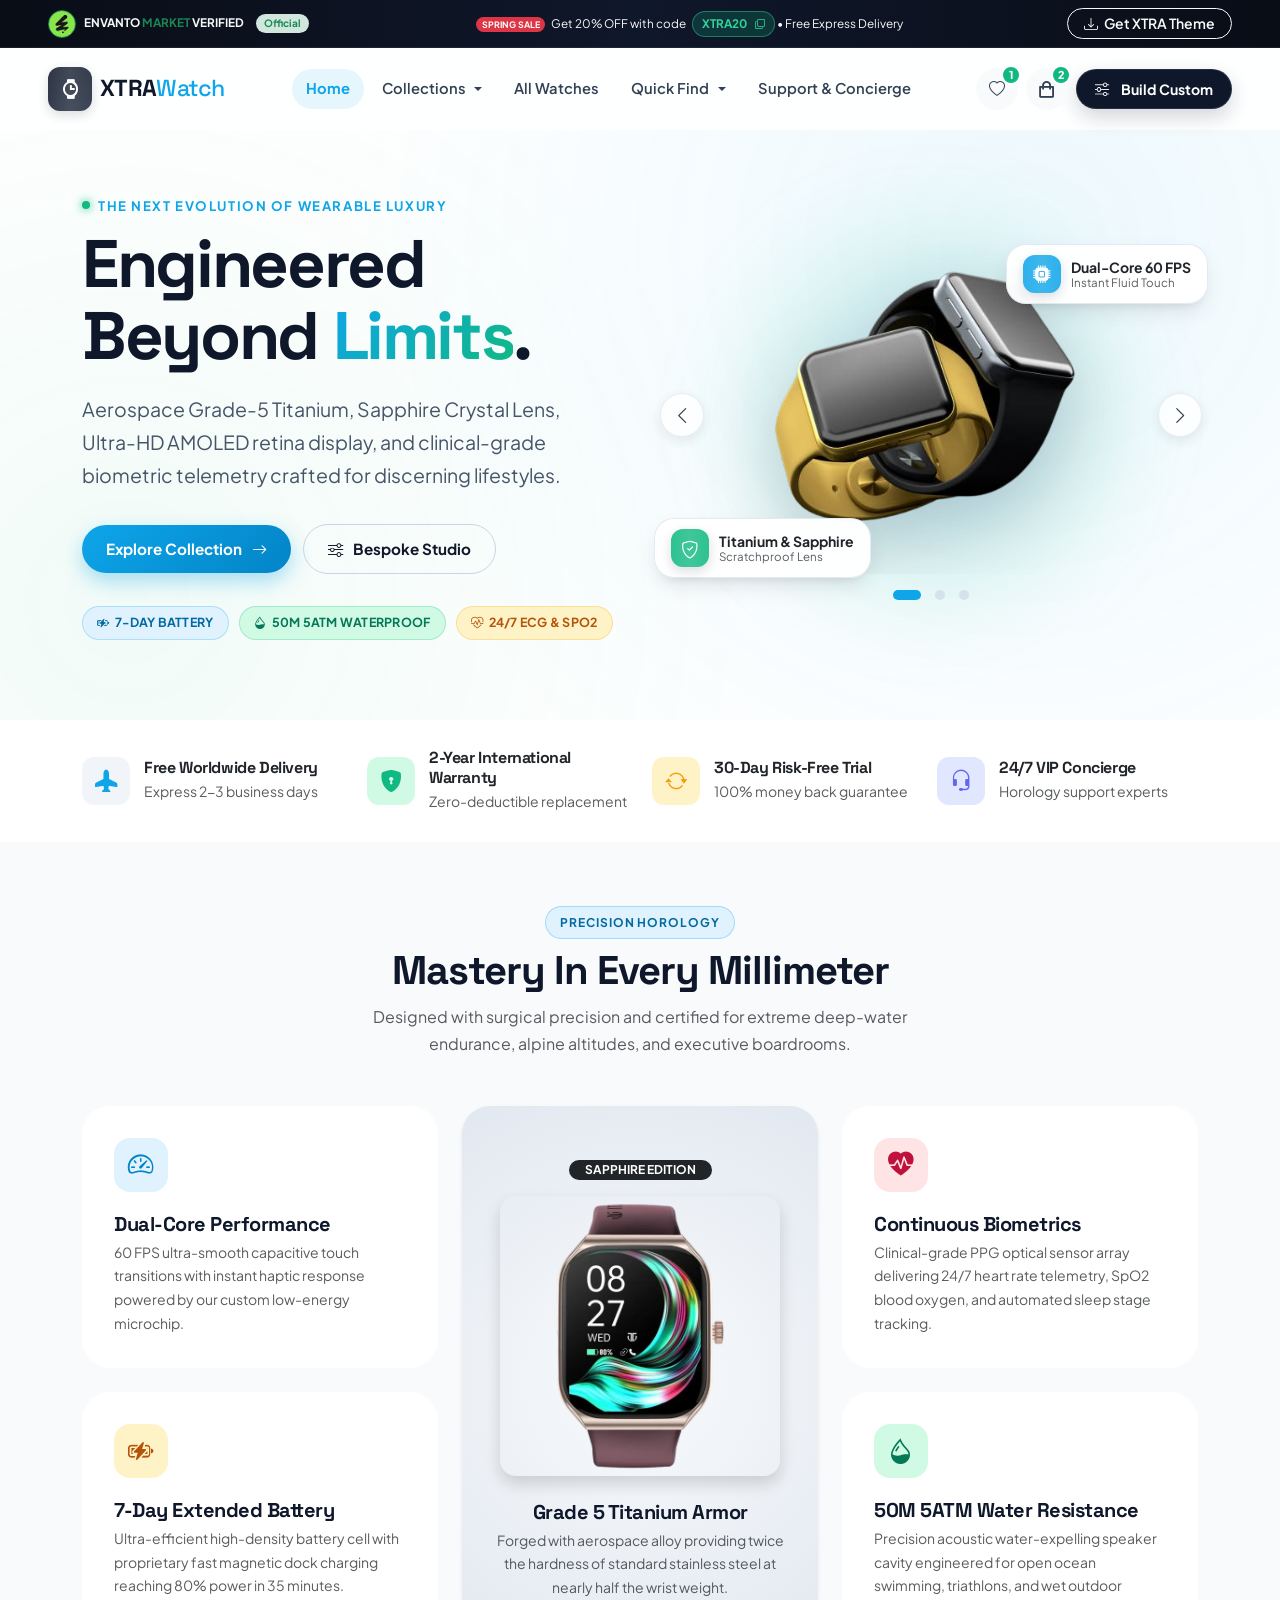
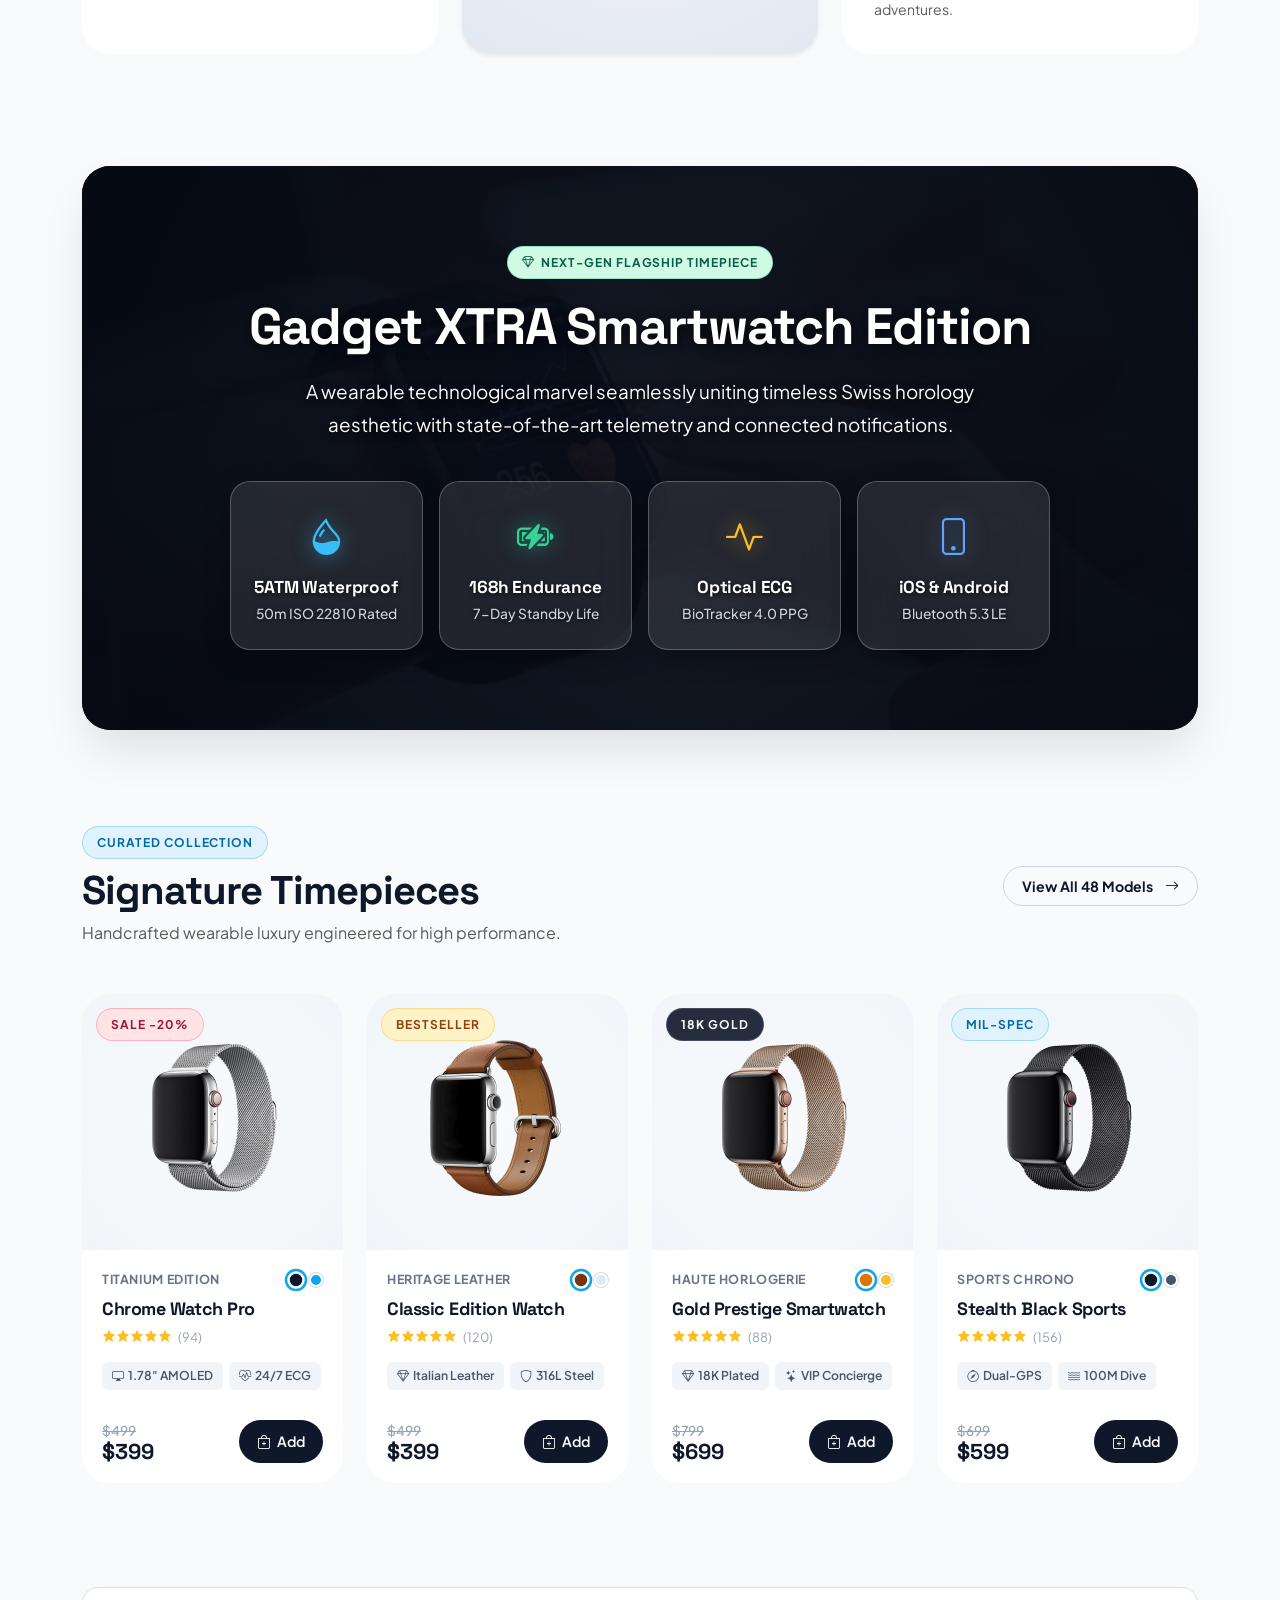
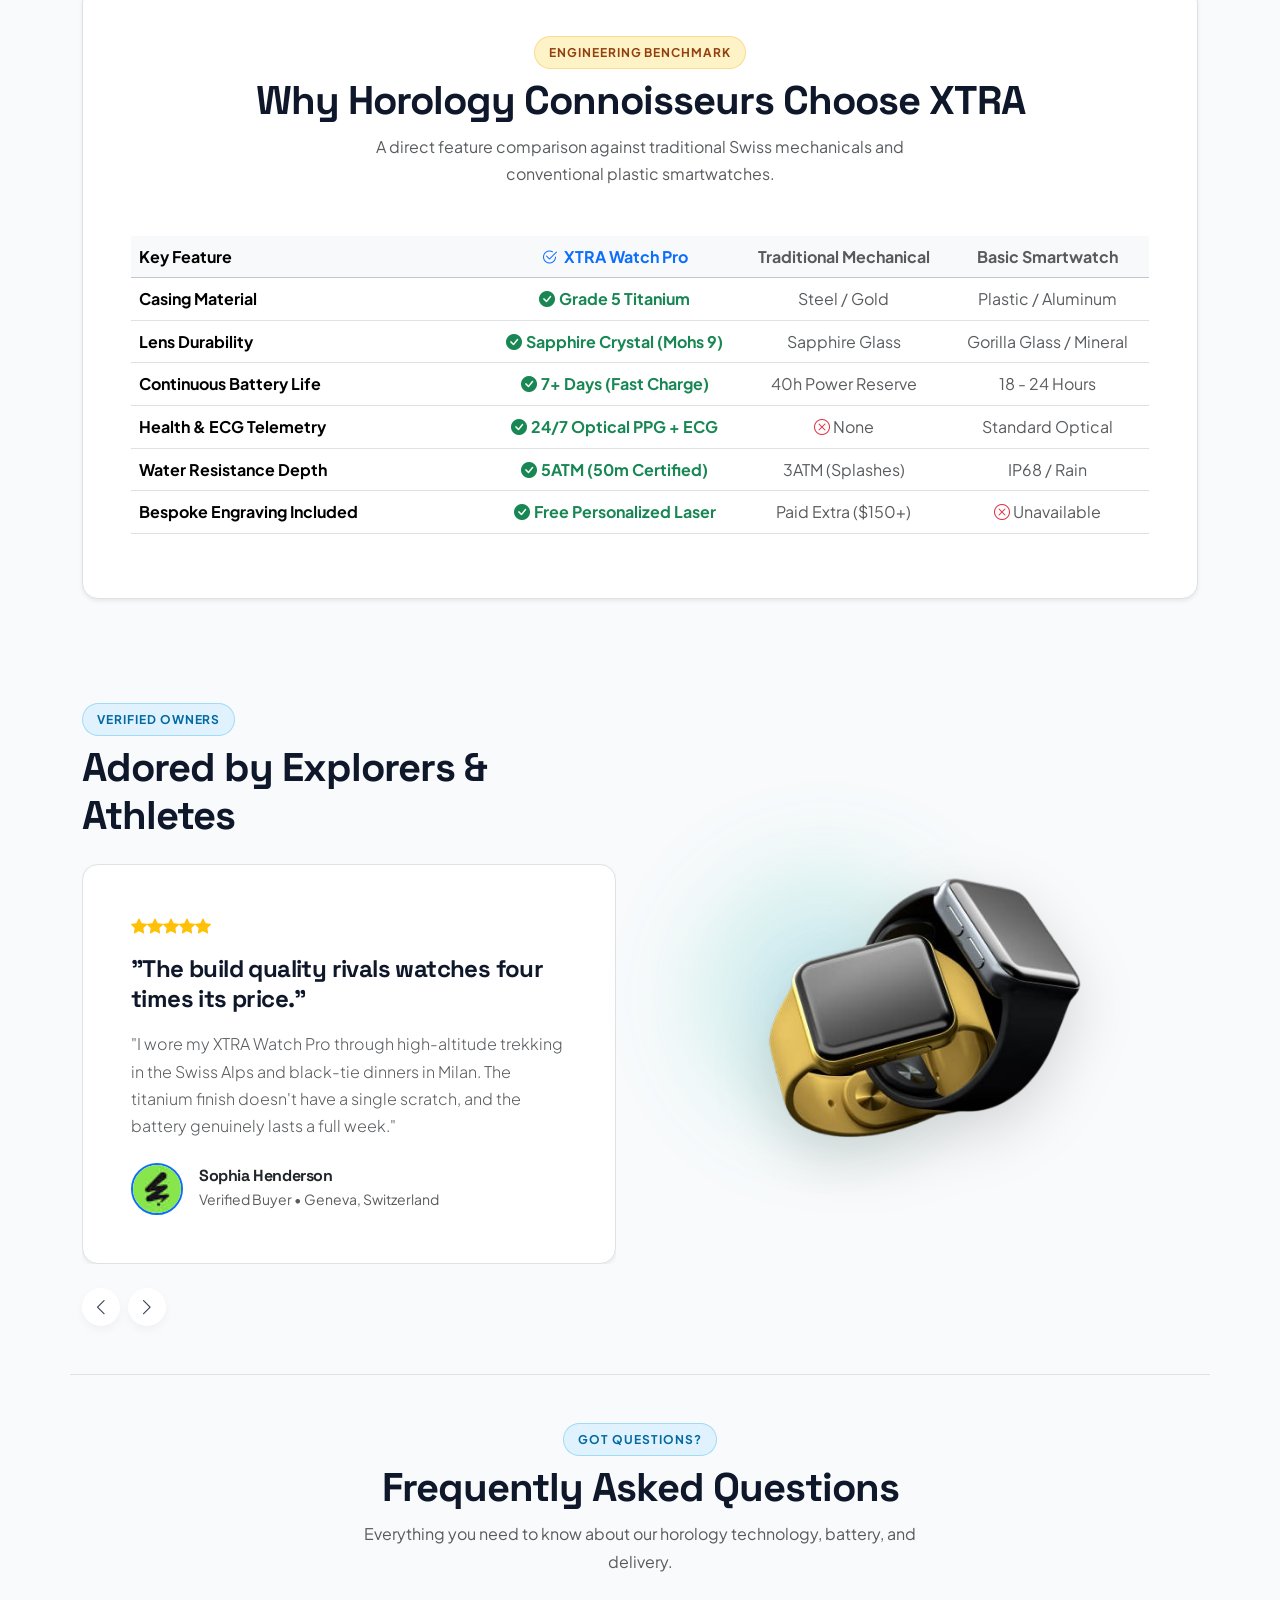
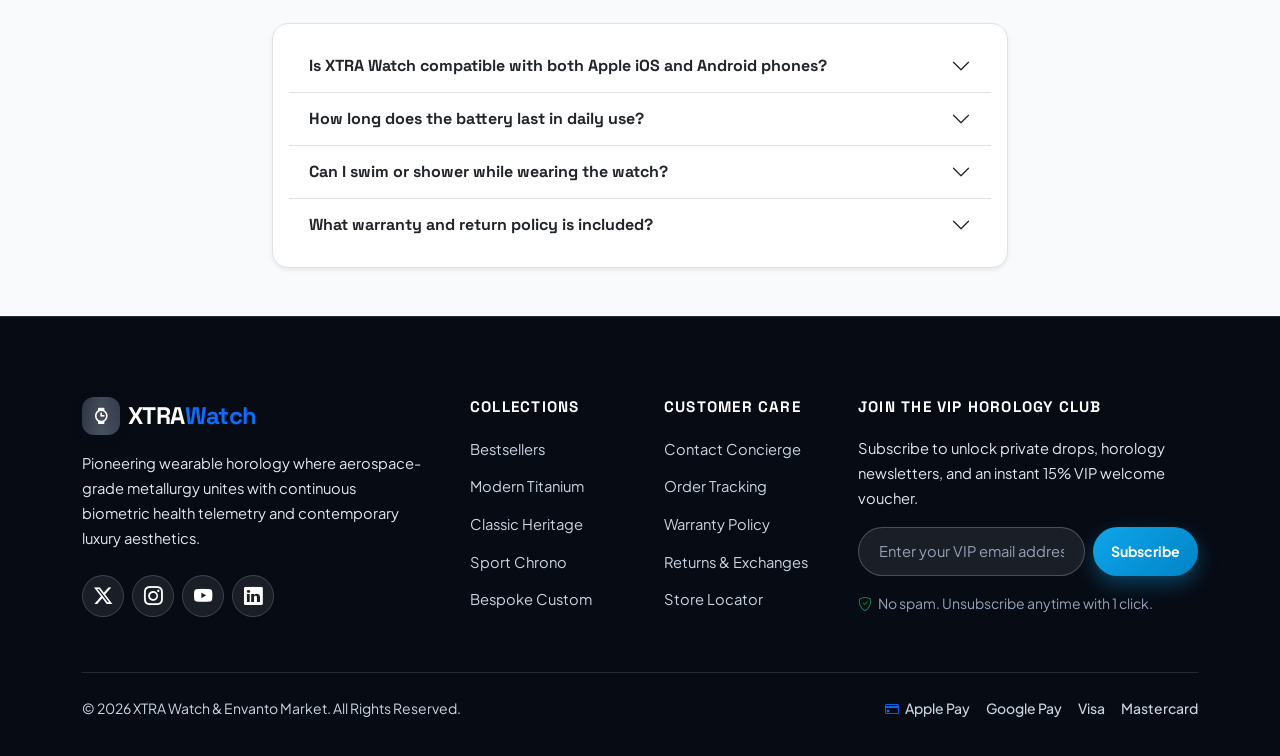
<file: index.html>
<!DOCTYPE html>
<html lang="en">
  <head>
    <meta charset="UTF-8" />
    <meta name="viewport" content="width=device-width, initial-scale=1.0" />
    <title>XTRA Watch | Ultra-Luxury Smartwatches & Timepieces</title>
    <link rel="icon" href="image/download.jpg" />

    <!-- Google Fonts & Icons -->
    <link rel="preconnect" href="https://fonts.googleapis.com" />
    <link rel="preconnect" href="https://fonts.gstatic.com" crossorigin />
    <link
      href="https://fonts.googleapis.com/css2?family=Plus+Jakarta+Sans:wght@300;400;500;600;700;800&family=Space+Grotesk:wght@500;600;700&display=swap"
      rel="stylesheet"
    />
    <link
      href="https://unpkg.com/boxicons@2.1.4/css/boxicons.min.css"
      rel="stylesheet"
    />
    <link
      rel="stylesheet"
      href="https://cdn.jsdelivr.net/npm/bootstrap-icons@1.11.3/font/bootstrap-icons.min.css"
    />
    <link rel="stylesheet" href="css/css/bootstrap.min.css" />
    <link rel="stylesheet" href="css/custom.css" />
  </head>
  <body>
    <!-- Top Announcement Bar -->
    <header class="top-ticker-bar">
      <div class="container-fluid px-3 px-lg-4 px-xl-5">
        <div class="row align-items-center text-center text-lg-start g-2">
          <div class="col-12 col-lg-4 d-none d-lg-flex align-items-center justify-content-start gap-2">
            <img
              src="image/download.jpg"
              alt="Envanto Partner"
              class="rounded-circle border border-success"
              style="width: 28px; height: 28px; object-fit: cover;"
            />
            <span class="fw-bold text-uppercase tracking-wider text-light small">
              Envanto <span class="text-success">Market</span> Verified
            </span>
            <span class="badge bg-success-subtle text-success py-1 px-2 rounded-pill small ms-1">Official</span>
          </div>

          <div class="col-12 col-lg-5 text-center">
            <p class="m-0 small text-light">
              <span class="badge bg-danger rounded-pill me-1">SPRING SALE</span>
              Get 20% OFF with code
              <a href="#" class="code-badge ms-1" data-copy-code="XTRA20" title="Click to copy promo code">
                XTRA20 <i class="bi bi-copy ms-1 small"></i>
              </a>
              • Free Express Delivery
            </p>
          </div>

          <div class="col-12 col-lg-3 text-center text-lg-end d-none d-lg-block">
            <a
              href="https://themeforest.net"
              target="_blank"
              rel="noopener noreferrer"
              class="btn btn-outline-light btn-sm rounded-pill px-3 py-1 small fw-semibold"
            >
              <i class="bi bi-download me-1"></i> Get XTRA Theme
            </a>
          </div>
        </div>
      </div>
    </header>

    <!-- Main Navigation Bar -->
    <nav class="navbar navbar-expand-lg navbar-luxury">
      <div class="container-fluid px-3 px-lg-4 px-xl-5">
        <!-- Brand -->
        <a href="index.html" class="navbar-brand d-flex align-items-center gap-2">
          <div class="brand-monogram">
            <i class="bx bxs-watch"></i>
          </div>
          <div class="brand-text">
            XTRA<span>Watch</span>
          </div>
        </a>

        <!-- Mobile Header Quick Actions (Wishlist & Cart accessible with 1 tap on phones) -->
        <div class="d-flex align-items-center gap-2 d-lg-none ms-auto me-2">
          <button
            type="button"
            class="nav-action-btn"
            title="Wishlist"
            data-bs-toggle="offcanvas"
            data-bs-target="#wishlistDrawer"
            aria-label="Wishlist"
          >
            <i class="bi bi-heart"></i>
            <span class="nav-action-badge wishlist-badge-count">1</span>
          </button>

          <button
            type="button"
            class="nav-action-btn"
            title="Cart"
            data-bs-toggle="offcanvas"
            data-bs-target="#cartDrawer"
            aria-label="Cart"
          >
            <i class="bx bx-shopping-bag fs-5"></i>
            <span class="nav-action-badge cart-badge-count">2</span>
          </button>
        </div>

        <!-- Mobile Toggler -->
        <button
          class="navbar-toggler border-0 shadow-none"
          type="button"
          data-bs-toggle="offcanvas"
          data-bs-target="#offcanvasNavbar"
          aria-controls="offcanvasNavbar"
          aria-label="Toggle navigation"
        >
          <span class="navbar-toggler-icon"></span>
        </button>

        <!-- Navbar Links & Offcanvas Drawer for Mobile -->
        <div
          class="offcanvas offcanvas-end"
          tabindex="-1"
          id="offcanvasNavbar"
          aria-labelledby="offcanvasNavbarLabel"
        >
          <div class="offcanvas-header border-bottom">
            <div class="d-flex align-items-center gap-2">
              <div class="brand-monogram" style="width: 36px; height: 36px; font-size: 1.2rem;">
                <i class="bx bxs-watch"></i>
              </div>
              <span class="fw-bold fs-5">XTRA Watch</span>
            </div>
            <button
              type="button"
              class="btn-close shadow-none"
              data-bs-dismiss="offcanvas"
              aria-label="Close"
            ></button>
          </div>

          <div class="offcanvas-body align-items-center">
            <ul class="navbar-nav mx-auto mb-2 mb-lg-0 gap-lg-1">
              <li class="nav-item">
                <a href="index.html" class="nav-link active">Home</a>
              </li>

              <li class="nav-item dropdown">
                <a
                  class="nav-link dropdown-toggle"
                  href="#"
                  role="button"
                  data-bs-toggle="dropdown"
                  aria-expanded="false"
                >
                  Collections
                </a>
                <ul class="dropdown-menu">
                  <li><span class="dropdown-header">Watch Editions</span></li>
                  <li>
                    <a class="dropdown-item" href="commponent/bestseller.html">
                      <span><i class="bi bi-star-fill text-warning me-2"></i> Bestseller Series</span>
                      <span class="badge bg-warning text-dark rounded-pill small">Top Rated</span>
                    </a>
                  </li>
                  <li>
                    <a class="dropdown-item" href="commponent/classic.html">
                      <span><i class="bi bi-gem text-primary me-2"></i> Classic Heritage</span>
                      <span class="badge bg-secondary-subtle text-secondary rounded-pill small">Leather</span>
                    </a>
                  </li>
                  <li>
                    <a class="dropdown-item" href="commponent/modern.html">
                      <span><i class="bi bi-cpu text-info me-2"></i> Modern Titanium</span>
                      <span class="badge bg-info-subtle text-info rounded-pill small">AMOLED</span>
                    </a>
                  </li>
                  <li>
                    <a class="dropdown-item" href="commponent/sport.html">
                      <span><i class="bi bi-speedometer2 text-danger me-2"></i> Sport Chrono</span>
                      <span class="badge bg-danger-subtle text-danger rounded-pill small">50M 5ATM</span>
                    </a>
                  </li>
                  <li><hr class="dropdown-divider my-2" /></li>
                  <li>
                    <a class="dropdown-item" href="commponent/custom.html">
                      <span><i class="bi bi-palette-fill text-success me-2"></i> Bespoke Customizer</span>
                      <span class="badge bg-success rounded-pill small">Studio</span>
                    </a>
                  </li>
                </ul>
              </li>

              <li class="nav-item">
                <a href="commponent/watch.html" class="nav-link">All Watches</a>
              </li>

              <li class="nav-item dropdown">
                <a
                  class="nav-link dropdown-toggle"
                  href="#"
                  role="button"
                  data-bs-toggle="dropdown"
                  aria-expanded="false"
                >
                  Quick Find
                </a>
                <ul class="dropdown-menu">
                  <li><span class="dropdown-header">Filter by Category</span></li>
                  <li>
                    <a class="dropdown-item" href="commponent/sport.html">
                      <span><i class="bi bi-water me-2 text-primary"></i> Sports & Divers</span>
                    </a>
                  </li>
                  <li>
                    <a class="dropdown-item" href="commponent/bestseller.html">
                      <span><i class="bi bi-fire me-2 text-danger"></i> Trending Smartwatches</span>
                    </a>
                  </li>
                  <li>
                    <a class="dropdown-item" href="commponent/classic.html">
                      <span><i class="bi bi-clock-history me-2 text-secondary"></i> Vintage Mechanical</span>
                    </a>
                  </li>
                  <li>
                    <a class="dropdown-item" href="commponent/custom.html">
                      <span><i class="bi bi-pen-fill me-2 text-warning"></i> Laser Custom Engraved</span>
                    </a>
                  </li>
                </ul>
              </li>

              <li class="nav-item">
                <a href="commponent/contact.html" class="nav-link">Support & Concierge</a>
              </li>
            </ul>

            <!-- Right Nav Actions (Desktop Buttons & Drawer Action) -->
            <div class="nav-cta-wrapper d-flex align-items-center justify-content-center justify-content-lg-end gap-2 mt-3 mt-lg-0">
              <!-- Desktop Wishlist Trigger -->
              <button
                type="button"
                class="nav-action-btn d-none d-lg-inline-flex"
                title="Wishlist"
                data-bs-toggle="offcanvas"
                data-bs-target="#wishlistDrawer"
                aria-label="Wishlist"
              >
                <i class="bi bi-heart"></i>
                <span class="nav-action-badge wishlist-badge-count">1</span>
              </button>

              <!-- Desktop Cart Trigger -->
              <button
                type="button"
                class="nav-action-btn d-none d-lg-inline-flex"
                title="Cart"
                data-bs-toggle="offcanvas"
                data-bs-target="#cartDrawer"
                aria-label="Cart"
              >
                <i class="bx bx-shopping-bag fs-5"></i>
                <span class="nav-action-badge cart-badge-count">2</span>
              </button>

              <a
                href="commponent/custom.html"
                class="btn-luxury-dark btn-luxury-sm text-center"
              >
                <i class="bi bi-sliders me-1"></i> Build Custom
              </a>
            </div>
          </div>
        </div>
      </div>
    </nav>

    <!-- Hero Section -->
    <section class="hero-wrapper">
      <div class="container">
        <div class="row align-items-center g-4 g-lg-5">
          <!-- Hero Left Content -->
          <div class="col-12 col-lg-6 text-center text-lg-start">
            <div class="hero-tag">
              <span class="tag-dot"></span>
              The Next Evolution of Wearable Luxury
            </div>

            <h1 class="hero-title">
              Engineered Beyond <span class="text-gradient">Limits</span>.
            </h1>

            <p class="hero-desc">
              Aerospace Grade-5 Titanium, Sapphire Crystal Lens, Ultra-HD AMOLED retina display, and clinical-grade biometric telemetry crafted for discerning lifestyles.
            </p>

            <div class="hero-cta-group mb-4">
              <a href="commponent/watch.html" class="btn-luxury-primary hero-btn">
                Explore Collection <i class="bi bi-arrow-right ms-1"></i>
              </a>
              <a href="commponent/custom.html" class="btn-luxury-outline hero-btn">
                <i class="bi bi-sliders me-1"></i> Bespoke Studio
              </a>
            </div>

            <!-- Mini Spec Pills in Hero -->
            <div class="hero-specs-row pt-2">
              <span class="hero-spec-pill pill-cyan">
                <i class="bi bi-battery-charging"></i> 7-Day Battery
              </span>
              <span class="hero-spec-pill pill-emerald">
                <i class="bi bi-droplet-half"></i> 50M 5ATM Waterproof
              </span>
              <span class="hero-spec-pill pill-gold">
                <i class="bi bi-heart-pulse"></i> 24/7 ECG & SpO2
              </span>
            </div>
          </div>

          <!-- Hero Right Showcase -->
          <div class="col-12 col-lg-6">
            <div class="hero-product-showcase">
              <div class="hero-glow-backdrop"></div>

              <!-- Floating Spec Pill Top Right (Desktop Only) -->
              <div class="hero-floating-pill pill-top-right d-none d-lg-flex">
                <div class="brand-monogram" style="width: 38px; height: 38px; font-size: 1.1rem; background: var(--color-primary); flex-shrink: 0;">
                  <i class="bi bi-cpu-fill"></i>
                </div>
                <div>
                  <div class="fw-bold small text-dark" style="line-height: 1.2;">Dual-Core 60 FPS</div>
                  <div class="small text-muted" style="font-size: 0.72rem; line-height: 1.2;">Instant Fluid Touch</div>
                </div>
              </div>

              <!-- Main Hero Watch Image Carousel -->
              <div id="heroWatchSlider" class="carousel slide carousel-fade hero-watch-slider" data-bs-ride="carousel" data-bs-interval="4000">
                <div class="carousel-inner text-center">
                  <div class="carousel-item active">
                    <img
                      src="image/watch-removebg-preview.png"
                      alt="XTRA Smartwatch Duo"
                      class="hero-watch-img mx-auto d-block"
                    />
                  </div>
                  <div class="carousel-item">
                    <img
                      src="image/watch1-removebg-preview.png"
                      alt="XTRA Smartwatch Solo"
                      class="hero-watch-img mx-auto d-block"
                    />
                  </div>
                  <div class="carousel-item">
                    <img
                      src="watch/watch-1.png"
                      alt="XTRA Chrome Titanium"
                      class="hero-watch-img mx-auto d-block"
                    />
                  </div>
                </div>

                <!-- Carousel Controls (Sleek Glass Round Arrow Buttons) -->
                <button class="hero-carousel-arrow hero-arrow-prev" type="button" data-bs-target="#heroWatchSlider" data-bs-slide="prev" aria-label="Previous">
                  <i class="bi bi-chevron-left"></i>
                </button>
                <button class="hero-carousel-arrow hero-arrow-next" type="button" data-bs-target="#heroWatchSlider" data-bs-slide="next" aria-label="Next">
                  <i class="bi bi-chevron-right"></i>
                </button>

                <!-- Carousel Indicators (Pill Dots) -->
                <div class="carousel-indicators hero-carousel-indicators">
                  <button type="button" data-bs-target="#heroWatchSlider" data-bs-slide-to="0" class="active" aria-current="true" aria-label="Slide 1"></button>
                  <button type="button" data-bs-target="#heroWatchSlider" data-bs-slide-to="1" aria-label="Slide 2"></button>
                  <button type="button" data-bs-target="#heroWatchSlider" data-bs-slide-to="2" aria-label="Slide 3"></button>
                </div>
              </div>

              <!-- Floating Spec Pill Bottom Left (Desktop Only) -->
              <div class="hero-floating-pill pill-bottom-left d-none d-lg-flex">
                <div class="brand-monogram" style="width: 38px; height: 38px; font-size: 1.1rem; background: var(--color-emerald); flex-shrink: 0;">
                  <i class="bi bi-shield-check"></i>
                </div>
                <div>
                  <div class="fw-bold small text-dark" style="line-height: 1.2;">Titanium & Sapphire</div>
                  <div class="small text-muted" style="font-size: 0.72rem; line-height: 1.2;">Scratchproof Lens</div>
                </div>
              </div>
            </div>
          </div>
        </div>
      </div>
    </section>

    <!-- Trust & Quality Strip -->
    <section class="trust-bar">
      <div class="container">
        <div class="row g-4 align-items-center">
          <div class="col-6 col-md-3">
            <div class="trust-item">
              <div class="trust-icon-box">
                <i class="bi bi-airplane-fill"></i>
              </div>
              <div>
                <h6 class="fw-bold mb-0 text-dark">Free Worldwide Delivery</h6>
                <small class="text-muted">Express 2-3 business days</small>
              </div>
            </div>
          </div>

          <div class="col-6 col-md-3">
            <div class="trust-item">
              <div class="trust-icon-box" style="color: var(--color-emerald); background: var(--color-emerald-light);">
                <i class="bi bi-shield-lock-fill"></i>
              </div>
              <div>
                <h6 class="fw-bold mb-0 text-dark">2-Year International Warranty</h6>
                <small class="text-muted">Zero-deductible replacement</small>
              </div>
            </div>
          </div>

          <div class="col-6 col-md-3">
            <div class="trust-item">
              <div class="trust-icon-box" style="color: var(--color-gold); background: var(--color-gold-light);">
                <i class="bi bi-arrow-repeat"></i>
              </div>
              <div>
                <h6 class="fw-bold mb-0 text-dark">30-Day Risk-Free Trial</h6>
                <small class="text-muted">100% money back guarantee</small>
              </div>
            </div>
          </div>

          <div class="col-6 col-md-3">
            <div class="trust-item">
              <div class="trust-icon-box" style="color: #6366f1; background: #e0e7ff;">
                <i class="bi bi-headset"></i>
              </div>
              <div>
                <h6 class="fw-bold mb-0 text-dark">24/7 VIP Concierge</h6>
                <small class="text-muted">Horology support experts</small>
              </div>
            </div>
          </div>
        </div>
      </div>
    </section>

    <!-- Bento Grid / Engineering Highlights -->
    <section class="container py-4 py-lg-5 my-2 my-lg-3">
      <div class="text-center mb-4 mb-lg-5">
        <span class="badge-luxury badge-luxury-cyan mb-2">PRECISION HOROLOGY</span>
        <h2 class="display-6 fw-bold">Mastery In Every Millimeter</h2>
        <p class="text-muted mx-auto" style="max-width: 620px;">
          Designed with surgical precision and certified for extreme deep-water endurance, alpine altitudes, and executive boardrooms.
        </p>
      </div>

      <div class="row g-2 g-lg-4 align-items-stretch">
        <!-- Left Column -->
        <div class="col-12 col-lg-4 d-flex flex-column gap-2 gap-lg-4">
          <div class="bento-card bento-feature-card">
            <div class="bento-icon icon-cyan">
              <i class="bi bi-speedometer2"></i>
            </div>
            <div class="bento-card-body">
              <h4 class="bento-title fw-bold mb-1">Dual-Core Performance</h4>
              <p class="bento-desc text-muted small mb-0">
                60 FPS ultra-smooth capacitive touch transitions with instant haptic response powered by our custom low-energy microchip.
              </p>
            </div>
          </div>

          <div class="bento-card bento-feature-card">
            <div class="bento-icon icon-gold">
              <i class="bi bi-battery-charging"></i>
            </div>
            <div class="bento-card-body">
              <h4 class="bento-title fw-bold mb-1">7-Day Extended Battery</h4>
              <p class="bento-desc text-muted small mb-0">
                Ultra-efficient high-density battery cell with proprietary fast magnetic dock charging reaching 80% power in 35 minutes.
              </p>
            </div>
          </div>
        </div>

        <!-- Center Showcase -->
        <div class="col-12 col-lg-4">
          <div class="center-showcase-box shadow-sm">
            <span class="badge bg-dark text-white rounded-pill px-3 py-1 small mb-2 mb-lg-3">SAPPHIRE EDITION</span>
            <img
              src="image/img.jpg"
              alt="XTRA Watch Engineering Centerpiece"
              class="img-fluid rounded-4 shadow mb-3 mb-lg-4"
              style="max-height: 280px; object-fit: cover;"
            />
            <h4 class="center-showcase-title fw-bold mb-1">Grade 5 Titanium Armor</h4>
            <p class="center-showcase-desc text-muted small mb-0">
              Forged with aerospace alloy providing twice the hardness of standard stainless steel at nearly half the wrist weight.
            </p>
          </div>
        </div>

        <!-- Right Column -->
        <div class="col-12 col-lg-4 d-flex flex-column gap-2 gap-lg-4">
          <div class="bento-card bento-feature-card">
            <div class="bento-icon icon-rose">
              <i class="bi bi-heart-pulse-fill"></i>
            </div>
            <div class="bento-card-body">
              <h4 class="bento-title fw-bold mb-1">Continuous Biometrics</h4>
              <p class="bento-desc text-muted small mb-0">
                Clinical-grade PPG optical sensor array delivering 24/7 heart rate telemetry, SpO2 blood oxygen, and automated sleep stage tracking.
              </p>
            </div>
          </div>

          <div class="bento-card bento-feature-card">
            <div class="bento-icon icon-emerald">
              <i class="bi bi-droplet-half"></i>
            </div>
            <div class="bento-card-body">
              <h4 class="bento-title fw-bold mb-1">50M 5ATM Water Resistance</h4>
              <p class="bento-desc text-muted small mb-0">
                Precision acoustic water-expelling speaker cavity engineered for open ocean swimming, triathlons, and wet outdoor adventures.
              </p>
            </div>
          </div>
        </div>
      </div>
    </section>

    <!-- Full-Width Luxury Tech Feature Banner -->
    <section class="container py-2">
      <div class="luxury-banner">
        <img
          src="image/image2.jpg"
          alt="Gadget XTRA Smartwatch Banner"
          class="luxury-banner-bg"
        />
        <div class="luxury-banner-content">
          <span class="badge-luxury badge-luxury-emerald mb-3">
            <i class="bi bi-gem"></i> Next-Gen Flagship Timepiece
          </span>
          <h2>Gadget XTRA Smartwatch Edition</h2>
          <p class="lead text-white mx-auto" style="max-width: 700px;">
            A wearable technological marvel seamlessly uniting timeless Swiss horology aesthetic with state-of-the-art telemetry and connected notifications.
          </p>

          <div class="feature-glass-grid">
            <div class="feature-glass-box">
              <i class="bi bi-droplet-half text-info"></i>
              <h6 class="fw-bold mb-1 text-white">5ATM Waterproof</h6>
              <small class="text-white-50">50m ISO 22810 Rated</small>
            </div>
            <div class="feature-glass-box">
              <i class="bi bi-battery-charging text-success"></i>
              <h6 class="fw-bold mb-1 text-white">168h Endurance</h6>
              <small class="text-white-50">7-Day Standby Life</small>
            </div>
            <div class="feature-glass-box">
              <i class="bi bi-activity text-warning"></i>
              <h6 class="fw-bold mb-1 text-white">Optical ECG</h6>
              <small class="text-white-50">BioTracker 4.0 PPG</small>
            </div>
            <div class="feature-glass-box">
              <i class="bi bi-phone text-primary"></i>
              <h6 class="fw-bold mb-1 text-white">iOS & Android</h6>
              <small class="text-white-50">Bluetooth 5.3 LE</small>
            </div>
          </div>
        </div>
      </div>
    </section>

    <!-- Featured Products Showcase Section -->
    <section class="container py-5">
      <div class="d-flex flex-column flex-md-row justify-content-between align-items-center mb-5 gap-3">
        <div>
          <span class="badge-luxury badge-luxury-cyan mb-2">CURATED COLLECTION</span>
          <h2 class="display-6 fw-bold mb-1">Signature Timepieces</h2>
          <p class="text-muted mb-0">Handcrafted wearable luxury engineered for high performance.</p>
        </div>
        <div class="d-flex gap-2">
          <a href="commponent/watch.html" class="btn-luxury-outline btn-luxury-sm">
            View All 48 Models <i class="bi bi-arrow-right ms-1"></i>
          </a>
        </div>
      </div>

      <div class="row g-2 g-md-4">
        <!-- Product 1: Chrome Watch Pro -->
        <div class="col-6 col-lg-3">
          <div class="product-card" data-product-card data-product-title="Chrome Watch Pro" data-product-category="Smart Tech">
            <div class="product-media-wrapper">
              <div class="product-badge-overlay">
                <span class="badge-luxury badge-luxury-rose">SALE -20%</span>
              </div>
              <div class="product-actions-bar">
                <button
                  type="button"
                  class="action-btn-circle"
                  data-wishlist-id="prod-1"
                  data-wishlist-title="Chrome Watch Pro"
                  title="Save to Wishlist"
                  aria-label="Wishlist"
                >
                  <i class="bi bi-heart"></i>
                </button>
                <button
                  type="button"
                  class="action-btn-circle"
                  data-quick-view="prod-1"
                  title="Quick View"
                  aria-label="Quick View"
                >
                  <i class="bi bi-eye"></i>
                </button>
              </div>
              <img src="watch/watch-1.png" alt="Chrome Watch Pro" loading="lazy" />
            </div>

            <div class="product-body">
              <div class="product-category-row">
                <span class="product-category">Titanium Edition</span>
                <div class="color-dots-group">
                  <span class="color-dot-choice active" style="background: #0f172a;" data-color-name="Obsidian Black" title="Obsidian Black"></span>
                  <span class="color-dot-choice" style="background: #0ea5e9;" data-color-name="Cyan Ocean" title="Cyan Ocean"></span>
                </div>
              </div>

              <h3 class="product-title">
                <a href="commponent/modern.html">Chrome Watch Pro</a>
              </h3>

              <div class="rating-row">
                <div class="rating-stars">
                  <i class="bx bxs-star"></i><i class="bx bxs-star"></i><i class="bx bxs-star"></i><i class="bx bxs-star"></i><i class="bx bxs-star"></i>
                </div>
                <span class="rating-count">(94)</span>
              </div>

              <div class="spec-chips">
                <span class="spec-chip"><i class="bi bi-display"></i> 1.78" AMOLED</span>
                <span class="spec-chip"><i class="bi bi-heart-pulse"></i> 24/7 ECG</span>
              </div>

              <div class="product-footer-row">
                <div class="product-price-box">
                  <span class="price-original">$499</span>
                  <span class="price-current">$399</span>
                </div>
                <button
                  type="button"
                  class="btn-add-cart-fast"
                  data-add-cart
                  data-product-id="prod-1"
                  data-product-title="Chrome Watch Pro"
                  data-product-price="399"
                  data-product-image="watch/watch-1.png"
                  data-product-finish="Obsidian Black"
                >
                  <i class="bi bi-bag-plus"></i> Add
                </button>
              </div>
            </div>
          </div>
        </div>

        <!-- Product 2: Classic Edition Watch -->
        <div class="col-6 col-lg-3">
          <div class="product-card" data-product-card data-product-title="Classic Edition Watch" data-product-category="Heritage Classic">
            <div class="product-media-wrapper">
              <div class="product-badge-overlay">
                <span class="badge-luxury badge-luxury-gold">BESTSELLER</span>
              </div>
              <div class="product-actions-bar">
                <button
                  type="button"
                  class="action-btn-circle"
                  data-wishlist-id="prod-2"
                  data-wishlist-title="Classic Edition Watch"
                  title="Save to Wishlist"
                  aria-label="Wishlist"
                >
                  <i class="bi bi-heart"></i>
                </button>
                <button
                  type="button"
                  class="action-btn-circle"
                  data-quick-view="prod-2"
                  title="Quick View"
                  aria-label="Quick View"
                >
                  <i class="bi bi-eye"></i>
                </button>
              </div>
              <img src="watch/watch-2.png" alt="Classic Edition Watch" loading="lazy" />
            </div>

            <div class="product-body">
              <div class="product-category-row">
                <span class="product-category">Heritage Leather</span>
                <div class="color-dots-group">
                  <span class="color-dot-choice active" style="background: #78350f;" data-color-name="Cognac Leather" title="Cognac Leather"></span>
                  <span class="color-dot-choice" style="background: #e2e8f0;" data-color-name="Steel Silver" title="Steel Silver"></span>
                </div>
              </div>

              <h3 class="product-title">
                <a href="commponent/classic.html">Classic Edition Watch</a>
              </h3>

              <div class="rating-row">
                <div class="rating-stars">
                  <i class="bx bxs-star"></i><i class="bx bxs-star"></i><i class="bx bxs-star"></i><i class="bx bxs-star"></i><i class="bx bxs-star"></i>
                </div>
                <span class="rating-count">(120)</span>
              </div>

              <div class="spec-chips">
                <span class="spec-chip"><i class="bi bi-gem"></i> Italian Leather</span>
                <span class="spec-chip"><i class="bi bi-shield"></i> 316L Steel</span>
              </div>

              <div class="product-footer-row">
                <div class="product-price-box">
                  <span class="price-original">$499</span>
                  <span class="price-current">$399</span>
                </div>
                <button
                  type="button"
                  class="btn-add-cart-fast"
                  data-add-cart
                  data-product-id="prod-2"
                  data-product-title="Classic Edition Watch"
                  data-product-price="399"
                  data-product-image="watch/watch-2.png"
                  data-product-finish="Cognac Leather"
                >
                  <i class="bi bi-bag-plus"></i> Add
                </button>
              </div>
            </div>
          </div>
        </div>

        <!-- Product 3: Gold Prestige Smartwatch -->
        <div class="col-6 col-lg-3">
          <div class="product-card" data-product-card data-product-title="Gold Prestige Smartwatch" data-product-category="Luxury Gold">
            <div class="product-media-wrapper">
              <div class="product-badge-overlay">
                <span class="badge-luxury badge-luxury-dark">18K GOLD</span>
              </div>
              <div class="product-actions-bar">
                <button
                  type="button"
                  class="action-btn-circle"
                  data-wishlist-id="prod-3"
                  data-wishlist-title="Gold Prestige Smartwatch"
                  title="Save to Wishlist"
                  aria-label="Wishlist"
                >
                  <i class="bi bi-heart"></i>
                </button>
                <button
                  type="button"
                  class="action-btn-circle"
                  data-quick-view="prod-3"
                  title="Quick View"
                  aria-label="Quick View"
                >
                  <i class="bi bi-eye"></i>
                </button>
              </div>
              <img src="watch/gold-watch.png" alt="Gold Prestige Smartwatch" loading="lazy" />
            </div>

            <div class="product-body">
              <div class="product-category-row">
                <span class="product-category">Haute Horlogerie</span>
                <div class="color-dots-group">
                  <span class="color-dot-choice active" style="background: #d97706;" data-color-name="18K Gold" title="18K Gold"></span>
                  <span class="color-dot-choice" style="background: #fbbf24;" data-color-name="Champagne" title="Champagne"></span>
                </div>
              </div>

              <h3 class="product-title">
                <a href="commponent/custom.html">Gold Prestige Smartwatch</a>
              </h3>

              <div class="rating-row">
                <div class="rating-stars">
                  <i class="bx bxs-star"></i><i class="bx bxs-star"></i><i class="bx bxs-star"></i><i class="bx bxs-star"></i><i class="bx bxs-star"></i>
                </div>
                <span class="rating-count">(88)</span>
              </div>

              <div class="spec-chips">
                <span class="spec-chip"><i class="bi bi-gem"></i> 18K Plated</span>
                <span class="spec-chip"><i class="bi bi-stars"></i> VIP Concierge</span>
              </div>

              <div class="product-footer-row">
                <div class="product-price-box">
                  <span class="price-original">$799</span>
                  <span class="price-current">$699</span>
                </div>
                <button
                  type="button"
                  class="btn-add-cart-fast"
                  data-add-cart
                  data-product-id="prod-3"
                  data-product-title="Gold Prestige Smartwatch"
                  data-product-price="699"
                  data-product-image="watch/gold-watch.png"
                  data-product-finish="18K Gold"
                >
                  <i class="bi bi-bag-plus"></i> Add
                </button>
              </div>
            </div>
          </div>
        </div>

        <!-- Product 4: Stealth Black Sports -->
        <div class="col-6 col-lg-3">
          <div class="product-card" data-product-card data-product-title="Stealth Black Sports" data-product-category="Sport Chrono">
            <div class="product-media-wrapper">
              <div class="product-badge-overlay">
                <span class="badge-luxury badge-luxury-cyan">MIL-SPEC</span>
              </div>
              <div class="product-actions-bar">
                <button
                  type="button"
                  class="action-btn-circle"
                  data-wishlist-id="prod-4"
                  data-wishlist-title="Stealth Black Sports"
                  title="Save to Wishlist"
                  aria-label="Wishlist"
                >
                  <i class="bi bi-heart"></i>
                </button>
                <button
                  type="button"
                  class="action-btn-circle"
                  data-quick-view="prod-4"
                  title="Quick View"
                  aria-label="Quick View"
                >
                  <i class="bi bi-eye"></i>
                </button>
              </div>
              <img src="watch/black-watch.png" alt="Stealth Black Sports" loading="lazy" />
            </div>

            <div class="product-body">
              <div class="product-category-row">
                <span class="product-category">Sports Chrono</span>
                <div class="color-dots-group">
                  <span class="color-dot-choice active" style="background: #0f172a;" data-color-name="Matte DLC Black" title="Matte DLC Black"></span>
                  <span class="color-dot-choice" style="background: #475569;" data-color-name="Gunmetal Gray" title="Gunmetal Gray"></span>
                </div>
              </div>

              <h3 class="product-title">
                <a href="commponent/sport.html">Stealth Black Sports</a>
              </h3>

              <div class="rating-row">
                <div class="rating-stars">
                  <i class="bx bxs-star"></i><i class="bx bxs-star"></i><i class="bx bxs-star"></i><i class="bx bxs-star"></i><i class="bx bxs-star"></i>
                </div>
                <span class="rating-count">(156)</span>
              </div>

              <div class="spec-chips">
                <span class="spec-chip"><i class="bi bi-compass"></i> Dual-GPS</span>
                <span class="spec-chip"><i class="bi bi-water"></i> 100M Dive</span>
              </div>

              <div class="product-footer-row">
                <div class="product-price-box">
                  <span class="price-original">$699</span>
                  <span class="price-current">$599</span>
                </div>
                <button
                  type="button"
                  class="btn-add-cart-fast"
                  data-add-cart
                  data-product-id="prod-4"
                  data-product-title="Stealth Black Sports"
                  data-product-price="599"
                  data-product-image="watch/black-watch.png"
                  data-product-finish="Matte DLC Black"
                >
                  <i class="bi bi-bag-plus"></i> Add
                </button>
              </div>
            </div>
          </div>
        </div>
      </div>
    </section>

    <!-- Comparison Matrix Section -->
    <section class="container py-5 my-2">
      <div class="bg-white border rounded-4 p-4 p-lg-5 shadow-sm">
        <div class="text-center mb-5">
          <span class="badge-luxury badge-luxury-gold mb-2">ENGINEERING BENCHMARK</span>
          <h2 class="display-6 fw-bold">Why Horology Connoisseurs Choose XTRA</h2>
          <p class="text-muted mx-auto" style="max-width: 600px;">
            A direct feature comparison against traditional Swiss mechanicals and conventional plastic smartwatches.
          </p>
        </div>

        <div class="table-responsive">
          <table class="table table-hover align-middle">
            <thead class="table-light">
              <tr>
                <th scope="col" style="width: 35%;">Key Feature</th>
                <th scope="col" class="text-center text-primary fw-bold" style="width: 25%;">
                  <i class="bi bi-check2-circle me-1"></i> XTRA Watch Pro
                </th>
                <th scope="col" class="text-center text-muted" style="width: 20%;">Traditional Mechanical</th>
                <th scope="col" class="text-center text-muted" style="width: 20%;">Basic Smartwatch</th>
              </tr>
            </thead>
            <tbody>
              <tr>
                <td class="fw-bold">Casing Material</td>
                <td class="text-center text-success fw-bold"><i class="bi bi-check-circle-fill me-1"></i>Grade 5 Titanium</td>
                <td class="text-center text-muted">Steel / Gold</td>
                <td class="text-center text-muted">Plastic / Aluminum</td>
              </tr>
              <tr>
                <td class="fw-bold">Lens Durability</td>
                <td class="text-center text-success fw-bold"><i class="bi bi-check-circle-fill me-1"></i>Sapphire Crystal (Mohs 9)</td>
                <td class="text-center text-muted">Sapphire Glass</td>
                <td class="text-center text-muted">Gorilla Glass / Mineral</td>
              </tr>
              <tr>
                <td class="fw-bold">Continuous Battery Life</td>
                <td class="text-center text-success fw-bold"><i class="bi bi-check-circle-fill me-1"></i>7+ Days (Fast Charge)</td>
                <td class="text-center text-muted">40h Power Reserve</td>
                <td class="text-center text-muted">18 - 24 Hours</td>
              </tr>
              <tr>
                <td class="fw-bold">Health & ECG Telemetry</td>
                <td class="text-center text-success fw-bold"><i class="bi bi-check-circle-fill me-1"></i>24/7 Optical PPG + ECG</td>
                <td class="text-center text-muted"><i class="bi bi-x-circle text-danger"></i> None</td>
                <td class="text-center text-muted">Standard Optical</td>
              </tr>
              <tr>
                <td class="fw-bold">Water Resistance Depth</td>
                <td class="text-center text-success fw-bold"><i class="bi bi-check-circle-fill me-1"></i>5ATM (50m Certified)</td>
                <td class="text-center text-muted">3ATM (Splashes)</td>
                <td class="text-center text-muted">IP68 / Rain</td>
              </tr>
              <tr>
                <td class="fw-bold">Bespoke Engraving Included</td>
                <td class="text-center text-success fw-bold"><i class="bi bi-check-circle-fill me-1"></i>Free Personalized Laser</td>
                <td class="text-center text-muted">Paid Extra ($150+)</td>
                <td class="text-center text-muted"><i class="bi bi-x-circle text-danger"></i> Unavailable</td>
              </tr>
            </tbody>
          </table>
        </div>
      </div>
    </section>

    <!-- Testimonials Section -->
    <section class="container py-5">
      <div class="row align-items-center g-4 g-lg-5">
        <div class="col-12 col-lg-6">
          <span class="badge-luxury badge-luxury-cyan mb-2">VERIFIED OWNERS</span>
          <h2 class="display-6 fw-bold mb-4">Adored by Explorers & Athletes</h2>

          <div id="testimonialCarousel" class="carousel slide" data-bs-ride="carousel" data-bs-interval="5000">
            <div class="carousel-inner">
              <div class="carousel-item active">
                <div class="p-4 p-md-5 bg-white rounded-4 border shadow-sm">
                  <div class="text-warning mb-3">
                    <i class="bi bi-star-fill"></i><i class="bi bi-star-fill"></i><i class="bi bi-star-fill"></i><i class="bi bi-star-fill"></i><i class="bi bi-star-fill"></i>
                  </div>
                  <h4 class="fw-bold mb-3">"The build quality rivals watches four times its price."</h4>
                  <p class="lead text-muted fs-6 mb-4">
                    "I wore my XTRA Watch Pro through high-altitude trekking in the Swiss Alps and black-tie dinners in Milan. The titanium finish doesn't have a single scratch, and the battery genuinely lasts a full week."
                  </p>
                  <div class="d-flex align-items-center gap-3">
                    <img
                      src="image/download.jpg"
                      alt="Sophia Henderson"
                      class="rounded-circle border border-2 border-primary"
                      style="width: 52px; height: 52px; object-fit: cover;"
                    />
                    <div>
                      <h6 class="fw-bold mb-0 text-dark">Sophia Henderson</h6>
                      <small class="text-muted">Verified Buyer • Geneva, Switzerland</small>
                    </div>
                  </div>
                </div>
              </div>

              <div class="carousel-item">
                <div class="p-4 p-md-5 bg-white rounded-4 border shadow-sm">
                  <div class="text-warning mb-3">
                    <i class="bi bi-star-fill"></i><i class="bi bi-star-fill"></i><i class="bi bi-star-fill"></i><i class="bi bi-star-fill"></i><i class="bi bi-star-fill"></i>
                  </div>
                  <h4 class="fw-bold mb-3">"The GPS precision and heart rate telemetry are medical grade."</h4>
                  <p class="lead text-muted fs-6 mb-4">
                    "Training for Ironman triathlons requires rigorous data. The water resistance is flawless during open ocean swims, and the AMOLED display remains crystal clear under blinding direct sunlight."
                  </p>
                  <div class="d-flex align-items-center gap-3">
                    <img
                      src="image/download.jpg"
                      alt="Marcus Vance"
                      class="rounded-circle border border-2 border-success"
                      style="width: 52px; height: 52px; object-fit: cover;"
                    />
                    <div>
                      <h6 class="fw-bold mb-0 text-dark">Marcus Vance</h6>
                      <small class="text-muted">Triathlete & Tech Columnist • California</small>
                    </div>
                  </div>
                </div>
              </div>
            </div>

            <!-- Controls -->
            <div class="d-flex gap-2 mt-4">
              <button class="action-btn-circle" type="button" data-bs-target="#testimonialCarousel" data-bs-slide="prev" aria-label="Previous">
                <i class="bi bi-chevron-left"></i>
              </button>
              <button class="action-btn-circle" type="button" data-bs-target="#testimonialCarousel" data-bs-slide="next" aria-label="Next">
                <i class="bi bi-chevron-right"></i>
              </button>
            </div>
          </div>
        </div>

        <div class="col-12 col-lg-6 text-center">
          <div class="position-relative">
            <div class="hero-glow-backdrop" style="width: 320px; height: 320px;"></div>
            <img
              src="image/watch-removebg-preview.png"
              alt="XTRA Watch Pair"
              class="img-fluid position-relative z-2"
              style="max-height: 400px; object-fit: contain; filter: drop-shadow(0 20px 30px rgba(0,0,0,0.15));"
            />
          </div>
        </div>
      </div>
    </section>

    <!-- FAQ Section -->
    <section class="container py-5 border-top">
      <div class="text-center mb-5">
        <span class="badge-luxury badge-luxury-cyan mb-2">GOT QUESTIONS?</span>
        <h2 class="display-6 fw-bold">Frequently Asked Questions</h2>
        <p class="text-muted mx-auto" style="max-width: 580px;">Everything you need to know about our horology technology, battery, and delivery.</p>
      </div>

      <div class="row justify-content-center">
        <div class="col-12 col-lg-8">
          <div class="accordion accordion-flush bg-white rounded-4 border p-3 shadow-sm" id="faqAccordion">
            <div class="accordion-item">
              <h2 class="accordion-header" id="faq1">
                <button class="accordion-button fw-bold collapsed" type="button" data-bs-toggle="collapse" data-bs-target="#collapse1" aria-expanded="false" aria-controls="collapse1">
                  Is XTRA Watch compatible with both Apple iOS and Android phones?
                </button>
              </h2>
              <div id="collapse1" class="accordion-collapse collapse" aria-labelledby="faq1" data-bs-parent="#faqAccordion">
                <div class="accordion-body text-muted">
                  Yes, fully! The XTRA Companion App runs smoothly on iOS 14.0+ (Apple iPhone) and Android 9.0+ devices. It pairs via low-energy Bluetooth 5.3 and seamlessly synchronizes health telemetry, incoming phone calls, WhatsApp/iMessage notifications, and calendar alerts.
                </div>
              </div>
            </div>

            <div class="accordion-item">
              <h2 class="accordion-header" id="faq2">
                <button class="accordion-button fw-bold collapsed" type="button" data-bs-toggle="collapse" data-bs-target="#collapse2" aria-expanded="false" aria-controls="collapse2">
                  How long does the battery last in daily use?
                </button>
              </h2>
              <div id="collapse2" class="accordion-collapse collapse" aria-labelledby="faq2" data-bs-parent="#faqAccordion">
                <div class="accordion-body text-muted">
                  Under standard usage with 24/7 continuous heart rate monitoring, sleep tracking, and daily notifications, the battery lasts up to 7 full days. In power-saving watch-only mode, it lasts up to 14 days. Recharging from 0% to 80% takes only 35 minutes via the included magnetic fast dock.
                </div>
              </div>
            </div>

            <div class="accordion-item">
              <h2 class="accordion-header" id="faq3">
                <button class="accordion-button fw-bold collapsed" type="button" data-bs-toggle="collapse" data-bs-target="#collapse3" aria-expanded="false" aria-controls="collapse3">
                  Can I swim or shower while wearing the watch?
                </button>
              </h2>
              <div id="collapse3" class="accordion-collapse collapse" aria-labelledby="faq3" data-bs-parent="#faqAccordion">
                <div class="accordion-body text-muted">
                  Absolutely. All XTRA Watch Pro and Sport models feature a 5ATM (50-meter water resistance) rating certified under ISO standard 22810. You can wear it swimming in pools, ocean snorkeling, running in torrential rain, and during daily showers without concern.
                </div>
              </div>
            </div>

            <div class="accordion-item">
              <h2 class="accordion-header" id="faq4">
                <button class="accordion-button fw-bold collapsed" type="button" data-bs-toggle="collapse" data-bs-target="#collapse4" aria-expanded="false" aria-controls="collapse4">
                  What warranty and return policy is included?
                </button>
              </h2>
              <div id="collapse4" class="accordion-collapse collapse" aria-labelledby="faq4" data-bs-parent="#faqAccordion">
                <div class="accordion-body text-muted">
                  Every timepiece comes standard with our 2-Year International Zero-Deductible Warranty covering battery health, internal electronic sensors, and titanium craftsmanship. We also offer a 30-Day Risk-Free Trial with 100% money-back guarantee and free prepaid return shipping.
                </div>
              </div>
            </div>
          </div>
        </div>
      </div>
    </section>

    <!-- Footer -->
    <footer class="footer-luxury">
      <div class="container">
        <div class="row g-4 g-lg-5 mb-5">
          <div class="col-12 col-lg-4">
            <div class="d-flex align-items-center gap-2 mb-3">
              <div class="brand-monogram" style="width: 38px; height: 38px; font-size: 1.2rem;">
                <i class="bx bxs-watch"></i>
              </div>
              <h5 class="m-0 fw-bold text-white fs-4">XTRA<span class="text-primary">Watch</span></h5>
            </div>
            <p class="footer-brand-desc mb-4" style="max-width: 340px;">
              Pioneering wearable horology where aerospace-grade metallurgy unites with continuous biometric health telemetry and contemporary luxury aesthetics.
            </p>
            <div class="d-flex gap-2">
              <a href="#" class="footer-social-btn" aria-label="Twitter"><i class="bi bi-twitter-x"></i></a>
              <a href="#" class="footer-social-btn" aria-label="Instagram"><i class="bi bi-instagram"></i></a>
              <a href="#" class="footer-social-btn" aria-label="YouTube"><i class="bi bi-youtube"></i></a>
              <a href="#" class="footer-social-btn" aria-label="LinkedIn"><i class="bi bi-linkedin"></i></a>
            </div>
          </div>

          <div class="col-6 col-md-3 col-lg-2">
            <h6 class="footer-title">Collections</h6>
            <ul class="footer-links">
              <li><a href="commponent/bestseller.html">Bestsellers</a></li>
              <li><a href="commponent/modern.html">Modern Titanium</a></li>
              <li><a href="commponent/classic.html">Classic Heritage</a></li>
              <li><a href="commponent/sport.html">Sport Chrono</a></li>
              <li><a href="commponent/custom.html">Bespoke Custom</a></li>
            </ul>
          </div>

          <div class="col-6 col-md-3 col-lg-2">
            <h6 class="footer-title">Customer Care</h6>
            <ul class="footer-links">
              <li><a href="commponent/contact.html">Contact Concierge</a></li>
              <li><a href="commponent/contact.html">Order Tracking</a></li>
              <li><a href="commponent/contact.html">Warranty Policy</a></li>
              <li><a href="commponent/contact.html">Returns & Exchanges</a></li>
              <li><a href="commponent/contact.html">Store Locator</a></li>
            </ul>
          </div>

          <div class="col-12 col-md-6 col-lg-4">
            <h6 class="footer-title">Join The VIP Horology Club</h6>
            <p class="footer-newsletter-desc mb-3">
              Subscribe to unlock private drops, horology newsletters, and an instant 15% VIP welcome voucher.
            </p>
            <form class="newsletter-form">
              <div class="newsletter-input-group">
                <input
                  type="email"
                  class="newsletter-input"
                  placeholder="Enter your VIP email address..."
                  required
                />
                <button type="submit" class="btn-luxury-primary btn-luxury-sm text-nowrap">
                  Subscribe
                </button>
              </div>
            </form>
            <div class="mt-3 small newsletter-note">
              <i class="bi bi-shield-check text-success me-1"></i> No spam. Unsubscribe anytime with 1 click.
            </div>
          </div>
        </div>

        <div class="pt-4 border-top border-secondary border-opacity-25 d-flex flex-column flex-md-row justify-content-between align-items-center gap-3 footer-bottom-row">
          <p class="small text-muted mb-0">
            &copy; 2026 XTRA Watch & Envanto Market. All Rights Reserved.
          </p>
          <div class="d-flex align-items-center gap-3 small">
            <span><i class="bi bi-credit-card me-1 text-primary"></i> Apple Pay</span>
            <span>Google Pay</span>
            <span>Visa</span>
            <span>Mastercard</span>
          </div>
        </div>
      </div>
    </footer>

    <!-- Slide-Over Cart Drawer -->
    <div
      class="offcanvas offcanvas-end cart-offcanvas"
      tabindex="-1"
      id="cartDrawer"
      aria-labelledby="cartDrawerLabel"
    >
      <div class="cart-header">
        <h5 class="fw-bold mb-0 d-flex align-items-center gap-2" id="cartDrawerLabel">
          <i class="bx bx-shopping-bag text-primary fs-4"></i>
          Your Shopping Cart
        </h5>
        <button
          type="button"
          class="btn-close shadow-none"
          data-bs-dismiss="offcanvas"
          aria-label="Close"
        ></button>
      </div>

      <div class="cart-body">
        <!-- Free Shipping Progress Tracker -->
        <div id="cartShippingBar" class="cart-free-shipping-bar">
          <div id="shippingProgressText" class="small text-muted mb-1">
            Add <strong>$45</strong> more for <strong>Free Express Shipping</strong>
          </div>
          <div class="shipping-progress-track">
            <div id="shippingProgressFill" class="shipping-progress-fill" style="width: 70%;"></div>
          </div>
        </div>

        <!-- Empty State -->
        <div id="cartEmptyState" class="text-center py-5" style="display: none;">
          <i class="bx bx-cart-alt fs-1 text-muted mb-3 d-block opacity-50"></i>
          <h5 class="fw-bold">Your cart is empty</h5>
          <p class="text-muted small mb-4">Discover our handcrafted titanium smartwatches.</p>
          <a href="commponent/watch.html" class="btn-luxury-primary btn-luxury-sm">
            Browse Watches
          </a>
        </div>

        <!-- Cart Items List Container (Rendered by JS) -->
        <div id="cartItemsList"></div>
      </div>

      <div id="cartFooterContainer" class="cart-footer">
        <!-- Coupon Code Box -->
        <div class="input-group mb-3">
          <input
            type="text"
            id="couponCodeInput"
            class="form-control rounded-start-pill ps-3 small"
            placeholder="Promo code (Try XTRA20)"
          />
          <button
            class="btn btn-outline-dark rounded-end-pill px-3 fw-bold small"
            type="button"
            id="applyCouponBtn"
          >
            Apply
          </button>
        </div>

        <div class="cart-total-row">
          <span>Subtotal</span>
          <span id="cartSubtotalAmount" class="fw-bold text-dark">$798</span>
        </div>

        <div id="cartDiscountRow" class="cart-total-row text-success" style="display: none;">
          <span>Promo Discount</span>
          <span id="cartDiscountAmount" class="fw-bold">-$0</span>
        </div>

        <div class="cart-total-row">
          <span>Estimated Taxes & Shipping</span>
          <span class="text-success fw-semibold">FREE</span>
        </div>

        <div class="cart-total-row pt-2 border-top mt-2">
          <span class="fs-5 fw-bold text-dark">Total</span>
          <span id="cartGrandTotalAmount" class="cart-grand-total">$798</span>
        </div>

        <button
          type="button"
          id="proceedCheckoutBtn"
          class="btn-luxury-primary w-100 py-3 mt-3 fs-6"
        >
          <i class="bi bi-shield-check"></i> Proceed to Secure Checkout
        </button>
      </div>
    </div>

    <!-- Slide-Over Wishlist Drawer -->
    <div
      class="offcanvas offcanvas-end wishlist-offcanvas"
      tabindex="-1"
      id="wishlistDrawer"
      aria-labelledby="wishlistDrawerLabel"
    >
      <div class="cart-header">
        <h5 class="fw-bold mb-0 d-flex align-items-center gap-2" id="wishlistDrawerLabel">
          <i class="bi bi-heart-fill text-danger fs-5"></i>
          My Saved Wishlist (<span id="wishlistHeaderCount">1</span>)
        </h5>
        <button
          type="button"
          class="btn-close shadow-none"
          data-bs-dismiss="offcanvas"
          aria-label="Close"
        ></button>
      </div>

      <div class="cart-body">
        <!-- Empty State -->
        <div id="wishlistEmptyState" class="text-center py-5" style="display: none;">
          <i class="bi bi-heart fs-1 text-muted mb-3 d-block opacity-50"></i>
          <h5 class="fw-bold">Your wishlist is empty</h5>
          <p class="text-muted small mb-4">Click the heart icon on any timepiece to save it here for later.</p>
          <a href="commponent/watch.html" class="btn-luxury-primary btn-luxury-sm">Browse Collection</a>
        </div>

        <!-- Wishlist Items List Container (Rendered dynamically) -->
        <div id="wishlistItemsList"></div>
      </div>

      <div id="wishlistFooterContainer" class="cart-footer">
        <button
          type="button"
          id="addAllWishlistToCartBtn"
          class="btn-luxury-primary w-100 py-3 mb-2 fs-6"
        >
          <i class="bi bi-bag-plus-fill me-1"></i> Add All Items to Cart
        </button>
        <button
          type="button"
          id="clearWishlistBtn"
          class="btn btn-outline-secondary w-100 rounded-pill py-2 small fw-semibold"
        >
          Clear Wishlist
        </button>
      </div>
    </div>

    <!-- Quick View Modal -->
    <div
      class="modal fade modal-luxury"
      id="quickViewModal"
      tabindex="-1"
      aria-hidden="true"
    >
      <div class="modal-dialog modal-dialog-centered modal-lg">
        <div class="modal-content">
          <div class="modal-header border-0 pb-0">
            <button
              type="button"
              class="btn-close shadow-none"
              data-bs-dismiss="modal"
              aria-label="Close"
            ></button>
          </div>
          <div class="modal-body p-4 p-md-5 pt-0">
            <div class="row g-4 align-items-center">
              <div class="col-12 col-md-6">
                <div class="modal-luxury-media rounded-4">
                  <img
                    id="quickViewImg"
                    src="watch/watch-1.png"
                    alt="Quick View Watch"
                    class="img-fluid"
                  />
                </div>
              </div>
              <div class="col-12 col-md-6">
                <span id="quickViewCategory" class="badge-luxury badge-luxury-cyan mb-2">SMART TECH</span>
                <h3 id="quickViewTitle" class="fw-bold mb-2">Chrome Watch Pro</h3>
                <div class="rating-row mb-3">
                  <div class="rating-stars">
                    <i class="bx bxs-star"></i><i class="bx bxs-star"></i><i class="bx bxs-star"></i><i class="bx bxs-star"></i><i class="bx bxs-star"></i>
                  </div>
                  <span class="rating-count">(94 verified reviews)</span>
                </div>
                <div class="fs-3 fw-bold text-dark mb-3" id="quickViewPrice">$399</div>
                <p id="quickViewDesc" class="text-muted small mb-4">
                  Engineered with an aerospace titanium frame, 1.78" Ultra-HD AMOLED retina touchscreen, real-time biometrics, and multi-sport GPS telemetry.
                </p>

                <div class="mb-3">
                  <label class="fw-bold small text-dark d-block mb-2">Select Watch Finish:</label>
                  <div class="d-flex gap-2">
                    <label class="btn btn-outline-dark btn-sm rounded-pill px-3 active">
                      <input type="radio" name="quickViewFinish" value="Titanium Silver" checked class="d-none"> Titanium
                    </label>
                    <label class="btn btn-outline-dark btn-sm rounded-pill px-3">
                      <input type="radio" name="quickViewFinish" value="Obsidian Black" class="d-none"> Obsidian
                    </label>
                  </div>
                </div>

                <div class="mb-4">
                  <h6 class="fw-bold small text-dark mb-2">Key Specifications:</h6>
                  <ul id="quickViewSpecs" class="list-unstyled small text-muted mb-0"></ul>
                </div>

                <div class="d-flex gap-2">
                  <input
                    type="number"
                    id="quickViewQty"
                    class="form-control rounded-pill text-center fw-bold"
                    style="width: 70px;"
                    value="1"
                    min="1"
                    max="10"
                  />
                  <button type="button" id="quickViewAddBtn" class="btn-luxury-primary flex-grow-1">
                    <i class="bi bi-bag-plus"></i> Add to Cart
                  </button>
                </div>
              </div>
            </div>
          </div>
        </div>
      </div>
    </div>

    <!-- Checkout Modal Simulation -->
    <div
      class="modal fade modal-luxury"
      id="checkoutModal"
      tabindex="-1"
      aria-hidden="true"
    >
      <div class="modal-dialog modal-dialog-centered">
        <div class="modal-content">
          <div class="modal-header">
            <h5 class="modal-title fw-bold">
              <i class="bi bi-shield-lock-fill text-success me-2"></i>Express Secure Checkout
            </h5>
            <button type="button" class="btn-close shadow-none" data-bs-dismiss="modal" aria-label="Close"></button>
          </div>
          <div class="modal-body p-4">
            <form id="checkoutOrderForm">
              <div class="mb-3">
                <label class="form-label small fw-bold text-dark">Full Name</label>
                <input type="text" class="form-control rounded-pill px-3" required placeholder="John Doe" />
              </div>
              <div class="mb-3">
                <label class="form-label small fw-bold text-dark">Email Address</label>
                <input type="email" class="form-control rounded-pill px-3" required placeholder="john@example.com" />
              </div>
              <div class="mb-3">
                <label class="form-label small fw-bold text-dark">Shipping Destination</label>
                <input type="text" class="form-control rounded-pill px-3" required placeholder="123 Luxury Ave, Beverly Hills, CA 90210" />
              </div>
              <div class="mb-4">
                <label class="form-label small fw-bold text-dark">Payment Method</label>
                <div class="p-3 bg-light rounded-3 border">
                  <div class="form-check">
                    <input class="form-check-input" type="radio" name="payMethod" id="payApple" checked>
                    <label class="form-check-label fw-bold small text-dark" for="payApple">
                      <i class="bi bi-apple me-1"></i> Apple Pay / Google Pay / Credit Card (Simulated)
                    </label>
                  </div>
                </div>
              </div>
              <button type="submit" class="btn-luxury-primary w-100 py-3">
                <i class="bi bi-lock-fill me-1"></i> Complete Order
              </button>
            </form>
          </div>
        </div>
      </div>
    </div>

    <!-- Back to Top Button -->
    <button type="button" id="backToTopBtn" class="back-to-top-btn" title="Back to top" aria-label="Back to top">
      <i class="bi bi-arrow-up"></i>
    </button>

    <!-- Scripts -->
    <script src="js/js/bootstrap.bundle.min.js"></script>
    <script src="js/main.js"></script>
  </body>
</html>
</file>
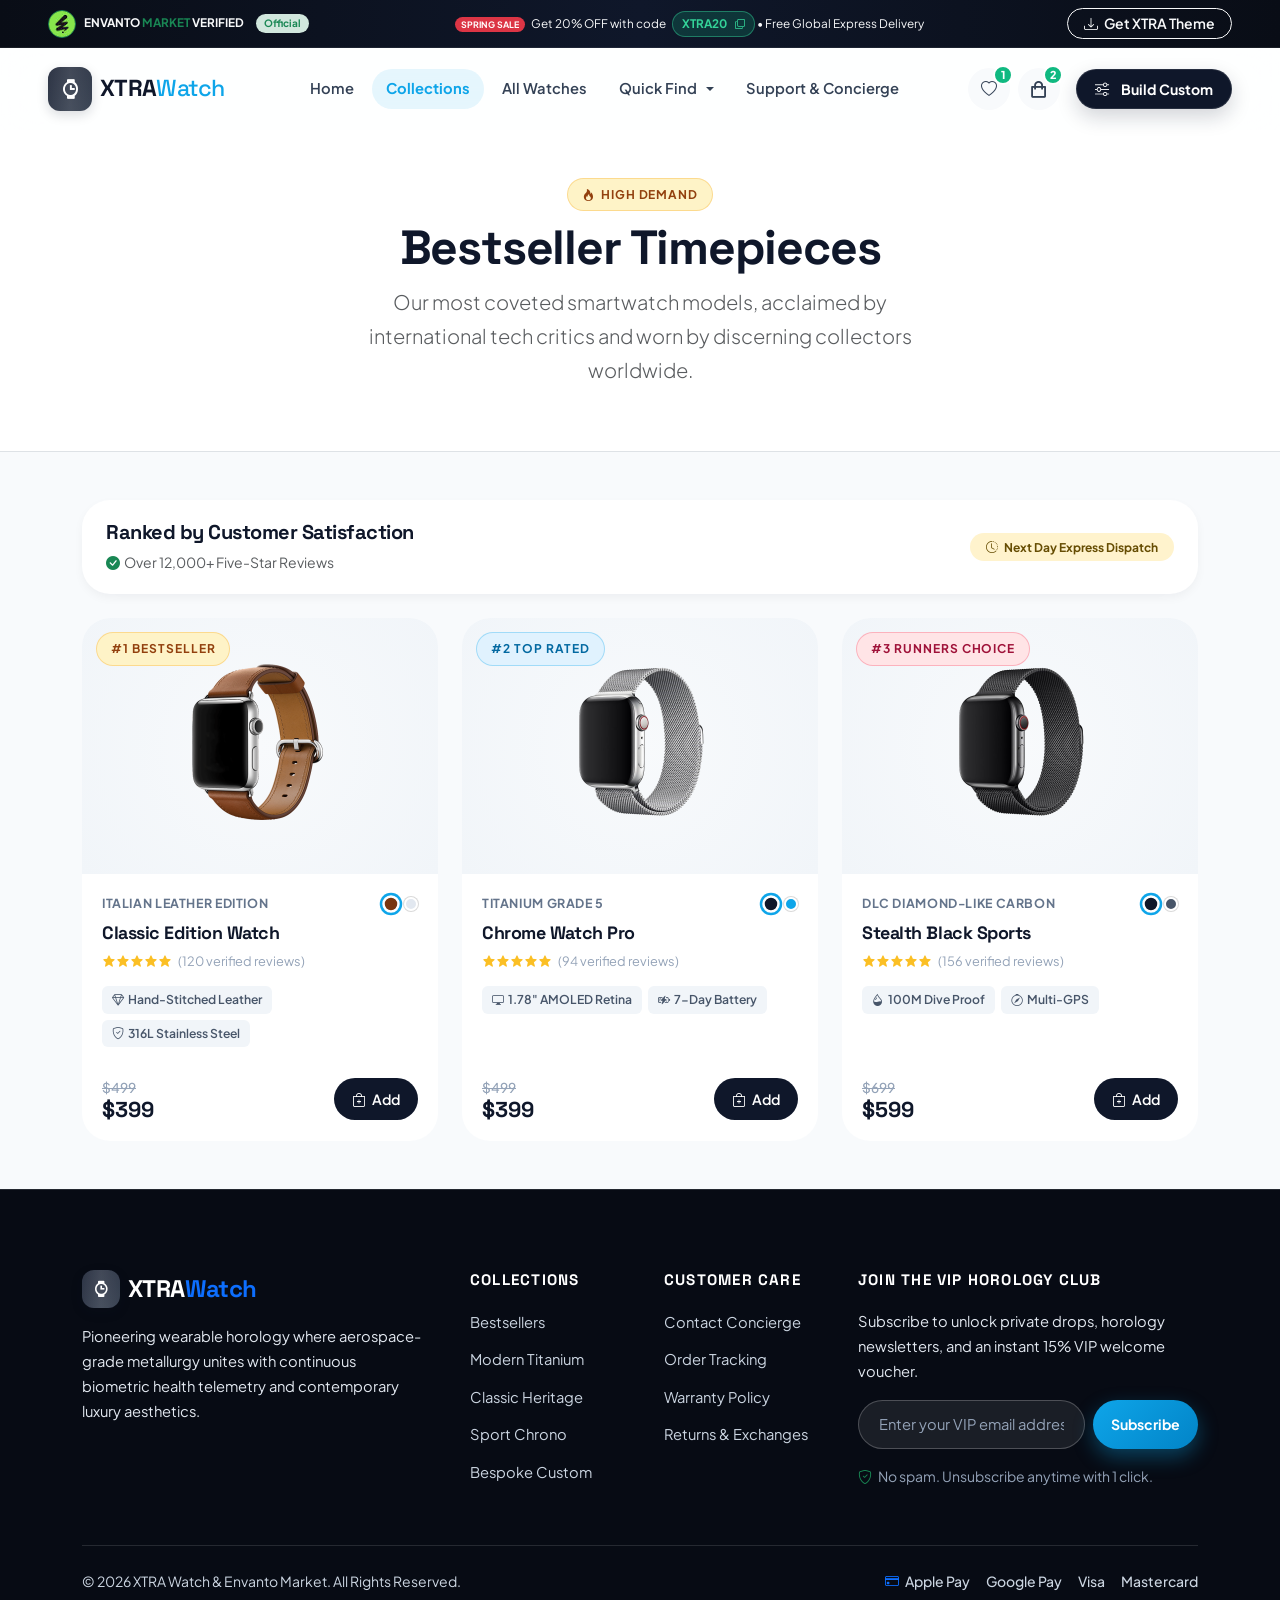
<file: commponent/bestseller.html>
<!DOCTYPE html>
<html lang="en">
  <head>
    <meta charset="UTF-8" />
    <meta name="viewport" content="width=device-width, initial-scale=1.0" />
    <title>Bestsellers | XTRA Watch Collection</title>
    <link rel="icon" href="../image/download.jpg" />

    <!-- Google Fonts & Icons -->
    <link rel="preconnect" href="https://fonts.googleapis.com" />
    <link rel="preconnect" href="https://fonts.gstatic.com" crossorigin />
    <link
      href="https://fonts.googleapis.com/css2?family=Plus+Jakarta+Sans:wght@300;400;500;600;700;800&family=Space+Grotesk:wght@500;600;700&display=swap"
      rel="stylesheet"
    />
    <link
      href="https://unpkg.com/boxicons@2.1.4/css/boxicons.min.css"
      rel="stylesheet"
    />
    <link
      rel="stylesheet"
      href="https://cdn.jsdelivr.net/npm/bootstrap-icons@1.11.3/font/bootstrap-icons.min.css"
    />
    <link rel="stylesheet" href="../css/css/bootstrap.min.css" />
    <link rel="stylesheet" href="../css/custom.css" />
  </head>
  <body>
    <!-- Top Announcement Bar -->
    <header class="top-ticker-bar">
      <div class="container-fluid px-3 px-lg-4 px-xl-5">
        <div class="row align-items-center text-center text-lg-start g-2">
          <div class="col-12 col-lg-4 d-none d-lg-flex align-items-center justify-content-center justify-content-lg-start gap-2">
            <img
              src="../image/download.jpg"
              alt="Envanto Partner"
              class="rounded-circle border border-success"
              style="width: 28px; height: 28px; object-fit: cover;"
            />
            <span class="fw-bold text-uppercase tracking-wider text-light small">
              Envanto <span class="text-success">Market</span> Verified
            </span>
            <span class="badge bg-success-subtle text-success py-1 px-2 rounded-pill small ms-1">Official</span>
          </div>

          <div class="col-12 col-lg-5 text-center">
            <p class="m-0 small text-light">
              <span class="badge bg-danger rounded-pill me-1">SPRING SALE</span>
              Get 20% OFF with code
              <a href="#" class="code-badge ms-1" data-copy-code="XTRA20" title="Click to copy promo code">
                XTRA20 <i class="bi bi-copy ms-1 small"></i>
              </a>
              • Free Global Express Delivery
            </p>
          </div>

          <div class="col-12 col-lg-3 d-none d-lg-block text-center text-lg-end">
            <a
              href="https://themeforest.net"
              target="_blank"
              rel="noopener noreferrer"
              class="btn btn-outline-light btn-sm rounded-pill px-3 py-1 small fw-semibold"
            >
              <i class="bi bi-download me-1"></i> Get XTRA Theme
            </a>
          </div>
        </div>
      </div>
    </header>

    <!-- Main Navigation Bar -->
    <nav class="navbar navbar-expand-lg navbar-luxury">
      <div class="container-fluid px-3 px-lg-4 px-xl-5">
        <!-- Brand -->
        <a href="../index.html" class="navbar-brand d-flex align-items-center gap-2">
          <div class="brand-monogram">
            <i class="bx bxs-watch"></i>
          </div>
          <div class="brand-text">
            XTRA<span>Watch</span>
          </div>
        </a>

        <!-- Mobile Header Quick Actions (Wishlist & Cart accessible with 1 tap on phones) -->
        <div class="d-flex align-items-center gap-2 d-lg-none ms-auto me-2">
          <button
            type="button"
            class="nav-action-btn"
            title="Wishlist"
            data-bs-toggle="offcanvas"
            data-bs-target="#wishlistDrawer"
            aria-label="Wishlist"
          >
            <i class="bi bi-heart"></i>
            <span class="nav-action-badge wishlist-badge-count">1</span>
          </button>

          <button
            type="button"
            class="nav-action-btn"
            title="Cart"
            data-bs-toggle="offcanvas"
            data-bs-target="#cartDrawer"
            aria-label="Cart"
          >
            <i class="bx bx-shopping-bag fs-5"></i>
            <span class="nav-action-badge cart-badge-count">2</span>
          </button>
        </div>

        <!-- Mobile Toggler -->
        <button
          class="navbar-toggler border-0 shadow-none"
          type="button"
          data-bs-toggle="offcanvas"
          data-bs-target="#offcanvasNavbar"
          aria-controls="offcanvasNavbar"
          aria-label="Toggle navigation"
        >
          <span class="navbar-toggler-icon"></span>
        </button>

        <!-- Navbar Links & Offcanvas Drawer for Mobile -->
        <div
          class="offcanvas offcanvas-end"
          tabindex="-1"
          id="offcanvasNavbar"
          aria-labelledby="offcanvasNavbarLabel"
        >
          <div class="offcanvas-header border-bottom">
            <div class="d-flex align-items-center gap-2">
              <div class="brand-monogram" style="width: 36px; height: 36px; font-size: 1.2rem;">
                <i class="bx bxs-watch"></i>
              </div>
              <span class="fw-bold fs-5">XTRA Watch</span>
            </div>
            <button
              type="button"
              class="btn-close shadow-none"
              data-bs-dismiss="offcanvas"
              aria-label="Close"
            ></button>
          </div>

          <div class="offcanvas-body align-items-center">
            <ul class="navbar-nav mx-auto mb-2 mb-lg-0 gap-lg-1">
              <li class="nav-item">
                <a href="../index.html" class="nav-link">Home</a>
              </li>

              <li class="nav-item dropdown">
                <a
                  class="nav-link dropdown-toggle active"
                  href="#"
                  role="button"
                  data-bs-toggle="dropdown"
                  aria-expanded="false"
                >
                  Collections
                </a>
                <ul class="dropdown-menu">
                  <li><span class="dropdown-header">Watch Editions</span></li>
                  <li>
                    <a class="dropdown-item active" href="bestseller.html">
                      <span><i class="bi bi-star-fill text-warning me-2"></i> Bestseller Series</span>
                      <span class="badge bg-warning text-dark rounded-pill small">Top Rated</span>
                    </a>
                  </li>
                  <li>
                    <a class="dropdown-item" href="classic.html">
                      <span><i class="bi bi-gem text-primary me-2"></i> Classic Heritage</span>
                      <span class="badge bg-secondary-subtle text-secondary rounded-pill small">Leather</span>
                    </a>
                  </li>
                  <li>
                    <a class="dropdown-item" href="modern.html">
                      <span><i class="bi bi-cpu text-info me-2"></i> Modern Titanium</span>
                      <span class="badge bg-info-subtle text-info rounded-pill small">AMOLED</span>
                    </a>
                  </li>
                  <li>
                    <a class="dropdown-item" href="sport.html">
                      <span><i class="bi bi-speedometer2 text-danger me-2"></i> Sport Chrono</span>
                      <span class="badge bg-danger-subtle text-danger rounded-pill small">50M 5ATM</span>
                    </a>
                  </li>
                  <li><hr class="dropdown-divider my-2" /></li>
                  <li>
                    <a class="dropdown-item" href="custom.html">
                      <span><i class="bi bi-palette-fill text-success me-2"></i> Bespoke Customizer</span>
                      <span class="badge bg-success rounded-pill small">Studio</span>
                    </a>
                  </li>
                </ul>
              </li>

              <li class="nav-item">
                <a href="watch.html" class="nav-link">All Watches</a>
              </li>

              <li class="nav-item dropdown">
                <a
                  class="nav-link dropdown-toggle"
                  href="#"
                  role="button"
                  data-bs-toggle="dropdown"
                  aria-expanded="false"
                >
                  Quick Find
                </a>
                <ul class="dropdown-menu">
                  <li><span class="dropdown-header">Filter by Category</span></li>
                  <li>
                    <a class="dropdown-item" href="sport.html">
                      <span><i class="bi bi-water me-2 text-primary"></i> Sports & Divers</span>
                    </a>
                  </li>
                  <li>
                    <a class="dropdown-item active" href="bestseller.html">
                      <span><i class="bi bi-fire me-2 text-danger"></i> Trending Smartwatches</span>
                    </a>
                  </li>
                  <li>
                    <a class="dropdown-item" href="classic.html">
                      <span><i class="bi bi-clock-history me-2 text-secondary"></i> Vintage Mechanical</span>
                    </a>
                  </li>
                  <li>
                    <a class="dropdown-item" href="custom.html">
                      <span><i class="bi bi-pen-fill me-2 text-warning"></i> Laser Custom Engraved</span>
                    </a>
                  </li>
                </ul>
              </li>

              <li class="nav-item">
                <a href="contact.html" class="nav-link">Support & Concierge</a>
              </li>
            </ul>

            <!-- Right Nav Actions -->
            <div class="d-flex align-items-center justify-content-center justify-content-lg-end gap-2 mt-3 mt-lg-0">
              <button
                type="button"
                class="nav-action-btn d-none d-lg-inline-flex"
                title="Wishlist"
                data-bs-toggle="offcanvas"
                data-bs-target="#wishlistDrawer"
                aria-label="Wishlist"
              >
                <i class="bi bi-heart"></i>
                <span class="nav-action-badge wishlist-badge-count">1</span>
              </button>

              <button
                type="button"
                class="nav-action-btn d-none d-lg-inline-flex"
                title="Cart"
                data-bs-toggle="offcanvas"
                data-bs-target="#cartDrawer"
                aria-label="Cart"
              >
                <i class="bx bx-shopping-bag fs-5"></i>
                <span class="nav-action-badge cart-badge-count">2</span>
              </button>

              <a
                href="custom.html"
                class="btn-luxury-dark btn-luxury-sm ms-lg-2 text-center justify-content-center"
              >
                <i class="bi bi-sliders me-1"></i> Build Custom
              </a>
            </div>
          </div>
        </div>
      </div>
    </nav>

    <!-- Page Banner -->
    <section class="bg-white border-bottom py-5">
      <div class="container text-center">
        <span class="badge-luxury badge-luxury-gold mb-2">
          <i class="bi bi-fire"></i> HIGH DEMAND
        </span>
        <h1 class="display-5 fw-bold mb-2">Bestseller Timepieces</h1>
        <p class="lead text-muted mx-auto" style="max-width: 600px;">
          Our most coveted smartwatch models, acclaimed by international tech critics and worn by discerning collectors worldwide.
        </p>
      </div>
    </section>

    <!-- Main Content Grid -->
    <main class="container py-5">
      <!-- Filter bar -->
      <div class="filter-sticky-header mb-4">
        <div class="d-flex flex-wrap justify-content-between align-items-center gap-3">
          <div>
            <h5 class="fw-bold mb-1">Ranked by Customer Satisfaction</h5>
            <span class="small text-muted"><i class="bi bi-check-circle-fill text-success me-1"></i>Over 12,000+ Five-Star Reviews</span>
          </div>

          <div class="d-flex gap-2">
            <span class="badge bg-warning-subtle text-warning-emphasis px-3 py-2 rounded-pill small fw-bold">
              <i class="bi bi-clock-history me-1"></i> Next Day Express Dispatch
            </span>
          </div>
        </div>
      </div>

      <div class="row g-2 g-md-4">
        <!-- Item 1: Classic Edition Watch (#1 Top Choice) -->
        <div class="col-6 col-md-4">
          <div class="product-card" data-product-card data-product-title="Classic Edition Watch" data-product-category="Heritage Classic">
            <div class="product-media-wrapper">
              <div class="product-badge-overlay">
                <span class="badge-luxury badge-luxury-gold">#1 BESTSELLER</span>
              </div>
              <div class="product-actions-bar">
                <button
                  type="button"
                  class="action-btn-circle"
                  data-wishlist-id="prod-2"
                  data-wishlist-title="Classic Edition Watch"
                  title="Wishlist"
                  aria-label="Wishlist"
                >
                  <i class="bi bi-heart"></i>
                </button>
                <button
                  type="button"
                  class="action-btn-circle"
                  data-quick-view="prod-2"
                  title="Quick View"
                  aria-label="Quick View"
                >
                  <i class="bi bi-eye"></i>
                </button>
              </div>
              <img src="../watch/watch-2.png" alt="Classic Edition Watch" loading="lazy" />
            </div>

            <div class="product-body">
              <div class="product-category-row">
                <span class="product-category">Italian Leather Edition</span>
                <div class="color-dots-group">
                  <span class="color-dot-choice active" style="background: #78350f;" data-color-name="Cognac Leather" title="Cognac Leather"></span>
                  <span class="color-dot-choice" style="background: #e2e8f0;" data-color-name="Steel Silver" title="Steel Silver"></span>
                </div>
              </div>

              <h3 class="product-title">
                <a href="classic.html">Classic Edition Watch</a>
              </h3>

              <div class="rating-row">
                <div class="rating-stars">
                  <i class="bx bxs-star"></i><i class="bx bxs-star"></i><i class="bx bxs-star"></i><i class="bx bxs-star"></i><i class="bx bxs-star"></i>
                </div>
                <span class="rating-count">(120 verified reviews)</span>
              </div>

              <div class="spec-chips">
                <span class="spec-chip"><i class="bi bi-gem"></i> Hand-Stitched Leather</span>
                <span class="spec-chip"><i class="bi bi-shield-check"></i> 316L Stainless Steel</span>
              </div>

              <div class="product-footer-row">
                <div class="product-price-box">
                  <span class="price-original">$499</span>
                  <span class="price-current">$399</span>
                </div>
                <button
                  type="button"
                  class="btn-add-cart-fast"
                  data-add-cart
                  data-product-id="prod-2"
                  data-product-title="Classic Edition Watch"
                  data-product-price="399"
                  data-product-image="watch/watch-2.png"
                  data-product-finish="Cognac Leather"
                >
                  <i class="bi bi-bag-plus"></i> Add
                </button>
              </div>
            </div>
          </div>
        </div>

        <!-- Item 2: Chrome Watch Pro (#2 Bestseller) -->
        <div class="col-6 col-md-4">
          <div class="product-card" data-product-card data-product-title="Chrome Watch Pro" data-product-category="Smart Tech">
            <div class="product-media-wrapper">
              <div class="product-badge-overlay">
                <span class="badge-luxury badge-luxury-cyan">#2 TOP RATED</span>
              </div>
              <div class="product-actions-bar">
                <button
                  type="button"
                  class="action-btn-circle"
                  data-wishlist-id="prod-1"
                  data-wishlist-title="Chrome Watch Pro"
                  title="Wishlist"
                  aria-label="Wishlist"
                >
                  <i class="bi bi-heart"></i>
                </button>
                <button
                  type="button"
                  class="action-btn-circle"
                  data-quick-view="prod-1"
                  title="Quick View"
                  aria-label="Quick View"
                >
                  <i class="bi bi-eye"></i>
                </button>
              </div>
              <img src="../watch/watch-1.png" alt="Chrome Watch Pro" loading="lazy" />
            </div>

            <div class="product-body">
              <div class="product-category-row">
                <span class="product-category">Titanium Grade 5</span>
                <div class="color-dots-group">
                  <span class="color-dot-choice active" style="background: #0f172a;" data-color-name="Obsidian Black" title="Obsidian Black"></span>
                  <span class="color-dot-choice" style="background: #0ea5e9;" data-color-name="Cyan Ocean" title="Cyan Ocean"></span>
                </div>
              </div>

              <h3 class="product-title">
                <a href="modern.html">Chrome Watch Pro</a>
              </h3>

              <div class="rating-row">
                <div class="rating-stars">
                  <i class="bx bxs-star"></i><i class="bx bxs-star"></i><i class="bx bxs-star"></i><i class="bx bxs-star"></i><i class="bx bxs-star"></i>
                </div>
                <span class="rating-count">(94 verified reviews)</span>
              </div>

              <div class="spec-chips">
                <span class="spec-chip"><i class="bi bi-display"></i> 1.78" AMOLED Retina</span>
                <span class="spec-chip"><i class="bi bi-battery-charging"></i> 7-Day Battery</span>
              </div>

              <div class="product-footer-row">
                <div class="product-price-box">
                  <span class="price-original">$499</span>
                  <span class="price-current">$399</span>
                </div>
                <button
                  type="button"
                  class="btn-add-cart-fast"
                  data-add-cart
                  data-product-id="prod-1"
                  data-product-title="Chrome Watch Pro"
                  data-product-price="399"
                  data-product-image="watch/watch-1.png"
                  data-product-finish="Obsidian Black"
                >
                  <i class="bi bi-bag-plus"></i> Add
                </button>
              </div>
            </div>
          </div>
        </div>

        <!-- Item 3: Stealth Black Sports (#3 Bestseller) -->
        <div class="col-6 col-md-4">
          <div class="product-card" data-product-card data-product-title="Stealth Black Sports" data-product-category="Sport Chrono">
            <div class="product-media-wrapper">
              <div class="product-badge-overlay">
                <span class="badge-luxury badge-luxury-rose">#3 RUNNERS CHOICE</span>
              </div>
              <div class="product-actions-bar">
                <button
                  type="button"
                  class="action-btn-circle"
                  data-wishlist-id="prod-4"
                  data-wishlist-title="Stealth Black Sports"
                  title="Wishlist"
                  aria-label="Wishlist"
                >
                  <i class="bi bi-heart"></i>
                </button>
                <button
                  type="button"
                  class="action-btn-circle"
                  data-quick-view="prod-4"
                  title="Quick View"
                  aria-label="Quick View"
                >
                  <i class="bi bi-eye"></i>
                </button>
              </div>
              <img src="../watch/black-watch.png" alt="Stealth Black Sports" loading="lazy" />
            </div>

            <div class="product-body">
              <div class="product-category-row">
                <span class="product-category">DLC Diamond-Like Carbon</span>
                <div class="color-dots-group">
                  <span class="color-dot-choice active" style="background: #0f172a;" data-color-name="Matte DLC Black" title="Matte DLC Black"></span>
                  <span class="color-dot-choice" style="background: #475569;" data-color-name="Gunmetal Gray" title="Gunmetal Gray"></span>
                </div>
              </div>

              <h3 class="product-title">
                <a href="sport.html">Stealth Black Sports</a>
              </h3>

              <div class="rating-row">
                <div class="rating-stars">
                  <i class="bx bxs-star"></i><i class="bx bxs-star"></i><i class="bx bxs-star"></i><i class="bx bxs-star"></i><i class="bx bxs-star"></i>
                </div>
                <span class="rating-count">(156 verified reviews)</span>
              </div>

              <div class="spec-chips">
                <span class="spec-chip"><i class="bi bi-droplet-half"></i> 100M Dive Proof</span>
                <span class="spec-chip"><i class="bi bi-compass"></i> Multi-GPS</span>
              </div>

              <div class="product-footer-row">
                <div class="product-price-box">
                  <span class="price-original">$699</span>
                  <span class="price-current">$599</span>
                </div>
                <button
                  type="button"
                  class="btn-add-cart-fast"
                  data-add-cart
                  data-product-id="prod-4"
                  data-product-title="Stealth Black Sports"
                  data-product-price="599"
                  data-product-image="watch/black-watch.png"
                  data-product-finish="Matte DLC Black"
                >
                  <i class="bi bi-bag-plus"></i> Add
                </button>
              </div>
            </div>
          </div>
        </div>
      </div>
    </main>

    <!-- Footer -->
    <footer class="footer-luxury">
      <div class="container">
        <div class="row g-4 g-lg-5 mb-5">
          <div class="col-12 col-lg-4">
            <div class="d-flex align-items-center gap-2 mb-3">
              <div class="brand-monogram" style="width: 38px; height: 38px; font-size: 1.2rem;">
                <i class="bx bxs-watch"></i>
              </div>
              <h5 class="m-0 fw-bold text-white fs-4">XTRA<span class="text-primary">Watch</span></h5>
            </div>
            <p class="footer-brand-desc mb-4" style="max-width: 340px;">
              Pioneering wearable horology where aerospace-grade metallurgy unites with continuous biometric health telemetry and contemporary luxury aesthetics.
            </p>
          </div>

          <div class="col-6 col-md-3 col-lg-2">
            <h6 class="footer-title">Collections</h6>
            <ul class="footer-links">
              <li><a href="bestseller.html">Bestsellers</a></li>
              <li><a href="modern.html">Modern Titanium</a></li>
              <li><a href="classic.html">Classic Heritage</a></li>
              <li><a href="sport.html">Sport Chrono</a></li>
              <li><a href="custom.html">Bespoke Custom</a></li>
            </ul>
          </div>

          <div class="col-6 col-md-3 col-lg-2">
            <h6 class="footer-title">Customer Care</h6>
            <ul class="footer-links">
              <li><a href="contact.html">Contact Concierge</a></li>
              <li><a href="contact.html">Order Tracking</a></li>
              <li><a href="contact.html">Warranty Policy</a></li>
              <li><a href="contact.html">Returns & Exchanges</a></li>
            </ul>
          </div>

          <div class="col-12 col-md-6 col-lg-4">
            <h6 class="footer-title">Join The VIP Horology Club</h6>
            <p class="footer-newsletter-desc mb-3">
              Subscribe to unlock private drops, horology newsletters, and an instant 15% VIP welcome voucher.
            </p>
            <form class="newsletter-form">
              <div class="newsletter-input-group">
                <input
                  type="email"
                  class="newsletter-input"
                  placeholder="Enter your VIP email address..."
                  required
                />
                <button type="submit" class="btn-luxury-primary btn-luxury-sm text-nowrap">
                  Subscribe
                </button>
              </div>
            </form>
            <div class="mt-3 small newsletter-note">
              <i class="bi bi-shield-check text-success me-1"></i> No spam. Unsubscribe anytime with 1 click.
            </div>
          </div>
        </div>

        <div class="pt-4 border-top border-secondary border-opacity-25 d-flex flex-column flex-md-row justify-content-between align-items-center gap-3 footer-bottom-row">
          <p class="small text-muted mb-0">
            &copy; 2026 XTRA Watch & Envanto Market. All Rights Reserved.
          </p>
          <div class="d-flex align-items-center gap-3 small">
            <span><i class="bi bi-credit-card me-1 text-primary"></i> Apple Pay</span>
            <span>Google Pay</span>
            <span>Visa</span>
            <span>Mastercard</span>
          </div>
        </div>
      </div>
    </footer>

    <!-- Slide-Over Cart Drawer -->
    <div
      class="offcanvas offcanvas-end cart-offcanvas"
      tabindex="-1"
      id="cartDrawer"
      aria-labelledby="cartDrawerLabel"
    >
      <div class="cart-header">
        <h5 class="fw-bold mb-0 d-flex align-items-center gap-2" id="cartDrawerLabel">
          <i class="bx bx-shopping-bag text-primary fs-4"></i>
          Your Shopping Cart
        </h5>
        <button
          type="button"
          class="btn-close shadow-none"
          data-bs-dismiss="offcanvas"
          aria-label="Close"
        ></button>
      </div>

      <div class="cart-body">
        <div id="cartShippingBar" class="cart-free-shipping-bar">
          <div id="shippingProgressText" class="small text-muted mb-1">
            Add <strong>$45</strong> more for <strong>Free Express Shipping</strong>
          </div>
          <div class="shipping-progress-track">
            <div id="shippingProgressFill" class="shipping-progress-fill" style="width: 70%;"></div>
          </div>
        </div>

        <div id="cartEmptyState" class="text-center py-5" style="display: none;">
          <i class="bx bx-cart-alt fs-1 text-muted mb-3 d-block opacity-50"></i>
          <h5 class="fw-bold">Your cart is empty</h5>
          <p class="text-muted small mb-4">Discover our handcrafted titanium smartwatches.</p>
          <a href="watch.html" class="btn-luxury-primary btn-luxury-sm">Browse Watches</a>
        </div>

        <div id="cartItemsList"></div>
      </div>

      <div id="cartFooterContainer" class="cart-footer">
        <div class="input-group mb-3">
          <input
            type="text"
            id="couponCodeInput"
            class="form-control rounded-start-pill ps-3 small"
            placeholder="Promo code (Try XTRA20)"
          />
          <button
            class="btn btn-outline-dark rounded-end-pill px-3 fw-bold small"
            type="button"
            id="applyCouponBtn"
          >
            Apply
          </button>
        </div>

        <div class="cart-total-row">
          <span>Subtotal</span>
          <span id="cartSubtotalAmount" class="fw-bold text-dark">$798</span>
        </div>

        <div id="cartDiscountRow" class="cart-total-row text-success" style="display: none;">
          <span>Promo Discount</span>
          <span id="cartDiscountAmount" class="fw-bold">-$0</span>
        </div>

        <div class="cart-total-row">
          <span>Estimated Taxes & Shipping</span>
          <span class="text-success fw-semibold">FREE</span>
        </div>

        <div class="cart-total-row pt-2 border-top mt-2">
          <span class="fs-5 fw-bold text-dark">Total</span>
          <span id="cartGrandTotalAmount" class="cart-grand-total">$798</span>
        </div>

        <button
          type="button"
          id="proceedCheckoutBtn"
          class="btn-luxury-primary w-100 py-3 mt-3 fs-6"
        >
          <i class="bi bi-shield-check"></i> Proceed to Secure Checkout
        </button>
      </div>
    </div>

    <!-- Slide-Over Wishlist Drawer -->
    <div
      class="offcanvas offcanvas-end wishlist-offcanvas"
      tabindex="-1"
      id="wishlistDrawer"
      aria-labelledby="wishlistDrawerLabel"
    >
      <div class="cart-header">
        <h5 class="fw-bold mb-0 d-flex align-items-center gap-2" id="wishlistDrawerLabel">
          <i class="bi bi-heart-fill text-danger fs-5"></i>
          My Saved Wishlist (<span id="wishlistHeaderCount">1</span>)
        </h5>
        <button
          type="button"
          class="btn-close shadow-none"
          data-bs-dismiss="offcanvas"
          aria-label="Close"
        ></button>
      </div>

      <div class="cart-body">
        <!-- Empty State -->
        <div id="wishlistEmptyState" class="text-center py-5" style="display: none;">
          <i class="bi bi-heart fs-1 text-muted mb-3 d-block opacity-50"></i>
          <h5 class="fw-bold">Your wishlist is empty</h5>
          <p class="text-muted small mb-4">Click the heart icon on any timepiece to save it here for later.</p>
          <a href="watch.html" class="btn-luxury-primary btn-luxury-sm">Browse Collection</a>
        </div>

        <!-- Wishlist Items List Container -->
        <div id="wishlistItemsList"></div>
      </div>

      <div id="wishlistFooterContainer" class="cart-footer">
        <button
          type="button"
          id="addAllWishlistToCartBtn"
          class="btn-luxury-primary w-100 py-3 mb-2 fs-6"
        >
          <i class="bi bi-bag-plus-fill me-1"></i> Add All Items to Cart
        </button>
        <button
          type="button"
          id="clearWishlistBtn"
          class="btn btn-outline-secondary w-100 rounded-pill py-2 small fw-semibold"
        >
          Clear Wishlist
        </button>
      </div>
    </div>

    <!-- Quick View Modal -->
    <div class="modal fade modal-luxury" id="quickViewModal" tabindex="-1" aria-hidden="true">
      <div class="modal-dialog modal-dialog-centered modal-lg">
        <div class="modal-content">
          <div class="modal-header border-0 pb-0">
            <button type="button" class="btn-close shadow-none" data-bs-dismiss="modal" aria-label="Close"></button>
          </div>
          <div class="modal-body p-4 p-md-5 pt-0">
            <div class="row g-4 align-items-center">
              <div class="col-12 col-md-6">
                <div class="modal-luxury-media rounded-4">
                  <img id="quickViewImg" src="../watch/watch-2.png" alt="Quick View" class="img-fluid" />
                </div>
              </div>
              <div class="col-12 col-md-6">
                <span id="quickViewCategory" class="badge-luxury badge-luxury-cyan mb-2">SMART TECH</span>
                <h3 id="quickViewTitle" class="fw-bold mb-2">Classic Edition Watch</h3>
                <div class="rating-row mb-3">
                  <div class="rating-stars">
                    <i class="bx bxs-star"></i><i class="bx bxs-star"></i><i class="bx bxs-star"></i><i class="bx bxs-star"></i><i class="bx bxs-star"></i>
                  </div>
                  <span class="rating-count">(120 verified reviews)</span>
                </div>
                <div class="fs-3 fw-bold text-dark mb-3" id="quickViewPrice">$399</div>
                <p id="quickViewDesc" class="text-muted small mb-4"></p>
                <div class="mb-3">
                  <label class="fw-bold small text-dark d-block mb-2">Select Watch Finish:</label>
                  <div class="d-flex gap-2">
                    <label class="btn btn-outline-dark btn-sm rounded-pill px-3 active">
                      <input type="radio" name="quickViewFinish" value="Cognac Leather" checked class="d-none"> Cognac
                    </label>
                    <label class="btn btn-outline-dark btn-sm rounded-pill px-3">
                      <input type="radio" name="quickViewFinish" value="Steel Silver" class="d-none"> Silver
                    </label>
                  </div>
                </div>
                <div class="mb-4">
                  <h6 class="fw-bold small text-dark mb-2">Key Specifications:</h6>
                  <ul id="quickViewSpecs" class="list-unstyled small text-muted mb-0"></ul>
                </div>
                <div class="d-flex gap-2">
                  <input type="number" id="quickViewQty" class="form-control rounded-pill text-center fw-bold" style="width: 70px;" value="1" min="1" max="10" />
                  <button type="button" id="quickViewAddBtn" class="btn-luxury-primary flex-grow-1">
                    <i class="bi bi-bag-plus"></i> Add to Cart
                  </button>
                </div>
              </div>
            </div>
          </div>
        </div>
      </div>
    </div>

    <!-- Checkout Modal -->
    <div class="modal fade modal-luxury" id="checkoutModal" tabindex="-1" aria-hidden="true">
      <div class="modal-dialog modal-dialog-centered">
        <div class="modal-content">
          <div class="modal-header">
            <h5 class="modal-title fw-bold"><i class="bi bi-shield-lock-fill text-success me-2"></i>Express Secure Checkout</h5>
            <button type="button" class="btn-close shadow-none" data-bs-dismiss="modal" aria-label="Close"></button>
          </div>
          <div class="modal-body p-4">
            <form id="checkoutOrderForm">
              <div class="mb-3">
                <label class="form-label small fw-bold text-dark">Full Name</label>
                <input type="text" class="form-control rounded-pill px-3" required placeholder="John Doe" />
              </div>
              <div class="mb-3">
                <label class="form-label small fw-bold text-dark">Email Address</label>
                <input type="email" class="form-control rounded-pill px-3" required placeholder="john@example.com" />
              </div>
              <div class="mb-3">
                <label class="form-label small fw-bold text-dark">Shipping Destination</label>
                <input type="text" class="form-control rounded-pill px-3" required placeholder="123 Luxury Ave, Beverly Hills, CA 90210" />
              </div>
              <button type="submit" class="btn-luxury-primary w-100 py-3">
                <i class="bi bi-lock-fill me-1"></i> Complete Order
              </button>
            </form>
          </div>
        </div>
      </div>
    </div>

    <!-- Back to Top Button -->
    <button type="button" id="backToTopBtn" class="back-to-top-btn" title="Back to top" aria-label="Back to top">
      <i class="bi bi-arrow-up"></i>
    </button>

    <!-- Scripts -->
    <script src="../js/js/bootstrap.bundle.min.js"></script>
    <script src="../js/main.js"></script>
  </body>
</html>
</file>
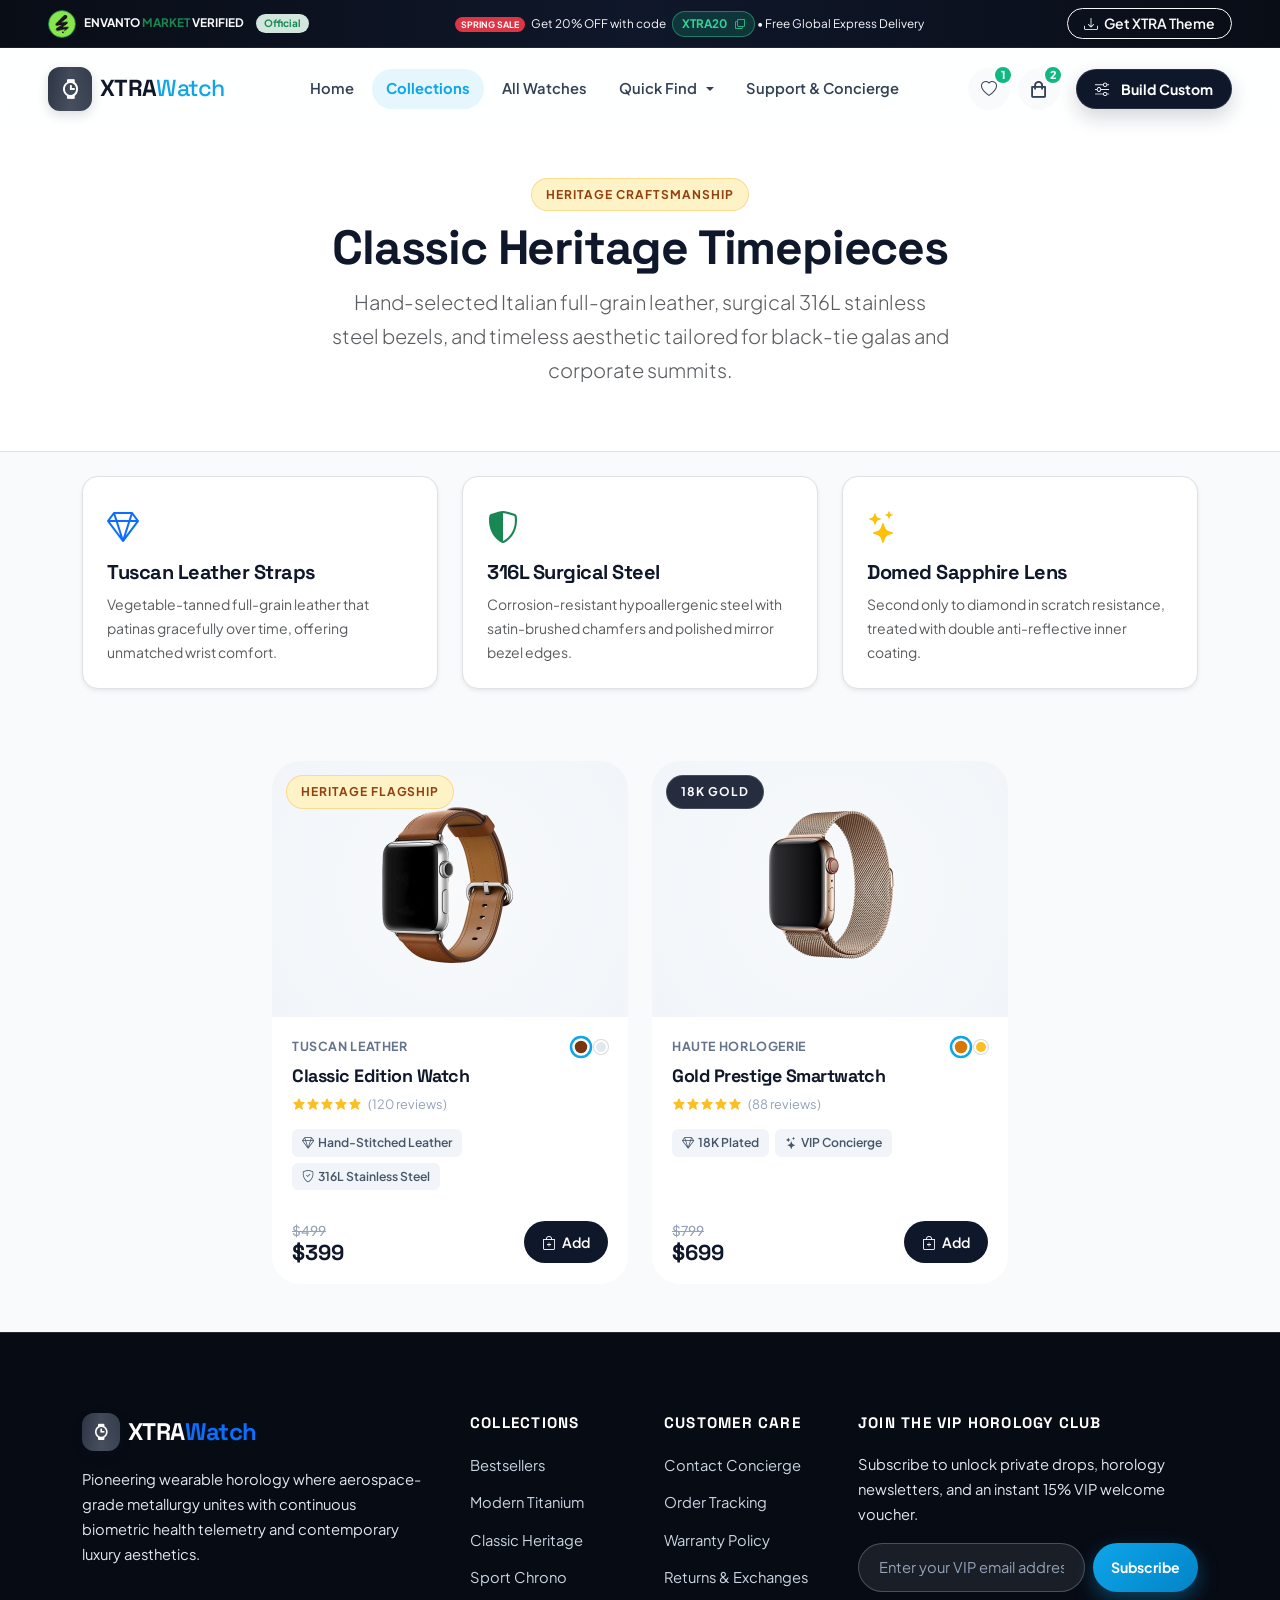
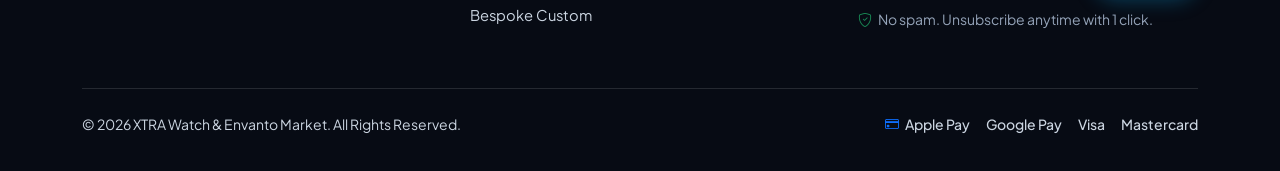
<file: commponent/classic.html>
<!DOCTYPE html>
<html lang="en">
  <head>
    <meta charset="UTF-8" />
    <meta name="viewport" content="width=device-width, initial-scale=1.0" />
    <title>Classic Heritage Watches | XTRA Watch</title>
    <link rel="icon" href="../image/download.jpg" />

    <!-- Google Fonts & Icons -->
    <link rel="preconnect" href="https://fonts.googleapis.com" />
    <link rel="preconnect" href="https://fonts.gstatic.com" crossorigin />
    <link
      href="https://fonts.googleapis.com/css2?family=Plus+Jakarta+Sans:wght@300;400;500;600;700;800&family=Space+Grotesk:wght@500;600;700&display=swap"
      rel="stylesheet"
    />
    <link
      href="https://unpkg.com/boxicons@2.1.4/css/boxicons.min.css"
      rel="stylesheet"
    />
    <link
      rel="stylesheet"
      href="https://cdn.jsdelivr.net/npm/bootstrap-icons@1.11.3/font/bootstrap-icons.min.css"
    />
    <link rel="stylesheet" href="../css/css/bootstrap.min.css" />
    <link rel="stylesheet" href="../css/custom.css" />
  </head>
  <body>
    <!-- Top Announcement Bar -->
    <header class="top-ticker-bar">
      <div class="container-fluid px-3 px-lg-4 px-xl-5">
        <div class="row align-items-center text-center text-lg-start g-2">
          <div class="col-12 col-lg-4 d-none d-lg-flex align-items-center justify-content-center justify-content-lg-start gap-2">
            <img
              src="../image/download.jpg"
              alt="Envanto Partner"
              class="rounded-circle border border-success"
              style="width: 28px; height: 28px; object-fit: cover;"
            />
            <span class="fw-bold text-uppercase tracking-wider text-light small">
              Envanto <span class="text-success">Market</span> Verified
            </span>
            <span class="badge bg-success-subtle text-success py-1 px-2 rounded-pill small ms-1">Official</span>
          </div>

          <div class="col-12 col-lg-5 text-center">
            <p class="m-0 small text-light">
              <span class="badge bg-danger rounded-pill me-1">SPRING SALE</span>
              Get 20% OFF with code
              <a href="#" class="code-badge ms-1" data-copy-code="XTRA20" title="Click to copy promo code">
                XTRA20 <i class="bi bi-copy ms-1 small"></i>
              </a>
              • Free Global Express Delivery
            </p>
          </div>

          <div class="col-12 col-lg-3 d-none d-lg-block text-center text-lg-end">
            <a
              href="https://themeforest.net"
              target="_blank"
              rel="noopener noreferrer"
              class="btn btn-outline-light btn-sm rounded-pill px-3 py-1 small fw-semibold"
            >
              <i class="bi bi-download me-1"></i> Get XTRA Theme
            </a>
          </div>
        </div>
      </div>
    </header>

    <!-- Main Navigation Bar -->
    <nav class="navbar navbar-expand-lg navbar-luxury">
      <div class="container-fluid px-3 px-lg-4 px-xl-5">
        <!-- Brand -->
        <a href="../index.html" class="navbar-brand d-flex align-items-center gap-2">
          <div class="brand-monogram">
            <i class="bx bxs-watch"></i>
          </div>
          <div class="brand-text">
            XTRA<span>Watch</span>
          </div>
        </a>

        <!-- Mobile Header Quick Actions (Wishlist & Cart accessible with 1 tap on phones) -->
        <div class="d-flex align-items-center gap-2 d-lg-none ms-auto me-2">
          <button
            type="button"
            class="nav-action-btn"
            title="Wishlist"
            data-bs-toggle="offcanvas"
            data-bs-target="#wishlistDrawer"
            aria-label="Wishlist"
          >
            <i class="bi bi-heart"></i>
            <span class="nav-action-badge wishlist-badge-count">1</span>
          </button>

          <button
            type="button"
            class="nav-action-btn"
            title="Cart"
            data-bs-toggle="offcanvas"
            data-bs-target="#cartDrawer"
            aria-label="Cart"
          >
            <i class="bx bx-shopping-bag fs-5"></i>
            <span class="nav-action-badge cart-badge-count">2</span>
          </button>
        </div>

        <!-- Mobile Toggler -->
        <button
          class="navbar-toggler border-0 shadow-none"
          type="button"
          data-bs-toggle="offcanvas"
          data-bs-target="#offcanvasNavbar"
          aria-controls="offcanvasNavbar"
          aria-label="Toggle navigation"
        >
          <span class="navbar-toggler-icon"></span>
        </button>

        <!-- Navbar Links & Offcanvas Drawer for Mobile -->
        <div
          class="offcanvas offcanvas-end"
          tabindex="-1"
          id="offcanvasNavbar"
          aria-labelledby="offcanvasNavbarLabel"
        >
          <div class="offcanvas-header border-bottom">
            <div class="d-flex align-items-center gap-2">
              <div class="brand-monogram" style="width: 36px; height: 36px; font-size: 1.2rem;">
                <i class="bx bxs-watch"></i>
              </div>
              <span class="fw-bold fs-5">XTRA Watch</span>
            </div>
            <button
              type="button"
              class="btn-close shadow-none"
              data-bs-dismiss="offcanvas"
              aria-label="Close"
            ></button>
          </div>

          <div class="offcanvas-body align-items-center">
            <ul class="navbar-nav mx-auto mb-2 mb-lg-0 gap-lg-1">
              <li class="nav-item">
                <a href="../index.html" class="nav-link">Home</a>
              </li>

              <li class="nav-item dropdown">
                <a
                  class="nav-link dropdown-toggle active"
                  href="#"
                  role="button"
                  data-bs-toggle="dropdown"
                  aria-expanded="false"
                >
                  Collections
                </a>
                <ul class="dropdown-menu">
                  <li><span class="dropdown-header">Watch Editions</span></li>
                  <li>
                    <a class="dropdown-item" href="bestseller.html">
                      <span><i class="bi bi-star-fill text-warning me-2"></i> Bestseller Series</span>
                      <span class="badge bg-warning text-dark rounded-pill small">Top Rated</span>
                    </a>
                  </li>
                  <li>
                    <a class="dropdown-item active" href="classic.html">
                      <span><i class="bi bi-gem text-primary me-2"></i> Classic Heritage</span>
                      <span class="badge bg-secondary-subtle text-secondary rounded-pill small">Leather</span>
                    </a>
                  </li>
                  <li>
                    <a class="dropdown-item" href="modern.html">
                      <span><i class="bi bi-cpu text-info me-2"></i> Modern Titanium</span>
                      <span class="badge bg-info-subtle text-info rounded-pill small">AMOLED</span>
                    </a>
                  </li>
                  <li>
                    <a class="dropdown-item" href="sport.html">
                      <span><i class="bi bi-speedometer2 text-danger me-2"></i> Sport Chrono</span>
                      <span class="badge bg-danger-subtle text-danger rounded-pill small">50M 5ATM</span>
                    </a>
                  </li>
                  <li><hr class="dropdown-divider my-2" /></li>
                  <li>
                    <a class="dropdown-item" href="custom.html">
                      <span><i class="bi bi-palette-fill text-success me-2"></i> Bespoke Customizer</span>
                      <span class="badge bg-success rounded-pill small">Studio</span>
                    </a>
                  </li>
                </ul>
              </li>

              <li class="nav-item">
                <a href="watch.html" class="nav-link">All Watches</a>
              </li>

              <li class="nav-item dropdown">
                <a
                  class="nav-link dropdown-toggle"
                  href="#"
                  role="button"
                  data-bs-toggle="dropdown"
                  aria-expanded="false"
                >
                  Quick Find
                </a>
                <ul class="dropdown-menu">
                  <li><span class="dropdown-header">Filter by Category</span></li>
                  <li>
                    <a class="dropdown-item" href="sport.html">
                      <span><i class="bi bi-water me-2 text-primary"></i> Sports & Divers</span>
                    </a>
                  </li>
                  <li>
                    <a class="dropdown-item" href="bestseller.html">
                      <span><i class="bi bi-fire me-2 text-danger"></i> Trending Smartwatches</span>
                    </a>
                  </li>
                  <li>
                    <a class="dropdown-item active" href="classic.html">
                      <span><i class="bi bi-clock-history me-2 text-secondary"></i> Vintage Mechanical</span>
                    </a>
                  </li>
                  <li>
                    <a class="dropdown-item" href="custom.html">
                      <span><i class="bi bi-pen-fill me-2 text-warning"></i> Laser Custom Engraved</span>
                    </a>
                  </li>
                </ul>
              </li>

              <li class="nav-item">
                <a href="contact.html" class="nav-link">Support & Concierge</a>
              </li>
            </ul>

            <!-- Right Nav Actions -->
            <div class="d-flex align-items-center justify-content-center justify-content-lg-end gap-2 mt-3 mt-lg-0">
              <button
                type="button"
                class="nav-action-btn d-none d-lg-inline-flex"
                title="Wishlist"
                data-bs-toggle="offcanvas"
                data-bs-target="#wishlistDrawer"
                aria-label="Wishlist"
              >
                <i class="bi bi-heart"></i>
                <span class="nav-action-badge wishlist-badge-count">1</span>
              </button>

              <button
                type="button"
                class="nav-action-btn d-none d-lg-inline-flex"
                title="Cart"
                data-bs-toggle="offcanvas"
                data-bs-target="#cartDrawer"
                aria-label="Cart"
              >
                <i class="bx bx-shopping-bag fs-5"></i>
                <span class="nav-action-badge cart-badge-count">2</span>
              </button>

              <a
                href="custom.html"
                class="btn-luxury-dark btn-luxury-sm ms-lg-2 text-center justify-content-center"
              >
                <i class="bi bi-sliders me-1"></i> Build Custom
              </a>
            </div>
          </div>
        </div>
      </div>
    </nav>

    <!-- Page Header Banner -->
    <section class="bg-white border-bottom py-5">
      <div class="container text-center">
        <span class="badge-luxury badge-luxury-gold mb-2">HERITAGE CRAFTSMANSHIP</span>
        <h1 class="display-5 fw-bold mb-2">Classic Heritage Timepieces</h1>
        <p class="lead text-muted mx-auto" style="max-width: 620px;">
          Hand-selected Italian full-grain leather, surgical 316L stainless steel bezels, and timeless aesthetic tailored for black-tie galas and corporate summits.
        </p>
      </div>
    </section>

    <!-- Storytelling & Materials Strip -->
    <section class="container py-4">
      <div class="row g-4 align-items-center">
        <div class="col-12 col-md-4">
          <div class="p-4 bg-white rounded-4 border shadow-sm h-100">
            <i class="bi bi-gem text-primary fs-2 mb-2 d-block"></i>
            <h5 class="fw-bold">Tuscan Leather Straps</h5>
            <p class="small text-muted mb-0">Vegetable-tanned full-grain leather that patinas gracefully over time, offering unmatched wrist comfort.</p>
          </div>
        </div>
        <div class="col-12 col-md-4">
          <div class="p-4 bg-white rounded-4 border shadow-sm h-100">
            <i class="bi bi-shield-shaded text-success fs-2 mb-2 d-block"></i>
            <h5 class="fw-bold">316L Surgical Steel</h5>
            <p class="small text-muted mb-0">Corrosion-resistant hypoallergenic steel with satin-brushed chamfers and polished mirror bezel edges.</p>
          </div>
        </div>
        <div class="col-12 col-md-4">
          <div class="p-4 bg-white rounded-4 border shadow-sm h-100">
            <i class="bi bi-stars text-warning fs-2 mb-2 d-block"></i>
            <h5 class="fw-bold">Domed Sapphire Lens</h5>
            <p class="small text-muted mb-0">Second only to diamond in scratch resistance, treated with double anti-reflective inner coating.</p>
          </div>
        </div>
      </div>
    </section>

    <!-- Product Showcase Grid -->
    <main class="container py-5">
      <div class="row g-2 g-md-4 justify-content-center">
        <!-- Item 1: Classic Edition Watch -->
        <div class="col-6 col-lg-4">
          <div class="product-card" data-product-card data-product-title="Classic Edition Watch" data-product-category="Heritage Classic">
            <div class="product-media-wrapper">
              <div class="product-badge-overlay">
                <span class="badge-luxury badge-luxury-gold">HERITAGE FLAGSHIP</span>
              </div>
              <div class="product-actions-bar">
                <button
                  type="button"
                  class="action-btn-circle"
                  data-wishlist-id="prod-2"
                  data-wishlist-title="Classic Edition Watch"
                  title="Wishlist"
                  aria-label="Wishlist"
                >
                  <i class="bi bi-heart"></i>
                </button>
                <button
                  type="button"
                  class="action-btn-circle"
                  data-quick-view="prod-2"
                  title="Quick View"
                  aria-label="Quick View"
                >
                  <i class="bi bi-eye"></i>
                </button>
              </div>
              <img src="../watch/watch-2.png" alt="Classic Edition Watch" loading="lazy" />
            </div>

            <div class="product-body">
              <div class="product-category-row">
                <span class="product-category">Tuscan Leather</span>
                <div class="color-dots-group">
                  <span class="color-dot-choice active" style="background: #78350f;" data-color-name="Cognac Leather" title="Cognac Leather"></span>
                  <span class="color-dot-choice" style="background: #e2e8f0;" data-color-name="Steel Silver" title="Steel Silver"></span>
                </div>
              </div>

              <h3 class="product-title">
                <a href="classic.html">Classic Edition Watch</a>
              </h3>

              <div class="rating-row">
                <div class="rating-stars">
                  <i class="bx bxs-star"></i><i class="bx bxs-star"></i><i class="bx bxs-star"></i><i class="bx bxs-star"></i><i class="bx bxs-star"></i>
                </div>
                <span class="rating-count">(120 reviews)</span>
              </div>

              <div class="spec-chips">
                <span class="spec-chip"><i class="bi bi-gem"></i> Hand-Stitched Leather</span>
                <span class="spec-chip"><i class="bi bi-shield-check"></i> 316L Stainless Steel</span>
              </div>

              <div class="product-footer-row">
                <div class="product-price-box">
                  <span class="price-original">$499</span>
                  <span class="price-current">$399</span>
                </div>
                <button
                  type="button"
                  class="btn-add-cart-fast"
                  data-add-cart
                  data-product-id="prod-2"
                  data-product-title="Classic Edition Watch"
                  data-product-price="399"
                  data-product-image="watch/watch-2.png"
                  data-product-finish="Cognac Leather"
                >
                  <i class="bi bi-bag-plus"></i> Add
                </button>
              </div>
            </div>
          </div>
        </div>

        <!-- Item 2: Gold Prestige Smartwatch -->
        <div class="col-6 col-lg-4">
          <div class="product-card" data-product-card data-product-title="Gold Prestige Smartwatch" data-product-category="Luxury Gold">
            <div class="product-media-wrapper">
              <div class="product-badge-overlay">
                <span class="badge-luxury badge-luxury-dark">18K GOLD</span>
              </div>
              <div class="product-actions-bar">
                <button
                  type="button"
                  class="action-btn-circle"
                  data-wishlist-id="prod-3"
                  data-wishlist-title="Gold Prestige Smartwatch"
                  title="Wishlist"
                  aria-label="Wishlist"
                >
                  <i class="bi bi-heart"></i>
                </button>
                <button
                  type="button"
                  class="action-btn-circle"
                  data-quick-view="prod-3"
                  title="Quick View"
                  aria-label="Quick View"
                >
                  <i class="bi bi-eye"></i>
                </button>
              </div>
              <img src="../watch/gold-watch.png" alt="Gold Prestige Smartwatch" loading="lazy" />
            </div>

            <div class="product-body">
              <div class="product-category-row">
                <span class="product-category">Haute Horlogerie</span>
                <div class="color-dots-group">
                  <span class="color-dot-choice active" style="background: #d97706;" data-color-name="18K Gold" title="18K Gold"></span>
                  <span class="color-dot-choice" style="background: #fbbf24;" data-color-name="Champagne" title="Champagne"></span>
                </div>
              </div>

              <h3 class="product-title">
                <a href="custom.html">Gold Prestige Smartwatch</a>
              </h3>

              <div class="rating-row">
                <div class="rating-stars">
                  <i class="bx bxs-star"></i><i class="bx bxs-star"></i><i class="bx bxs-star"></i><i class="bx bxs-star"></i><i class="bx bxs-star"></i>
                </div>
                <span class="rating-count">(88 reviews)</span>
              </div>

              <div class="spec-chips">
                <span class="spec-chip"><i class="bi bi-gem"></i> 18K Plated</span>
                <span class="spec-chip"><i class="bi bi-stars"></i> VIP Concierge</span>
              </div>

              <div class="product-footer-row">
                <div class="product-price-box">
                  <span class="price-original">$799</span>
                  <span class="price-current">$699</span>
                </div>
                <button
                  type="button"
                  class="btn-add-cart-fast"
                  data-add-cart
                  data-product-id="prod-3"
                  data-product-title="Gold Prestige Smartwatch"
                  data-product-price="699"
                  data-product-image="watch/gold-watch.png"
                  data-product-finish="18K Gold"
                >
                  <i class="bi bi-bag-plus"></i> Add
                </button>
              </div>
            </div>
          </div>
        </div>
      </div>
    </main>

    <!-- Footer -->
    <footer class="footer-luxury">
      <div class="container">
        <div class="row g-4 g-lg-5 mb-5">
          <div class="col-12 col-lg-4">
            <div class="d-flex align-items-center gap-2 mb-3">
              <div class="brand-monogram" style="width: 38px; height: 38px; font-size: 1.2rem;">
                <i class="bx bxs-watch"></i>
              </div>
              <h5 class="m-0 fw-bold text-white fs-4">XTRA<span class="text-primary">Watch</span></h5>
            </div>
            <p class="footer-brand-desc mb-4" style="max-width: 340px;">
              Pioneering wearable horology where aerospace-grade metallurgy unites with continuous biometric health telemetry and contemporary luxury aesthetics.
            </p>
          </div>

          <div class="col-6 col-md-3 col-lg-2">
            <h6 class="footer-title">Collections</h6>
            <ul class="footer-links">
              <li><a href="bestseller.html">Bestsellers</a></li>
              <li><a href="modern.html">Modern Titanium</a></li>
              <li><a href="classic.html">Classic Heritage</a></li>
              <li><a href="sport.html">Sport Chrono</a></li>
              <li><a href="custom.html">Bespoke Custom</a></li>
            </ul>
          </div>

          <div class="col-6 col-md-3 col-lg-2">
            <h6 class="footer-title">Customer Care</h6>
            <ul class="footer-links">
              <li><a href="contact.html">Contact Concierge</a></li>
              <li><a href="contact.html">Order Tracking</a></li>
              <li><a href="contact.html">Warranty Policy</a></li>
              <li><a href="contact.html">Returns & Exchanges</a></li>
            </ul>
          </div>

          <div class="col-12 col-md-6 col-lg-4">
            <h6 class="footer-title">Join The VIP Horology Club</h6>
            <p class="footer-newsletter-desc mb-3">
              Subscribe to unlock private drops, horology newsletters, and an instant 15% VIP welcome voucher.
            </p>
            <form class="newsletter-form">
              <div class="newsletter-input-group">
                <input
                  type="email"
                  class="newsletter-input"
                  placeholder="Enter your VIP email address..."
                  required
                />
                <button type="submit" class="btn-luxury-primary btn-luxury-sm text-nowrap">
                  Subscribe
                </button>
              </div>
            </form>
            <div class="mt-3 small newsletter-note">
              <i class="bi bi-shield-check text-success me-1"></i> No spam. Unsubscribe anytime with 1 click.
            </div>
          </div>
        </div>

        <div class="pt-4 border-top border-secondary border-opacity-25 d-flex flex-column flex-md-row justify-content-between align-items-center gap-3 footer-bottom-row">
          <p class="small text-muted mb-0">
            &copy; 2026 XTRA Watch & Envanto Market. All Rights Reserved.
          </p>
          <div class="d-flex align-items-center gap-3 small">
            <span><i class="bi bi-credit-card me-1 text-primary"></i> Apple Pay</span>
            <span>Google Pay</span>
            <span>Visa</span>
            <span>Mastercard</span>
          </div>
        </div>
      </div>
    </footer>

    <!-- Slide-Over Cart Drawer -->
    <div class="offcanvas offcanvas-end cart-offcanvas" tabindex="-1" id="cartDrawer" aria-labelledby="cartDrawerLabel">
      <div class="cart-header">
        <h5 class="fw-bold mb-0 d-flex align-items-center gap-2" id="cartDrawerLabel">
          <i class="bx bx-shopping-bag text-primary fs-4"></i>
          Your Shopping Cart
        </h5>
        <button type="button" class="btn-close shadow-none" data-bs-dismiss="offcanvas" aria-label="Close"></button>
      </div>

      <div class="cart-body">
        <div id="cartShippingBar" class="cart-free-shipping-bar">
          <div id="shippingProgressText" class="small text-muted mb-1">
            Add <strong>$45</strong> more for <strong>Free Express Shipping</strong>
          </div>
          <div class="shipping-progress-track">
            <div id="shippingProgressFill" class="shipping-progress-fill" style="width: 70%;"></div>
          </div>
        </div>

        <div id="cartEmptyState" class="text-center py-5" style="display: none;">
          <i class="bx bx-cart-alt fs-1 text-muted mb-3 d-block opacity-50"></i>
          <h5 class="fw-bold">Your cart is empty</h5>
          <p class="text-muted small mb-4">Discover our handcrafted titanium smartwatches.</p>
          <a href="watch.html" class="btn-luxury-primary btn-luxury-sm">Browse Watches</a>
        </div>

        <div id="cartItemsList"></div>
      </div>

      <div id="cartFooterContainer" class="cart-footer">
        <div class="input-group mb-3">
          <input type="text" id="couponCodeInput" class="form-control rounded-start-pill ps-3 small" placeholder="Promo code (Try XTRA20)" />
          <button class="btn btn-outline-dark rounded-end-pill px-3 fw-bold small" type="button" id="applyCouponBtn">Apply</button>
        </div>

        <div class="cart-total-row">
          <span>Subtotal</span>
          <span id="cartSubtotalAmount" class="fw-bold text-dark">$798</span>
        </div>

        <div id="cartDiscountRow" class="cart-total-row text-success" style="display: none;">
          <span>Promo Discount</span>
          <span id="cartDiscountAmount" class="fw-bold">-$0</span>
        </div>

        <div class="cart-total-row">
          <span>Estimated Taxes & Shipping</span>
          <span class="text-success fw-semibold">FREE</span>
        </div>

        <div class="cart-total-row pt-2 border-top mt-2">
          <span class="fs-5 fw-bold text-dark">Total</span>
          <span id="cartGrandTotalAmount" class="cart-grand-total">$798</span>
        </div>

        <button type="button" id="proceedCheckoutBtn" class="btn-luxury-primary w-100 py-3 mt-3 fs-6">
          <i class="bi bi-shield-check"></i> Proceed to Secure Checkout
        </button>
      </div>
    </div>

    <!-- Slide-Over Wishlist Drawer -->
    <div
      class="offcanvas offcanvas-end wishlist-offcanvas"
      tabindex="-1"
      id="wishlistDrawer"
      aria-labelledby="wishlistDrawerLabel"
    >
      <div class="cart-header">
        <h5 class="fw-bold mb-0 d-flex align-items-center gap-2" id="wishlistDrawerLabel">
          <i class="bi bi-heart-fill text-danger fs-5"></i>
          My Saved Wishlist (<span id="wishlistHeaderCount">1</span>)
        </h5>
        <button
          type="button"
          class="btn-close shadow-none"
          data-bs-dismiss="offcanvas"
          aria-label="Close"
        ></button>
      </div>

      <div class="cart-body">
        <!-- Empty State -->
        <div id="wishlistEmptyState" class="text-center py-5" style="display: none;">
          <i class="bi bi-heart fs-1 text-muted mb-3 d-block opacity-50"></i>
          <h5 class="fw-bold">Your wishlist is empty</h5>
          <p class="text-muted small mb-4">Click the heart icon on any timepiece to save it here for later.</p>
          <a href="watch.html" class="btn-luxury-primary btn-luxury-sm">Browse Collection</a>
        </div>

        <!-- Wishlist Items List Container -->
        <div id="wishlistItemsList"></div>
      </div>

      <div id="wishlistFooterContainer" class="cart-footer">
        <button
          type="button"
          id="addAllWishlistToCartBtn"
          class="btn-luxury-primary w-100 py-3 mb-2 fs-6"
        >
          <i class="bi bi-bag-plus-fill me-1"></i> Add All Items to Cart
        </button>
        <button
          type="button"
          id="clearWishlistBtn"
          class="btn btn-outline-secondary w-100 rounded-pill py-2 small fw-semibold"
        >
          Clear Wishlist
        </button>
      </div>
    </div>

    <!-- Quick View Modal -->
    <div class="modal fade modal-luxury" id="quickViewModal" tabindex="-1" aria-hidden="true">
      <div class="modal-dialog modal-dialog-centered modal-lg">
        <div class="modal-content">
          <div class="modal-header border-0 pb-0">
            <button type="button" class="btn-close shadow-none" data-bs-dismiss="modal" aria-label="Close"></button>
          </div>
          <div class="modal-body p-4 p-md-5 pt-0">
            <div class="row g-4 align-items-center">
              <div class="col-12 col-md-6">
                <div class="modal-luxury-media rounded-4">
                  <img id="quickViewImg" src="../watch/watch-2.png" alt="Quick View" class="img-fluid" />
                </div>
              </div>
              <div class="col-12 col-md-6">
                <span id="quickViewCategory" class="badge-luxury badge-luxury-cyan mb-2">SMART TECH</span>
                <h3 id="quickViewTitle" class="fw-bold mb-2">Classic Edition Watch</h3>
                <div class="rating-row mb-3">
                  <div class="rating-stars">
                    <i class="bx bxs-star"></i><i class="bx bxs-star"></i><i class="bx bxs-star"></i><i class="bx bxs-star"></i><i class="bx bxs-star"></i>
                  </div>
                  <span class="rating-count">(120 verified reviews)</span>
                </div>
                <div class="fs-3 fw-bold text-dark mb-3" id="quickViewPrice">$399</div>
                <p id="quickViewDesc" class="text-muted small mb-4"></p>
                <div class="mb-3">
                  <label class="fw-bold small text-dark d-block mb-2">Select Watch Finish:</label>
                  <div class="d-flex gap-2">
                    <label class="btn btn-outline-dark btn-sm rounded-pill px-3 active">
                      <input type="radio" name="quickViewFinish" value="Cognac Leather" checked class="d-none"> Cognac
                    </label>
                    <label class="btn btn-outline-dark btn-sm rounded-pill px-3">
                      <input type="radio" name="quickViewFinish" value="Steel Silver" class="d-none"> Silver
                    </label>
                  </div>
                </div>
                <div class="mb-4">
                  <h6 class="fw-bold small text-dark mb-2">Key Specifications:</h6>
                  <ul id="quickViewSpecs" class="list-unstyled small text-muted mb-0"></ul>
                </div>
                <div class="d-flex gap-2">
                  <input type="number" id="quickViewQty" class="form-control rounded-pill text-center fw-bold" style="width: 70px;" value="1" min="1" max="10" />
                  <button type="button" id="quickViewAddBtn" class="btn-luxury-primary flex-grow-1">
                    <i class="bi bi-bag-plus"></i> Add to Cart
                  </button>
                </div>
              </div>
            </div>
          </div>
        </div>
      </div>
    </div>

    <!-- Checkout Modal -->
    <div class="modal fade modal-luxury" id="checkoutModal" tabindex="-1" aria-hidden="true">
      <div class="modal-dialog modal-dialog-centered">
        <div class="modal-content">
          <div class="modal-header">
            <h5 class="modal-title fw-bold"><i class="bi bi-shield-lock-fill text-success me-2"></i>Express Secure Checkout</h5>
            <button type="button" class="btn-close shadow-none" data-bs-dismiss="modal" aria-label="Close"></button>
          </div>
          <div class="modal-body p-4">
            <form id="checkoutOrderForm">
              <div class="mb-3">
                <label class="form-label small fw-bold text-dark">Full Name</label>
                <input type="text" class="form-control rounded-pill px-3" required placeholder="John Doe" />
              </div>
              <div class="mb-3">
                <label class="form-label small fw-bold text-dark">Email Address</label>
                <input type="email" class="form-control rounded-pill px-3" required placeholder="john@example.com" />
              </div>
              <div class="mb-3">
                <label class="form-label small fw-bold text-dark">Shipping Destination</label>
                <input type="text" class="form-control rounded-pill px-3" required placeholder="123 Luxury Ave, Beverly Hills, CA 90210" />
              </div>
              <button type="submit" class="btn-luxury-primary w-100 py-3">
                <i class="bi bi-lock-fill me-1"></i> Complete Order
              </button>
            </form>
          </div>
        </div>
      </div>
    </div>

    <!-- Back to Top Button -->
    <button type="button" id="backToTopBtn" class="back-to-top-btn" title="Back to top" aria-label="Back to top">
      <i class="bi bi-arrow-up"></i>
    </button>

    <!-- Scripts -->
    <script src="../js/js/bootstrap.bundle.min.js"></script>
    <script src="../js/main.js"></script>
  </body>
</html>
</file>
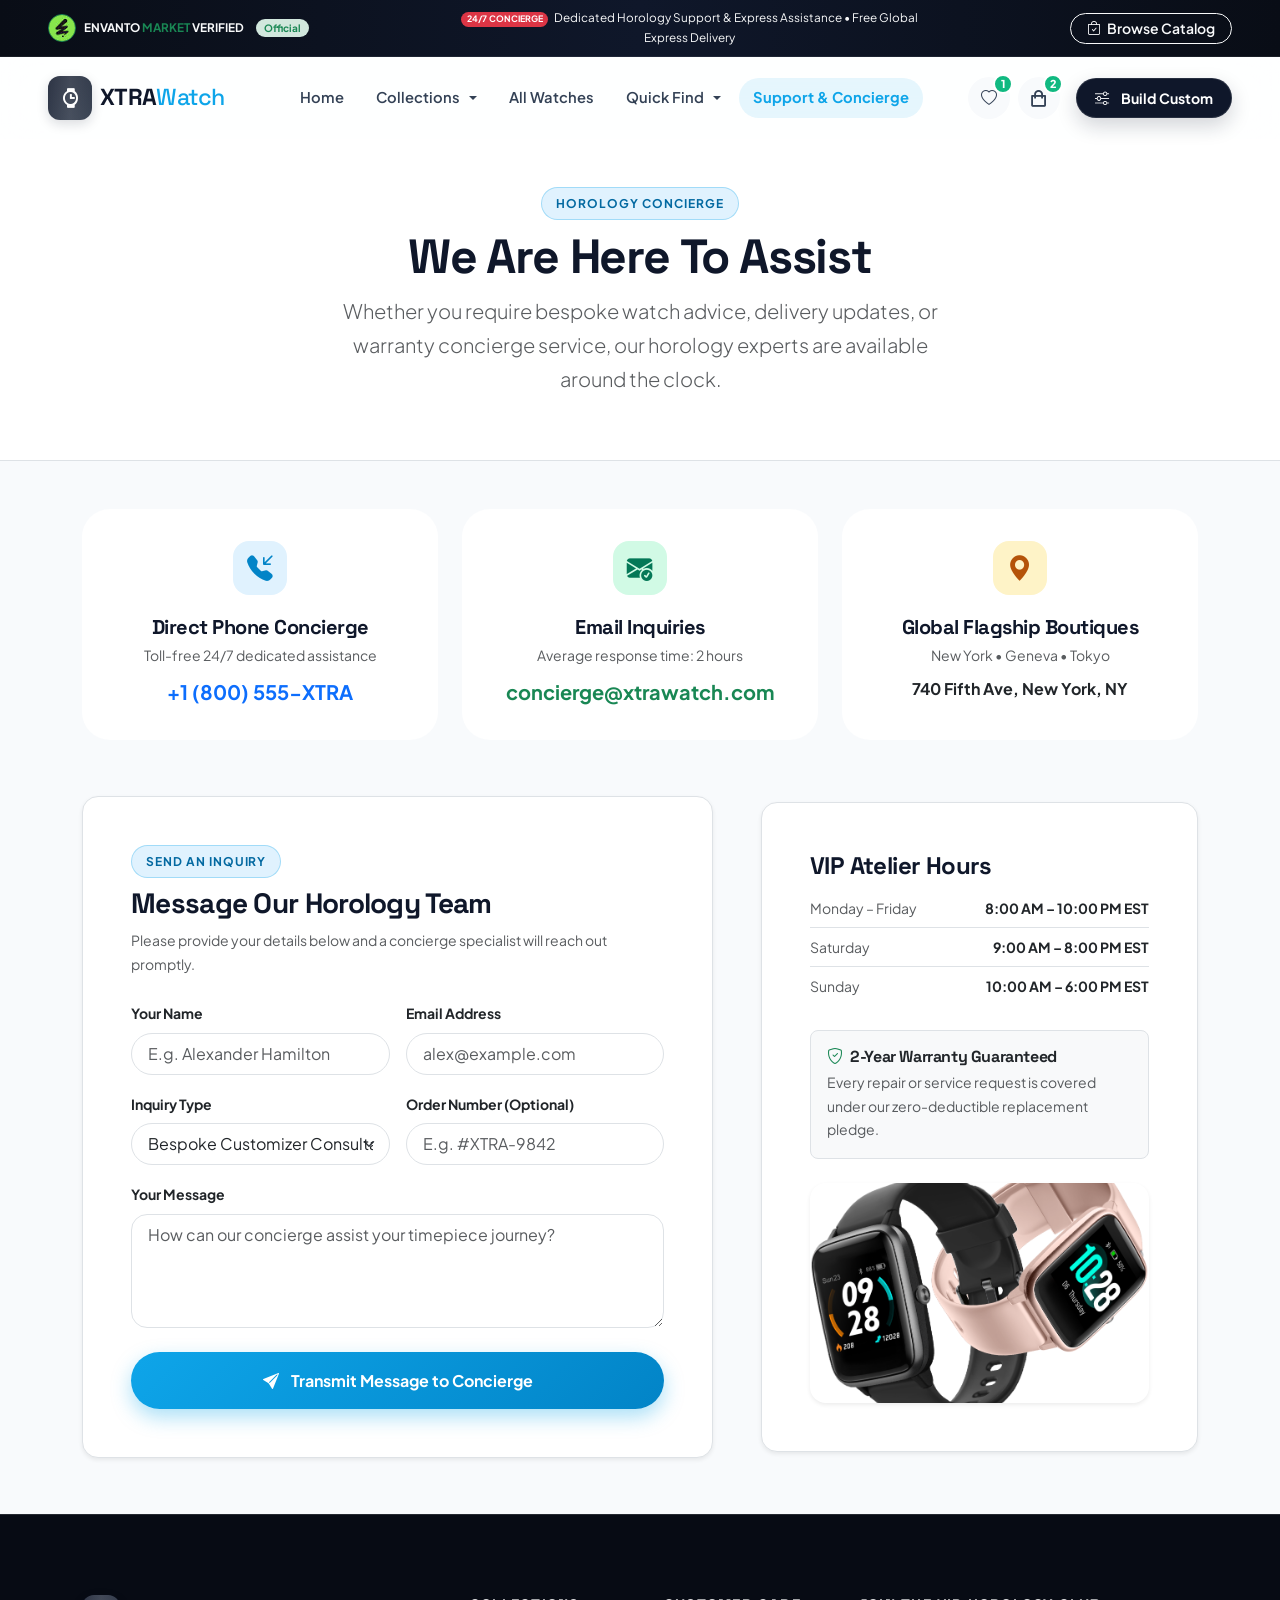
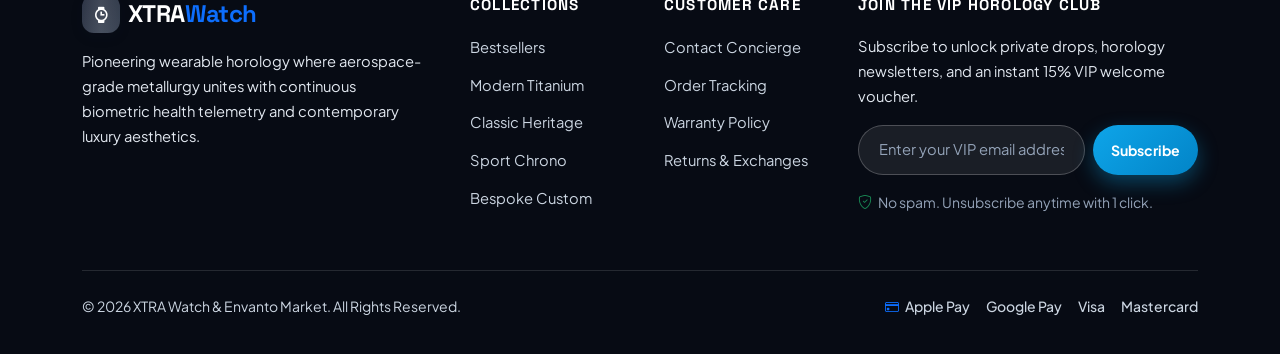
<file: commponent/contact.html>
<!doctype html>
<html lang="en">
  <head>
    <meta charset="UTF-8" />
    <meta name="viewport" content="width=device-width, initial-scale=1.0" />
    <title>Contact & VIP Concierge | XTRA Watch</title>
    <link rel="icon" href="../image/download.jpg" />

    <!-- Google Fonts & Icons -->
    <link rel="preconnect" href="https://fonts.googleapis.com" />
    <link rel="preconnect" href="https://fonts.gstatic.com" crossorigin />
    <link
      href="https://fonts.googleapis.com/css2?family=Plus+Jakarta+Sans:wght@300;400;500;600;700;800&family=Space+Grotesk:wght@500;600;700&display=swap"
      rel="stylesheet"
    />
    <link
      href="https://unpkg.com/boxicons@2.1.4/css/boxicons.min.css"
      rel="stylesheet"
    />
    <link
      rel="stylesheet"
      href="https://cdn.jsdelivr.net/npm/bootstrap-icons@1.11.3/font/bootstrap-icons.min.css"
    />
    <link rel="stylesheet" href="../css/css/bootstrap.min.css" />
    <link rel="stylesheet" href="../css/custom.css" />
  </head>
  <body>
    <!-- Top Announcement Bar -->
    <header class="top-ticker-bar">
      <div class="container-fluid px-3 px-lg-4 px-xl-5">
        <div class="row align-items-center text-center text-lg-start g-2">
          <div
            class="col-12 col-lg-4 d-none d-lg-flex align-items-center justify-content-center justify-content-lg-start gap-2"
          >
            <img
              src="../image/download.jpg"
              alt="Envanto Partner"
              class="rounded-circle border border-success"
              style="width: 28px; height: 28px; object-fit: cover"
            />
            <span
              class="fw-bold text-uppercase tracking-wider text-light small"
            >
              Envanto <span class="text-success">Market</span> Verified
            </span>
            <span
              class="badge bg-success-subtle text-success py-1 px-2 rounded-pill small ms-1"
              >Official</span
            >
          </div>

          <div class="col-12 col-lg-5 text-center">
            <p class="m-0 small text-light">
              <span class="badge bg-danger rounded-pill me-1"
                >24/7 CONCIERGE</span
              >
              Dedicated Horology Support & Express Assistance • Free Global
              Express Delivery
            </p>
          </div>

          <div class="col-12 col-lg-3 d-none d-lg-block text-center text-lg-end">
            <a
              href="watch.html"
              class="btn btn-outline-light btn-sm rounded-pill px-3 py-1 small fw-semibold"
            >
              <i class="bi bi-bag-check me-1"></i> Browse Catalog
            </a>
          </div>
        </div>
      </div>
    </header>

    <!-- Main Navigation Bar -->
    <nav class="navbar navbar-expand-lg navbar-luxury">
      <div class="container-fluid px-3 px-lg-4 px-xl-5">
        <!-- Brand -->
        <a
          href="../index.html"
          class="navbar-brand d-flex align-items-center gap-2"
        >
          <div class="brand-monogram">
            <i class="bx bxs-watch"></i>
          </div>
          <div class="brand-text">XTRA<span>Watch</span></div>
        </a>

        <!-- Mobile Header Quick Actions (Wishlist & Cart accessible with 1 tap on phones) -->
        <div class="d-flex align-items-center gap-2 d-lg-none ms-auto me-2">
          <button
            type="button"
            class="nav-action-btn"
            title="Wishlist"
            data-bs-toggle="offcanvas"
            data-bs-target="#wishlistDrawer"
            aria-label="Wishlist"
          >
            <i class="bi bi-heart"></i>
            <span class="nav-action-badge wishlist-badge-count">1</span>
          </button>

          <button
            type="button"
            class="nav-action-btn"
            title="Cart"
            data-bs-toggle="offcanvas"
            data-bs-target="#cartDrawer"
            aria-label="Cart"
          >
            <i class="bx bx-shopping-bag fs-5"></i>
            <span class="nav-action-badge cart-badge-count">2</span>
          </button>
        </div>

        <!-- Mobile Toggler -->
        <button
          class="navbar-toggler border-0 shadow-none"
          type="button"
          data-bs-toggle="offcanvas"
          data-bs-target="#offcanvasNavbar"
          aria-controls="offcanvasNavbar"
          aria-label="Toggle navigation"
        >
          <span class="navbar-toggler-icon"></span>
        </button>

        <!-- Navbar Links & Offcanvas Drawer for Mobile -->
        <div
          class="offcanvas offcanvas-end"
          tabindex="-1"
          id="offcanvasNavbar"
          aria-labelledby="offcanvasNavbarLabel"
        >
          <div class="offcanvas-header border-bottom">
            <div class="d-flex align-items-center gap-2">
              <div
                class="brand-monogram"
                style="width: 36px; height: 36px; font-size: 1.2rem"
              >
                <i class="bx bxs-watch"></i>
              </div>
              <span class="fw-bold fs-5">XTRA Watch</span>
            </div>
            <button
              type="button"
              class="btn-close shadow-none"
              data-bs-dismiss="offcanvas"
              aria-label="Close"
            ></button>
          </div>

          <div class="offcanvas-body align-items-center">
            <ul class="navbar-nav mx-auto mb-2 mb-lg-0 gap-lg-1">
              <li class="nav-item">
                <a href="../index.html" class="nav-link">Home</a>
              </li>

              <li class="nav-item dropdown">
                <a
                  class="nav-link dropdown-toggle"
                  href="#"
                  role="button"
                  data-bs-toggle="dropdown"
                  aria-expanded="false"
                >
                  Collections
                </a>
                <ul class="dropdown-menu">
                  <li><span class="dropdown-header">Watch Editions</span></li>
                  <li>
                    <a class="dropdown-item" href="bestseller.html">
                      <span
                        ><i class="bi bi-star-fill text-warning me-2"></i>
                        Bestseller Series</span
                      >
                      <span
                        class="badge bg-warning text-dark rounded-pill small"
                        >Top Rated</span
                      >
                    </a>
                  </li>
                  <li>
                    <a class="dropdown-item" href="classic.html">
                      <span
                        ><i class="bi bi-gem text-primary me-2"></i> Classic
                        Heritage</span
                      >
                      <span
                        class="badge bg-secondary-subtle text-secondary rounded-pill small"
                        >Leather</span
                      >
                    </a>
                  </li>
                  <li>
                    <a class="dropdown-item" href="modern.html">
                      <span
                        ><i class="bi bi-cpu text-info me-2"></i> Modern
                        Titanium</span
                      >
                      <span
                        class="badge bg-info-subtle text-info rounded-pill small"
                        >AMOLED</span
                      >
                    </a>
                  </li>
                  <li>
                    <a class="dropdown-item" href="sport.html">
                      <span
                        ><i class="bi bi-speedometer2 text-danger me-2"></i>
                        Sport Chrono</span
                      >
                      <span
                        class="badge bg-danger-subtle text-danger rounded-pill small"
                        >50M 5ATM</span
                      >
                    </a>
                  </li>
                  <li><hr class="dropdown-divider my-2" /></li>
                  <li>
                    <a class="dropdown-item" href="custom.html">
                      <span
                        ><i class="bi bi-palette-fill text-success me-2"></i>
                        Bespoke Customizer</span
                      >
                      <span class="badge bg-success rounded-pill small"
                        >Studio</span
                      >
                    </a>
                  </li>
                </ul>
              </li>

              <li class="nav-item">
                <a href="watch.html" class="nav-link">All Watches</a>
              </li>

              <li class="nav-item dropdown">
                <a
                  class="nav-link dropdown-toggle"
                  href="#"
                  role="button"
                  data-bs-toggle="dropdown"
                  aria-expanded="false"
                >
                  Quick Find
                </a>
                <ul class="dropdown-menu">
                  <li>
                    <span class="dropdown-header">Filter by Category</span>
                  </li>
                  <li>
                    <a class="dropdown-item" href="sport.html">
                      <span
                        ><i class="bi bi-water me-2 text-primary"></i> Sports &
                        Divers</span
                      >
                    </a>
                  </li>
                  <li>
                    <a class="dropdown-item" href="bestseller.html">
                      <span
                        ><i class="bi bi-fire me-2 text-danger"></i> Trending
                        Smartwatches</span
                      >
                    </a>
                  </li>
                  <li>
                    <a class="dropdown-item" href="classic.html">
                      <span
                        ><i class="bi bi-clock-history me-2 text-secondary"></i>
                        Vintage Mechanical</span
                      >
                    </a>
                  </li>
                  <li>
                    <a class="dropdown-item" href="custom.html">
                      <span
                        ><i class="bi bi-pen-fill me-2 text-warning"></i> Laser
                        Custom Engraved</span
                      >
                    </a>
                  </li>
                </ul>
              </li>

              <li class="nav-item">
                <a href="contact.html" class="nav-link active"
                  >Support & Concierge</a
                >
              </li>
            </ul>

            <!-- Right Nav Actions -->
            <div
              class="d-flex align-items-center justify-content-center justify-content-lg-end gap-2 mt-3 mt-lg-0"
            >
              <button
                type="button"
                class="nav-action-btn d-none d-lg-inline-flex"
                title="Wishlist"
                data-bs-toggle="offcanvas"
                data-bs-target="#wishlistDrawer"
                aria-label="Wishlist"
              >
                <i class="bi bi-heart"></i>
                <span class="nav-action-badge wishlist-badge-count">1</span>
              </button>

              <button
                type="button"
                class="nav-action-btn d-none d-lg-inline-flex"
                title="Cart"
                data-bs-toggle="offcanvas"
                data-bs-target="#cartDrawer"
                aria-label="Cart"
              >
                <i class="bx bx-shopping-bag fs-5"></i>
                <span class="nav-action-badge cart-badge-count">2</span>
              </button>

              <a
                href="custom.html"
                class="btn-luxury-dark btn-luxury-sm ms-lg-2 text-center justify-content-center"
              >
                <i class="bi bi-sliders me-1"></i> Build Custom
              </a>
            </div>
          </div>
        </div>
      </div>
    </nav>

    <!-- Header Banner -->
    <section class="bg-white border-bottom py-5">
      <div class="container text-center">
        <span class="badge-luxury badge-luxury-cyan mb-2"
          >HOROLOGY CONCIERGE</span
        >
        <h1 class="display-5 fw-bold mb-2">We Are Here To Assist</h1>
        <p class="lead text-muted mx-auto" style="max-width: 620px">
          Whether you require bespoke watch advice, delivery updates, or
          warranty concierge service, our horology experts are available around
          the clock.
        </p>
      </div>
    </section>

    <!-- Contact Info 3-Card Strip -->
    <section class="container py-5">
      <div class="row g-4 text-center">
        <div class="col-12 col-md-4">
          <div class="bento-card text-center align-items-center">
            <div class="bento-icon icon-cyan">
              <i class="bi bi-telephone-inbound-fill"></i>
            </div>
            <h5 class="fw-bold mb-1">Direct Phone Concierge</h5>
            <p class="small text-muted mb-2">
              Toll-free 24/7 dedicated assistance
            </p>
            <a
              href="tel:+18005559872"
              class="fw-bold text-primary fs-5 text-decoration-none"
            >
              +1 (800) 555-XTRA
            </a>
          </div>
        </div>

        <div class="col-12 col-md-4">
          <div class="bento-card text-center align-items-center">
            <div class="bento-icon icon-emerald">
              <i class="bi bi-envelope-check-fill"></i>
            </div>
            <h5 class="fw-bold mb-1">Email Inquiries</h5>
            <p class="small text-muted mb-2">Average response time: 2 hours</p>
            <a
              href="mailto:concierge@xtrawatch.com"
              class="fw-bold text-success fs-5 text-decoration-none"
            >
              concierge@xtrawatch.com
            </a>
          </div>
        </div>

        <div class="col-12 col-md-4">
          <div class="bento-card text-center align-items-center">
            <div class="bento-icon icon-gold">
              <i class="bi bi-geo-alt-fill"></i>
            </div>
            <h5 class="fw-bold mb-1">Global Flagship Boutiques</h5>
            <p class="small text-muted mb-2">New York • Geneva • Tokyo</p>
            <span class="fw-bold text-dark fs-6">
              740 Fifth Ave, New York, NY
            </span>
          </div>
        </div>
      </div>
    </section>

    <!-- Contact Form & Hours Section -->
    <section class="container py-2 mb-5">
      <div class="row g-4 g-lg-5 align-items-center">
        <!-- Left: Contact Form -->
        <div class="col-12 col-lg-7">
          <div class="bg-white rounded-4 border p-4 p-md-5 shadow-sm">
            <span class="badge-luxury badge-luxury-cyan mb-2"
              >SEND AN INQUIRY</span
            >
            <h3 class="fw-bold mb-2">Message Our Horology Team</h3>
            <p class="text-muted small mb-4">
              Please provide your details below and a concierge specialist will
              reach out promptly.
            </p>

            <form id="supportContactForm">
              <div class="row g-3">
                <div class="col-12 col-sm-6">
                  <label class="form-label small fw-bold text-dark"
                    >Your Name</label
                  >
                  <input
                    type="text"
                    class="form-control rounded-pill px-3 py-2"
                    required
                    placeholder="E.g. Alexander Hamilton"
                  />
                </div>

                <div class="col-12 col-sm-6">
                  <label class="form-label small fw-bold text-dark"
                    >Email Address</label
                  >
                  <input
                    type="email"
                    class="form-control rounded-pill px-3 py-2"
                    required
                    placeholder="alex@example.com"
                  />
                </div>

                <div class="col-12 col-sm-6">
                  <label class="form-label small fw-bold text-dark"
                    >Inquiry Type</label
                  >
                  <select class="form-select rounded-pill px-3 py-2">
                    <option value="bespoke" selected>
                      Bespoke Customizer Consultation
                    </option>
                    <option value="shipping">Order Tracking & Shipping</option>
                    <option value="warranty">
                      2-Year International Warranty
                    </option>
                    <option value="corporate">Corporate & Bulk Gifting</option>
                  </select>
                </div>

                <div class="col-12 col-sm-6">
                  <label class="form-label small fw-bold text-dark"
                    >Order Number (Optional)</label
                  >
                  <input
                    type="text"
                    class="form-control rounded-pill px-3 py-2"
                    placeholder="E.g. #XTRA-9842"
                  />
                </div>

                <div class="col-12">
                  <label class="form-label small fw-bold text-dark"
                    >Your Message</label
                  >
                  <textarea
                    class="form-control rounded-4 px-3 py-2"
                    rows="4"
                    required
                    placeholder="How can our concierge assist your timepiece journey?"
                  ></textarea>
                </div>

                <div class="col-12 mt-4">
                  <button
                    type="submit"
                    class="btn-luxury-primary w-100 py-3 fs-6"
                  >
                    <i class="bi bi-send-fill me-1"></i> Transmit Message to
                    Concierge
                  </button>
                </div>
              </div>
            </form>
          </div>
        </div>

        <!-- Right: Boutique Experience & Hours -->
        <div class="col-12 col-lg-5">
          <div class="p-4 p-md-5 bg-white rounded-4 border shadow-sm">
            <h4 class="fw-bold mb-3">VIP Atelier Hours</h4>
            <div
              class="d-flex justify-content-between border-bottom pb-2 mb-2 small"
            >
              <span class="text-muted">Monday – Friday</span>
              <span class="fw-bold text-dark">8:00 AM – 10:00 PM EST</span>
            </div>
            <div
              class="d-flex justify-content-between border-bottom pb-2 mb-2 small"
            >
              <span class="text-muted">Saturday</span>
              <span class="fw-bold text-dark">9:00 AM – 8:00 PM EST</span>
            </div>
            <div class="d-flex justify-content-between pb-2 mb-4 small">
              <span class="text-muted">Sunday</span>
              <span class="fw-bold text-dark">10:00 AM – 6:00 PM EST</span>
            </div>

            <div class="p-3 bg-light rounded-3 border mb-4">
              <h6 class="fw-bold mb-1 text-dark">
                <i class="bi bi-shield-check text-success me-1"></i> 2-Year
                Warranty Guaranteed
              </h6>
              <p class="small text-muted mb-0">
                Every repair or service request is covered under our
                zero-deductible replacement pledge.
              </p>
            </div>

            <div class="text-center">
              <img
                src="../image/watch3.jpg"
                alt="Boutique Lifestyle"
                class="img-fluid rounded-4 shadow-sm"
                style="max-height: 220px; width: 100%; object-fit: cover"
              />
            </div>
          </div>
        </div>
      </div>
    </section>

    <!-- Footer -->
    <footer class="footer-luxury">
      <div class="container">
        <div class="row g-4 g-lg-5 mb-5">
          <div class="col-12 col-lg-4">
            <div class="d-flex align-items-center gap-2 mb-3">
              <div
                class="brand-monogram"
                style="width: 38px; height: 38px; font-size: 1.2rem"
              >
                <i class="bx bxs-watch"></i>
              </div>
              <h5 class="m-0 fw-bold text-white fs-4">
                XTRA<span class="text-primary">Watch</span>
              </h5>
            </div>
            <p class="footer-brand-desc mb-4" style="max-width: 340px">
              Pioneering wearable horology where aerospace-grade metallurgy
              unites with continuous biometric health telemetry and contemporary
              luxury aesthetics.
            </p>
          </div>

          <div class="col-6 col-md-3 col-lg-2">
            <h6 class="footer-title">Collections</h6>
            <ul class="footer-links">
              <li><a href="bestseller.html">Bestsellers</a></li>
              <li><a href="modern.html">Modern Titanium</a></li>
              <li><a href="classic.html">Classic Heritage</a></li>
              <li><a href="sport.html">Sport Chrono</a></li>
              <li><a href="custom.html">Bespoke Custom</a></li>
            </ul>
          </div>

          <div class="col-6 col-md-3 col-lg-2">
            <h6 class="footer-title">Customer Care</h6>
            <ul class="footer-links">
              <li><a href="contact.html">Contact Concierge</a></li>
              <li><a href="contact.html">Order Tracking</a></li>
              <li><a href="contact.html">Warranty Policy</a></li>
              <li><a href="contact.html">Returns & Exchanges</a></li>
            </ul>
          </div>

          <div class="col-12 col-md-6 col-lg-4">
            <h6 class="footer-title">Join The VIP Horology Club</h6>
            <p class="footer-newsletter-desc mb-3">
              Subscribe to unlock private drops, horology newsletters, and an instant 15% VIP welcome voucher.
            </p>
            <form class="newsletter-form">
              <div class="newsletter-input-group">
                <input
                  type="email"
                  class="newsletter-input"
                  placeholder="Enter your VIP email address..."
                  required
                />
                <button
                  type="submit"
                  class="btn-luxury-primary btn-luxury-sm text-nowrap"
                >
                  Subscribe
                </button>
              </div>
            </form>
            <div class="mt-3 small newsletter-note">
              <i class="bi bi-shield-check text-success me-1"></i> No spam. Unsubscribe anytime with 1 click.
            </div>
          </div>
        </div>

        <div class="pt-4 border-top border-secondary border-opacity-25 d-flex flex-column flex-md-row justify-content-between align-items-center gap-3 footer-bottom-row">
          <p class="small text-muted mb-0">
            &copy; 2026 XTRA Watch & Envanto Market. All Rights Reserved.
          </p>
          <div class="d-flex align-items-center gap-3 small">
            <span><i class="bi bi-credit-card me-1 text-primary"></i> Apple Pay</span>
            <span>Google Pay</span>
            <span>Visa</span>
            <span>Mastercard</span>
          </div>
        </div>
      </div>
    </footer>

    <!-- Slide-Over Cart Drawer -->
    <div
      class="offcanvas offcanvas-end cart-offcanvas"
      tabindex="-1"
      id="cartDrawer"
      aria-labelledby="cartDrawerLabel"
    >
      <div class="cart-header">
        <h5
          class="fw-bold mb-0 d-flex align-items-center gap-2"
          id="cartDrawerLabel"
        >
          <i class="bx bx-shopping-bag text-primary fs-4"></i>
          Your Shopping Cart
        </h5>
        <button
          type="button"
          class="btn-close shadow-none"
          data-bs-dismiss="offcanvas"
          aria-label="Close"
        ></button>
      </div>

      <div class="cart-body">
        <div id="cartShippingBar" class="cart-free-shipping-bar">
          <div id="shippingProgressText" class="small text-muted mb-1">
            Add <strong>$45</strong> more for
            <strong>Free Express Shipping</strong>
          </div>
          <div class="shipping-progress-track">
            <div
              id="shippingProgressFill"
              class="shipping-progress-fill"
              style="width: 70%"
            ></div>
          </div>
        </div>

        <div id="cartEmptyState" class="text-center py-5" style="display: none">
          <i class="bx bx-cart-alt fs-1 text-muted mb-3 d-block opacity-50"></i>
          <h5 class="fw-bold">Your cart is empty</h5>
          <p class="text-muted small mb-4">
            Discover our handcrafted titanium smartwatches.
          </p>
          <a href="watch.html" class="btn-luxury-primary btn-luxury-sm"
            >Browse Watches</a
          >
        </div>

        <div id="cartItemsList"></div>
      </div>

      <div id="cartFooterContainer" class="cart-footer">
        <div class="input-group mb-3">
          <input
            type="text"
            id="couponCodeInput"
            class="form-control rounded-start-pill ps-3 small"
            placeholder="Promo code (Try XTRA20)"
          />
          <button
            class="btn btn-outline-dark rounded-end-pill px-3 fw-bold small"
            type="button"
            id="applyCouponBtn"
          >
            Apply
          </button>
        </div>

        <div class="cart-total-row">
          <span>Subtotal</span>
          <span id="cartSubtotalAmount" class="fw-bold text-dark">$798</span>
        </div>

        <div
          id="cartDiscountRow"
          class="cart-total-row text-success"
          style="display: none"
        >
          <span>Promo Discount</span>
          <span id="cartDiscountAmount" class="fw-bold">-$0</span>
        </div>

        <div class="cart-total-row">
          <span>Estimated Taxes & Shipping</span>
          <span class="text-success fw-semibold">FREE</span>
        </div>

        <div class="cart-total-row pt-2 border-top mt-2">
          <span class="fs-5 fw-bold text-dark">Total</span>
          <span id="cartGrandTotalAmount" class="cart-grand-total">$798</span>
        </div>

        <button
          type="button"
          id="proceedCheckoutBtn"
          class="btn-luxury-primary w-100 py-3 mt-3 fs-6"
        >
          <i class="bi bi-shield-check"></i> Proceed to Secure Checkout
        </button>
      </div>
    </div>

    <!-- Slide-Over Wishlist Drawer -->
    <div
      class="offcanvas offcanvas-end wishlist-offcanvas"
      tabindex="-1"
      id="wishlistDrawer"
      aria-labelledby="wishlistDrawerLabel"
    >
      <div class="cart-header">
        <h5 class="fw-bold mb-0 d-flex align-items-center gap-2" id="wishlistDrawerLabel">
          <i class="bi bi-heart-fill text-danger fs-5"></i>
          My Saved Wishlist (<span id="wishlistHeaderCount">1</span>)
        </h5>
        <button
          type="button"
          class="btn-close shadow-none"
          data-bs-dismiss="offcanvas"
          aria-label="Close"
        ></button>
      </div>

      <div class="cart-body">
        <!-- Empty State -->
        <div id="wishlistEmptyState" class="text-center py-5" style="display: none;">
          <i class="bi bi-heart fs-1 text-muted mb-3 d-block opacity-50"></i>
          <h5 class="fw-bold">Your wishlist is empty</h5>
          <p class="text-muted small mb-4">Click the heart icon on any timepiece to save it here for later.</p>
          <a href="watch.html" class="btn-luxury-primary btn-luxury-sm">Browse Collection</a>
        </div>

        <!-- Wishlist Items List Container -->
        <div id="wishlistItemsList"></div>
      </div>

      <div id="wishlistFooterContainer" class="cart-footer">
        <button
          type="button"
          id="addAllWishlistToCartBtn"
          class="btn-luxury-primary w-100 py-3 mb-2 fs-6"
        >
          <i class="bi bi-bag-plus-fill me-1"></i> Add All Items to Cart
        </button>
        <button
          type="button"
          id="clearWishlistBtn"
          class="btn btn-outline-secondary w-100 rounded-pill py-2 small fw-semibold"
        >
          Clear Wishlist
        </button>
      </div>
    </div>

    <!-- Quick View Modal -->
    <div
      class="modal fade modal-luxury"
      id="quickViewModal"
      tabindex="-1"
      aria-hidden="true"
    >
      <div class="modal-dialog modal-dialog-centered modal-lg">
        <div class="modal-content">
          <div class="modal-header border-0 pb-0">
            <button
              type="button"
              class="btn-close shadow-none"
              data-bs-dismiss="modal"
              aria-label="Close"
            ></button>
          </div>
          <div class="modal-body p-4 p-md-5 pt-0">
            <div class="row g-4 align-items-center">
              <div class="col-12 col-md-6">
                <div class="modal-luxury-media rounded-4">
                  <img
                    id="quickViewImg"
                    src="../watch/watch-1.png"
                    alt="Quick View"
                    class="img-fluid"
                  />
                </div>
              </div>
              <div class="col-12 col-md-6">
                <span
                  id="quickViewCategory"
                  class="badge-luxury badge-luxury-cyan mb-2"
                  >SMART TECH</span
                >
                <h3 id="quickViewTitle" class="fw-bold mb-2">
                  Chrome Watch Pro
                </h3>
                <div class="rating-row mb-3">
                  <div class="rating-stars">
                    <i class="bx bxs-star"></i><i class="bx bxs-star"></i
                    ><i class="bx bxs-star"></i><i class="bx bxs-star"></i
                    ><i class="bx bxs-star"></i>
                  </div>
                  <span class="rating-count">(94 verified reviews)</span>
                </div>
                <div class="fs-3 fw-bold text-dark mb-3" id="quickViewPrice">
                  $399
                </div>
                <p id="quickViewDesc" class="text-muted small mb-4"></p>
                <div class="mb-3">
                  <label class="fw-bold small text-dark d-block mb-2"
                    >Select Watch Finish:</label
                  >
                  <div class="d-flex gap-2">
                    <label
                      class="btn btn-outline-dark btn-sm rounded-pill px-3 active"
                    >
                      <input
                        type="radio"
                        name="quickViewFinish"
                        value="Titanium Silver"
                        checked
                        class="d-none"
                      />
                      Titanium
                    </label>
                    <label
                      class="btn btn-outline-dark btn-sm rounded-pill px-3"
                    >
                      <input
                        type="radio"
                        name="quickViewFinish"
                        value="Obsidian Black"
                        class="d-none"
                      />
                      Obsidian
                    </label>
                  </div>
                </div>
                <div class="mb-4">
                  <h6 class="fw-bold small text-dark mb-2">
                    Key Specifications:
                  </h6>
                  <ul
                    id="quickViewSpecs"
                    class="list-unstyled small text-muted mb-0"
                  ></ul>
                </div>
                <div class="d-flex gap-2">
                  <input
                    type="number"
                    id="quickViewQty"
                    class="form-control rounded-pill text-center fw-bold"
                    style="width: 70px"
                    value="1"
                    min="1"
                    max="10"
                  />
                  <button
                    type="button"
                    id="quickViewAddBtn"
                    class="btn-luxury-primary flex-grow-1"
                  >
                    <i class="bi bi-bag-plus"></i> Add to Cart
                  </button>
                </div>
              </div>
            </div>
          </div>
        </div>
      </div>
    </div>

    <!-- Checkout Modal -->
    <div
      class="modal fade modal-luxury"
      id="checkoutModal"
      tabindex="-1"
      aria-hidden="true"
    >
      <div class="modal-dialog modal-dialog-centered">
        <div class="modal-content">
          <div class="modal-header">
            <h5 class="modal-title fw-bold">
              <i class="bi bi-shield-lock-fill text-success me-2"></i>Express
              Secure Checkout
            </h5>
            <button
              type="button"
              class="btn-close shadow-none"
              data-bs-dismiss="modal"
              aria-label="Close"
            ></button>
          </div>
          <div class="modal-body p-4">
            <form id="checkoutOrderForm">
              <div class="mb-3">
                <label class="form-label small fw-bold text-dark"
                  >Full Name</label
                >
                <input
                  type="text"
                  class="form-control rounded-pill px-3"
                  required
                  placeholder="John Doe"
                />
              </div>
              <div class="mb-3">
                <label class="form-label small fw-bold text-dark"
                  >Email Address</label
                >
                <input
                  type="email"
                  class="form-control rounded-pill px-3"
                  required
                  placeholder="john@example.com"
                />
              </div>
              <div class="mb-3">
                <label class="form-label small fw-bold text-dark"
                  >Shipping Destination</label
                >
                <input
                  type="text"
                  class="form-control rounded-pill px-3"
                  required
                  placeholder="123 Luxury Ave, Beverly Hills, CA 90210"
                />
              </div>
              <button type="submit" class="btn-luxury-primary w-100 py-3">
                <i class="bi bi-lock-fill me-1"></i> Complete Order
              </button>
            </form>
          </div>
        </div>
      </div>
    </div>

    <!-- Back to Top Button -->
    <button
      type="button"
      id="backToTopBtn"
      class="back-to-top-btn"
      title="Back to top"
      aria-label="Back to top"
    >
      <i class="bi bi-arrow-up"></i>
    </button>

    <!-- Scripts -->
    <script src="../js/js/bootstrap.bundle.min.js"></script>
    <script src="../js/main.js"></script>
  </body>
</html>
</file>
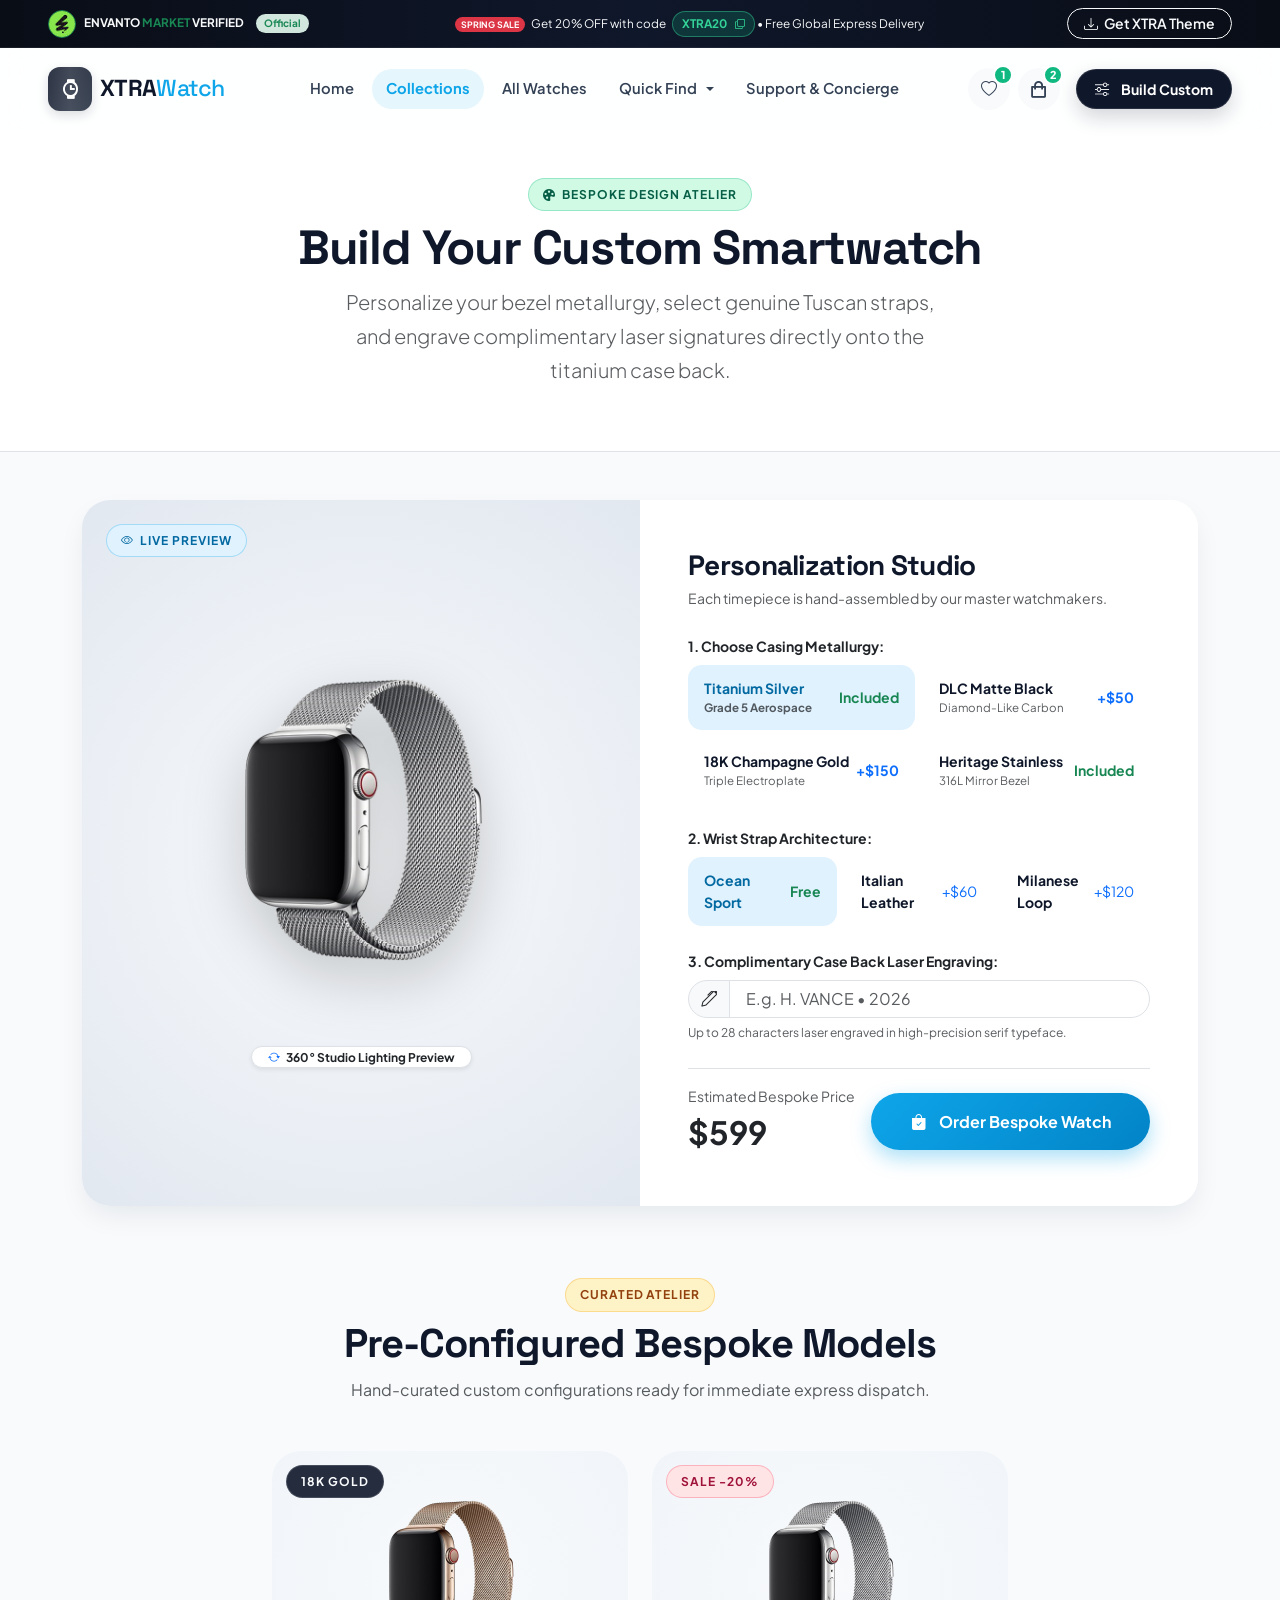
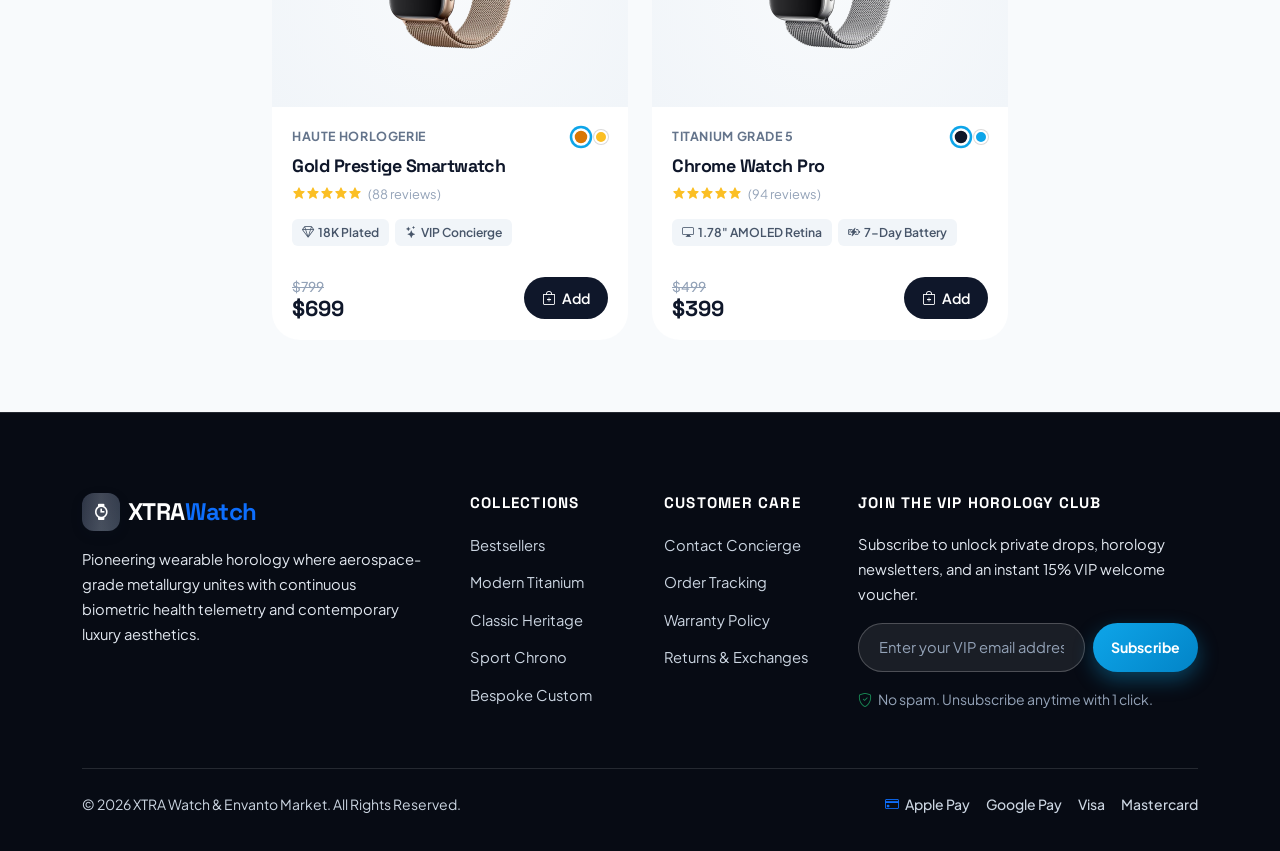
<file: commponent/custom.html>
<!DOCTYPE html>
<html lang="en">
  <head>
    <meta charset="UTF-8" />
    <meta name="viewport" content="width=device-width, initial-scale=1.0" />
    <title>Bespoke Customizer Studio | XTRA Watch</title>
    <link rel="icon" href="../image/download.jpg" />

    <!-- Google Fonts & Icons -->
    <link rel="preconnect" href="https://fonts.googleapis.com" />
    <link rel="preconnect" href="https://fonts.gstatic.com" crossorigin />
    <link
      href="https://fonts.googleapis.com/css2?family=Plus+Jakarta+Sans:wght@300;400;500;600;700;800&family=Space+Grotesk:wght@500;600;700&display=swap"
      rel="stylesheet"
    />
    <link
      href="https://unpkg.com/boxicons@2.1.4/css/boxicons.min.css"
      rel="stylesheet"
    />
    <link
      rel="stylesheet"
      href="https://cdn.jsdelivr.net/npm/bootstrap-icons@1.11.3/font/bootstrap-icons.min.css"
    />
    <link rel="stylesheet" href="../css/css/bootstrap.min.css" />
    <link rel="stylesheet" href="../css/custom.css" />
  </head>
  <body>
    <!-- Top Announcement Bar -->
    <header class="top-ticker-bar">
      <div class="container-fluid px-3 px-lg-4 px-xl-5">
        <div class="row align-items-center text-center text-lg-start g-2">
          <div class="col-12 col-lg-4 d-none d-lg-flex align-items-center justify-content-center justify-content-lg-start gap-2">
            <img
              src="../image/download.jpg"
              alt="Envanto Partner"
              class="rounded-circle border border-success"
              style="width: 28px; height: 28px; object-fit: cover;"
            />
            <span class="fw-bold text-uppercase tracking-wider text-light small">
              Envanto <span class="text-success">Market</span> Verified
            </span>
            <span class="badge bg-success-subtle text-success py-1 px-2 rounded-pill small ms-1">Official</span>
          </div>

          <div class="col-12 col-lg-5 text-center">
            <p class="m-0 small text-light">
              <span class="badge bg-danger rounded-pill me-1">SPRING SALE</span>
              Get 20% OFF with code
              <a href="#" class="code-badge ms-1" data-copy-code="XTRA20" title="Click to copy promo code">
                XTRA20 <i class="bi bi-copy ms-1 small"></i>
              </a>
              • Free Global Express Delivery
            </p>
          </div>

          <div class="col-12 col-lg-3 d-none d-lg-block text-center text-lg-end">
            <a
              href="https://themeforest.net"
              target="_blank"
              rel="noopener noreferrer"
              class="btn btn-outline-light btn-sm rounded-pill px-3 py-1 small fw-semibold"
            >
              <i class="bi bi-download me-1"></i> Get XTRA Theme
            </a>
          </div>
        </div>
      </div>
    </header>

    <!-- Main Navigation Bar -->
    <nav class="navbar navbar-expand-lg navbar-luxury">
      <div class="container-fluid px-3 px-lg-4 px-xl-5">
        <!-- Brand -->
        <a href="../index.html" class="navbar-brand d-flex align-items-center gap-2">
          <div class="brand-monogram">
            <i class="bx bxs-watch"></i>
          </div>
          <div class="brand-text">
            XTRA<span>Watch</span>
          </div>
        </a>

        <!-- Mobile Header Quick Actions (Wishlist & Cart accessible with 1 tap on phones) -->
        <div class="d-flex align-items-center gap-2 d-lg-none ms-auto me-2">
          <button
            type="button"
            class="nav-action-btn"
            title="Wishlist"
            data-bs-toggle="offcanvas"
            data-bs-target="#wishlistDrawer"
            aria-label="Wishlist"
          >
            <i class="bi bi-heart"></i>
            <span class="nav-action-badge wishlist-badge-count">1</span>
          </button>

          <button
            type="button"
            class="nav-action-btn"
            title="Cart"
            data-bs-toggle="offcanvas"
            data-bs-target="#cartDrawer"
            aria-label="Cart"
          >
            <i class="bx bx-shopping-bag fs-5"></i>
            <span class="nav-action-badge cart-badge-count">2</span>
          </button>
        </div>

        <!-- Mobile Toggler -->
        <button
          class="navbar-toggler border-0 shadow-none"
          type="button"
          data-bs-toggle="offcanvas"
          data-bs-target="#offcanvasNavbar"
          aria-controls="offcanvasNavbar"
          aria-label="Toggle navigation"
        >
          <span class="navbar-toggler-icon"></span>
        </button>

        <!-- Navbar Links & Offcanvas Drawer for Mobile -->
        <div
          class="offcanvas offcanvas-end"
          tabindex="-1"
          id="offcanvasNavbar"
          aria-labelledby="offcanvasNavbarLabel"
        >
          <div class="offcanvas-header border-bottom">
            <div class="d-flex align-items-center gap-2">
              <div class="brand-monogram" style="width: 36px; height: 36px; font-size: 1.2rem;">
                <i class="bx bxs-watch"></i>
              </div>
              <span class="fw-bold fs-5">XTRA Watch</span>
            </div>
            <button
              type="button"
              class="btn-close shadow-none"
              data-bs-dismiss="offcanvas"
              aria-label="Close"
            ></button>
          </div>

          <div class="offcanvas-body align-items-center">
            <ul class="navbar-nav mx-auto mb-2 mb-lg-0 gap-lg-1">
              <li class="nav-item">
                <a href="../index.html" class="nav-link">Home</a>
              </li>

              <li class="nav-item dropdown">
                <a
                  class="nav-link dropdown-toggle active"
                  href="#"
                  role="button"
                  data-bs-toggle="dropdown"
                  aria-expanded="false"
                >
                  Collections
                </a>
                <ul class="dropdown-menu">
                  <li><span class="dropdown-header">Watch Editions</span></li>
                  <li>
                    <a class="dropdown-item" href="bestseller.html">
                      <span><i class="bi bi-star-fill text-warning me-2"></i> Bestseller Series</span>
                      <span class="badge bg-warning text-dark rounded-pill small">Top Rated</span>
                    </a>
                  </li>
                  <li>
                    <a class="dropdown-item" href="classic.html">
                      <span><i class="bi bi-gem text-primary me-2"></i> Classic Heritage</span>
                      <span class="badge bg-secondary-subtle text-secondary rounded-pill small">Leather</span>
                    </a>
                  </li>
                  <li>
                    <a class="dropdown-item" href="modern.html">
                      <span><i class="bi bi-cpu text-info me-2"></i> Modern Titanium</span>
                      <span class="badge bg-info-subtle text-info rounded-pill small">AMOLED</span>
                    </a>
                  </li>
                  <li>
                    <a class="dropdown-item" href="sport.html">
                      <span><i class="bi bi-speedometer2 text-danger me-2"></i> Sport Chrono</span>
                      <span class="badge bg-danger-subtle text-danger rounded-pill small">50M 5ATM</span>
                    </a>
                  </li>
                  <li><hr class="dropdown-divider my-2" /></li>
                  <li>
                    <a class="dropdown-item active" href="custom.html">
                      <span><i class="bi bi-palette-fill text-success me-2"></i> Bespoke Customizer</span>
                      <span class="badge bg-success rounded-pill small">Studio</span>
                    </a>
                  </li>
                </ul>
              </li>

              <li class="nav-item">
                <a href="watch.html" class="nav-link">All Watches</a>
              </li>

              <li class="nav-item dropdown">
                <a
                  class="nav-link dropdown-toggle"
                  href="#"
                  role="button"
                  data-bs-toggle="dropdown"
                  aria-expanded="false"
                >
                  Quick Find
                </a>
                <ul class="dropdown-menu">
                  <li><span class="dropdown-header">Filter by Category</span></li>
                  <li>
                    <a class="dropdown-item" href="sport.html">
                      <span><i class="bi bi-water me-2 text-primary"></i> Sports & Divers</span>
                    </a>
                  </li>
                  <li>
                    <a class="dropdown-item" href="bestseller.html">
                      <span><i class="bi bi-fire me-2 text-danger"></i> Trending Smartwatches</span>
                    </a>
                  </li>
                  <li>
                    <a class="dropdown-item" href="classic.html">
                      <span><i class="bi bi-clock-history me-2 text-secondary"></i> Vintage Mechanical</span>
                    </a>
                  </li>
                  <li>
                    <a class="dropdown-item active" href="custom.html">
                      <span><i class="bi bi-pen-fill me-2 text-warning"></i> Laser Custom Engraved</span>
                    </a>
                  </li>
                </ul>
              </li>

              <li class="nav-item">
                <a href="contact.html" class="nav-link">Support & Concierge</a>
              </li>
            </ul>

            <!-- Right Nav Actions -->
            <div class="d-flex align-items-center justify-content-center justify-content-lg-end gap-2 mt-3 mt-lg-0">
              <button
                type="button"
                class="nav-action-btn d-none d-lg-inline-flex"
                title="Wishlist"
                data-bs-toggle="offcanvas"
                data-bs-target="#wishlistDrawer"
                aria-label="Wishlist"
              >
                <i class="bi bi-heart"></i>
                <span class="nav-action-badge wishlist-badge-count">1</span>
              </button>

              <button
                type="button"
                class="nav-action-btn d-none d-lg-inline-flex"
                title="Cart"
                data-bs-toggle="offcanvas"
                data-bs-target="#cartDrawer"
                aria-label="Cart"
              >
                <i class="bx bx-shopping-bag fs-5"></i>
                <span class="nav-action-badge cart-badge-count">2</span>
              </button>

              <a
                href="custom.html"
                class="btn-luxury-dark btn-luxury-sm ms-lg-2 text-center justify-content-center"
              >
                <i class="bi bi-sliders me-1"></i> Build Custom
              </a>
            </div>
          </div>
        </div>
      </div>
    </nav>

    <!-- Header Banner -->
    <section class="bg-white border-bottom py-5">
      <div class="container text-center">
        <span class="badge-luxury badge-luxury-emerald mb-2">
          <i class="bi bi-palette-fill"></i> BESPOKE DESIGN ATELIER
        </span>
        <h1 class="display-5 fw-bold mb-2">Build Your Custom Smartwatch</h1>
        <p class="lead text-muted mx-auto" style="max-width: 620px;">
          Personalize your bezel metallurgy, select genuine Tuscan straps, and engrave complimentary laser signatures directly onto the titanium case back.
        </p>
      </div>
    </section>

    <!-- Interactive Configurator Studio Section -->
    <section class="container py-5">
      <div class="configurator-wrapper">
        <div class="row g-0">
          <!-- Left: Live Render Preview -->
          <div class="col-12 col-lg-6">
            <div class="configurator-preview-box">
              <span class="badge-luxury badge-luxury-cyan position-absolute top-0 start-0 m-4">
                <i class="bi bi-eye"></i> LIVE PREVIEW
              </span>
              <img
                id="configWatchPreview"
                src="../watch/watch-1.png"
                alt="Custom Bespoke Watch"
                class="configurator-watch-preview"
              />
              <div class="mt-4 text-center">
                <span class="badge bg-white text-dark border px-3 py-1 rounded-pill small shadow-sm">
                  <i class="bi bi-arrow-repeat me-1 text-primary"></i> 360° Studio Lighting Preview
                </span>
              </div>
            </div>
          </div>

          <!-- Right: Interactive Controls -->
          <div class="col-12 col-lg-6 p-4 p-lg-5 bg-white">
            <h3 class="fw-bold mb-1">Personalization Studio</h3>
            <p class="text-muted small mb-4">Each timepiece is hand-assembled by our master watchmakers.</p>

            <!-- 1. Case Finish Selection -->
            <div class="mb-4">
              <label class="fw-bold text-dark small d-block mb-2">1. Choose Casing Metallurgy:</label>
              <div class="row g-2">
                <div class="col-6">
                  <div class="custom-option-card config-finish-opt active" data-finish-name="Titanium Silver" data-finish-price="0">
                    <div>
                      <div class="small fw-bold">Titanium Silver</div>
                      <div class="small text-muted" style="font-size: 0.72rem;">Grade 5 Aerospace</div>
                    </div>
                    <span class="small fw-bold text-success">Included</span>
                  </div>
                </div>
                <div class="col-6">
                  <div class="custom-option-card config-finish-opt" data-finish-name="Stealth DLC Black" data-finish-price="50">
                    <div>
                      <div class="small fw-bold">DLC Matte Black</div>
                      <div class="small text-muted" style="font-size: 0.72rem;">Diamond-Like Carbon</div>
                    </div>
                    <span class="small fw-bold text-primary">+$50</span>
                  </div>
                </div>
                <div class="col-6">
                  <div class="custom-option-card config-finish-opt" data-finish-name="18K Champagne Gold" data-finish-price="150">
                    <div>
                      <div class="small fw-bold">18K Champagne Gold</div>
                      <div class="small text-muted" style="font-size: 0.72rem;">Triple Electroplate</div>
                    </div>
                    <span class="small fw-bold text-primary">+$150</span>
                  </div>
                </div>
                <div class="col-6">
                  <div class="custom-option-card config-finish-opt" data-finish-name="Alpine Classic Leather" data-finish-price="0">
                    <div>
                      <div class="small fw-bold">Heritage Stainless</div>
                      <div class="small text-muted" style="font-size: 0.72rem;">316L Mirror Bezel</div>
                    </div>
                    <span class="small fw-bold text-success">Included</span>
                  </div>
                </div>
              </div>
            </div>

            <!-- 2. Strap Choice -->
            <div class="mb-4">
              <label class="fw-bold text-dark small d-block mb-2">2. Wrist Strap Architecture:</label>
              <div class="row g-2">
                <div class="col-12 col-sm-4">
                  <div class="custom-option-card config-strap-opt active" data-strap-name="Fluoroelastomer Sport" data-strap-price="0">
                    <span class="small fw-bold">Ocean Sport</span>
                    <span class="small text-success">Free</span>
                  </div>
                </div>
                <div class="col-12 col-sm-4">
                  <div class="custom-option-card config-strap-opt" data-strap-name="Italian Tuscan Leather" data-strap-price="60">
                    <span class="small fw-bold">Italian Leather</span>
                    <span class="small text-primary">+$60</span>
                  </div>
                </div>
                <div class="col-12 col-sm-4">
                  <div class="custom-option-card config-strap-opt" data-strap-name="Titanium Milanese Loop" data-strap-price="120">
                    <span class="small fw-bold">Milanese Loop</span>
                    <span class="small text-primary">+$120</span>
                  </div>
                </div>
              </div>
            </div>

            <!-- 3. Laser Engraving -->
            <div class="mb-4">
              <label class="fw-bold text-dark small d-block mb-2">
                3. Complimentary Case Back Laser Engraving:
              </label>
              <div class="input-group">
                <span class="input-group-text bg-light border rounded-start-pill"><i class="bi bi-pen"></i></span>
                <input
                  type="text"
                  id="configEngraving"
                  class="form-control rounded-end-pill px-3"
                  maxlength="28"
                  placeholder="E.g. H. VANCE • 2026"
                />
              </div>
              <small class="text-muted" style="font-size: 0.75rem;">Up to 28 characters laser engraved in high-precision serif typeface.</small>
            </div>

            <!-- Total Price & Order Action -->
            <div class="pt-3 border-top d-flex align-items-center justify-content-between gap-3">
              <div>
                <span class="small text-muted d-block">Estimated Bespoke Price</span>
                <span id="configTotalPrice" class="fs-2 fw-bold text-dark">$599</span>
              </div>
              <button
                type="button"
                id="configOrderBtn"
                class="btn-luxury-primary py-3 px-4 flex-grow-1"
              >
                <i class="bi bi-bag-check-fill me-1"></i> Order Bespoke Watch
              </button>
            </div>
          </div>
        </div>
      </div>
    </section>

    <!-- Pre-Configured Signature Custom Editions -->
    <section class="container py-4 mb-5">
      <div class="text-center mb-5">
        <span class="badge-luxury badge-luxury-gold mb-2">CURATED ATELIER</span>
        <h2 class="display-6 fw-bold">Pre-Configured Bespoke Models</h2>
        <p class="text-muted mx-auto" style="max-width: 600px;">
          Hand-curated custom configurations ready for immediate express dispatch.
        </p>
      </div>

      <div class="row g-2 g-md-4 justify-content-center">
        <!-- Item 1: Gold Prestige -->
        <div class="col-6 col-lg-4">
          <div class="product-card" data-product-card data-product-title="Gold Prestige Smartwatch" data-product-category="Luxury Gold">
            <div class="product-media-wrapper">
              <div class="product-badge-overlay">
                <span class="badge-luxury badge-luxury-dark">18K GOLD</span>
              </div>
              <div class="product-actions-bar">
                <button
                  type="button"
                  class="action-btn-circle"
                  data-wishlist-id="prod-3"
                  data-wishlist-title="Gold Prestige Smartwatch"
                  title="Wishlist"
                  aria-label="Wishlist"
                >
                  <i class="bi bi-heart"></i>
                </button>
                <button
                  type="button"
                  class="action-btn-circle"
                  data-quick-view="prod-3"
                  title="Quick View"
                  aria-label="Quick View"
                >
                  <i class="bi bi-eye"></i>
                </button>
              </div>
              <img src="../watch/gold-watch.png" alt="Gold Prestige Smartwatch" loading="lazy" />
            </div>

            <div class="product-body">
              <div class="product-category-row">
                <span class="product-category">Haute Horlogerie</span>
                <div class="color-dots-group">
                  <span class="color-dot-choice active" style="background: #d97706;" data-color-name="18K Gold" title="18K Gold"></span>
                  <span class="color-dot-choice" style="background: #fbbf24;" data-color-name="Champagne" title="Champagne"></span>
                </div>
              </div>

              <h3 class="product-title">
                <a href="custom.html">Gold Prestige Smartwatch</a>
              </h3>

              <div class="rating-row">
                <div class="rating-stars">
                  <i class="bx bxs-star"></i><i class="bx bxs-star"></i><i class="bx bxs-star"></i><i class="bx bxs-star"></i><i class="bx bxs-star"></i>
                </div>
                <span class="rating-count">(88 reviews)</span>
              </div>

              <div class="spec-chips">
                <span class="spec-chip"><i class="bi bi-gem"></i> 18K Plated</span>
                <span class="spec-chip"><i class="bi bi-stars"></i> VIP Concierge</span>
              </div>

              <div class="product-footer-row">
                <div class="product-price-box">
                  <span class="price-original">$799</span>
                  <span class="price-current">$699</span>
                </div>
                <button
                  type="button"
                  class="btn-add-cart-fast"
                  data-add-cart
                  data-product-id="prod-3"
                  data-product-title="Gold Prestige Smartwatch"
                  data-product-price="699"
                  data-product-image="watch/gold-watch.png"
                  data-product-finish="18K Gold"
                >
                  <i class="bi bi-bag-plus"></i> Add
                </button>
              </div>
            </div>
          </div>
        </div>

        <!-- Item 2: Chrome Watch Pro -->
        <div class="col-6 col-lg-4">
          <div class="product-card" data-product-card data-product-title="Chrome Watch Pro" data-product-category="Titanium Pro">
            <div class="product-media-wrapper">
              <div class="product-badge-overlay">
                <span class="badge-luxury badge-luxury-rose">SALE -20%</span>
              </div>
              <div class="product-actions-bar">
                <button
                  type="button"
                  class="action-btn-circle"
                  data-wishlist-id="prod-1"
                  data-wishlist-title="Chrome Watch Pro"
                  title="Wishlist"
                  aria-label="Wishlist"
                >
                  <i class="bi bi-heart"></i>
                </button>
                <button
                  type="button"
                  class="action-btn-circle"
                  data-quick-view="prod-1"
                  title="Quick View"
                  aria-label="Quick View"
                >
                  <i class="bi bi-eye"></i>
                </button>
              </div>
              <img src="../watch/watch-1.png" alt="Chrome Watch Pro" loading="lazy" />
            </div>

            <div class="product-body">
              <div class="product-category-row">
                <span class="product-category">Titanium Grade 5</span>
                <div class="color-dots-group">
                  <span class="color-dot-choice active" style="background: #0f172a;" data-color-name="Obsidian Black" title="Obsidian Black"></span>
                  <span class="color-dot-choice" style="background: #0ea5e9;" data-color-name="Cyan Ocean" title="Cyan Ocean"></span>
                </div>
              </div>

              <h3 class="product-title">
                <a href="modern.html">Chrome Watch Pro</a>
              </h3>

              <div class="rating-row">
                <div class="rating-stars">
                  <i class="bx bxs-star"></i><i class="bx bxs-star"></i><i class="bx bxs-star"></i><i class="bx bxs-star"></i><i class="bx bxs-star"></i>
                </div>
                <span class="rating-count">(94 reviews)</span>
              </div>

              <div class="spec-chips">
                <span class="spec-chip"><i class="bi bi-display"></i> 1.78" AMOLED Retina</span>
                <span class="spec-chip"><i class="bi bi-battery-charging"></i> 7-Day Battery</span>
              </div>

              <div class="product-footer-row">
                <div class="product-price-box">
                  <span class="price-original">$499</span>
                  <span class="price-current">$399</span>
                </div>
                <button
                  type="button"
                  class="btn-add-cart-fast"
                  data-add-cart
                  data-product-id="prod-1"
                  data-product-title="Chrome Watch Pro"
                  data-product-price="399"
                  data-product-image="watch/watch-1.png"
                  data-product-finish="Obsidian Black"
                >
                  <i class="bi bi-bag-plus"></i> Add
                </button>
              </div>
            </div>
          </div>
        </div>
      </div>
    </section>

    <!-- Footer -->
    <footer class="footer-luxury">
      <div class="container">
        <div class="row g-4 g-lg-5 mb-5">
          <div class="col-12 col-lg-4">
            <div class="d-flex align-items-center gap-2 mb-3">
              <div class="brand-monogram" style="width: 38px; height: 38px; font-size: 1.2rem;">
                <i class="bx bxs-watch"></i>
              </div>
              <h5 class="m-0 fw-bold text-white fs-4">XTRA<span class="text-primary">Watch</span></h5>
            </div>
            <p class="footer-brand-desc mb-4" style="max-width: 340px;">
              Pioneering wearable horology where aerospace-grade metallurgy unites with continuous biometric health telemetry and contemporary luxury aesthetics.
            </p>
          </div>

          <div class="col-6 col-md-3 col-lg-2">
            <h6 class="footer-title">Collections</h6>
            <ul class="footer-links">
              <li><a href="bestseller.html">Bestsellers</a></li>
              <li><a href="modern.html">Modern Titanium</a></li>
              <li><a href="classic.html">Classic Heritage</a></li>
              <li><a href="sport.html">Sport Chrono</a></li>
              <li><a href="custom.html">Bespoke Custom</a></li>
            </ul>
          </div>

          <div class="col-6 col-md-3 col-lg-2">
            <h6 class="footer-title">Customer Care</h6>
            <ul class="footer-links">
              <li><a href="contact.html">Contact Concierge</a></li>
              <li><a href="contact.html">Order Tracking</a></li>
              <li><a href="contact.html">Warranty Policy</a></li>
              <li><a href="contact.html">Returns & Exchanges</a></li>
            </ul>
          </div>

          <div class="col-12 col-md-6 col-lg-4">
            <h6 class="footer-title">Join The VIP Horology Club</h6>
            <p class="footer-newsletter-desc mb-3">
              Subscribe to unlock private drops, horology newsletters, and an instant 15% VIP welcome voucher.
            </p>
            <form class="newsletter-form">
              <div class="newsletter-input-group">
                <input
                  type="email"
                  class="newsletter-input"
                  placeholder="Enter your VIP email address..."
                  required
                />
                <button type="submit" class="btn-luxury-primary btn-luxury-sm text-nowrap">
                  Subscribe
                </button>
              </div>
            </form>
            <div class="mt-3 small newsletter-note">
              <i class="bi bi-shield-check text-success me-1"></i> No spam. Unsubscribe anytime with 1 click.
            </div>
          </div>
        </div>

        <div class="pt-4 border-top border-secondary border-opacity-25 d-flex flex-column flex-md-row justify-content-between align-items-center gap-3 footer-bottom-row">
          <p class="small text-muted mb-0">
            &copy; 2026 XTRA Watch & Envanto Market. All Rights Reserved.
          </p>
          <div class="d-flex align-items-center gap-3 small">
            <span><i class="bi bi-credit-card me-1 text-primary"></i> Apple Pay</span>
            <span>Google Pay</span>
            <span>Visa</span>
            <span>Mastercard</span>
          </div>
        </div>
      </div>
    </footer>

    <!-- Slide-Over Cart Drawer -->
    <div class="offcanvas offcanvas-end cart-offcanvas" tabindex="-1" id="cartDrawer" aria-labelledby="cartDrawerLabel">
      <div class="cart-header">
        <h5 class="fw-bold mb-0 d-flex align-items-center gap-2" id="cartDrawerLabel">
          <i class="bx bx-shopping-bag text-primary fs-4"></i>
          Your Shopping Cart
        </h5>
        <button type="button" class="btn-close shadow-none" data-bs-dismiss="offcanvas" aria-label="Close"></button>
      </div>

      <div class="cart-body">
        <div id="cartShippingBar" class="cart-free-shipping-bar">
          <div id="shippingProgressText" class="small text-muted mb-1">
            Add <strong>$45</strong> more for <strong>Free Express Shipping</strong>
          </div>
          <div class="shipping-progress-track">
            <div id="shippingProgressFill" class="shipping-progress-fill" style="width: 70%;"></div>
          </div>
        </div>

        <div id="cartEmptyState" class="text-center py-5" style="display: none;">
          <i class="bx bx-cart-alt fs-1 text-muted mb-3 d-block opacity-50"></i>
          <h5 class="fw-bold">Your cart is empty</h5>
          <p class="text-muted small mb-4">Discover our handcrafted titanium smartwatches.</p>
          <a href="watch.html" class="btn-luxury-primary btn-luxury-sm">Browse Watches</a>
        </div>

        <div id="cartItemsList"></div>
      </div>

      <div id="cartFooterContainer" class="cart-footer">
        <div class="input-group mb-3">
          <input type="text" id="couponCodeInput" class="form-control rounded-start-pill ps-3 small" placeholder="Promo code (Try XTRA20)" />
          <button class="btn btn-outline-dark rounded-end-pill px-3 fw-bold small" type="button" id="applyCouponBtn">Apply</button>
        </div>

        <div class="cart-total-row">
          <span>Subtotal</span>
          <span id="cartSubtotalAmount" class="fw-bold text-dark">$798</span>
        </div>

        <div id="cartDiscountRow" class="cart-total-row text-success" style="display: none;">
          <span>Promo Discount</span>
          <span id="cartDiscountAmount" class="fw-bold">-$0</span>
        </div>

        <div class="cart-total-row">
          <span>Estimated Taxes & Shipping</span>
          <span class="text-success fw-semibold">FREE</span>
        </div>

        <div class="cart-total-row pt-2 border-top mt-2">
          <span class="fs-5 fw-bold text-dark">Total</span>
          <span id="cartGrandTotalAmount" class="cart-grand-total">$798</span>
        </div>

        <button type="button" id="proceedCheckoutBtn" class="btn-luxury-primary w-100 py-3 mt-3 fs-6">
          <i class="bi bi-shield-check"></i> Proceed to Secure Checkout
        </button>
      </div>
    </div>

    <!-- Slide-Over Wishlist Drawer -->
    <div
      class="offcanvas offcanvas-end wishlist-offcanvas"
      tabindex="-1"
      id="wishlistDrawer"
      aria-labelledby="wishlistDrawerLabel"
    >
      <div class="cart-header">
        <h5 class="fw-bold mb-0 d-flex align-items-center gap-2" id="wishlistDrawerLabel">
          <i class="bi bi-heart-fill text-danger fs-5"></i>
          My Saved Wishlist (<span id="wishlistHeaderCount">1</span>)
        </h5>
        <button
          type="button"
          class="btn-close shadow-none"
          data-bs-dismiss="offcanvas"
          aria-label="Close"
        ></button>
      </div>

      <div class="cart-body">
        <!-- Empty State -->
        <div id="wishlistEmptyState" class="text-center py-5" style="display: none;">
          <i class="bi bi-heart fs-1 text-muted mb-3 d-block opacity-50"></i>
          <h5 class="fw-bold">Your wishlist is empty</h5>
          <p class="text-muted small mb-4">Click the heart icon on any timepiece to save it here for later.</p>
          <a href="watch.html" class="btn-luxury-primary btn-luxury-sm">Browse Collection</a>
        </div>

        <!-- Wishlist Items List Container -->
        <div id="wishlistItemsList"></div>
      </div>

      <div id="wishlistFooterContainer" class="cart-footer">
        <button
          type="button"
          id="addAllWishlistToCartBtn"
          class="btn-luxury-primary w-100 py-3 mb-2 fs-6"
        >
          <i class="bi bi-bag-plus-fill me-1"></i> Add All Items to Cart
        </button>
        <button
          type="button"
          id="clearWishlistBtn"
          class="btn btn-outline-secondary w-100 rounded-pill py-2 small fw-semibold"
        >
          Clear Wishlist
        </button>
      </div>
    </div>

    <!-- Quick View Modal -->
    <div class="modal fade modal-luxury" id="quickViewModal" tabindex="-1" aria-hidden="true">
      <div class="modal-dialog modal-dialog-centered modal-lg">
        <div class="modal-content">
          <div class="modal-header border-0 pb-0">
            <button type="button" class="btn-close shadow-none" data-bs-dismiss="modal" aria-label="Close"></button>
          </div>
          <div class="modal-body p-4 p-md-5 pt-0">
            <div class="row g-4 align-items-center">
              <div class="col-12 col-md-6">
                <div class="modal-luxury-media rounded-4">
                  <img id="quickViewImg" src="../watch/gold-watch.png" alt="Quick View" class="img-fluid" />
                </div>
              </div>
              <div class="col-12 col-md-6">
                <span id="quickViewCategory" class="badge-luxury badge-luxury-dark mb-2">18K GOLD</span>
                <h3 id="quickViewTitle" class="fw-bold mb-2">Gold Prestige Smartwatch</h3>
                <div class="rating-row mb-3">
                  <div class="rating-stars">
                    <i class="bx bxs-star"></i><i class="bx bxs-star"></i><i class="bx bxs-star"></i><i class="bx bxs-star"></i><i class="bx bxs-star"></i>
                  </div>
                  <span class="rating-count">(88 verified reviews)</span>
                </div>
                <div class="fs-3 fw-bold text-dark mb-3" id="quickViewPrice">$699</div>
                <p id="quickViewDesc" class="text-muted small mb-4"></p>
                <div class="mb-3">
                  <label class="fw-bold small text-dark d-block mb-2">Select Watch Finish:</label>
                  <div class="d-flex gap-2">
                    <label class="btn btn-outline-dark btn-sm rounded-pill px-3 active">
                      <input type="radio" name="quickViewFinish" value="18K Gold" checked class="d-none"> 18K Gold
                    </label>
                    <label class="btn btn-outline-dark btn-sm rounded-pill px-3">
                      <input type="radio" name="quickViewFinish" value="Champagne" class="d-none"> Champagne
                    </label>
                  </div>
                </div>
                <div class="mb-4">
                  <h6 class="fw-bold small text-dark mb-2">Key Specifications:</h6>
                  <ul id="quickViewSpecs" class="list-unstyled small text-muted mb-0"></ul>
                </div>
                <div class="d-flex gap-2">
                  <input type="number" id="quickViewQty" class="form-control rounded-pill text-center fw-bold" style="width: 70px;" value="1" min="1" max="10" />
                  <button type="button" id="quickViewAddBtn" class="btn-luxury-primary flex-grow-1">
                    <i class="bi bi-bag-plus"></i> Add to Cart
                  </button>
                </div>
              </div>
            </div>
          </div>
        </div>
      </div>
    </div>

    <!-- Checkout Modal -->
    <div class="modal fade modal-luxury" id="checkoutModal" tabindex="-1" aria-hidden="true">
      <div class="modal-dialog modal-dialog-centered">
        <div class="modal-content">
          <div class="modal-header">
            <h5 class="modal-title fw-bold"><i class="bi bi-shield-lock-fill text-success me-2"></i>Express Secure Checkout</h5>
            <button type="button" class="btn-close shadow-none" data-bs-dismiss="modal" aria-label="Close"></button>
          </div>
          <div class="modal-body p-4">
            <form id="checkoutOrderForm">
              <div class="mb-3">
                <label class="form-label small fw-bold text-dark">Full Name</label>
                <input type="text" class="form-control rounded-pill px-3" required placeholder="John Doe" />
              </div>
              <div class="mb-3">
                <label class="form-label small fw-bold text-dark">Email Address</label>
                <input type="email" class="form-control rounded-pill px-3" required placeholder="john@example.com" />
              </div>
              <div class="mb-3">
                <label class="form-label small fw-bold text-dark">Shipping Destination</label>
                <input type="text" class="form-control rounded-pill px-3" required placeholder="123 Luxury Ave, Beverly Hills, CA 90210" />
              </div>
              <button type="submit" class="btn-luxury-primary w-100 py-3">
                <i class="bi bi-lock-fill me-1"></i> Complete Order
              </button>
            </form>
          </div>
        </div>
      </div>
    </div>

    <!-- Back to Top Button -->
    <button type="button" id="backToTopBtn" class="back-to-top-btn" title="Back to top" aria-label="Back to top">
      <i class="bi bi-arrow-up"></i>
    </button>

    <!-- Scripts -->
    <script src="../js/js/bootstrap.bundle.min.js"></script>
    <script src="../js/main.js"></script>
  </body>
</html>
</file>
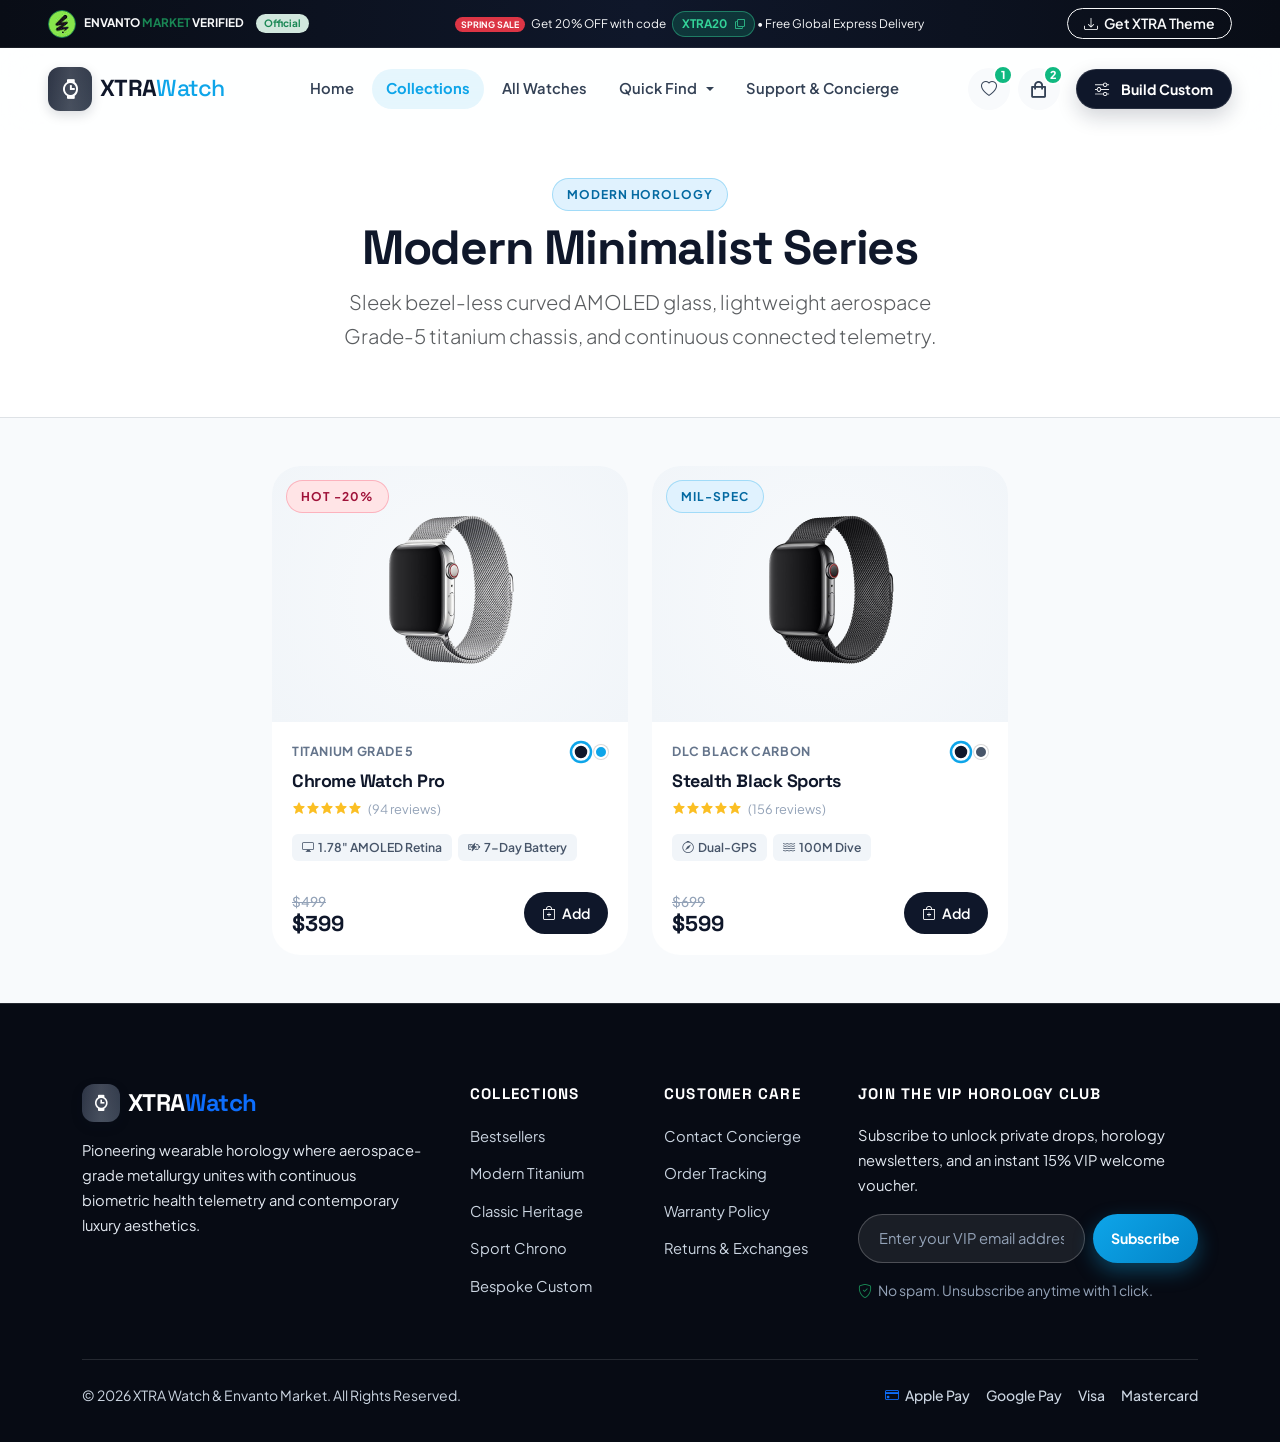
<file: commponent/modern.html>
<!doctype html>
<html lang="en">
  <head>
    <meta charset="UTF-8" />
    <meta name="viewport" content="width=device-width, initial-scale=1.0" />
    <title>Modern Titanium Series | XTRA Watch</title>
    <link rel="icon" href="../image/download.jpg" />

    <!-- Google Fonts & Icons -->
    <link rel="preconnect" href="https://fonts.googleapis.com" />
    <link rel="preconnect" href="https://fonts.gstatic.com" crossorigin />
    <link
      href="https://fonts.googleapis.com/css2?family=Plus+Jakarta+Sans:wght@300;400;500;600;700;800&family=Space+Grotesk:wght@500;600;700&display=swap"
      rel="stylesheet"
    />
    <link
      href="https://unpkg.com/boxicons@2.1.4/css/boxicons.min.css"
      rel="stylesheet"
    />
    <link
      rel="stylesheet"
      href="https://cdn.jsdelivr.net/npm/bootstrap-icons@1.11.3/font/bootstrap-icons.min.css"
    />
    <link rel="stylesheet" href="../css/css/bootstrap.min.css" />
    <link rel="stylesheet" href="../css/custom.css" />
  </head>
  <body>
    <!-- Top Announcement Bar -->
    <header class="top-ticker-bar">
      <div class="container-fluid px-3 px-lg-4 px-xl-5">
        <div class="row align-items-center text-center text-lg-start g-2">
          <div
            class="col-12 col-lg-4 d-none d-lg-flex align-items-center justify-content-center justify-content-lg-start gap-2"
          >
            <img
              src="../image/download.jpg"
              alt="Envanto Partner"
              class="rounded-circle border border-success"
              style="width: 28px; height: 28px; object-fit: cover"
            />
            <span
              class="fw-bold text-uppercase tracking-wider text-light small"
            >
              Envanto <span class="text-success">Market</span> Verified
            </span>
            <span
              class="badge bg-success-subtle text-success py-1 px-2 rounded-pill small ms-1"
              >Official</span
            >
          </div>

          <div class="col-12 col-lg-5 text-center">
            <p class="m-0 small text-light">
              <span class="badge bg-danger rounded-pill me-1">SPRING SALE</span>
              Get 20% OFF with code
              <a
                href="#"
                class="code-badge ms-1"
                data-copy-code="XTRA20"
                title="Click to copy promo code"
              >
                XTRA20 <i class="bi bi-copy ms-1 small"></i>
              </a>
              • Free Global Express Delivery
            </p>
          </div>

          <div class="col-12 col-lg-3 d-none d-lg-block text-center text-lg-end">
            <a
              href="https://themeforest.net"
              target="_blank"
              rel="noopener noreferrer"
              class="btn btn-outline-light btn-sm rounded-pill px-3 py-1 small fw-semibold"
            >
              <i class="bi bi-download me-1"></i> Get XTRA Theme
            </a>
          </div>
        </div>
      </div>
    </header>

    <!-- Main Navigation Bar -->
    <nav class="navbar navbar-expand-lg navbar-luxury">
      <div class="container-fluid px-3 px-lg-4 px-xl-5">
        <!-- Brand -->
        <a
          href="../index.html"
          class="navbar-brand d-flex align-items-center gap-2"
        >
          <div class="brand-monogram">
            <i class="bx bxs-watch"></i>
          </div>
          <div class="brand-text">XTRA<span>Watch</span></div>
        </a>

        <!-- Mobile Header Quick Actions (Wishlist & Cart accessible with 1 tap on phones) -->
        <div class="d-flex align-items-center gap-2 d-lg-none ms-auto me-2">
          <button
            type="button"
            class="nav-action-btn"
            title="Wishlist"
            data-bs-toggle="offcanvas"
            data-bs-target="#wishlistDrawer"
            aria-label="Wishlist"
          >
            <i class="bi bi-heart"></i>
            <span class="nav-action-badge wishlist-badge-count">1</span>
          </button>

          <button
            type="button"
            class="nav-action-btn"
            title="Cart"
            data-bs-toggle="offcanvas"
            data-bs-target="#cartDrawer"
            aria-label="Cart"
          >
            <i class="bx bx-shopping-bag fs-5"></i>
            <span class="nav-action-badge cart-badge-count">2</span>
          </button>
        </div>

        <!-- Mobile Toggler -->
        <button
          class="navbar-toggler border-0 shadow-none"
          type="button"
          data-bs-toggle="offcanvas"
          data-bs-target="#offcanvasNavbar"
          aria-controls="offcanvasNavbar"
          aria-label="Toggle navigation"
        >
          <span class="navbar-toggler-icon"></span>
        </button>

        <!-- Navbar Links & Offcanvas Drawer for Mobile -->
        <div
          class="offcanvas offcanvas-end"
          tabindex="-1"
          id="offcanvasNavbar"
          aria-labelledby="offcanvasNavbarLabel"
        >
          <div class="offcanvas-header border-bottom">
            <div class="d-flex align-items-center gap-2">
              <div
                class="brand-monogram"
                style="width: 36px; height: 36px; font-size: 1.2rem"
              >
                <i class="bx bxs-watch"></i>
              </div>
              <span class="fw-bold fs-5">XTRA Watch</span>
            </div>
            <button
              type="button"
              class="btn-close shadow-none"
              data-bs-dismiss="offcanvas"
              aria-label="Close"
            ></button>
          </div>

          <div class="offcanvas-body align-items-center">
            <ul class="navbar-nav mx-auto mb-2 mb-lg-0 gap-lg-1">
              <li class="nav-item">
                <a href="../index.html" class="nav-link">Home</a>
              </li>

              <li class="nav-item dropdown">
                <a
                  class="nav-link dropdown-toggle active"
                  href="#"
                  role="button"
                  data-bs-toggle="dropdown"
                  aria-expanded="false"
                >
                  Collections
                </a>
                <ul class="dropdown-menu">
                  <li><span class="dropdown-header">Watch Editions</span></li>
                  <li>
                    <a class="dropdown-item" href="bestseller.html">
                      <span
                        ><i class="bi bi-star-fill text-warning me-2"></i>
                        Bestseller Series</span
                      >
                      <span
                        class="badge bg-warning text-dark rounded-pill small"
                        >Top Rated</span
                      >
                    </a>
                  </li>
                  <li>
                    <a class="dropdown-item" href="classic.html">
                      <span
                        ><i class="bi bi-gem text-primary me-2"></i> Classic
                        Heritage</span
                      >
                      <span
                        class="badge bg-secondary-subtle text-secondary rounded-pill small"
                        >Leather</span
                      >
                    </a>
                  </li>
                  <li>
                    <a class="dropdown-item active" href="modern.html">
                      <span
                        ><i class="bi bi-cpu text-info me-2"></i> Modern
                        Titanium</span
                      >
                      <span
                        class="badge bg-info-subtle text-info rounded-pill small"
                        >AMOLED</span
                      >
                    </a>
                  </li>
                  <li>
                    <a class="dropdown-item" href="sport.html">
                      <span
                        ><i class="bi bi-speedometer2 text-danger me-2"></i>
                        Sport Chrono</span
                      >
                      <span
                        class="badge bg-danger-subtle text-danger rounded-pill small"
                        >50M 5ATM</span
                      >
                    </a>
                  </li>
                  <li><hr class="dropdown-divider my-2" /></li>
                  <li>
                    <a class="dropdown-item" href="custom.html">
                      <span
                        ><i class="bi bi-palette-fill text-success me-2"></i>
                        Bespoke Customizer</span
                      >
                      <span class="badge bg-success rounded-pill small"
                        >Studio</span
                      >
                    </a>
                  </li>
                </ul>
              </li>

              <li class="nav-item">
                <a href="watch.html" class="nav-link">All Watches</a>
              </li>

              <li class="nav-item dropdown">
                <a
                  class="nav-link dropdown-toggle"
                  href="#"
                  role="button"
                  data-bs-toggle="dropdown"
                  aria-expanded="false"
                >
                  Quick Find
                </a>
                <ul class="dropdown-menu">
                  <li>
                    <span class="dropdown-header">Filter by Category</span>
                  </li>
                  <li>
                    <a class="dropdown-item" href="sport.html">
                      <span
                        ><i class="bi bi-water me-2 text-primary"></i> Sports &
                        Divers</span
                      >
                    </a>
                  </li>
                  <li>
                    <a class="dropdown-item" href="bestseller.html">
                      <span
                        ><i class="bi bi-fire me-2 text-danger"></i> Trending
                        Smartwatches</span
                      >
                    </a>
                  </li>
                  <li>
                    <a class="dropdown-item" href="classic.html">
                      <span
                        ><i class="bi bi-clock-history me-2 text-secondary"></i>
                        Vintage Mechanical</span
                      >
                    </a>
                  </li>
                  <li>
                    <a class="dropdown-item" href="custom.html">
                      <span
                        ><i class="bi bi-pen-fill me-2 text-warning"></i> Laser
                        Custom Engraved</span
                      >
                    </a>
                  </li>
                </ul>
              </li>

              <li class="nav-item">
                <a href="contact.html" class="nav-link">Support & Concierge</a>
              </li>
            </ul>

            <!-- Right Nav Actions -->
            <div
              class="d-flex align-items-center justify-content-center justify-content-lg-end gap-2 mt-3 mt-lg-0"
            >
              <button
                type="button"
                class="nav-action-btn d-none d-lg-inline-flex"
                title="Wishlist"
                data-bs-toggle="offcanvas"
                data-bs-target="#wishlistDrawer"
                aria-label="Wishlist"
              >
                <i class="bi bi-heart"></i>
                <span class="nav-action-badge wishlist-badge-count">1</span>
              </button>

              <button
                type="button"
                class="nav-action-btn d-none d-lg-inline-flex"
                title="Cart"
                data-bs-toggle="offcanvas"
                data-bs-target="#cartDrawer"
                aria-label="Cart"
              >
                <i class="bx bx-shopping-bag fs-5"></i>
                <span class="nav-action-badge cart-badge-count">2</span>
              </button>

              <a
                href="custom.html"
                class="btn-luxury-dark btn-luxury-sm ms-lg-2 text-center justify-content-center"
              >
                <i class="bi bi-sliders me-1"></i> Build Custom
              </a>
            </div>
          </div>
        </div>
      </div>
    </nav>

    <!-- Header Banner -->
    <section class="bg-white border-bottom py-5">
      <div class="container text-center">
        <span class="badge-luxury badge-luxury-cyan mb-2">MODERN HOROLOGY</span>
        <h1 class="display-5 fw-bold mb-2">Modern Minimalist Series</h1>
        <p class="lead text-muted mx-auto" style="max-width: 620px">
          Sleek bezel-less curved AMOLED glass, lightweight aerospace Grade-5
          titanium chassis, and continuous connected telemetry.
        </p>
      </div>
    </section>

    <!-- Product Showcase Grid -->
    <main class="container py-5">
      <div class="row g-2 g-md-4 justify-content-center">
        <!-- Item 1: Chrome Watch Pro -->
        <div class="col-6 col-lg-4">
          <div
            class="product-card"
            data-product-card
            data-product-title="Chrome Watch Pro"
            data-product-category="Modern Titanium"
          >
            <div class="product-media-wrapper">
              <div class="product-badge-overlay">
                <span class="badge-luxury badge-luxury-rose">HOT -20%</span>
              </div>
              <div class="product-actions-bar">
                <button
                  type="button"
                  class="action-btn-circle"
                  data-wishlist-id="prod-1"
                  data-wishlist-title="Chrome Watch Pro"
                  title="Wishlist"
                  aria-label="Wishlist"
                >
                  <i class="bi bi-heart"></i>
                </button>
                <button
                  type="button"
                  class="action-btn-circle"
                  data-quick-view="prod-1"
                  title="Quick View"
                  aria-label="Quick View"
                >
                  <i class="bi bi-eye"></i>
                </button>
              </div>
              <img
                src="../watch/watch-1.png"
                alt="Chrome Watch Pro"
                loading="lazy"
              />
            </div>

            <div class="product-body">
              <div class="product-category-row">
                <span class="product-category">Titanium Grade 5</span>
                <div class="color-dots-group">
                  <span
                    class="color-dot-choice active"
                    style="background: #0f172a"
                    data-color-name="Obsidian Black"
                    title="Obsidian Black"
                  ></span>
                  <span
                    class="color-dot-choice"
                    style="background: #0ea5e9"
                    data-color-name="Cyan Ocean"
                    title="Cyan Ocean"
                  ></span>
                </div>
              </div>

              <h3 class="product-title">
                <a href="modern.html">Chrome Watch Pro</a>
              </h3>

              <div class="rating-row">
                <div class="rating-stars">
                  <i class="bx bxs-star"></i><i class="bx bxs-star"></i
                  ><i class="bx bxs-star"></i><i class="bx bxs-star"></i
                  ><i class="bx bxs-star"></i>
                </div>
                <span class="rating-count">(94 reviews)</span>
              </div>

              <div class="spec-chips">
                <span class="spec-chip"
                  ><i class="bi bi-display"></i> 1.78" AMOLED Retina</span
                >
                <span class="spec-chip"
                  ><i class="bi bi-battery-charging"></i> 7-Day Battery</span
                >
              </div>

              <div class="product-footer-row">
                <div class="product-price-box">
                  <span class="price-original">$499</span>
                  <span class="price-current">$399</span>
                </div>
                <button
                  type="button"
                  class="btn-add-cart-fast"
                  data-add-cart
                  data-product-id="prod-1"
                  data-product-title="Chrome Watch Pro"
                  data-product-price="399"
                  data-product-image="watch/watch-1.png"
                  data-product-finish="Obsidian Black"
                >
                  <i class="bi bi-bag-plus"></i> Add
                </button>
              </div>
            </div>
          </div>
        </div>

        <!-- Item 2: Stealth Black Sports -->
        <div class="col-6 col-lg-4">
          <div
            class="product-card"
            data-product-card
            data-product-title="Stealth Black Sports"
            data-product-category="Modern Sports"
          >
            <div class="product-media-wrapper">
              <div class="product-badge-overlay">
                <span class="badge-luxury badge-luxury-cyan">MIL-SPEC</span>
              </div>
              <div class="product-actions-bar">
                <button
                  type="button"
                  class="action-btn-circle"
                  data-wishlist-id="prod-4"
                  data-wishlist-title="Stealth Black Sports"
                  title="Wishlist"
                  aria-label="Wishlist"
                >
                  <i class="bi bi-heart"></i>
                </button>
                <button
                  type="button"
                  class="action-btn-circle"
                  data-quick-view="prod-4"
                  title="Quick View"
                  aria-label="Quick View"
                >
                  <i class="bi bi-eye"></i>
                </button>
              </div>
              <img
                src="../watch/black-watch.png"
                alt="Stealth Black Sports"
                loading="lazy"
              />
            </div>

            <div class="product-body">
              <div class="product-category-row">
                <span class="product-category">DLC Black Carbon</span>
                <div class="color-dots-group">
                  <span
                    class="color-dot-choice active"
                    style="background: #0f172a"
                    data-color-name="Matte DLC Black"
                    title="Matte DLC Black"
                  ></span>
                  <span
                    class="color-dot-choice"
                    style="background: #475569"
                    data-color-name="Gunmetal Gray"
                    title="Gunmetal Gray"
                  ></span>
                </div>
              </div>

              <h3 class="product-title">
                <a href="sport.html">Stealth Black Sports</a>
              </h3>

              <div class="rating-row">
                <div class="rating-stars">
                  <i class="bx bxs-star"></i><i class="bx bxs-star"></i
                  ><i class="bx bxs-star"></i><i class="bx bxs-star"></i
                  ><i class="bx bxs-star"></i>
                </div>
                <span class="rating-count">(156 reviews)</span>
              </div>

              <div class="spec-chips">
                <span class="spec-chip"
                  ><i class="bi bi-compass"></i> Dual-GPS</span
                >
                <span class="spec-chip"
                  ><i class="bi bi-water"></i> 100M Dive</span
                >
              </div>

              <div class="product-footer-row">
                <div class="product-price-box">
                  <span class="price-original">$699</span>
                  <span class="price-current">$599</span>
                </div>
                <button
                  type="button"
                  class="btn-add-cart-fast"
                  data-add-cart
                  data-product-id="prod-4"
                  data-product-title="Stealth Black Sports"
                  data-product-price="599"
                  data-product-image="watch/black-watch.png"
                  data-product-finish="Matte DLC Black"
                >
                  <i class="bi bi-bag-plus"></i> Add
                </button>
              </div>
            </div>
          </div>
        </div>
      </div>
    </main>

    <!-- Footer -->
    <footer class="footer-luxury">
      <div class="container">
        <div class="row g-4 g-lg-5 mb-5">
          <div class="col-12 col-lg-4">
            <div class="d-flex align-items-center gap-2 mb-3">
              <div
                class="brand-monogram"
                style="width: 38px; height: 38px; font-size: 1.2rem"
              >
                <i class="bx bxs-watch"></i>
              </div>
              <h5 class="m-0 fw-bold text-white fs-4">
                XTRA<span class="text-primary">Watch</span>
              </h5>
            </div>
            <p class="footer-brand-desc mb-4" style="max-width: 340px">
              Pioneering wearable horology where aerospace-grade metallurgy
              unites with continuous biometric health telemetry and contemporary
              luxury aesthetics.
            </p>
          </div>

          <div class="col-6 col-md-3 col-lg-2">
            <h6 class="footer-title">Collections</h6>
            <ul class="footer-links">
              <li><a href="bestseller.html">Bestsellers</a></li>
              <li><a href="modern.html">Modern Titanium</a></li>
              <li><a href="classic.html">Classic Heritage</a></li>
              <li><a href="sport.html">Sport Chrono</a></li>
              <li><a href="custom.html">Bespoke Custom</a></li>
            </ul>
          </div>

          <div class="col-6 col-md-3 col-lg-2">
            <h6 class="footer-title">Customer Care</h6>
            <ul class="footer-links">
              <li><a href="contact.html">Contact Concierge</a></li>
              <li><a href="contact.html">Order Tracking</a></li>
              <li><a href="contact.html">Warranty Policy</a></li>
              <li><a href="contact.html">Returns & Exchanges</a></li>
            </ul>
          </div>

          <div class="col-12 col-md-6 col-lg-4">
            <h6 class="footer-title">Join The VIP Horology Club</h6>
            <p class="footer-newsletter-desc mb-3">
              Subscribe to unlock private drops, horology newsletters, and an instant 15% VIP welcome voucher.
            </p>
            <form class="newsletter-form">
              <div class="newsletter-input-group">
                <input
                  type="email"
                  class="newsletter-input"
                  placeholder="Enter your VIP email address..."
                  required
                />
                <button
                  type="submit"
                  class="btn-luxury-primary btn-luxury-sm text-nowrap"
                >
                  Subscribe
                </button>
              </div>
            </form>
            <div class="mt-3 small newsletter-note">
              <i class="bi bi-shield-check text-success me-1"></i> No spam. Unsubscribe anytime with 1 click.
            </div>
          </div>
        </div>

        <div class="pt-4 border-top border-secondary border-opacity-25 d-flex flex-column flex-md-row justify-content-between align-items-center gap-3 footer-bottom-row">
          <p class="small text-muted mb-0">
            &copy; 2026 XTRA Watch & Envanto Market. All Rights Reserved.
          </p>
          <div class="d-flex align-items-center gap-3 small">
            <span><i class="bi bi-credit-card me-1 text-primary"></i> Apple Pay</span>
            <span>Google Pay</span>
            <span>Visa</span>
            <span>Mastercard</span>
          </div>
        </div>
      </div>
    </footer>

    <!-- Slide-Over Cart Drawer -->
    <div
      class="offcanvas offcanvas-end cart-offcanvas"
      tabindex="-1"
      id="cartDrawer"
      aria-labelledby="cartDrawerLabel"
    >
      <div class="cart-header">
        <h5
          class="fw-bold mb-0 d-flex align-items-center gap-2"
          id="cartDrawerLabel"
        >
          <i class="bx bx-shopping-bag text-primary fs-4"></i>
          Your Shopping Cart
        </h5>
        <button
          type="button"
          class="btn-close shadow-none"
          data-bs-dismiss="offcanvas"
          aria-label="Close"
        ></button>
      </div>

      <div class="cart-body">
        <div id="cartShippingBar" class="cart-free-shipping-bar">
          <div id="shippingProgressText" class="small text-muted mb-1">
            Add <strong>$45</strong> more for
            <strong>Free Express Shipping</strong>
          </div>
          <div class="shipping-progress-track">
            <div
              id="shippingProgressFill"
              class="shipping-progress-fill"
              style="width: 70%"
            ></div>
          </div>
        </div>

        <div id="cartEmptyState" class="text-center py-5" style="display: none">
          <i class="bx bx-cart-alt fs-1 text-muted mb-3 d-block opacity-50"></i>
          <h5 class="fw-bold">Your cart is empty</h5>
          <p class="text-muted small mb-4">
            Discover our handcrafted titanium smartwatches.
          </p>
          <a href="watch.html" class="btn-luxury-primary btn-luxury-sm"
            >Browse Watches</a
          >
        </div>

        <div id="cartItemsList"></div>
      </div>

      <div id="cartFooterContainer" class="cart-footer">
        <div class="input-group mb-3">
          <input
            type="text"
            id="couponCodeInput"
            class="form-control rounded-start-pill ps-3 small"
            placeholder="Promo code (Try XTRA20)"
          />
          <button
            class="btn btn-outline-dark rounded-end-pill px-3 fw-bold small"
            type="button"
            id="applyCouponBtn"
          >
            Apply
          </button>
        </div>

        <div class="cart-total-row">
          <span>Subtotal</span>
          <span id="cartSubtotalAmount" class="fw-bold text-dark">$798</span>
        </div>

        <div
          id="cartDiscountRow"
          class="cart-total-row text-success"
          style="display: none"
        >
          <span>Promo Discount</span>
          <span id="cartDiscountAmount" class="fw-bold">-$0</span>
        </div>

        <div class="cart-total-row">
          <span>Estimated Taxes & Shipping</span>
          <span class="text-success fw-semibold">FREE</span>
        </div>

        <div class="cart-total-row pt-2 border-top mt-2">
          <span class="fs-5 fw-bold text-dark">Total</span>
          <span id="cartGrandTotalAmount" class="cart-grand-total">$798</span>
        </div>

        <button
          type="button"
          id="proceedCheckoutBtn"
          class="btn-luxury-primary w-100 py-3 mt-3 fs-6"
        >
          <i class="bi bi-shield-check"></i> Proceed to Secure Checkout
        </button>
      </div>
    </div>

    <!-- Slide-Over Wishlist Drawer -->
    <div
      class="offcanvas offcanvas-end wishlist-offcanvas"
      tabindex="-1"
      id="wishlistDrawer"
      aria-labelledby="wishlistDrawerLabel"
    >
      <div class="cart-header">
        <h5 class="fw-bold mb-0 d-flex align-items-center gap-2" id="wishlistDrawerLabel">
          <i class="bi bi-heart-fill text-danger fs-5"></i>
          My Saved Wishlist (<span id="wishlistHeaderCount">1</span>)
        </h5>
        <button
          type="button"
          class="btn-close shadow-none"
          data-bs-dismiss="offcanvas"
          aria-label="Close"
        ></button>
      </div>

      <div class="cart-body">
        <!-- Empty State -->
        <div id="wishlistEmptyState" class="text-center py-5" style="display: none;">
          <i class="bi bi-heart fs-1 text-muted mb-3 d-block opacity-50"></i>
          <h5 class="fw-bold">Your wishlist is empty</h5>
          <p class="text-muted small mb-4">Click the heart icon on any timepiece to save it here for later.</p>
          <a href="watch.html" class="btn-luxury-primary btn-luxury-sm">Browse Collection</a>
        </div>

        <!-- Wishlist Items List Container -->
        <div id="wishlistItemsList"></div>
      </div>

      <div id="wishlistFooterContainer" class="cart-footer">
        <button
          type="button"
          id="addAllWishlistToCartBtn"
          class="btn-luxury-primary w-100 py-3 mb-2 fs-6"
        >
          <i class="bi bi-bag-plus-fill me-1"></i> Add All Items to Cart
        </button>
        <button
          type="button"
          id="clearWishlistBtn"
          class="btn btn-outline-secondary w-100 rounded-pill py-2 small fw-semibold"
        >
          Clear Wishlist
        </button>
      </div>
    </div>

    <!-- Quick View Modal -->
    <div
      class="modal fade modal-luxury"
      id="quickViewModal"
      tabindex="-1"
      aria-hidden="true"
    >
      <div class="modal-dialog modal-dialog-centered modal-lg">
        <div class="modal-content">
          <div class="modal-header border-0 pb-0">
            <button
              type="button"
              class="btn-close shadow-none"
              data-bs-dismiss="modal"
              aria-label="Close"
            ></button>
          </div>
          <div class="modal-body p-4 p-md-5 pt-0">
            <div class="row g-4 align-items-center">
              <div class="col-12 col-md-6">
                <div class="modal-luxury-media rounded-4">
                  <img
                    id="quickViewImg"
                    src="../watch/watch-1.png"
                    alt="Quick View"
                    class="img-fluid"
                  />
                </div>
              </div>
              <div class="col-12 col-md-6">
                <span
                  id="quickViewCategory"
                  class="badge-luxury badge-luxury-cyan mb-2"
                  >SMART TECH</span
                >
                <h3 id="quickViewTitle" class="fw-bold mb-2">
                  Chrome Watch Pro
                </h3>
                <div class="rating-row mb-3">
                  <div class="rating-stars">
                    <i class="bx bxs-star"></i><i class="bx bxs-star"></i
                    ><i class="bx bxs-star"></i><i class="bx bxs-star"></i
                    ><i class="bx bxs-star"></i>
                  </div>
                  <span class="rating-count">(94 verified reviews)</span>
                </div>
                <div class="fs-3 fw-bold text-dark mb-3" id="quickViewPrice">
                  $399
                </div>
                <p id="quickViewDesc" class="text-muted small mb-4"></p>
                <div class="mb-3">
                  <label class="fw-bold small text-dark d-block mb-2"
                    >Select Watch Finish:</label
                  >
                  <div class="d-flex gap-2">
                    <label
                      class="btn btn-outline-dark btn-sm rounded-pill px-3 active"
                    >
                      <input
                        type="radio"
                        name="quickViewFinish"
                        value="Titanium Silver"
                        checked
                        class="d-none"
                      />
                      Titanium
                    </label>
                    <label
                      class="btn btn-outline-dark btn-sm rounded-pill px-3"
                    >
                      <input
                        type="radio"
                        name="quickViewFinish"
                        value="Obsidian Black"
                        class="d-none"
                      />
                      Obsidian
                    </label>
                  </div>
                </div>
                <div class="mb-4">
                  <h6 class="fw-bold small text-dark mb-2">
                    Key Specifications:
                  </h6>
                  <ul
                    id="quickViewSpecs"
                    class="list-unstyled small text-muted mb-0"
                  ></ul>
                </div>
                <div class="d-flex gap-2">
                  <input
                    type="number"
                    id="quickViewQty"
                    class="form-control rounded-pill text-center fw-bold"
                    style="width: 70px"
                    value="1"
                    min="1"
                    max="10"
                  />
                  <button
                    type="button"
                    id="quickViewAddBtn"
                    class="btn-luxury-primary flex-grow-1"
                  >
                    <i class="bi bi-bag-plus"></i> Add to Cart
                  </button>
                </div>
              </div>
            </div>
          </div>
        </div>
      </div>
    </div>

    <!-- Checkout Modal -->
    <div
      class="modal fade modal-luxury"
      id="checkoutModal"
      tabindex="-1"
      aria-hidden="true"
    >
      <div class="modal-dialog modal-dialog-centered">
        <div class="modal-content">
          <div class="modal-header">
            <h5 class="modal-title fw-bold">
              <i class="bi bi-shield-lock-fill text-success me-2"></i>Express
              Secure Checkout
            </h5>
            <button
              type="button"
              class="btn-close shadow-none"
              data-bs-dismiss="modal"
              aria-label="Close"
            ></button>
          </div>
          <div class="modal-body p-4">
            <form id="checkoutOrderForm">
              <div class="mb-3">
                <label class="form-label small fw-bold text-dark"
                  >Full Name</label
                >
                <input
                  type="text"
                  class="form-control rounded-pill px-3"
                  required
                  placeholder="John Doe"
                />
              </div>
              <div class="mb-3">
                <label class="form-label small fw-bold text-dark"
                  >Email Address</label
                >
                <input
                  type="email"
                  class="form-control rounded-pill px-3"
                  required
                  placeholder="john@example.com"
                />
              </div>
              <div class="mb-3">
                <label class="form-label small fw-bold text-dark"
                  >Shipping Destination</label
                >
                <input
                  type="text"
                  class="form-control rounded-pill px-3"
                  required
                  placeholder="123 Luxury Ave, Beverly Hills, CA 90210"
                />
              </div>
              <button type="submit" class="btn-luxury-primary w-100 py-3">
                <i class="bi bi-lock-fill me-1"></i> Complete Order
              </button>
            </form>
          </div>
        </div>
      </div>
    </div>

    <!-- Back to Top Button -->
    <button
      type="button"
      id="backToTopBtn"
      class="back-to-top-btn"
      title="Back to top"
      aria-label="Back to top"
    >
      <i class="bi bi-arrow-up"></i>
    </button>

    <!-- Scripts -->
    <script src="../js/js/bootstrap.bundle.min.js"></script>
    <script src="../js/main.js"></script>
  </body>
</html>
</file>
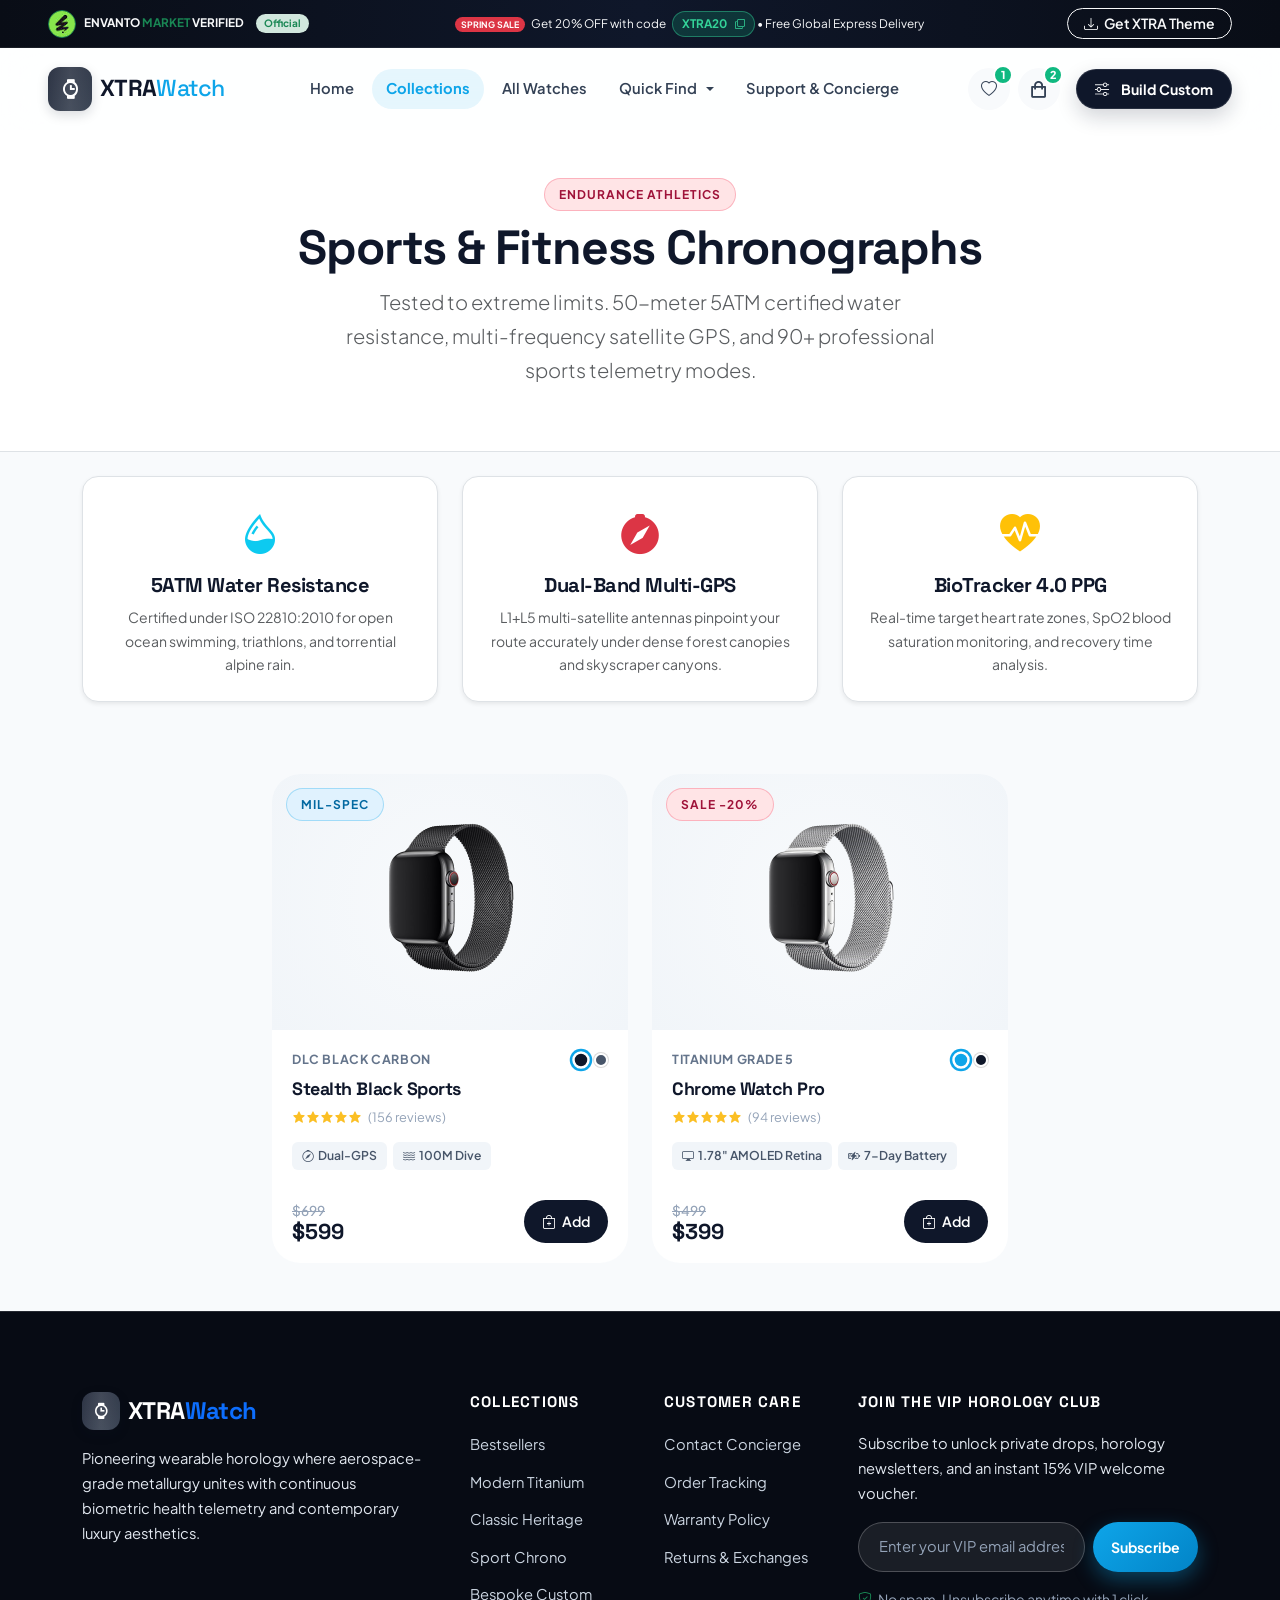
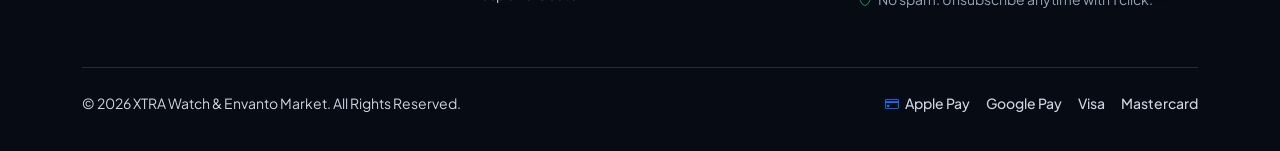
<file: commponent/sport.html>
<!DOCTYPE html>
<html lang="en">
  <head>
    <meta charset="UTF-8" />
    <meta name="viewport" content="width=device-width, initial-scale=1.0" />
    <title>Sports Chrono Series | XTRA Watch</title>
    <link rel="icon" href="../image/download.jpg" />

    <!-- Google Fonts & Icons -->
    <link rel="preconnect" href="https://fonts.googleapis.com" />
    <link rel="preconnect" href="https://fonts.gstatic.com" crossorigin />
    <link
      href="https://fonts.googleapis.com/css2?family=Plus+Jakarta+Sans:wght@300;400;500;600;700;800&family=Space+Grotesk:wght@500;600;700&display=swap"
      rel="stylesheet"
    />
    <link
      href="https://unpkg.com/boxicons@2.1.4/css/boxicons.min.css"
      rel="stylesheet"
    />
    <link
      rel="stylesheet"
      href="https://cdn.jsdelivr.net/npm/bootstrap-icons@1.11.3/font/bootstrap-icons.min.css"
    />
    <link rel="stylesheet" href="../css/css/bootstrap.min.css" />
    <link rel="stylesheet" href="../css/custom.css" />
  </head>
  <body>
    <!-- Top Announcement Bar -->
    <header class="top-ticker-bar">
      <div class="container-fluid px-3 px-lg-4 px-xl-5">
        <div class="row align-items-center text-center text-lg-start g-2">
          <div class="col-12 col-lg-4 d-none d-lg-flex align-items-center justify-content-center justify-content-lg-start gap-2">
            <img
              src="../image/download.jpg"
              alt="Envanto Partner"
              class="rounded-circle border border-success"
              style="width: 28px; height: 28px; object-fit: cover;"
            />
            <span class="fw-bold text-uppercase tracking-wider text-light small">
              Envanto <span class="text-success">Market</span> Verified
            </span>
            <span class="badge bg-success-subtle text-success py-1 px-2 rounded-pill small ms-1">Official</span>
          </div>

          <div class="col-12 col-lg-5 text-center">
            <p class="m-0 small text-light">
              <span class="badge bg-danger rounded-pill me-1">SPRING SALE</span>
              Get 20% OFF with code
              <a href="#" class="code-badge ms-1" data-copy-code="XTRA20" title="Click to copy promo code">
                XTRA20 <i class="bi bi-copy ms-1 small"></i>
              </a>
              • Free Global Express Delivery
            </p>
          </div>

          <div class="col-12 col-lg-3 d-none d-lg-block text-center text-lg-end">
            <a
              href="https://themeforest.net"
              target="_blank"
              rel="noopener noreferrer"
              class="btn btn-outline-light btn-sm rounded-pill px-3 py-1 small fw-semibold"
            >
              <i class="bi bi-download me-1"></i> Get XTRA Theme
            </a>
          </div>
        </div>
      </div>
    </header>

    <!-- Main Navigation Bar -->
    <nav class="navbar navbar-expand-lg navbar-luxury">
      <div class="container-fluid px-3 px-lg-4 px-xl-5">
        <!-- Brand -->
        <a href="../index.html" class="navbar-brand d-flex align-items-center gap-2">
          <div class="brand-monogram">
            <i class="bx bxs-watch"></i>
          </div>
          <div class="brand-text">
            XTRA<span>Watch</span>
          </div>
        </a>

        <!-- Mobile Header Quick Actions (Wishlist & Cart accessible with 1 tap on phones) -->
        <div class="d-flex align-items-center gap-2 d-lg-none ms-auto me-2">
          <button
            type="button"
            class="nav-action-btn"
            title="Wishlist"
            data-bs-toggle="offcanvas"
            data-bs-target="#wishlistDrawer"
            aria-label="Wishlist"
          >
            <i class="bi bi-heart"></i>
            <span class="nav-action-badge wishlist-badge-count">1</span>
          </button>

          <button
            type="button"
            class="nav-action-btn"
            title="Cart"
            data-bs-toggle="offcanvas"
            data-bs-target="#cartDrawer"
            aria-label="Cart"
          >
            <i class="bx bx-shopping-bag fs-5"></i>
            <span class="nav-action-badge cart-badge-count">2</span>
          </button>
        </div>

        <!-- Mobile Toggler -->
        <button
          class="navbar-toggler border-0 shadow-none"
          type="button"
          data-bs-toggle="offcanvas"
          data-bs-target="#offcanvasNavbar"
          aria-controls="offcanvasNavbar"
          aria-label="Toggle navigation"
        >
          <span class="navbar-toggler-icon"></span>
        </button>

        <!-- Navbar Links & Offcanvas Drawer for Mobile -->
        <div
          class="offcanvas offcanvas-end"
          tabindex="-1"
          id="offcanvasNavbar"
          aria-labelledby="offcanvasNavbarLabel"
        >
          <div class="offcanvas-header border-bottom">
            <div class="d-flex align-items-center gap-2">
              <div class="brand-monogram" style="width: 36px; height: 36px; font-size: 1.2rem;">
                <i class="bx bxs-watch"></i>
              </div>
              <span class="fw-bold fs-5">XTRA Watch</span>
            </div>
            <button
              type="button"
              class="btn-close shadow-none"
              data-bs-dismiss="offcanvas"
              aria-label="Close"
            ></button>
          </div>

          <div class="offcanvas-body align-items-center">
            <ul class="navbar-nav mx-auto mb-2 mb-lg-0 gap-lg-1">
              <li class="nav-item">
                <a href="../index.html" class="nav-link">Home</a>
              </li>

              <li class="nav-item dropdown">
                <a
                  class="nav-link dropdown-toggle active"
                  href="#"
                  role="button"
                  data-bs-toggle="dropdown"
                  aria-expanded="false"
                >
                  Collections
                </a>
                <ul class="dropdown-menu">
                  <li><span class="dropdown-header">Watch Editions</span></li>
                  <li>
                    <a class="dropdown-item" href="bestseller.html">
                      <span><i class="bi bi-star-fill text-warning me-2"></i> Bestseller Series</span>
                      <span class="badge bg-warning text-dark rounded-pill small">Top Rated</span>
                    </a>
                  </li>
                  <li>
                    <a class="dropdown-item" href="classic.html">
                      <span><i class="bi bi-gem text-primary me-2"></i> Classic Heritage</span>
                      <span class="badge bg-secondary-subtle text-secondary rounded-pill small">Leather</span>
                    </a>
                  </li>
                  <li>
                    <a class="dropdown-item" href="modern.html">
                      <span><i class="bi bi-cpu text-info me-2"></i> Modern Titanium</span>
                      <span class="badge bg-info-subtle text-info rounded-pill small">AMOLED</span>
                    </a>
                  </li>
                  <li>
                    <a class="dropdown-item active" href="sport.html">
                      <span><i class="bi bi-speedometer2 text-danger me-2"></i> Sport Chrono</span>
                      <span class="badge bg-danger-subtle text-danger rounded-pill small">50M 5ATM</span>
                    </a>
                  </li>
                  <li><hr class="dropdown-divider my-2" /></li>
                  <li>
                    <a class="dropdown-item" href="custom.html">
                      <span><i class="bi bi-palette-fill text-success me-2"></i> Bespoke Customizer</span>
                      <span class="badge bg-success rounded-pill small">Studio</span>
                    </a>
                  </li>
                </ul>
              </li>

              <li class="nav-item">
                <a href="watch.html" class="nav-link">All Watches</a>
              </li>

              <li class="nav-item dropdown">
                <a
                  class="nav-link dropdown-toggle"
                  href="#"
                  role="button"
                  data-bs-toggle="dropdown"
                  aria-expanded="false"
                >
                  Quick Find
                </a>
                <ul class="dropdown-menu">
                  <li><span class="dropdown-header">Filter by Category</span></li>
                  <li>
                    <a class="dropdown-item active" href="sport.html">
                      <span><i class="bi bi-water me-2 text-primary"></i> Sports & Divers</span>
                    </a>
                  </li>
                  <li>
                    <a class="dropdown-item" href="bestseller.html">
                      <span><i class="bi bi-fire me-2 text-danger"></i> Trending Smartwatches</span>
                    </a>
                  </li>
                  <li>
                    <a class="dropdown-item" href="classic.html">
                      <span><i class="bi bi-clock-history me-2 text-secondary"></i> Vintage Mechanical</span>
                    </a>
                  </li>
                  <li>
                    <a class="dropdown-item" href="custom.html">
                      <span><i class="bi bi-pen-fill me-2 text-warning"></i> Laser Custom Engraved</span>
                    </a>
                  </li>
                </ul>
              </li>

              <li class="nav-item">
                <a href="contact.html" class="nav-link">Support & Concierge</a>
              </li>
            </ul>

            <!-- Right Nav Actions -->
            <div class="d-flex align-items-center justify-content-center justify-content-lg-end gap-2 mt-3 mt-lg-0">
              <button
                type="button"
                class="nav-action-btn d-none d-lg-inline-flex"
                title="Wishlist"
                data-bs-toggle="offcanvas"
                data-bs-target="#wishlistDrawer"
                aria-label="Wishlist"
              >
                <i class="bi bi-heart"></i>
                <span class="nav-action-badge wishlist-badge-count">1</span>
              </button>

              <button
                type="button"
                class="nav-action-btn d-none d-lg-inline-flex"
                title="Cart"
                data-bs-toggle="offcanvas"
                data-bs-target="#cartDrawer"
                aria-label="Cart"
              >
                <i class="bx bx-shopping-bag fs-5"></i>
                <span class="nav-action-badge cart-badge-count">2</span>
              </button>

              <a
                href="custom.html"
                class="btn-luxury-dark btn-luxury-sm ms-lg-2 text-center justify-content-center"
              >
                <i class="bi bi-sliders me-1"></i> Build Custom
              </a>
            </div>
          </div>
        </div>
      </div>
    </nav>

    <!-- Header Banner -->
    <section class="bg-white border-bottom py-5">
      <div class="container text-center">
        <span class="badge-luxury badge-luxury-rose mb-2">ENDURANCE ATHLETICS</span>
        <h1 class="display-5 fw-bold mb-2">Sports & Fitness Chronographs</h1>
        <p class="lead text-muted mx-auto" style="max-width: 620px;">
          Tested to extreme limits. 50-meter 5ATM certified water resistance, multi-frequency satellite GPS, and 90+ professional sports telemetry modes.
        </p>
      </div>
    </section>

    <!-- 3 Sports Feature Pillars -->
    <section class="container py-4">
      <div class="row g-4 text-center">
        <div class="col-12 col-md-4">
          <div class="p-4 bg-white rounded-4 border shadow-sm h-100">
            <i class="bi bi-droplet-half text-info fs-1 mb-2 d-block"></i>
            <h5 class="fw-bold">5ATM Water Resistance</h5>
            <p class="small text-muted mb-0">Certified under ISO 22810:2010 for open ocean swimming, triathlons, and torrential alpine rain.</p>
          </div>
        </div>
        <div class="col-12 col-md-4">
          <div class="p-4 bg-white rounded-4 border shadow-sm h-100">
            <i class="bi bi-compass-fill text-danger fs-1 mb-2 d-block"></i>
            <h5 class="fw-bold">Dual-Band Multi-GPS</h5>
            <p class="small text-muted mb-0">L1+L5 multi-satellite antennas pinpoint your route accurately under dense forest canopies and skyscraper canyons.</p>
          </div>
        </div>
        <div class="col-12 col-md-4">
          <div class="p-4 bg-white rounded-4 border shadow-sm h-100">
            <i class="bi bi-heart-pulse-fill text-warning fs-1 mb-2 d-block"></i>
            <h5 class="fw-bold">BioTracker 4.0 PPG</h5>
            <p class="small text-muted mb-0">Real-time target heart rate zones, SpO2 blood saturation monitoring, and recovery time analysis.</p>
          </div>
        </div>
      </div>
    </section>

    <!-- Products Showcase Grid -->
    <main class="container py-5">
      <div class="row g-2 g-md-4 justify-content-center">
        <!-- Item 1: Stealth Black Sports -->
        <div class="col-6 col-lg-4">
          <div class="product-card" data-product-card data-product-title="Stealth Black Sports" data-product-category="Sport Chrono">
            <div class="product-media-wrapper">
              <div class="product-badge-overlay">
                <span class="badge-luxury badge-luxury-cyan">MIL-SPEC</span>
              </div>
              <div class="product-actions-bar">
                <button
                  type="button"
                  class="action-btn-circle"
                  data-wishlist-id="prod-4"
                  data-wishlist-title="Stealth Black Sports"
                  title="Wishlist"
                  aria-label="Wishlist"
                >
                  <i class="bi bi-heart"></i>
                </button>
                <button
                  type="button"
                  class="action-btn-circle"
                  data-quick-view="prod-4"
                  title="Quick View"
                  aria-label="Quick View"
                >
                  <i class="bi bi-eye"></i>
                </button>
              </div>
              <img src="../watch/black-watch.png" alt="Stealth Black Sports" loading="lazy" />
            </div>

            <div class="product-body">
              <div class="product-category-row">
                <span class="product-category">DLC Black Carbon</span>
                <div class="color-dots-group">
                  <span class="color-dot-choice active" style="background: #0f172a;" data-color-name="Matte DLC Black" title="Matte DLC Black"></span>
                  <span class="color-dot-choice" style="background: #475569;" data-color-name="Gunmetal Gray" title="Gunmetal Gray"></span>
                </div>
              </div>

              <h3 class="product-title">
                <a href="sport.html">Stealth Black Sports</a>
              </h3>

              <div class="rating-row">
                <div class="rating-stars">
                  <i class="bx bxs-star"></i><i class="bx bxs-star"></i><i class="bx bxs-star"></i><i class="bx bxs-star"></i><i class="bx bxs-star"></i>
                </div>
                <span class="rating-count">(156 reviews)</span>
              </div>

              <div class="spec-chips">
                <span class="spec-chip"><i class="bi bi-compass"></i> Dual-GPS</span>
                <span class="spec-chip"><i class="bi bi-water"></i> 100M Dive</span>
              </div>

              <div class="product-footer-row">
                <div class="product-price-box">
                  <span class="price-original">$699</span>
                  <span class="price-current">$599</span>
                </div>
                <button
                  type="button"
                  class="btn-add-cart-fast"
                  data-add-cart
                  data-product-id="prod-4"
                  data-product-title="Stealth Black Sports"
                  data-product-price="599"
                  data-product-image="watch/black-watch.png"
                  data-product-finish="Matte DLC Black"
                >
                  <i class="bi bi-bag-plus"></i> Add
                </button>
              </div>
            </div>
          </div>
        </div>

        <!-- Item 2: Chrome Watch Pro (Ocean Edition) -->
        <div class="col-6 col-lg-4">
          <div class="product-card" data-product-card data-product-title="Chrome Watch Pro" data-product-category="Sport Chrono">
            <div class="product-media-wrapper">
              <div class="product-badge-overlay">
                <span class="badge-luxury badge-luxury-rose">SALE -20%</span>
              </div>
              <div class="product-actions-bar">
                <button
                  type="button"
                  class="action-btn-circle"
                  data-wishlist-id="prod-1"
                  data-wishlist-title="Chrome Watch Pro"
                  title="Wishlist"
                  aria-label="Wishlist"
                >
                  <i class="bi bi-heart"></i>
                </button>
                <button
                  type="button"
                  class="action-btn-circle"
                  data-quick-view="prod-1"
                  title="Quick View"
                  aria-label="Quick View"
                >
                  <i class="bi bi-eye"></i>
                </button>
              </div>
              <img src="../watch/watch-1.png" alt="Chrome Watch Pro" loading="lazy" />
            </div>

            <div class="product-body">
              <div class="product-category-row">
                <span class="product-category">Titanium Grade 5</span>
                <div class="color-dots-group">
                  <span class="color-dot-choice active" style="background: #0ea5e9;" data-color-name="Cyan Ocean" title="Cyan Ocean"></span>
                  <span class="color-dot-choice" style="background: #0f172a;" data-color-name="Obsidian Black" title="Obsidian Black"></span>
                </div>
              </div>

              <h3 class="product-title">
                <a href="modern.html">Chrome Watch Pro</a>
              </h3>

              <div class="rating-row">
                <div class="rating-stars">
                  <i class="bx bxs-star"></i><i class="bx bxs-star"></i><i class="bx bxs-star"></i><i class="bx bxs-star"></i><i class="bx bxs-star"></i>
                </div>
                <span class="rating-count">(94 reviews)</span>
              </div>

              <div class="spec-chips">
                <span class="spec-chip"><i class="bi bi-display"></i> 1.78" AMOLED Retina</span>
                <span class="spec-chip"><i class="bi bi-battery-charging"></i> 7-Day Battery</span>
              </div>

              <div class="product-footer-row">
                <div class="product-price-box">
                  <span class="price-original">$499</span>
                  <span class="price-current">$399</span>
                </div>
                <button
                  type="button"
                  class="btn-add-cart-fast"
                  data-add-cart
                  data-product-id="prod-1"
                  data-product-title="Chrome Watch Pro"
                  data-product-price="399"
                  data-product-image="watch/watch-1.png"
                  data-product-finish="Cyan Ocean"
                >
                  <i class="bi bi-bag-plus"></i> Add
                </button>
              </div>
            </div>
          </div>
        </div>
      </div>
    </main>

    <!-- Footer -->
    <footer class="footer-luxury">
      <div class="container">
        <div class="row g-4 g-lg-5 mb-5">
          <div class="col-12 col-lg-4">
            <div class="d-flex align-items-center gap-2 mb-3">
              <div class="brand-monogram" style="width: 38px; height: 38px; font-size: 1.2rem;">
                <i class="bx bxs-watch"></i>
              </div>
              <h5 class="m-0 fw-bold text-white fs-4">XTRA<span class="text-primary">Watch</span></h5>
            </div>
            <p class="footer-brand-desc mb-4" style="max-width: 340px;">
              Pioneering wearable horology where aerospace-grade metallurgy unites with continuous biometric health telemetry and contemporary luxury aesthetics.
            </p>
          </div>

          <div class="col-6 col-md-3 col-lg-2">
            <h6 class="footer-title">Collections</h6>
            <ul class="footer-links">
              <li><a href="bestseller.html">Bestsellers</a></li>
              <li><a href="modern.html">Modern Titanium</a></li>
              <li><a href="classic.html">Classic Heritage</a></li>
              <li><a href="sport.html">Sport Chrono</a></li>
              <li><a href="custom.html">Bespoke Custom</a></li>
            </ul>
          </div>

          <div class="col-6 col-md-3 col-lg-2">
            <h6 class="footer-title">Customer Care</h6>
            <ul class="footer-links">
              <li><a href="contact.html">Contact Concierge</a></li>
              <li><a href="contact.html">Order Tracking</a></li>
              <li><a href="contact.html">Warranty Policy</a></li>
              <li><a href="contact.html">Returns & Exchanges</a></li>
            </ul>
          </div>

          <div class="col-12 col-md-6 col-lg-4">
            <h6 class="footer-title">Join The VIP Horology Club</h6>
            <p class="footer-newsletter-desc mb-3">
              Subscribe to unlock private drops, horology newsletters, and an instant 15% VIP welcome voucher.
            </p>
            <form class="newsletter-form">
              <div class="newsletter-input-group">
                <input
                  type="email"
                  class="newsletter-input"
                  placeholder="Enter your VIP email address..."
                  required
                />
                <button type="submit" class="btn-luxury-primary btn-luxury-sm text-nowrap">
                  Subscribe
                </button>
              </div>
            </form>
            <div class="mt-3 small newsletter-note">
              <i class="bi bi-shield-check text-success me-1"></i> No spam. Unsubscribe anytime with 1 click.
            </div>
          </div>
        </div>

        <div class="pt-4 border-top border-secondary border-opacity-25 d-flex flex-column flex-md-row justify-content-between align-items-center gap-3 footer-bottom-row">
          <p class="small text-muted mb-0">
            &copy; 2026 XTRA Watch & Envanto Market. All Rights Reserved.
          </p>
          <div class="d-flex align-items-center gap-3 small">
            <span><i class="bi bi-credit-card me-1 text-primary"></i> Apple Pay</span>
            <span>Google Pay</span>
            <span>Visa</span>
            <span>Mastercard</span>
          </div>
        </div>
      </div>
    </footer>

    <!-- Slide-Over Cart Drawer -->
    <div class="offcanvas offcanvas-end cart-offcanvas" tabindex="-1" id="cartDrawer" aria-labelledby="cartDrawerLabel">
      <div class="cart-header">
        <h5 class="fw-bold mb-0 d-flex align-items-center gap-2" id="cartDrawerLabel">
          <i class="bx bx-shopping-bag text-primary fs-4"></i>
          Your Shopping Cart
        </h5>
        <button type="button" class="btn-close shadow-none" data-bs-dismiss="offcanvas" aria-label="Close"></button>
      </div>

      <div class="cart-body">
        <div id="cartShippingBar" class="cart-free-shipping-bar">
          <div id="shippingProgressText" class="small text-muted mb-1">
            Add <strong>$45</strong> more for <strong>Free Express Shipping</strong>
          </div>
          <div class="shipping-progress-track">
            <div id="shippingProgressFill" class="shipping-progress-fill" style="width: 70%;"></div>
          </div>
        </div>

        <div id="cartEmptyState" class="text-center py-5" style="display: none;">
          <i class="bx bx-cart-alt fs-1 text-muted mb-3 d-block opacity-50"></i>
          <h5 class="fw-bold">Your cart is empty</h5>
          <p class="text-muted small mb-4">Discover our handcrafted titanium smartwatches.</p>
          <a href="watch.html" class="btn-luxury-primary btn-luxury-sm">Browse Watches</a>
        </div>

        <div id="cartItemsList"></div>
      </div>

      <div id="cartFooterContainer" class="cart-footer">
        <div class="input-group mb-3">
          <input type="text" id="couponCodeInput" class="form-control rounded-start-pill ps-3 small" placeholder="Promo code (Try XTRA20)" />
          <button class="btn btn-outline-dark rounded-end-pill px-3 fw-bold small" type="button" id="applyCouponBtn">Apply</button>
        </div>

        <div class="cart-total-row">
          <span>Subtotal</span>
          <span id="cartSubtotalAmount" class="fw-bold text-dark">$798</span>
        </div>

        <div id="cartDiscountRow" class="cart-total-row text-success" style="display: none;">
          <span>Promo Discount</span>
          <span id="cartDiscountAmount" class="fw-bold">-$0</span>
        </div>

        <div class="cart-total-row">
          <span>Estimated Taxes & Shipping</span>
          <span class="text-success fw-semibold">FREE</span>
        </div>

        <div class="cart-total-row pt-2 border-top mt-2">
          <span class="fs-5 fw-bold text-dark">Total</span>
          <span id="cartGrandTotalAmount" class="cart-grand-total">$798</span>
        </div>

        <button type="button" id="proceedCheckoutBtn" class="btn-luxury-primary w-100 py-3 mt-3 fs-6">
          <i class="bi bi-shield-check"></i> Proceed to Secure Checkout
        </button>
      </div>
    </div>

    <!-- Slide-Over Wishlist Drawer -->
    <div
      class="offcanvas offcanvas-end wishlist-offcanvas"
      tabindex="-1"
      id="wishlistDrawer"
      aria-labelledby="wishlistDrawerLabel"
    >
      <div class="cart-header">
        <h5 class="fw-bold mb-0 d-flex align-items-center gap-2" id="wishlistDrawerLabel">
          <i class="bi bi-heart-fill text-danger fs-5"></i>
          My Saved Wishlist (<span id="wishlistHeaderCount">1</span>)
        </h5>
        <button
          type="button"
          class="btn-close shadow-none"
          data-bs-dismiss="offcanvas"
          aria-label="Close"
        ></button>
      </div>

      <div class="cart-body">
        <!-- Empty State -->
        <div id="wishlistEmptyState" class="text-center py-5" style="display: none;">
          <i class="bi bi-heart fs-1 text-muted mb-3 d-block opacity-50"></i>
          <h5 class="fw-bold">Your wishlist is empty</h5>
          <p class="text-muted small mb-4">Click the heart icon on any timepiece to save it here for later.</p>
          <a href="watch.html" class="btn-luxury-primary btn-luxury-sm">Browse Collection</a>
        </div>

        <!-- Wishlist Items List Container -->
        <div id="wishlistItemsList"></div>
      </div>

      <div id="wishlistFooterContainer" class="cart-footer">
        <button
          type="button"
          id="addAllWishlistToCartBtn"
          class="btn-luxury-primary w-100 py-3 mb-2 fs-6"
        >
          <i class="bi bi-bag-plus-fill me-1"></i> Add All Items to Cart
        </button>
        <button
          type="button"
          id="clearWishlistBtn"
          class="btn btn-outline-secondary w-100 rounded-pill py-2 small fw-semibold"
        >
          Clear Wishlist
        </button>
      </div>
    </div>

    <!-- Quick View Modal -->
    <div class="modal fade modal-luxury" id="quickViewModal" tabindex="-1" aria-hidden="true">
      <div class="modal-dialog modal-dialog-centered modal-lg">
        <div class="modal-content">
          <div class="modal-header border-0 pb-0">
            <button type="button" class="btn-close shadow-none" data-bs-dismiss="modal" aria-label="Close"></button>
          </div>
          <div class="modal-body p-4 p-md-5 pt-0">
            <div class="row g-4 align-items-center">
              <div class="col-12 col-md-6">
                <div class="modal-luxury-media rounded-4">
                  <img id="quickViewImg" src="../watch/black-watch.png" alt="Quick View" class="img-fluid" />
                </div>
              </div>
              <div class="col-12 col-md-6">
                <span id="quickViewCategory" class="badge-luxury badge-luxury-cyan mb-2">SPORTS CHRONO</span>
                <h3 id="quickViewTitle" class="fw-bold mb-2">Stealth Black Sports</h3>
                <div class="rating-row mb-3">
                  <div class="rating-stars">
                    <i class="bx bxs-star"></i><i class="bx bxs-star"></i><i class="bx bxs-star"></i><i class="bx bxs-star"></i><i class="bx bxs-star"></i>
                  </div>
                  <span class="rating-count">(156 verified reviews)</span>
                </div>
                <div class="fs-3 fw-bold text-dark mb-3" id="quickViewPrice">$599</div>
                <p id="quickViewDesc" class="text-muted small mb-4"></p>
                <div class="mb-3">
                  <label class="fw-bold small text-dark d-block mb-2">Select Watch Finish:</label>
                  <div class="d-flex gap-2">
                    <label class="btn btn-outline-dark btn-sm rounded-pill px-3 active">
                      <input type="radio" name="quickViewFinish" value="Matte DLC Black" checked class="d-none"> Matte Black
                    </label>
                    <label class="btn btn-outline-dark btn-sm rounded-pill px-3">
                      <input type="radio" name="quickViewFinish" value="Gunmetal Gray" class="d-none"> Gunmetal
                    </label>
                  </div>
                </div>
                <div class="mb-4">
                  <h6 class="fw-bold small text-dark mb-2">Key Specifications:</h6>
                  <ul id="quickViewSpecs" class="list-unstyled small text-muted mb-0"></ul>
                </div>
                <div class="d-flex gap-2">
                  <input type="number" id="quickViewQty" class="form-control rounded-pill text-center fw-bold" style="width: 70px;" value="1" min="1" max="10" />
                  <button type="button" id="quickViewAddBtn" class="btn-luxury-primary flex-grow-1">
                    <i class="bi bi-bag-plus"></i> Add to Cart
                  </button>
                </div>
              </div>
            </div>
          </div>
        </div>
      </div>
    </div>

    <!-- Checkout Modal -->
    <div class="modal fade modal-luxury" id="checkoutModal" tabindex="-1" aria-hidden="true">
      <div class="modal-dialog modal-dialog-centered">
        <div class="modal-content">
          <div class="modal-header">
            <h5 class="modal-title fw-bold"><i class="bi bi-shield-lock-fill text-success me-2"></i>Express Secure Checkout</h5>
            <button type="button" class="btn-close shadow-none" data-bs-dismiss="modal" aria-label="Close"></button>
          </div>
          <div class="modal-body p-4">
            <form id="checkoutOrderForm">
              <div class="mb-3">
                <label class="form-label small fw-bold text-dark">Full Name</label>
                <input type="text" class="form-control rounded-pill px-3" required placeholder="John Doe" />
              </div>
              <div class="mb-3">
                <label class="form-label small fw-bold text-dark">Email Address</label>
                <input type="email" class="form-control rounded-pill px-3" required placeholder="john@example.com" />
              </div>
              <div class="mb-3">
                <label class="form-label small fw-bold text-dark">Shipping Destination</label>
                <input type="text" class="form-control rounded-pill px-3" required placeholder="123 Luxury Ave, Beverly Hills, CA 90210" />
              </div>
              <button type="submit" class="btn-luxury-primary w-100 py-3">
                <i class="bi bi-lock-fill me-1"></i> Complete Order
              </button>
            </form>
          </div>
        </div>
      </div>
    </div>

    <!-- Back to Top Button -->
    <button type="button" id="backToTopBtn" class="back-to-top-btn" title="Back to top" aria-label="Back to top">
      <i class="bi bi-arrow-up"></i>
    </button>

    <!-- Scripts -->
    <script src="../js/js/bootstrap.bundle.min.js"></script>
    <script src="../js/main.js"></script>
  </body>
</html>
</file>
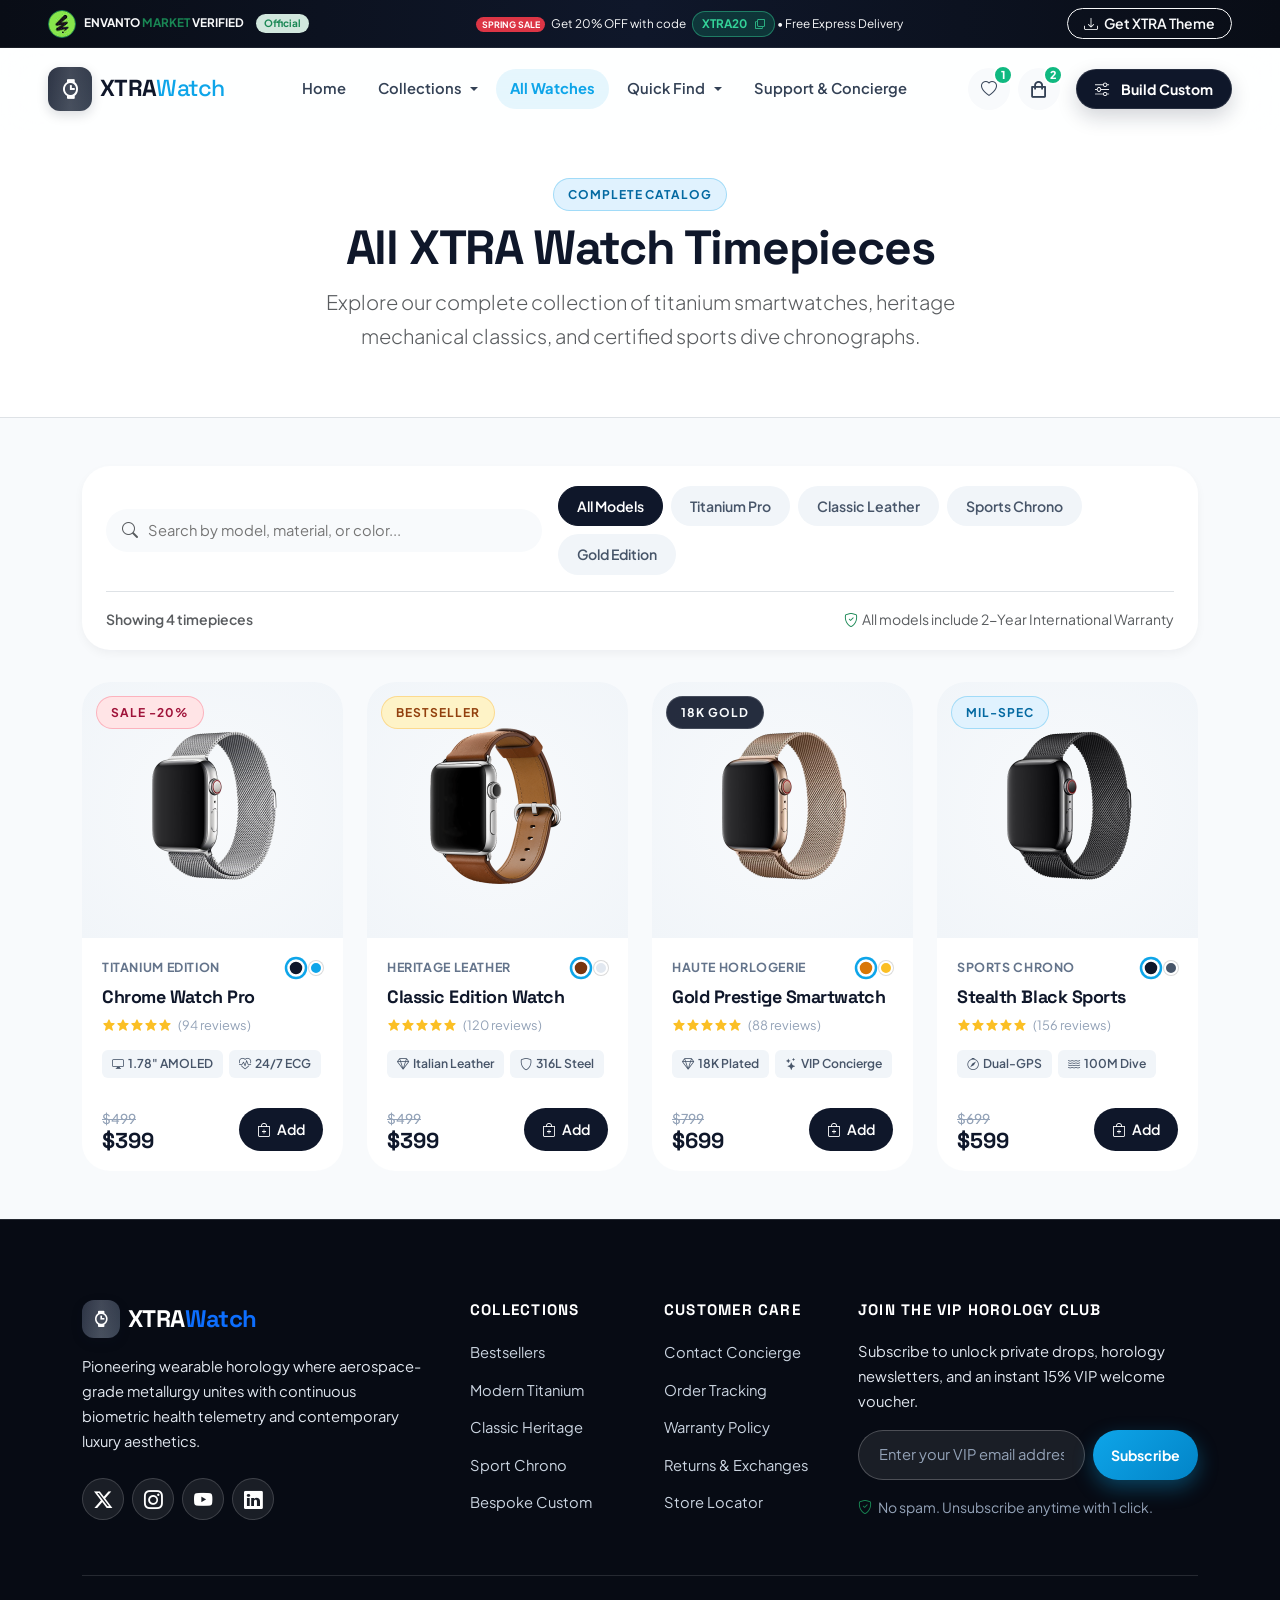
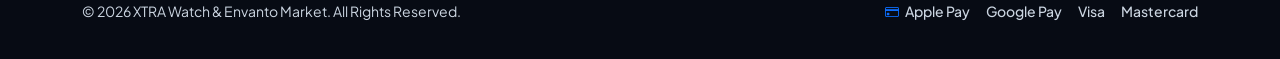
<file: commponent/watch.html>
<!DOCTYPE html>
<html lang="en">
  <head>
    <meta charset="UTF-8" />
    <meta name="viewport" content="width=device-width, initial-scale=1.0" />
    <title>All Watches | XTRA Watch Collection</title>
    <link rel="icon" href="../image/download.jpg" />

    <!-- Google Fonts & Icons -->
    <link rel="preconnect" href="https://fonts.googleapis.com" />
    <link rel="preconnect" href="https://fonts.gstatic.com" crossorigin />
    <link
      href="https://fonts.googleapis.com/css2?family=Plus+Jakarta+Sans:wght@300;400;500;600;700;800&family=Space+Grotesk:wght@500;600;700&display=swap"
      rel="stylesheet"
    />
    <link
      href="https://unpkg.com/boxicons@2.1.4/css/boxicons.min.css"
      rel="stylesheet"
    />
    <link
      rel="stylesheet"
      href="https://cdn.jsdelivr.net/npm/bootstrap-icons@1.11.3/font/bootstrap-icons.min.css"
    />
    <link rel="stylesheet" href="../css/css/bootstrap.min.css" />
    <link rel="stylesheet" href="../css/custom.css" />
  </head>
  <body>
    <!-- Top Announcement Bar -->
    <header class="top-ticker-bar">
      <div class="container-fluid px-3 px-lg-4 px-xl-5">
        <div class="row align-items-center text-center text-lg-start g-2">
          <div class="col-12 col-lg-4 d-none d-lg-flex align-items-center justify-content-start gap-2">
            <img
              src="../image/download.jpg"
              alt="Envanto Partner"
              class="rounded-circle border border-success"
              style="width: 28px; height: 28px; object-fit: cover;"
            />
            <span class="fw-bold text-uppercase tracking-wider text-light small">
              Envanto <span class="text-success">Market</span> Verified
            </span>
            <span class="badge bg-success-subtle text-success py-1 px-2 rounded-pill small ms-1">Official</span>
          </div>

          <div class="col-12 col-lg-5 text-center">
            <p class="m-0 small text-light">
              <span class="badge bg-danger rounded-pill me-1">SPRING SALE</span>
              Get 20% OFF with code
              <a href="#" class="code-badge ms-1" data-copy-code="XTRA20" title="Click to copy promo code">
                XTRA20 <i class="bi bi-copy ms-1 small"></i>
              </a>
              • Free Express Delivery
            </p>
          </div>

          <div class="col-12 col-lg-3 text-center text-lg-end d-none d-lg-block">
            <a
              href="https://themeforest.net"
              target="_blank"
              rel="noopener noreferrer"
              class="btn btn-outline-light btn-sm rounded-pill px-3 py-1 small fw-semibold"
            >
              <i class="bi bi-download me-1"></i> Get XTRA Theme
            </a>
          </div>
        </div>
      </div>
    </header>

    <!-- Main Navigation Bar -->
    <nav class="navbar navbar-expand-lg navbar-luxury">
      <div class="container-fluid px-3 px-lg-4 px-xl-5">
        <!-- Brand -->
        <a href="../index.html" class="navbar-brand d-flex align-items-center gap-2">
          <div class="brand-monogram">
            <i class="bx bxs-watch"></i>
          </div>
          <div class="brand-text">
            XTRA<span>Watch</span>
          </div>
        </a>

        <!-- Mobile Header Quick Actions (Wishlist & Cart accessible with 1 tap on phones) -->
        <div class="d-flex align-items-center gap-2 d-lg-none ms-auto me-2">
          <button
            type="button"
            class="nav-action-btn"
            title="Wishlist"
            data-bs-toggle="offcanvas"
            data-bs-target="#wishlistDrawer"
            aria-label="Wishlist"
          >
            <i class="bi bi-heart"></i>
            <span class="nav-action-badge wishlist-badge-count">1</span>
          </button>

          <button
            type="button"
            class="nav-action-btn"
            title="Cart"
            data-bs-toggle="offcanvas"
            data-bs-target="#cartDrawer"
            aria-label="Cart"
          >
            <i class="bx bx-shopping-bag fs-5"></i>
            <span class="nav-action-badge cart-badge-count">2</span>
          </button>
        </div>

        <!-- Mobile Toggler -->
        <button
          class="navbar-toggler border-0 shadow-none"
          type="button"
          data-bs-toggle="offcanvas"
          data-bs-target="#offcanvasNavbar"
          aria-controls="offcanvasNavbar"
          aria-label="Toggle navigation"
        >
          <span class="navbar-toggler-icon"></span>
        </button>

        <!-- Navbar Links & Offcanvas Drawer for Mobile -->
        <div
          class="offcanvas offcanvas-end"
          tabindex="-1"
          id="offcanvasNavbar"
          aria-labelledby="offcanvasNavbarLabel"
        >
          <div class="offcanvas-header border-bottom">
            <div class="d-flex align-items-center gap-2">
              <div class="brand-monogram" style="width: 36px; height: 36px; font-size: 1.2rem;">
                <i class="bx bxs-watch"></i>
              </div>
              <span class="fw-bold fs-5">XTRA Watch</span>
            </div>
            <button
              type="button"
              class="btn-close shadow-none"
              data-bs-dismiss="offcanvas"
              aria-label="Close"
            ></button>
          </div>

          <div class="offcanvas-body align-items-center">
            <ul class="navbar-nav mx-auto mb-2 mb-lg-0 gap-lg-1">
              <li class="nav-item">
                <a href="../index.html" class="nav-link">Home</a>
              </li>

              <li class="nav-item dropdown">
                <a
                  class="nav-link dropdown-toggle"
                  href="#"
                  role="button"
                  data-bs-toggle="dropdown"
                  aria-expanded="false"
                >
                  Collections
                </a>
                <ul class="dropdown-menu">
                  <li><span class="dropdown-header">Watch Editions</span></li>
                  <li>
                    <a class="dropdown-item" href="bestseller.html">
                      <span><i class="bi bi-star-fill text-warning me-2"></i> Bestseller Series</span>
                      <span class="badge bg-warning text-dark rounded-pill small">Top Rated</span>
                    </a>
                  </li>
                  <li>
                    <a class="dropdown-item" href="classic.html">
                      <span><i class="bi bi-gem text-primary me-2"></i> Classic Heritage</span>
                      <span class="badge bg-secondary-subtle text-secondary rounded-pill small">Leather</span>
                    </a>
                  </li>
                  <li>
                    <a class="dropdown-item" href="modern.html">
                      <span><i class="bi bi-cpu text-info me-2"></i> Modern Titanium</span>
                      <span class="badge bg-info-subtle text-info rounded-pill small">AMOLED</span>
                    </a>
                  </li>
                  <li>
                    <a class="dropdown-item" href="sport.html">
                      <span><i class="bi bi-speedometer2 text-danger me-2"></i> Sport Chrono</span>
                      <span class="badge bg-danger-subtle text-danger rounded-pill small">50M 5ATM</span>
                    </a>
                  </li>
                  <li><hr class="dropdown-divider my-2" /></li>
                  <li>
                    <a class="dropdown-item" href="custom.html">
                      <span><i class="bi bi-palette-fill text-success me-2"></i> Bespoke Customizer</span>
                      <span class="badge bg-success rounded-pill small">Studio</span>
                    </a>
                  </li>
                </ul>
              </li>

              <li class="nav-item">
                <a href="watch.html" class="nav-link active">All Watches</a>
              </li>

              <li class="nav-item dropdown">
                <a
                  class="nav-link dropdown-toggle"
                  href="#"
                  role="button"
                  data-bs-toggle="dropdown"
                  aria-expanded="false"
                >
                  Quick Find
                </a>
                <ul class="dropdown-menu">
                  <li><span class="dropdown-header">Filter by Category</span></li>
                  <li>
                    <a class="dropdown-item" href="sport.html">
                      <span><i class="bi bi-water me-2 text-primary"></i> Sports & Divers</span>
                    </a>
                  </li>
                  <li>
                    <a class="dropdown-item" href="bestseller.html">
                      <span><i class="bi bi-fire me-2 text-danger"></i> Trending Smartwatches</span>
                    </a>
                  </li>
                  <li>
                    <a class="dropdown-item" href="classic.html">
                      <span><i class="bi bi-clock-history me-2 text-secondary"></i> Vintage Mechanical</span>
                    </a>
                  </li>
                  <li>
                    <a class="dropdown-item" href="custom.html">
                      <span><i class="bi bi-pen-fill me-2 text-warning"></i> Laser Custom Engraved</span>
                    </a>
                  </li>
                </ul>
              </li>

              <li class="nav-item">
                <a href="contact.html" class="nav-link">Support & Concierge</a>
              </li>
            </ul>

            <!-- Right Nav Actions -->
            <div class="d-flex align-items-center justify-content-center justify-content-lg-end gap-2 mt-3 mt-lg-0">
              <button
                type="button"
                class="nav-action-btn d-none d-lg-inline-flex"
                title="Wishlist"
                data-bs-toggle="offcanvas"
                data-bs-target="#wishlistDrawer"
                aria-label="Wishlist"
              >
                <i class="bi bi-heart"></i>
                <span class="nav-action-badge wishlist-badge-count">1</span>
              </button>

              <button
                type="button"
                class="nav-action-btn d-none d-lg-inline-flex"
                title="Cart"
                data-bs-toggle="offcanvas"
                data-bs-target="#cartDrawer"
                aria-label="Cart"
              >
                <i class="bx bx-shopping-bag fs-5"></i>
                <span class="nav-action-badge cart-badge-count">2</span>
              </button>

              <a
                href="custom.html"
                class="btn-luxury-dark btn-luxury-sm ms-lg-2 text-center justify-content-center"
              >
                <i class="bi bi-sliders me-1"></i> Build Custom
              </a>
            </div>
          </div>
        </div>
      </div>
    </nav>

    <!-- Page Header Banner -->
    <section class="bg-white border-bottom py-5">
      <div class="container text-center">
        <span class="badge-luxury badge-luxury-cyan mb-2">COMPLETE CATALOG</span>
        <h1 class="display-5 fw-bold mb-2">All XTRA Watch Timepieces</h1>
        <p class="lead text-muted mx-auto" style="max-width: 650px;">
          Explore our complete collection of titanium smartwatches, heritage mechanical classics, and certified sports dive chronographs.
        </p>
      </div>
    </section>

    <!-- Main Catalog Content -->
    <main class="container py-5">
      <!-- Filter & Search Bar -->
      <div class="filter-sticky-header">
        <div class="row g-3 align-items-center justify-content-between">
          <div class="col-12 col-lg-5">
            <div class="position-relative">
              <i class="bi bi-search position-absolute top-50 start-0 translate-middle-y ms-3 text-muted"></i>
              <input
                type="text"
                id="catalogSearch"
                class="catalog-search-input"
                placeholder="Search by model, material, or color..."
              />
            </div>
          </div>

          <div class="col-12 col-lg-7 d-flex flex-wrap align-items-center justify-content-lg-end gap-2">
            <div class="filter-pills-wrap">
              <button type="button" class="filter-pill-btn active" data-filter="all">All Models</button>
              <button type="button" class="filter-pill-btn" data-filter="smart tech">Titanium Pro</button>
              <button type="button" class="filter-pill-btn" data-filter="heritage classic">Classic Leather</button>
              <button type="button" class="filter-pill-btn" data-filter="sport chrono">Sports Chrono</button>
              <button type="button" class="filter-pill-btn" data-filter="luxury gold">Gold Edition</button>
            </div>
          </div>
        </div>

        <div class="d-flex justify-content-between align-items-center border-top pt-3 mt-3">
          <span id="catalogResultsCount" class="small fw-semibold text-muted">Showing 4 timepieces</span>
          <span class="small text-muted"><i class="bi bi-shield-check text-success me-1"></i>All models include 2-Year International Warranty</span>
        </div>
      </div>

      <!-- Products Grid -->
      <div class="row g-2 g-md-4">
        <!-- Item 1: Chrome Watch Pro -->
        <div class="col-6 col-lg-3" data-product-card data-product-title="Chrome Watch Pro" data-product-category="Smart Tech Titanium Pro">
          <div class="product-card">
            <div class="product-media-wrapper">
              <div class="product-badge-overlay">
                <span class="badge-luxury badge-luxury-rose">SALE -20%</span>
              </div>
              <div class="product-actions-bar">
                <button
                  type="button"
                  class="action-btn-circle"
                  data-wishlist-id="prod-1"
                  data-wishlist-title="Chrome Watch Pro"
                  title="Wishlist"
                  aria-label="Wishlist"
                >
                  <i class="bi bi-heart"></i>
                </button>
                <button
                  type="button"
                  class="action-btn-circle"
                  data-quick-view="prod-1"
                  title="Quick View"
                  aria-label="Quick View"
                >
                  <i class="bi bi-eye"></i>
                </button>
              </div>
              <img src="../watch/watch-1.png" alt="Chrome Watch Pro" loading="lazy" />
            </div>

            <div class="product-body">
              <div class="product-category-row">
                <span class="product-category">Titanium Edition</span>
                <div class="color-dots-group">
                  <span class="color-dot-choice active" style="background: #0f172a;" data-color-name="Obsidian Black" title="Obsidian Black"></span>
                  <span class="color-dot-choice" style="background: #0ea5e9;" data-color-name="Cyan Ocean" title="Cyan Ocean"></span>
                </div>
              </div>

              <h3 class="product-title">
                <a href="modern.html">Chrome Watch Pro</a>
              </h3>

              <div class="rating-row">
                <div class="rating-stars">
                  <i class="bx bxs-star"></i><i class="bx bxs-star"></i><i class="bx bxs-star"></i><i class="bx bxs-star"></i><i class="bx bxs-star"></i>
                </div>
                <span class="rating-count">(94 reviews)</span>
              </div>

              <div class="spec-chips">
                <span class="spec-chip"><i class="bi bi-display"></i> 1.78" AMOLED</span>
                <span class="spec-chip"><i class="bi bi-heart-pulse"></i> 24/7 ECG</span>
              </div>

              <div class="product-footer-row">
                <div class="product-price-box">
                  <span class="price-original">$499</span>
                  <span class="price-current">$399</span>
                </div>
                <button
                  type="button"
                  class="btn-add-cart-fast"
                  data-add-cart
                  data-product-id="prod-1"
                  data-product-title="Chrome Watch Pro"
                  data-product-price="399"
                  data-product-image="watch/watch-1.png"
                  data-product-finish="Obsidian Black"
                >
                  <i class="bi bi-bag-plus"></i> Add
                </button>
              </div>
            </div>
          </div>
        </div>

        <!-- Item 2: Classic Edition Watch -->
        <div class="col-6 col-lg-3" data-product-card data-product-title="Classic Edition Watch" data-product-category="Heritage Classic Leather">
          <div class="product-card">
            <div class="product-media-wrapper">
              <div class="product-badge-overlay">
                <span class="badge-luxury badge-luxury-gold">BESTSELLER</span>
              </div>
              <div class="product-actions-bar">
                <button
                  type="button"
                  class="action-btn-circle"
                  data-wishlist-id="prod-2"
                  data-wishlist-title="Classic Edition Watch"
                  title="Wishlist"
                  aria-label="Wishlist"
                >
                  <i class="bi bi-heart"></i>
                </button>
                <button
                  type="button"
                  class="action-btn-circle"
                  data-quick-view="prod-2"
                  title="Quick View"
                  aria-label="Quick View"
                >
                  <i class="bi bi-eye"></i>
                </button>
              </div>
              <img src="../watch/watch-2.png" alt="Classic Edition Watch" loading="lazy" />
            </div>

            <div class="product-body">
              <div class="product-category-row">
                <span class="product-category">Heritage Leather</span>
                <div class="color-dots-group">
                  <span class="color-dot-choice active" style="background: #78350f;" data-color-name="Cognac Leather" title="Cognac Leather"></span>
                  <span class="color-dot-choice" style="background: #e2e8f0;" data-color-name="Steel Silver" title="Steel Silver"></span>
                </div>
              </div>

              <h3 class="product-title">
                <a href="classic.html">Classic Edition Watch</a>
              </h3>

              <div class="rating-row">
                <div class="rating-stars">
                  <i class="bx bxs-star"></i><i class="bx bxs-star"></i><i class="bx bxs-star"></i><i class="bx bxs-star"></i><i class="bx bxs-star"></i>
                </div>
                <span class="rating-count">(120 reviews)</span>
              </div>

              <div class="spec-chips">
                <span class="spec-chip"><i class="bi bi-gem"></i> Italian Leather</span>
                <span class="spec-chip"><i class="bi bi-shield"></i> 316L Steel</span>
              </div>

              <div class="product-footer-row">
                <div class="product-price-box">
                  <span class="price-original">$499</span>
                  <span class="price-current">$399</span>
                </div>
                <button
                  type="button"
                  class="btn-add-cart-fast"
                  data-add-cart
                  data-product-id="prod-2"
                  data-product-title="Classic Edition Watch"
                  data-product-price="399"
                  data-product-image="watch/watch-2.png"
                  data-product-finish="Cognac Leather"
                >
                  <i class="bi bi-bag-plus"></i> Add
                </button>
              </div>
            </div>
          </div>
        </div>

        <!-- Item 3: Gold Prestige Smartwatch -->
        <div class="col-6 col-lg-3" data-product-card data-product-title="Gold Prestige Smartwatch" data-product-category="Luxury Gold Haute Horlogerie">
          <div class="product-card">
            <div class="product-media-wrapper">
              <div class="product-badge-overlay">
                <span class="badge-luxury badge-luxury-dark">18K GOLD</span>
              </div>
              <div class="product-actions-bar">
                <button
                  type="button"
                  class="action-btn-circle"
                  data-wishlist-id="prod-3"
                  data-wishlist-title="Gold Prestige Smartwatch"
                  title="Wishlist"
                  aria-label="Wishlist"
                >
                  <i class="bi bi-heart"></i>
                </button>
                <button
                  type="button"
                  class="action-btn-circle"
                  data-quick-view="prod-3"
                  title="Quick View"
                  aria-label="Quick View"
                >
                  <i class="bi bi-eye"></i>
                </button>
              </div>
              <img src="../watch/gold-watch.png" alt="Gold Prestige Smartwatch" loading="lazy" />
            </div>

            <div class="product-body">
              <div class="product-category-row">
                <span class="product-category">Haute Horlogerie</span>
                <div class="color-dots-group">
                  <span class="color-dot-choice active" style="background: #d97706;" data-color-name="18K Gold" title="18K Gold"></span>
                  <span class="color-dot-choice" style="background: #fbbf24;" data-color-name="Champagne" title="Champagne"></span>
                </div>
              </div>

              <h3 class="product-title">
                <a href="custom.html">Gold Prestige Smartwatch</a>
              </h3>

              <div class="rating-row">
                <div class="rating-stars">
                  <i class="bx bxs-star"></i><i class="bx bxs-star"></i><i class="bx bxs-star"></i><i class="bx bxs-star"></i><i class="bx bxs-star"></i>
                </div>
                <span class="rating-count">(88 reviews)</span>
              </div>

              <div class="spec-chips">
                <span class="spec-chip"><i class="bi bi-gem"></i> 18K Plated</span>
                <span class="spec-chip"><i class="bi bi-stars"></i> VIP Concierge</span>
              </div>

              <div class="product-footer-row">
                <div class="product-price-box">
                  <span class="price-original">$799</span>
                  <span class="price-current">$699</span>
                </div>
                <button
                  type="button"
                  class="btn-add-cart-fast"
                  data-add-cart
                  data-product-id="prod-3"
                  data-product-title="Gold Prestige Smartwatch"
                  data-product-price="699"
                  data-product-image="watch/gold-watch.png"
                  data-product-finish="18K Gold"
                >
                  <i class="bi bi-bag-plus"></i> Add
                </button>
              </div>
            </div>
          </div>
        </div>

        <!-- Item 4: Stealth Black Sports -->
        <div class="col-6 col-lg-3" data-product-card data-product-title="Stealth Black Sports" data-product-category="Sport Chrono Diver">
          <div class="product-card">
            <div class="product-media-wrapper">
              <div class="product-badge-overlay">
                <span class="badge-luxury badge-luxury-cyan">MIL-SPEC</span>
              </div>
              <div class="product-actions-bar">
                <button
                  type="button"
                  class="action-btn-circle"
                  data-wishlist-id="prod-4"
                  data-wishlist-title="Stealth Black Sports"
                  title="Wishlist"
                  aria-label="Wishlist"
                >
                  <i class="bi bi-heart"></i>
                </button>
                <button
                  type="button"
                  class="action-btn-circle"
                  data-quick-view="prod-4"
                  title="Quick View"
                  aria-label="Quick View"
                >
                  <i class="bi bi-eye"></i>
                </button>
              </div>
              <img src="../watch/black-watch.png" alt="Stealth Black Sports" loading="lazy" />
            </div>

            <div class="product-body">
              <div class="product-category-row">
                <span class="product-category">Sports Chrono</span>
                <div class="color-dots-group">
                  <span class="color-dot-choice active" style="background: #0f172a;" data-color-name="Matte DLC Black" title="Matte DLC Black"></span>
                  <span class="color-dot-choice" style="background: #475569;" data-color-name="Gunmetal Gray" title="Gunmetal Gray"></span>
                </div>
              </div>

              <h3 class="product-title">
                <a href="sport.html">Stealth Black Sports</a>
              </h3>

              <div class="rating-row">
                <div class="rating-stars">
                  <i class="bx bxs-star"></i><i class="bx bxs-star"></i><i class="bx bxs-star"></i><i class="bx bxs-star"></i><i class="bx bxs-star"></i>
                </div>
                <span class="rating-count">(156 reviews)</span>
              </div>

              <div class="spec-chips">
                <span class="spec-chip"><i class="bi bi-compass"></i> Dual-GPS</span>
                <span class="spec-chip"><i class="bi bi-water"></i> 100M Dive</span>
              </div>

              <div class="product-footer-row">
                <div class="product-price-box">
                  <span class="price-original">$699</span>
                  <span class="price-current">$599</span>
                </div>
                <button
                  type="button"
                  class="btn-add-cart-fast"
                  data-add-cart
                  data-product-id="prod-4"
                  data-product-title="Stealth Black Sports"
                  data-product-price="599"
                  data-product-image="watch/black-watch.png"
                  data-product-finish="Matte DLC Black"
                >
                  <i class="bi bi-bag-plus"></i> Add
                </button>
              </div>
            </div>
          </div>
        </div>
      </div>
    </main>

    <!-- Footer -->
    <footer class="footer-luxury">
      <div class="container">
        <div class="row g-4 g-lg-5 mb-5">
          <div class="col-12 col-lg-4">
            <div class="d-flex align-items-center gap-2 mb-3">
              <div class="brand-monogram" style="width: 38px; height: 38px; font-size: 1.2rem;">
                <i class="bx bxs-watch"></i>
              </div>
              <h5 class="m-0 fw-bold text-white fs-4">XTRA<span class="text-primary">Watch</span></h5>
            </div>
            <p class="footer-brand-desc mb-4" style="max-width: 340px;">
              Pioneering wearable horology where aerospace-grade metallurgy unites with continuous biometric health telemetry and contemporary luxury aesthetics.
            </p>
            <div class="d-flex gap-2">
              <a href="#" class="footer-social-btn" aria-label="Twitter"><i class="bi bi-twitter-x"></i></a>
              <a href="#" class="footer-social-btn" aria-label="Instagram"><i class="bi bi-instagram"></i></a>
              <a href="#" class="footer-social-btn" aria-label="YouTube"><i class="bi bi-youtube"></i></a>
              <a href="#" class="footer-social-btn" aria-label="LinkedIn"><i class="bi bi-linkedin"></i></a>
            </div>
          </div>

          <div class="col-6 col-md-3 col-lg-2">
            <h6 class="footer-title">Collections</h6>
            <ul class="footer-links">
              <li><a href="bestseller.html">Bestsellers</a></li>
              <li><a href="modern.html">Modern Titanium</a></li>
              <li><a href="classic.html">Classic Heritage</a></li>
              <li><a href="sport.html">Sport Chrono</a></li>
              <li><a href="custom.html">Bespoke Custom</a></li>
            </ul>
          </div>

          <div class="col-6 col-md-3 col-lg-2">
            <h6 class="footer-title">Customer Care</h6>
            <ul class="footer-links">
              <li><a href="contact.html">Contact Concierge</a></li>
              <li><a href="contact.html">Order Tracking</a></li>
              <li><a href="contact.html">Warranty Policy</a></li>
              <li><a href="contact.html">Returns & Exchanges</a></li>
              <li><a href="contact.html">Store Locator</a></li>
            </ul>
          </div>

          <div class="col-12 col-md-6 col-lg-4">
            <h6 class="footer-title">Join The VIP Horology Club</h6>
            <p class="footer-newsletter-desc mb-3">
              Subscribe to unlock private drops, horology newsletters, and an instant 15% VIP welcome voucher.
            </p>
            <form class="newsletter-form">
              <div class="newsletter-input-group">
                <input
                  type="email"
                  class="newsletter-input"
                  placeholder="Enter your VIP email address..."
                  required
                />
                <button type="submit" class="btn-luxury-primary btn-luxury-sm text-nowrap">
                  Subscribe
                </button>
              </div>
            </form>
            <div class="mt-3 small newsletter-note">
              <i class="bi bi-shield-check text-success me-1"></i> No spam. Unsubscribe anytime with 1 click.
            </div>
          </div>
        </div>

        <div class="pt-4 border-top border-secondary border-opacity-25 d-flex flex-column flex-md-row justify-content-between align-items-center gap-3 footer-bottom-row">
          <p class="small text-muted mb-0">
            &copy; 2026 XTRA Watch & Envanto Market. All Rights Reserved.
          </p>
          <div class="d-flex align-items-center gap-3 small">
            <span><i class="bi bi-credit-card me-1 text-primary"></i> Apple Pay</span>
            <span>Google Pay</span>
            <span>Visa</span>
            <span>Mastercard</span>
          </div>
        </div>
      </div>
    </footer>

    <!-- Slide-Over Cart Drawer -->
    <div
      class="offcanvas offcanvas-end cart-offcanvas"
      tabindex="-1"
      id="cartDrawer"
      aria-labelledby="cartDrawerLabel"
    >
      <div class="cart-header">
        <h5 class="fw-bold mb-0 d-flex align-items-center gap-2" id="cartDrawerLabel">
          <i class="bx bx-shopping-bag text-primary fs-4"></i>
          Your Shopping Cart
        </h5>
        <button
          type="button"
          class="btn-close shadow-none"
          data-bs-dismiss="offcanvas"
          aria-label="Close"
        ></button>
      </div>

      <div class="cart-body">
        <div id="cartShippingBar" class="cart-free-shipping-bar">
          <div id="shippingProgressText" class="small text-muted mb-1">
            Add <strong>$45</strong> more for <strong>Free Express Shipping</strong>
          </div>
          <div class="shipping-progress-track">
            <div id="shippingProgressFill" class="shipping-progress-fill" style="width: 70%;"></div>
          </div>
        </div>

        <div id="cartEmptyState" class="text-center py-5" style="display: none;">
          <i class="bx bx-cart-alt fs-1 text-muted mb-3 d-block opacity-50"></i>
          <h5 class="fw-bold">Your cart is empty</h5>
          <p class="text-muted small mb-4">Discover our handcrafted titanium smartwatches.</p>
          <a href="watch.html" class="btn-luxury-primary btn-luxury-sm">Browse Watches</a>
        </div>

        <div id="cartItemsList"></div>
      </div>

      <div id="cartFooterContainer" class="cart-footer">
        <div class="input-group mb-3">
          <input
            type="text"
            id="couponCodeInput"
            class="form-control rounded-start-pill ps-3 small"
            placeholder="Promo code (Try XTRA20)"
          />
          <button
            class="btn btn-outline-dark rounded-end-pill px-3 fw-bold small"
            type="button"
            id="applyCouponBtn"
          >
            Apply
          </button>
        </div>

        <div class="cart-total-row">
          <span>Subtotal</span>
          <span id="cartSubtotalAmount" class="fw-bold text-dark">$798</span>
        </div>

        <div id="cartDiscountRow" class="cart-total-row text-success" style="display: none;">
          <span>Promo Discount</span>
          <span id="cartDiscountAmount" class="fw-bold">-$0</span>
        </div>

        <div class="cart-total-row">
          <span>Estimated Taxes & Shipping</span>
          <span class="text-success fw-semibold">FREE</span>
        </div>

        <div class="cart-total-row pt-2 border-top mt-2">
          <span class="fs-5 fw-bold text-dark">Total</span>
          <span id="cartGrandTotalAmount" class="cart-grand-total">$798</span>
        </div>

        <button
          type="button"
          id="proceedCheckoutBtn"
          class="btn-luxury-primary w-100 py-3 mt-3 fs-6"
        >
          <i class="bi bi-shield-check"></i> Proceed to Secure Checkout
        </button>
      </div>
    </div>

    <!-- Slide-Over Wishlist Drawer -->
    <div
      class="offcanvas offcanvas-end wishlist-offcanvas"
      tabindex="-1"
      id="wishlistDrawer"
      aria-labelledby="wishlistDrawerLabel"
    >
      <div class="cart-header">
        <h5 class="fw-bold mb-0 d-flex align-items-center gap-2" id="wishlistDrawerLabel">
          <i class="bi bi-heart-fill text-danger fs-5"></i>
          My Saved Wishlist (<span id="wishlistHeaderCount">1</span>)
        </h5>
        <button
          type="button"
          class="btn-close shadow-none"
          data-bs-dismiss="offcanvas"
          aria-label="Close"
        ></button>
      </div>

      <div class="cart-body">
        <!-- Empty State -->
        <div id="wishlistEmptyState" class="text-center py-5" style="display: none;">
          <i class="bi bi-heart fs-1 text-muted mb-3 d-block opacity-50"></i>
          <h5 class="fw-bold">Your wishlist is empty</h5>
          <p class="text-muted small mb-4">Click the heart icon on any timepiece to save it here for later.</p>
          <a href="watch.html" class="btn-luxury-primary btn-luxury-sm">Browse Collection</a>
        </div>

        <!-- Wishlist Items List Container -->
        <div id="wishlistItemsList"></div>
      </div>

      <div id="wishlistFooterContainer" class="cart-footer">
        <button
          type="button"
          id="addAllWishlistToCartBtn"
          class="btn-luxury-primary w-100 py-3 mb-2 fs-6"
        >
          <i class="bi bi-bag-plus-fill me-1"></i> Add All Items to Cart
        </button>
        <button
          type="button"
          id="clearWishlistBtn"
          class="btn btn-outline-secondary w-100 rounded-pill py-2 small fw-semibold"
        >
          Clear Wishlist
        </button>
      </div>
    </div>

    <!-- Quick View Modal -->
    <div class="modal fade modal-luxury" id="quickViewModal" tabindex="-1" aria-hidden="true">
      <div class="modal-dialog modal-dialog-centered modal-lg">
        <div class="modal-content">
          <div class="modal-header border-0 pb-0">
            <button type="button" class="btn-close shadow-none" data-bs-dismiss="modal" aria-label="Close"></button>
          </div>
          <div class="modal-body p-4 p-md-5 pt-0">
            <div class="row g-4 align-items-center">
              <div class="col-12 col-md-6">
                <div class="modal-luxury-media rounded-4">
                  <img id="quickViewImg" src="../watch/watch-1.png" alt="Quick View" class="img-fluid" />
                </div>
              </div>
              <div class="col-12 col-md-6">
                <span id="quickViewCategory" class="badge-luxury badge-luxury-cyan mb-2">SMART TECH</span>
                <h3 id="quickViewTitle" class="fw-bold mb-2">Chrome Watch Pro</h3>
                <div class="rating-row mb-3">
                  <div class="rating-stars">
                    <i class="bx bxs-star"></i><i class="bx bxs-star"></i><i class="bx bxs-star"></i><i class="bx bxs-star"></i><i class="bx bxs-star"></i>
                  </div>
                  <span class="rating-count">(94 verified reviews)</span>
                </div>
                <div class="fs-3 fw-bold text-dark mb-3" id="quickViewPrice">$399</div>
                <p id="quickViewDesc" class="text-muted small mb-4"></p>
                <div class="mb-3">
                  <label class="fw-bold small text-dark d-block mb-2">Select Watch Finish:</label>
                  <div class="d-flex gap-2">
                    <label class="btn btn-outline-dark btn-sm rounded-pill px-3 active">
                      <input type="radio" name="quickViewFinish" value="Titanium Silver" checked class="d-none"> Titanium
                    </label>
                    <label class="btn btn-outline-dark btn-sm rounded-pill px-3">
                      <input type="radio" name="quickViewFinish" value="Obsidian Black" class="d-none"> Obsidian
                    </label>
                  </div>
                </div>
                <div class="mb-4">
                  <h6 class="fw-bold small text-dark mb-2">Key Specifications:</h6>
                  <ul id="quickViewSpecs" class="list-unstyled small text-muted mb-0"></ul>
                </div>
                <div class="d-flex gap-2">
                  <input type="number" id="quickViewQty" class="form-control rounded-pill text-center fw-bold" style="width: 70px;" value="1" min="1" max="10" />
                  <button type="button" id="quickViewAddBtn" class="btn-luxury-primary flex-grow-1">
                    <i class="bi bi-bag-plus"></i> Add to Cart
                  </button>
                </div>
              </div>
            </div>
          </div>
        </div>
      </div>
    </div>

    <!-- Checkout Modal -->
    <div class="modal fade modal-luxury" id="checkoutModal" tabindex="-1" aria-hidden="true">
      <div class="modal-dialog modal-dialog-centered">
        <div class="modal-content">
          <div class="modal-header">
            <h5 class="modal-title fw-bold"><i class="bi bi-shield-lock-fill text-success me-2"></i>Express Secure Checkout</h5>
            <button type="button" class="btn-close shadow-none" data-bs-dismiss="modal" aria-label="Close"></button>
          </div>
          <div class="modal-body p-4">
            <form id="checkoutOrderForm">
              <div class="mb-3">
                <label class="form-label small fw-bold text-dark">Full Name</label>
                <input type="text" class="form-control rounded-pill px-3" required placeholder="John Doe" />
              </div>
              <div class="mb-3">
                <label class="form-label small fw-bold text-dark">Email Address</label>
                <input type="email" class="form-control rounded-pill px-3" required placeholder="john@example.com" />
              </div>
              <div class="mb-3">
                <label class="form-label small fw-bold text-dark">Shipping Destination</label>
                <input type="text" class="form-control rounded-pill px-3" required placeholder="123 Luxury Ave, Beverly Hills, CA 90210" />
              </div>
              <div class="mb-4">
                <label class="form-label small fw-bold text-dark">Payment Method</label>
                <div class="p-3 bg-light rounded-3 border">
                  <div class="form-check">
                    <input class="form-check-input" type="radio" name="payMethod" id="payApple" checked>
                    <label class="form-check-label fw-bold small text-dark" for="payApple">
                      <i class="bi bi-apple me-1"></i> Apple Pay / Google Pay / Credit Card
                    </label>
                  </div>
                </div>
              </div>
              <button type="submit" class="btn-luxury-primary w-100 py-3">
                <i class="bi bi-lock-fill me-1"></i> Complete Order
              </button>
            </form>
          </div>
        </div>
      </div>
    </div>

    <!-- Back to Top Button -->
    <button type="button" id="backToTopBtn" class="back-to-top-btn" title="Back to top" aria-label="Back to top">
      <i class="bi bi-arrow-up"></i>
    </button>

    <!-- Scripts -->
    <script src="../js/js/bootstrap.bundle.min.js"></script>
    <script src="../js/main.js"></script>
  </body>
</html>
</file>
<file: css/custom.css>
/* ==========================================================================
   XTRA WATCH / ENVANTO MARKET - LUXURY MODERN REDESIGN DESIGN SYSTEM
   Clean, Ultra-smooth, High-performance & Fully Responsive
   ========================================================================== */

@import url("https://fonts.googleapis.com/css2?family=Plus+Jakarta+Sans:wght@300;400;500;600;700;800&family=Space+Grotesk:wght@500;600;700&display=swap");

:root {
  --font-main: "Plus Jakarta Sans", system-ui, -apple-system, sans-serif;
  --font-display: "Space Grotesk", system-ui, -apple-system, sans-serif;

  /* Color Palette */
  --color-primary: #0ea5e9;
  --color-primary-dark: #0284c7;
  --color-primary-light: #e0f2fe;
  --color-emerald: #10b981;
  --color-emerald-light: #d1fae5;
  --color-gold: #f59e0b;
  --color-gold-light: #fef3c7;
  --color-rose: #f43f5e;

  --dark-bg: #090d16;
  --dark-surface: #111827;
  --dark-card: #1f2937;
  --dark-border: rgba(255, 255, 255, 0.08);

  --light-bg: #f8fafc;
  --light-surface: #ffffff;
  --light-card: #ffffff;
  --light-border: #e2e8f0;

  --text-main: #0f172a;
  --text-secondary: #475569;
  --text-muted: #94a3b8;
  --text-inverse: #ffffff;

  /* Glassmorphism */
  --glass-bg: rgba(255, 255, 255, 0.85);
  --glass-border: rgba(255, 255, 255, 0.5);
  --glass-dark-bg: rgba(9, 13, 22, 0.82);
  --glass-dark-border: rgba(255, 255, 255, 0.1);

  /* Shadows */
  --shadow-xs: 0 1px 2px 0 rgba(15, 23, 42, 0.05);
  --shadow-sm: 0 4px 12px -2px rgba(15, 23, 42, 0.06);
  --shadow-md: 0 12px 28px -4px rgba(15, 23, 42, 0.08);
  --shadow-lg: 0 24px 48px -8px rgba(15, 23, 42, 0.12);
  --shadow-glow: 0 0 35px rgba(14, 165, 233, 0.28);
  --shadow-glow-emerald: 0 0 30px rgba(16, 185, 129, 0.25);

  --radius-sm: 8px;
  --radius-md: 14px;
  --radius-lg: 20px;
  --radius-xl: 28px;
  --radius-pill: 9999px;

  --transition-fast: 0.18s cubic-bezier(0.4, 0, 0.2, 1);
  --transition-normal: 0.3s cubic-bezier(0.4, 0, 0.2, 1);
  --transition-smooth: 0.5s cubic-bezier(0.16, 1, 0.3, 1);
}

/* ==========================================================================
   Base & Reset
   ========================================================================== */
*,
*::before,
*::after {
  box-sizing: border-box;
}

html {
  scroll-behavior: smooth;
  text-size-adjust: 100%;
}

html {
  overflow-x: hidden !important;
  width: 100% !important;
  max-width: 100vw !important;
}

body {
  margin: 0;
  padding: 0;
  font-family: var(--font-main);
  background-color: var(--light-bg);
  color: var(--text-main);
  line-height: 1.6;
  -webkit-font-smoothing: antialiased;
  -moz-osx-font-smoothing: grayscale;
  overflow-x: hidden !important;
  width: 100% !important;
  max-width: 100vw !important;
  position: relative;
}

h1,
h2,
h3,
h4,
h5,
h6 {
  font-family: var(--font-display);
  color: var(--text-main);
  font-weight: 700;
  letter-spacing: -0.025em;
  line-height: 1.25;
}

p {
  color: var(--text-secondary);
  line-height: 1.7;
}

/* Safeguard for all dark containers: guarantee high-contrast crisp text */
.bg-dark,
.top-ticker-bar,
.luxury-banner,
.footer-luxury {
  color: #f1f5f9;
}

.bg-dark h1,
.bg-dark h2,
.bg-dark h3,
.bg-dark h4,
.bg-dark h5,
.bg-dark h6,
.top-ticker-bar h1,
.top-ticker-bar h2,
.top-ticker-bar h3,
.top-ticker-bar h4,
.top-ticker-bar h5,
.top-ticker-bar h6,
.luxury-banner h1,
.luxury-banner h2,
.luxury-banner h3,
.luxury-banner h4,
.luxury-banner h5,
.luxury-banner h6,
.footer-luxury h1,
.footer-luxury h2,
.footer-luxury h3,
.footer-luxury h4,
.footer-luxury h5,
.footer-luxury h6 {
  color: #ffffff !important;
}

.bg-dark p,
.top-ticker-bar p,
.luxury-banner p,
.footer-luxury p {
  color: #e2e8f0;
}

a {
  color: inherit;
  text-decoration: none;
  transition: color var(--transition-fast);
}

img {
  max-width: 100%;
  height: auto;
  vertical-align: middle;
}

/* ==========================================================================
   Typography & Utility Badges
   ========================================================================== */
.font-display {
  font-family: var(--font-display);
}

.text-gradient {
  background: linear-gradient(135deg, #0ea5e9 0%, #10b981 100%);
  -webkit-background-clip: text;
  -webkit-text-fill-color: transparent;
  display: inline-block;
}

.text-gradient-gold {
  background: linear-gradient(135deg, #f59e0b 0%, #d97706 100%);
  -webkit-background-clip: text;
  -webkit-text-fill-color: transparent;
  display: inline-block;
}

.badge-luxury {
  display: inline-flex;
  align-items: center;
  gap: 6px;
  font-size: 0.75rem;
  font-weight: 700;
  letter-spacing: 0.08em;
  text-transform: uppercase;
  padding: 6px 14px;
  border-radius: var(--radius-pill);
  transition: all var(--transition-fast);
}

.badge-luxury-emerald {
  background: var(--color-emerald-light);
  color: #065f46;
  border: 1px solid rgba(16, 185, 129, 0.3);
}

.badge-luxury-cyan {
  background: var(--color-primary-light);
  color: #0369a1;
  border: 1px solid rgba(14, 165, 233, 0.3);
}

.badge-luxury-gold {
  background: var(--color-gold-light);
  color: #92400e;
  border: 1px solid rgba(245, 158, 11, 0.3);
}

.badge-luxury-dark {
  background: rgba(15, 23, 42, 0.9);
  color: #f8fafc;
  border: 1px solid rgba(255, 255, 255, 0.15);
}

.badge-luxury-rose {
  background: #ffe4e6;
  color: #9f1239;
  border: 1px solid rgba(244, 63, 94, 0.3);
}

/* ==========================================================================
   Header & Announcements
   ========================================================================== */
.top-ticker-bar {
  background: linear-gradient(90deg, #090d16 0%, #0f172a 50%, #090d16 100%);
  color: #e2e8f0;
  font-size: 0.84rem;
  padding: 8px 0;
  border-bottom: 1px solid rgba(255, 255, 255, 0.07);
}

.top-ticker-bar a.code-badge {
  background: rgba(16, 185, 129, 0.2);
  border: 1px solid rgba(52, 211, 153, 0.45);
  color: #34d399 !important;
  font-weight: 700;
  padding: 2px 9px;
  border-radius: var(--radius-pill);
  cursor: pointer;
  transition: all var(--transition-fast);
  display: inline-flex;
  align-items: center;
  gap: 4px;
  text-decoration: none !important;
}

.top-ticker-bar a.code-badge:hover {
  background: #10b981;
  border-color: #10b981;
  color: #042f2e !important;
  transform: translateY(-1px);
}

/* ==========================================================================
   Main Navigation (Glassmorphic & Sticky)
   ========================================================================== */
.navbar-luxury {
  position: sticky;
  top: 0;
  z-index: 1020;
  background: var(--glass-bg);
  backdrop-filter: blur(18px);
  -webkit-backdrop-filter: blur(18px);
  border-bottom: 1px solid var(--border-color);
  padding: 14px 0;
  transition: all var(--transition-normal);
}

.navbar-luxury.scrolled {
  padding: 10px 0;
  background: rgba(255, 255, 255, 0.95);
  box-shadow: 0 10px 30px rgba(15, 23, 42, 0.06);
}

.brand-monogram {
  width: 44px;
  height: 44px;
  background: linear-gradient(135deg, #0f172a 0%, #1e293b 100%);
  color: #ffffff;
  border-radius: 12px;
  display: inline-flex;
  align-items: center;
  justify-content: center;
  font-size: 1.45rem;
  box-shadow: 0 4px 12px rgba(15, 23, 42, 0.15);
  position: relative;
  overflow: hidden;
}

.brand-monogram::after {
  content: "";
  position: absolute;
  top: -50%;
  left: -50%;
  width: 200%;
  height: 200%;
  background: linear-gradient(
    60deg,
    transparent,
    rgba(255, 255, 255, 0.2),
    transparent
  );
  transform: rotate(30deg);
  transition: transform 0.6s ease;
}

.navbar-brand:hover .brand-monogram::after {
  transform: rotate(30deg) translate(50%, 50%);
}

.brand-text {
  font-family: var(--font-display);
  font-weight: 800;
  font-size: 1.45rem;
  letter-spacing: -0.03em;
  color: #0f172a;
}

.brand-text span {
  color: var(--color-primary);
  font-weight: 500;
}

/* Nav links styling */
.navbar-luxury .nav-link {
  font-weight: 600;
  font-size: 0.92rem;
  color: #334155 !important;
  padding: 8px 14px !important;
  border-radius: var(--radius-pill);
  transition: all var(--transition-fast);
  position: relative;
  display: inline-flex;
  align-items: center;
  white-space: nowrap !important; /* CRITICAL: Never break text */
  gap: 5px;
}

.navbar-luxury .nav-link:hover {
  color: var(--color-primary) !important;
  background: rgba(14, 165, 233, 0.08);
}

.navbar-luxury .nav-link.active {
  color: var(--color-primary) !important;
  background: rgba(14, 165, 233, 0.1);
  font-weight: 700;
}

.navbar-luxury .nav-link.active::after {
  display: none !important;
}

/* Mega-Menu Dropdown Polish */
.navbar-luxury .dropdown-menu {
  border: 1px solid var(--border-color);
  box-shadow: var(--shadow-lg);
  border-radius: var(--radius-lg);
  padding: 12px;
  background: #ffffff;
  min-width: 260px;
  animation: dropdownIn 0.22s cubic-bezier(0.16, 1, 0.3, 1);
  margin-top: 10px !important;
}

@keyframes dropdownIn {
  from {
    opacity: 0;
    transform: translateY(8px);
  }
  to {
    opacity: 1;
    transform: translateY(0);
  }
}

.navbar-luxury .dropdown-item {
  border-radius: var(--radius-sm);
  padding: 10px 14px;
  font-weight: 600;
  font-size: 0.92rem;
  color: #334155;
  display: flex;
  align-items: center;
  justify-content: space-between;
  transition: all var(--transition-fast);
}

.navbar-luxury .dropdown-item:hover {
  background: #f1f5f9;
  color: #0f172a;
  transform: translateX(4px);
}

.navbar-luxury .dropdown-header {
  font-size: 0.72rem;
  font-weight: 800;
  letter-spacing: 0.08em;
  text-transform: uppercase;
  color: #94a3b8;
  padding: 6px 14px;
}

/* Nav Action Buttons & Right CTA */
.nav-cta-wrapper {
  display: flex;
  align-items: center;
  gap: 8px;
}

@media (min-width: 992px) {
  .w-lg-auto {
    width: auto !important;
  }

  .nav-cta-wrapper {
    width: auto !important;
    margin-top: 0 !important;
    justify-content: flex-end !important;
    flex-shrink: 0 !important;
  }

  .navbar-luxury .btn-luxury-dark,
  .navbar-luxury .btn-luxury-primary,
  .navbar-luxury .btn-luxury-sm {
    width: auto !important;
    white-space: nowrap !important;
    flex-shrink: 0 !important;
  }
}

@media (max-width: 991.98px) {
  .nav-cta-wrapper {
    width: 100% !important;
    margin-top: 1rem !important;
    flex-direction: column !important;
  }

  .navbar-luxury .offcanvas-body .btn-luxury-dark,
  .navbar-luxury .offcanvas-body .btn-luxury-primary {
    width: 100% !important;
  }
}

.nav-action-btn {
  width: 42px;
  height: 42px;
  border-radius: 50%;
  display: inline-flex;
  align-items: center;
  justify-content: center;
  background: #f8fafc;
  border: 1px solid var(--border-color);
  color: #334155;
  position: relative;
  transition: all var(--transition-fast);
  cursor: pointer;
}

.nav-action-btn:hover {
  background: #ffffff;
  color: var(--color-primary);
  border-color: var(--color-primary);
  box-shadow: 0 4px 14px rgba(14, 165, 233, 0.15);
  transform: translateY(-2px);
}

.nav-action-badge {
  position: absolute;
  top: -3px;
  right: -3px;
  background: var(--color-emerald);
  color: #ffffff;
  font-size: 0.68rem;
  font-weight: 800;
  width: 20px;
  height: 20px;
  border-radius: 50%;
  display: flex;
  align-items: center;
  justify-content: center;
  border: 2px solid #ffffff;
}

/* ==========================================================================
   Buttons
   ========================================================================== */
.btn-luxury-primary {
  background: linear-gradient(135deg, #0ea5e9 0%, #0284c7 100%);
  color: #ffffff !important;
  font-weight: 700;
  padding: 12px 28px;
  border-radius: var(--radius-pill);
  border: none;
  box-shadow: 0 8px 20px rgba(14, 165, 233, 0.35);
  transition: all var(--transition-normal);
  display: inline-flex;
  align-items: center;
  justify-content: center;
  gap: 8px;
}

.btn-luxury-primary:hover {
  background: linear-gradient(135deg, #0284c7 0%, #0369a1 100%);
  transform: translateY(-3px);
  box-shadow: 0 12px 28px rgba(14, 165, 233, 0.45);
}

.btn-luxury-dark {
  background: #0f172a;
  color: #ffffff !important;
  font-weight: 700;
  padding: 12px 28px;
  border-radius: var(--radius-pill);
  border: 1px solid rgba(255, 255, 255, 0.1);
  box-shadow: 0 8px 20px rgba(15, 23, 42, 0.18);
  transition: all var(--transition-normal);
  display: inline-flex;
  align-items: center;
  justify-content: center;
  gap: 8px;
}

.btn-luxury-dark:hover {
  background: #1e293b;
  transform: translateY(-3px);
  box-shadow: 0 12px 28px rgba(15, 23, 42, 0.28);
}

.btn-luxury-outline {
  background: transparent;
  color: #0f172a !important;
  font-weight: 700;
  padding: 12px 28px;
  border-radius: var(--radius-pill);
  border: 1.5px solid #cbd5e1;
  transition: all var(--transition-normal);
  display: inline-flex;
  align-items: center;
  justify-content: center;
  gap: 8px;
}

.btn-luxury-outline:hover {
  border-color: #0f172a;
  background: #0f172a;
  color: #ffffff !important;
  transform: translateY(-3px);
}

.btn-luxury-sm {
  padding: 8px 18px;
  font-size: 0.88rem;
}

/* ==========================================================================
   Hero Section
   ========================================================================== */
.hero-wrapper {
  position: relative;
  background:
    radial-gradient(
      circle at 80% 20%,
      rgba(14, 165, 233, 0.08) 0%,
      transparent 60%
    ),
    radial-gradient(
      circle at 10% 80%,
      rgba(16, 185, 129, 0.06) 0%,
      transparent 50%
    ),
    #ffffff;
  padding: 60px 0 80px 0;
  border-bottom: 1px solid var(--border-color);
  overflow: hidden;
}

.hero-tag {
  font-size: 0.82rem;
  font-weight: 700;
  letter-spacing: 0.12em;
  text-transform: uppercase;
  color: var(--color-primary);
  display: inline-flex;
  align-items: center;
  gap: 8px;
  margin-bottom: 12px;
}

.hero-tag .tag-dot {
  width: 8px;
  height: 8px;
  border-radius: 50%;
  background: var(--color-emerald);
  box-shadow: 0 0 10px var(--color-emerald);
  animation: pulseDot 2s infinite;
}

@keyframes pulseDot {
  0%,
  100% {
    transform: scale(1);
    opacity: 1;
  }
  50% {
    transform: scale(1.4);
    opacity: 0.6;
  }
}

.hero-title {
  font-size: clamp(2.5rem, 5.5vw, 4.2rem);
  font-weight: 800;
  line-height: 1.08;
  letter-spacing: -0.035em;
  color: #0f172a;
  margin-bottom: 20px;
}

.hero-desc {
  font-size: clamp(1.05rem, 1.8vw, 1.22rem);
  color: #475569;
  max-width: 540px;
  margin-bottom: 32px;
}

.hero-cta-group {
  display: flex;
  flex-wrap: wrap;
  align-items: center;
  gap: 12px;
}

.hero-btn {
  padding: 12px 24px;
  font-size: 0.95rem;
  font-weight: 700;
  border-radius: var(--radius-pill);
  display: inline-flex;
  align-items: center;
  justify-content: center;
  gap: 6px;
  white-space: nowrap;
  transition: all var(--transition-normal);
}

.hero-product-showcase {
  position: relative;
  display: flex;
  align-items: center;
  justify-content: center;
  width: 100%;
  max-width: 540px;
  margin: 0 auto;
  padding: 10px;
}

.hero-glow-backdrop {
  position: absolute;
  width: 440px;
  height: 440px;
  border-radius: 50%;
  background: radial-gradient(
    circle,
    rgba(14, 165, 233, 0.22) 0%,
    rgba(16, 185, 129, 0.12) 50%,
    transparent 70%
  );
  filter: blur(40px);
  z-index: 1;
}

.hero-watch-slider {
  width: 100%;
  position: relative;
}

.hero-watch-img {
  position: relative;
  z-index: 2;
  max-height: 420px;
  width: auto;
  max-width: 100%;
  object-fit: contain;
  filter: drop-shadow(0 25px 35px rgba(15, 23, 42, 0.18));
  animation: heroFloat 6s ease-in-out infinite;
}

@keyframes heroFloat {
  0%,
  100% {
    transform: translateY(0px) rotate(0deg);
  }
  50% {
    transform: translateY(-12px) rotate(1.2deg);
  }
}

/* Floating Spec Cards in Hero (Desktop only, framing the watch outside) */
.hero-floating-pill {
  position: absolute;
  z-index: 10;
  background: rgba(255, 255, 255, 0.96);
  backdrop-filter: blur(16px);
  -webkit-backdrop-filter: blur(16px);
  border: 1px solid rgba(226, 232, 240, 0.9);
  border-radius: var(--radius-lg);
  padding: 10px 16px;
  box-shadow: 0 10px 25px -5px rgba(15, 23, 42, 0.12), 0 8px 10px -6px rgba(15, 23, 42, 0.08);
  display: inline-flex;
  align-items: center;
  gap: 10px;
  white-space: nowrap;
  pointer-events: none;
  animation: pillFloat 4s ease-in-out infinite alternate;
}

.hero-floating-pill.pill-top-right {
  top: 6%;
  right: -10px;
}

.hero-floating-pill.pill-bottom-left {
  bottom: 8%;
  left: -10px;
  animation-delay: -2s;
}

@keyframes pillFloat {
  0% {
    transform: translateY(0);
  }
  100% {
    transform: translateY(-8px);
  }
}

/* Sleek Circular Glass Carousel Arrow Buttons */
.hero-carousel-arrow {
  position: absolute;
  top: 50%;
  transform: translateY(-50%);
  width: 44px;
  height: 44px;
  border-radius: 50%;
  background: rgba(255, 255, 255, 0.9);
  backdrop-filter: blur(8px);
  -webkit-backdrop-filter: blur(8px);
  border: 1px solid #e2e8f0;
  color: #0f172a;
  display: flex;
  align-items: center;
  justify-content: center;
  font-size: 1.15rem;
  box-shadow: 0 4px 14px rgba(15, 23, 42, 0.1);
  opacity: 0.85;
  transition: all var(--transition-fast);
  z-index: 8;
  cursor: pointer;
}

.hero-carousel-arrow:hover {
  opacity: 1;
  background: #0f172a;
  color: #ffffff;
  border-color: #0f172a;
  transform: translateY(-50%) scale(1.08);
  box-shadow: 0 6px 20px rgba(15, 23, 42, 0.2);
}

.hero-arrow-prev {
  left: -14px;
}

.hero-arrow-next {
  right: -14px;
}

/* Hero Carousel Indicators (Luxury Pill Dots) */
.hero-carousel-indicators {
  position: relative;
  margin-top: 16px;
  margin-bottom: 0;
  gap: 8px;
  justify-content: center;
  z-index: 5;
}

.hero-carousel-indicators [data-bs-target] {
  width: 10px;
  height: 10px;
  border-radius: 50%;
  border: none;
  background-color: #cbd5e1;
  opacity: 0.6;
  transition: all var(--transition-fast);
}

.hero-carousel-indicators [data-bs-target].active {
  width: 28px;
  border-radius: var(--radius-pill);
  background-color: var(--color-primary);
  opacity: 1;
}

/* Hero 3-Spec Row */
.hero-specs-row {
  display: flex;
  flex-wrap: wrap;
  gap: 10px;
  align-items: center;
}

.hero-spec-pill {
  font-size: 0.78rem;
  font-weight: 700;
  padding: 6px 14px;
  border-radius: var(--radius-pill);
  display: inline-flex;
  align-items: center;
  justify-content: center;
  gap: 6px;
  letter-spacing: 0.02em;
  text-transform: uppercase;
  white-space: nowrap;
}

.hero-spec-pill.pill-cyan {
  background: var(--color-primary-light);
  color: #0369a1;
  border: 1px solid rgba(14, 165, 233, 0.25);
}

.hero-spec-pill.pill-emerald {
  background: var(--color-emerald-light);
  color: #047857;
  border: 1px solid rgba(16, 185, 129, 0.25);
}

.hero-spec-pill.pill-gold {
  background: var(--color-gold-light);
  color: #b45309;
  border: 1px solid rgba(245, 158, 11, 0.25);
}

/* Trust Bar / Metrics */
.trust-bar {
  background: #ffffff;
  border-bottom: 1px solid var(--border-color);
  padding: 28px 0;
}

.trust-item {
  display: flex;
  align-items: center;
  gap: 14px;
}

.trust-icon-box {
  width: 48px;
  height: 48px;
  border-radius: 12px;
  background: #f1f5f9;
  color: var(--color-primary);
  display: flex;
  align-items: center;
  justify-content: center;
  font-size: 1.4rem;
  flex-shrink: 0;
}

/* ==========================================================================
   Product Card System (World-Class Clean & Smooth)
   ========================================================================== */
.product-card {
  position: relative;
  background: #ffffff;
  border: 1px solid var(--border-color);
  border-radius: var(--radius-xl);
  overflow: hidden;
  transition: all var(--transition-normal);
  display: flex;
  flex-direction: column;
  height: 100%;
}

.product-card:hover {
  transform: translateY(-8px);
  border-color: rgba(14, 165, 233, 0.35);
  box-shadow: 0 20px 40px -10px rgba(15, 23, 42, 0.12);
}

.product-media-wrapper {
  position: relative;
  background: radial-gradient(circle, #f8fafc 0%, #f1f5f9 100%);
  padding: 28px 20px;
  display: flex;
  align-items: center;
  justify-content: center;
  border-bottom: 1px solid var(--border-color);
  overflow: hidden;
  min-height: 240px;
}

.product-media-wrapper img {
  max-height: 200px;
  width: auto;
  object-fit: contain;
  transition: transform var(--transition-smooth);
}

.product-card:hover .product-media-wrapper img {
  transform: scale(1.08) rotate(-2deg);
}

/* Hover Quick Actions overlay */
.product-actions-bar {
  position: absolute;
  right: 14px;
  top: 14px;
  display: flex;
  flex-direction: column;
  gap: 8px;
  opacity: 0;
  transform: translateX(10px);
  transition: all var(--transition-normal);
  z-index: 5;
}

.product-card:hover .product-actions-bar,
.product-card:focus-within .product-actions-bar {
  opacity: 1;
  transform: translateX(0);
}

.action-btn-circle {
  width: 38px;
  height: 38px;
  border-radius: 50%;
  background: #ffffff;
  color: #334155;
  border: 1px solid var(--border-color);
  display: inline-flex;
  align-items: center;
  justify-content: center;
  font-size: 1.1rem;
  box-shadow: var(--shadow-sm);
  cursor: pointer;
  transition: all var(--transition-fast);
}

.action-btn-circle:hover {
  background: #0f172a;
  color: #ffffff;
  transform: scale(1.1);
}

.action-btn-circle.active-wishlist {
  background: #ffe4e6;
  color: var(--color-rose);
  border-color: var(--color-rose);
}

/* Product Tag Overlay */
.product-badge-overlay {
  position: absolute;
  top: 14px;
  left: 14px;
  z-index: 4;
}

/* Product Body */
.product-body {
  padding: 20px;
  display: flex;
  flex-direction: column;
  flex-grow: 1;
}

.product-category-row {
  display: flex;
  align-items: center;
  justify-content: space-between;
  margin-bottom: 8px;
}

.product-category {
  font-size: 0.78rem;
  font-weight: 700;
  text-transform: uppercase;
  letter-spacing: 0.05em;
  color: #64748b;
}

.color-dots-group {
  display: flex;
  gap: 6px;
}

.color-dot-choice {
  width: 14px;
  height: 14px;
  border-radius: 50%;
  border: 2px solid #ffffff;
  box-shadow: 0 0 0 1px rgba(0, 0, 0, 0.15);
  cursor: pointer;
  transition: transform var(--transition-fast);
}

.color-dot-choice:hover,
.color-dot-choice.active {
  transform: scale(1.25);
  box-shadow: 0 0 0 2px var(--color-primary);
}

.product-title {
  font-size: 1.12rem;
  font-weight: 700;
  color: #0f172a;
  margin-bottom: 6px;
  display: -webkit-box;
  -webkit-line-clamp: 1;
  -webkit-box-orient: vertical;
  overflow: hidden;
}

.product-title a:hover {
  color: var(--color-primary);
}

.rating-row {
  display: flex;
  align-items: center;
  gap: 6px;
  font-size: 0.85rem;
  margin-bottom: 14px;
}

.rating-stars {
  color: #fbbf24;
}

.rating-count {
  color: #94a3b8;
  font-size: 0.8rem;
}

/* Spec Chips inside Product Card */
.spec-chips {
  display: flex;
  flex-wrap: wrap;
  gap: 6px;
  margin-bottom: 16px;
}

.spec-chip {
  font-size: 0.76rem;
  font-weight: 600;
  padding: 4px 10px;
  border-radius: 6px;
  background: #f1f5f9;
  color: #475569;
  display: inline-flex;
  align-items: center;
  gap: 4px;
}

/* Pricing and Add to Cart Bottom Bar */
.product-footer-row {
  margin-top: auto;
  padding-top: 14px;
  border-top: 1px solid var(--border-color);
  display: flex;
  align-items: center;
  justify-content: space-between;
}

.product-price-box {
  display: flex;
  flex-direction: column;
}

.price-original {
  font-size: 0.85rem;
  text-decoration: line-through;
  color: #94a3b8;
  font-weight: 500;
}

.price-current {
  font-family: var(--font-display);
  font-size: 1.35rem;
  font-weight: 800;
  color: #0f172a;
  line-height: 1;
}

.btn-add-cart-fast {
  background: #0f172a;
  color: #ffffff;
  border: none;
  border-radius: var(--radius-pill);
  padding: 10px 18px;
  font-weight: 600;
  font-size: 0.88rem;
  display: inline-flex;
  align-items: center;
  gap: 6px;
  transition: all var(--transition-fast);
  cursor: pointer;
}

.btn-add-cart-fast:hover {
  background: var(--color-primary);
  color: #ffffff;
  transform: translateY(-2px);
  box-shadow: 0 4px 14px rgba(14, 165, 233, 0.35);
}

/* ==========================================================================
   Bento Grid & Engineering Section
   ========================================================================== */
.bento-card {
  background: #ffffff;
  border: 1px solid var(--border-color);
  border-radius: var(--radius-xl);
  padding: 32px;
  transition: all var(--transition-normal);
  height: 100%;
  display: flex;
  flex-direction: column;
  position: relative;
  overflow: hidden;
}

.bento-card:hover {
  transform: translateY(-5px);
  border-color: rgba(14, 165, 233, 0.4);
  box-shadow: var(--shadow-md);
}

.bento-icon {
  width: 54px;
  height: 54px;
  border-radius: 16px;
  display: flex;
  align-items: center;
  justify-content: center;
  font-size: 1.6rem;
  margin-bottom: 20px;
}

.bento-icon.icon-cyan {
  background: var(--color-primary-light);
  color: var(--color-primary-dark);
}

.bento-icon.icon-emerald {
  background: var(--color-emerald-light);
  color: #047857;
}

.bento-icon.icon-gold {
  background: var(--color-gold-light);
  color: #b45309;
}

.bento-icon.icon-rose {
  background: #ffe4e6;
  color: #be123c;
}

.bento-card-body {
  display: flex;
  flex-direction: column;
  flex: 1;
  min-width: 0;
}

.bento-title {
  font-size: 1.25rem;
  font-weight: 700;
  color: var(--color-dark);
}

.bento-desc {
  color: var(--color-gray-600);
}

.center-showcase-title {
  font-size: 1.25rem;
  font-weight: 700;
  color: var(--color-dark);
}

.center-showcase-desc {
  color: var(--color-gray-600);
}

/* Center Highlight Showcase in Features */
.center-showcase-box {
  background: radial-gradient(circle, #f8fafc 0%, #e2e8f0 100%);
  border-radius: var(--radius-xl);
  padding: 32px;
  text-align: center;
  border: 1px solid var(--border-color);
  height: 100%;
  display: flex;
  flex-direction: column;
  align-items: center;
  justify-content: center;
}

/* ==========================================================================
   Full-Width Luxury Tech Banner (High-Contrast & Crystal-Clear Colors)
   ========================================================================== */
.luxury-banner {
  position: relative;
  border-radius: var(--radius-xl);
  overflow: hidden;
  background: #070b14;
  color: #ffffff;
  padding: 80px 32px;
  margin: 40px 0;
  box-shadow: var(--shadow-lg);
}

.luxury-banner::before {
  content: "";
  position: absolute;
  top: 0;
  left: 0;
  width: 100%;
  height: 100%;
  background: radial-gradient(
    circle at center,
    rgba(10, 15, 28, 0.82) 0%,
    rgba(6, 10, 19, 0.96) 100%
  );
  z-index: 1;
}

.luxury-banner-bg {
  position: absolute;
  top: 0;
  left: 0;
  width: 100%;
  height: 100%;
  object-fit: cover;
  opacity: 0.28;
  filter: contrast(1.15) brightness(0.95);
  z-index: 0;
}

.luxury-banner-content {
  position: relative;
  z-index: 2;
  max-width: 820px;
  margin: 0 auto;
  text-align: center;
}

.luxury-banner h2 {
  color: #ffffff !important;
  font-size: clamp(2rem, 4.2vw, 3.2rem);
  font-weight: 800;
  margin-bottom: 16px;
  text-shadow: 0 2px 14px rgba(0, 0, 0, 0.8);
}

.luxury-banner p,
.luxury-banner .lead,
.luxury-banner p.lead {
  color: #ffffff !important; /* Pure white, maximum contrast and legibility */
  opacity: 1 !important;
  font-size: clamp(1rem, 1.8vw, 1.18rem);
  line-height: 1.75;
  font-weight: 400;
  text-shadow: 0 2px 8px rgba(0, 0, 0, 0.85);
}

.feature-glass-grid {
  display: grid;
  grid-template-columns: repeat(auto-fit, minmax(180px, 1fr));
  gap: 16px;
  margin-top: 40px;
}

.feature-glass-box {
  background: rgba(255, 255, 255, 0.1) !important;
  backdrop-filter: blur(20px);
  -webkit-backdrop-filter: blur(20px);
  border: 1px solid rgba(255, 255, 255, 0.24) !important;
  border-radius: var(--radius-lg);
  padding: 24px 16px;
  transition: all var(--transition-normal);
  text-align: center;
  box-shadow: 0 8px 24px rgba(0, 0, 0, 0.35);
}

.feature-glass-box:hover {
  background: rgba(255, 255, 255, 0.18) !important;
  transform: translateY(-5px);
  border-color: rgba(56, 189, 248, 0.8) !important;
  box-shadow:
    0 16px 32px rgba(0, 0, 0, 0.45),
    0 0 22px rgba(56, 189, 248, 0.35);
}

.feature-glass-box i {
  font-size: 2.3rem;
  margin-bottom: 12px;
  display: inline-block;
  transition: transform 0.3s ease;
}

.feature-glass-box:hover i {
  transform: scale(1.15);
}

/* Bright neon glowing icon colors in glass boxes */
.feature-glass-box i.icon-water,
.feature-glass-box i.text-info {
  color: #38bdf8 !important; /* Bright Sky Blue */
  filter: drop-shadow(0 0 10px rgba(56, 189, 248, 0.6));
}

.feature-glass-box i.icon-battery,
.feature-glass-box i.text-success {
  color: #34d399 !important; /* Bright Mint Emerald */
  filter: drop-shadow(0 0 10px rgba(52, 211, 153, 0.6));
}

.feature-glass-box i.icon-ecg,
.feature-glass-box i.text-warning {
  color: #fbbf24 !important; /* Bright Amber Gold */
  filter: drop-shadow(0 0 10px rgba(251, 191, 36, 0.6));
}

.feature-glass-box i.icon-phone,
.feature-glass-box i.text-primary {
  color: #60a5fa !important; /* Bright Electric Blue */
  filter: drop-shadow(0 0 10px rgba(96, 165, 250, 0.6));
}

.feature-glass-box h6,
.feature-glass-box h6.fw-bold {
  color: #ffffff !important; /* Bright clean pure white heading */
  font-size: 1.08rem;
  font-weight: 700 !important;
  margin-bottom: 6px;
  letter-spacing: -0.01em;
  text-shadow: 0 1px 4px rgba(0, 0, 0, 0.8);
}

.feature-glass-box small,
.feature-glass-box .opacity-75,
.feature-glass-box span {
  color: #cbd5e1 !important; /* Crisp light silver description */
  font-size: 0.86rem;
  font-weight: 500;
  opacity: 1 !important;
  display: block;
  text-shadow: 0 1px 4px rgba(0, 0, 0, 0.8);
}

/* ==========================================================================
   Interactive Filter & Search Header on Catalog Pages
   ========================================================================== */
.filter-sticky-header {
  background: #ffffff;
  border: 1px solid var(--border-color);
  border-radius: var(--radius-xl);
  padding: 20px 24px;
  margin-bottom: 32px;
  box-shadow: var(--shadow-sm);
}

.filter-pills-wrap {
  display: flex;
  flex-wrap: wrap;
  gap: 8px;
}

.filter-pill-btn {
  background: #f1f5f9;
  border: 1px solid transparent;
  color: #475569;
  font-weight: 600;
  font-size: 0.88rem;
  padding: 8px 18px;
  border-radius: var(--radius-pill);
  transition: all var(--transition-fast);
  cursor: pointer;
}

.filter-pill-btn:hover,
.filter-pill-btn.active {
  background: #0f172a;
  color: #ffffff;
  border-color: #0f172a;
}

.catalog-search-input {
  background: #f8fafc;
  border: 1px solid var(--border-color);
  border-radius: var(--radius-pill);
  padding: 10px 20px 10px 42px;
  font-size: 0.92rem;
  width: 100%;
  transition: all var(--transition-fast);
}

.catalog-search-input:focus {
  background: #ffffff;
  border-color: var(--color-primary);
  box-shadow: 0 0 0 3px rgba(14, 165, 233, 0.18);
  outline: none;
}

/* ==========================================================================
   Slide-Over Cart Drawer (Interactive & Functional)
   ========================================================================== */
.cart-offcanvas {
  width: 420px !important;
  max-width: 90vw !important;
  border-left: 1px solid var(--border-color) !important;
  box-shadow: -15px 0 35px rgba(0, 0, 0, 0.15) !important;
}

.cart-header {
  padding: 20px 24px;
  border-bottom: 1px solid var(--border-color);
  display: flex;
  align-items: center;
  justify-content: space-between;
  background: #ffffff;
}

.cart-body {
  padding: 20px 24px;
  overflow-y: auto;
  background: #f8fafc;
  flex-grow: 1;
}

.cart-item-card {
  background: #ffffff;
  border: 1px solid var(--border-color);
  border-radius: var(--radius-md);
  padding: 14px;
  margin-bottom: 14px;
  display: flex;
  gap: 14px;
  align-items: center;
  position: relative;
  transition: all var(--transition-fast);
}

.cart-item-card:hover {
  border-color: #cbd5e1;
  box-shadow: var(--shadow-xs);
}

.cart-item-img {
  width: 70px;
  height: 70px;
  border-radius: var(--radius-sm);
  background: #f1f5f9;
  object-fit: contain;
  padding: 6px;
  flex-shrink: 0;
}

.cart-item-details {
  flex-grow: 1;
}

.cart-item-title {
  font-weight: 700;
  font-size: 0.95rem;
  color: #0f172a;
  margin-bottom: 2px;
}

.cart-item-meta {
  font-size: 0.8rem;
  color: #64748b;
  margin-bottom: 8px;
}

.cart-qty-btn-group {
  display: inline-flex;
  align-items: center;
  border: 1px solid var(--border-color);
  border-radius: var(--radius-pill);
  background: #f8fafc;
  overflow: hidden;
}

.cart-qty-btn {
  background: transparent;
  border: none;
  width: 28px;
  height: 28px;
  display: flex;
  align-items: center;
  justify-content: center;
  font-size: 0.85rem;
  color: #334155;
  cursor: pointer;
  transition: background var(--transition-fast);
}

.cart-qty-btn:hover {
  background: #e2e8f0;
}

.cart-qty-count {
  width: 30px;
  text-align: center;
  font-weight: 700;
  font-size: 0.85rem;
  color: #0f172a;
}

.cart-item-remove {
  color: #94a3b8;
  border: none;
  background: transparent;
  cursor: pointer;
  font-size: 1.15rem;
  transition: color var(--transition-fast);
  padding: 4px;
}

.cart-item-remove:hover {
  color: var(--color-rose);
}

.cart-free-shipping-bar {
  background: #ffffff;
  border: 1px solid var(--border-color);
  border-radius: var(--radius-md);
  padding: 12px 16px;
  margin-bottom: 16px;
}

.shipping-progress-track {
  height: 6px;
  background: #e2e8f0;
  border-radius: var(--radius-pill);
  overflow: hidden;
  margin-top: 6px;
}

.shipping-progress-fill {
  height: 100%;
  background: linear-gradient(
    90deg,
    var(--color-primary) 0%,
    var(--color-emerald) 100%
  );
  border-radius: var(--radius-pill);
  transition: width var(--transition-normal);
}

.cart-footer {
  padding: 20px 24px;
  background: #ffffff;
  border-top: 1px solid var(--border-color);
}

.cart-total-row {
  display: flex;
  justify-content: space-between;
  align-items: center;
  margin-bottom: 8px;
  font-size: 0.92rem;
  color: #64748b;
}

.cart-grand-total {
  font-family: var(--font-display);
  font-size: 1.4rem;
  font-weight: 800;
  color: #0f172a;
}

/* ==========================================================================
   Slide-Over Wishlist Drawer
   ========================================================================== */
.wishlist-offcanvas {
  width: 420px !important;
  max-width: 90vw !important;
  border-left: 1px solid var(--border-color) !important;
  box-shadow: -15px 0 35px rgba(0, 0, 0, 0.15) !important;
}

.wishlist-item-card {
  background: #ffffff;
  border: 1px solid var(--border-color);
  border-radius: var(--radius-md);
  padding: 14px;
  margin-bottom: 14px;
  display: flex;
  gap: 14px;
  align-items: center;
  position: relative;
  transition: all var(--transition-fast);
}

.wishlist-item-card:hover {
  border-color: #cbd5e1;
  box-shadow: var(--shadow-xs);
}

.wishlist-item-img {
  width: 72px;
  height: 72px;
  border-radius: var(--radius-sm);
  background: #f8fafc;
  object-fit: contain;
  padding: 6px;
  flex-shrink: 0;
}

.wishlist-item-details {
  flex-grow: 1;
}

.wishlist-item-title {
  font-weight: 700;
  font-size: 0.95rem;
  color: #0f172a;
  margin-bottom: 2px;
}

.wishlist-item-price {
  font-family: var(--font-display);
  font-size: 1.18rem;
  font-weight: 800;
  color: #0f172a;
}

/* ==========================================================================
   Quick View Modal
   ========================================================================== */
.modal-luxury .modal-content {
  border-radius: var(--radius-xl);
  border: 1px solid var(--border-color);
  box-shadow: 0 30px 60px rgba(0, 0, 0, 0.2);
  overflow: hidden;
}

.modal-luxury-media {
  background: radial-gradient(circle, #f8fafc 0%, #e2e8f0 100%);
  display: flex;
  align-items: center;
  justify-content: center;
  padding: 40px 20px;
  height: 100%;
}

.modal-luxury-media img {
  max-height: 320px;
  object-fit: contain;
  filter: drop-shadow(0 15px 25px rgba(0, 0, 0, 0.15));
}

/* ==========================================================================
   Toast Notifications System
   ========================================================================== */
.toast-container-custom {
  position: fixed;
  bottom: 24px;
  right: 24px;
  z-index: 1090;
  display: flex;
  flex-direction: column;
  gap: 10px;
  pointer-events: none;
}

.toast-custom {
  background: #0f172a;
  color: #ffffff;
  padding: 14px 20px;
  border-radius: var(--radius-md);
  border: 1px solid rgba(255, 255, 255, 0.12);
  box-shadow: var(--shadow-lg);
  display: flex;
  align-items: center;
  gap: 12px;
  font-size: 0.92rem;
  font-weight: 600;
  pointer-events: auto;
  animation: toastSlideIn 0.3s cubic-bezier(0.16, 1, 0.3, 1);
  min-width: 280px;
  max-width: 380px;
}

@keyframes toastSlideIn {
  from {
    opacity: 0;
    transform: translateY(20px) scale(0.95);
  }
  to {
    opacity: 1;
    transform: translateY(0) scale(1);
  }
}

.toast-custom i {
  font-size: 1.35rem;
}

.toast-custom.toast-success i {
  color: var(--color-emerald);
}

.toast-custom.toast-info i {
  color: var(--color-primary);
}

/* ==========================================================================
   Back To Top Floating Button
   ========================================================================== */
.back-to-top-btn {
  position: fixed;
  bottom: 28px;
  left: 28px;
  width: 48px;
  height: 48px;
  border-radius: 50%;
  background: #ffffff;
  border: 1px solid var(--border-color);
  color: #0f172a;
  display: flex;
  align-items: center;
  justify-content: center;
  font-size: 1.25rem;
  box-shadow: var(--shadow-md);
  cursor: pointer;
  z-index: 990;
  opacity: 0;
  visibility: hidden;
  transform: translateY(12px);
  transition: all var(--transition-normal);
}

.back-to-top-btn.visible {
  opacity: 1;
  visibility: visible;
  transform: translateY(0);
}

.back-to-top-btn:hover {
  background: #0f172a;
  color: #ffffff;
  transform: translateY(-4px);
}

/* ==========================================================================
   Interactive Custom Watch Builder (custom.html)
   ========================================================================== */
.configurator-wrapper {
  background: #ffffff;
  border: 1px solid var(--border-color);
  border-radius: var(--radius-xl);
  overflow: hidden;
  box-shadow: var(--shadow-md);
}

.configurator-preview-box {
  background: radial-gradient(circle, #f8fafc 0%, #e2e8f0 100%);
  display: flex;
  flex-direction: column;
  align-items: center;
  justify-content: center;
  padding: 50px 30px;
  height: 100%;
  position: relative;
}

.configurator-watch-preview {
  max-height: 380px;
  object-fit: contain;
  filter: drop-shadow(0 20px 30px rgba(0, 0, 0, 0.2));
  transition:
    transform 0.4s ease,
    filter 0.4s ease;
}

.custom-option-card {
  border: 1.5px solid var(--border-color);
  border-radius: var(--radius-md);
  padding: 12px 16px;
  cursor: pointer;
  transition: all var(--transition-fast);
  background: #ffffff;
  display: flex;
  align-items: center;
  justify-content: space-between;
}

.custom-option-card:hover {
  border-color: #94a3b8;
  background: #f8fafc;
}

.custom-option-card.active {
  border-color: var(--color-primary);
  background: var(--color-primary-light);
  color: #0369a1;
  font-weight: 700;
}

/* ==========================================================================
   Footer (Luxury Minimalist & High-Contrast Colors)
   ========================================================================== */
.footer-luxury {
  background: #070b14 !important;
  color: #cbd5e1 !important;
  padding: 80px 0 35px 0;
  border-top: 1px solid rgba(255, 255, 255, 0.12);
}

.footer-luxury p,
.footer-luxury .footer-brand-desc,
.footer-luxury .footer-newsletter-desc,
.footer-luxury .text-muted,
.footer-luxury small.text-muted,
.footer-luxury .small {
  color: #cbd5e1 !important; /* Crisp, high-contrast silver, WCAG AAA compliant */
  line-height: 1.7;
}

.footer-luxury .footer-brand-desc,
.footer-luxury .footer-newsletter-desc {
  color: #e2e8f0 !important; /* Extra bright readable text */
  font-size: 0.92rem;
}

.footer-luxury .newsletter-note {
  color: #94a3b8 !important;
}

.footer-brand-title {
  color: #ffffff !important;
  font-family: var(--font-display);
  font-weight: 800;
  font-size: 1.5rem;
  margin-bottom: 16px;
}

.footer-title {
  color: #ffffff !important;
  font-size: 0.95rem;
  font-weight: 700;
  text-transform: uppercase;
  letter-spacing: 0.08em;
  margin-bottom: 20px;
}

.footer-links {
  list-style: none;
  padding: 0;
  margin: 0;
}

.footer-links li {
  margin-bottom: 12px;
}

.footer-links a {
  color: #cbd5e1 !important; /* Clear silver links, never dark grey */
  font-size: 0.92rem;
  transition: all var(--transition-fast);
}

.footer-links a:hover {
  color: #38bdf8 !important; /* Vibrant cyan glow on hover */
  transform: translateX(4px);
  display: inline-block;
}

.footer-social-btn {
  width: 42px;
  height: 42px;
  border-radius: 50%;
  background: rgba(255, 255, 255, 0.08);
  border: 1px solid rgba(255, 255, 255, 0.16);
  color: #ffffff !important;
  display: inline-flex;
  align-items: center;
  justify-content: center;
  font-size: 1.15rem;
  transition: all var(--transition-fast);
}

.footer-social-btn:hover {
  background: var(--color-primary);
  border-color: var(--color-primary);
  color: #ffffff !important;
  transform: translateY(-3px);
  box-shadow: 0 4px 16px rgba(14, 165, 233, 0.4);
}

.newsletter-input-group {
  position: relative;
  display: flex;
  gap: 8px;
}

.newsletter-input {
  background: rgba(255, 255, 255, 0.08) !important;
  border: 1px solid rgba(255, 255, 255, 0.22) !important;
  border-radius: var(--radius-pill);
  padding: 12px 20px;
  color: #ffffff !important;
  font-size: 0.92rem;
  width: 100%;
}

.newsletter-input::placeholder {
  color: #94a3b8 !important;
}

.newsletter-input:focus {
  outline: none;
  border-color: var(--color-primary) !important;
  background: rgba(255, 255, 255, 0.14) !important;
  box-shadow: 0 0 0 3px rgba(14, 165, 233, 0.3) !important;
}

/* Footer bottom copyright & payment methods */
.footer-bottom-row {
  border-top: 1px solid rgba(255, 255, 255, 0.12) !important;
  padding-top: 24px;
}

.footer-bottom-row p {
  color: #94a3b8 !important;
}

.footer-bottom-row span {
  color: #cbd5e1 !important;
  font-weight: 500;
}

/* ==========================================================================
   Comprehensive Mobile & Tablet Responsiveness System
   Best-in-Class Mobile UX (320px - 991px)
   ========================================================================== */

/* 1. Touch targets & smooth scrolling */
@media (hover: none) and (pointer: coarse) {
  /* On touch devices, action buttons on cards should always be visible */
  .product-actions-bar {
    opacity: 1 !important;
    transform: none !important;
  }
}

/* 2. Tablet & Mobile Landscape (< 992px) */
@media (max-width: 991.98px) {
  /* Sticky Navbar Polish on Mobile & Tablet */
  .navbar-luxury {
    padding: 10px 0;
    backdrop-filter: none !important;
    -webkit-backdrop-filter: none !important;
    background: #ffffff !important;
  }

  .brand-text {
    font-size: 1.25rem;
  }

  .brand-monogram {
    width: 38px;
    height: 38px;
    font-size: 1.25rem;
    border-radius: 10px;
  }

  .nav-action-btn {
    width: 38px;
    height: 38px;
    font-size: 0.95rem;
  }

  .navbar-toggler {
    padding: 6px 10px;
    font-size: 1.1rem;
    border-radius: var(--radius-sm);
  }

  /* Full-Viewport Offcanvas Mobile Menu Drawer (Guaranteed No Clip & Full Height) */
  .navbar-luxury .offcanvas.offcanvas-end,
  #offcanvasNavbar.offcanvas,
  .offcanvas.offcanvas-end {
    position: fixed !important;
    top: 0 !important;
    bottom: 0 !important;
    right: 0 !important;
    left: auto !important;
    width: 320px !important;
    max-width: 85vw !important;
    height: 100vh !important;
    height: 100dvh !important;
    z-index: 1055 !important;
    background-color: #ffffff !important;
    display: flex !important;
    flex-direction: column !important;
    box-shadow: -15px 0 35px rgba(15, 23, 42, 0.15) !important;
    border-left: 1px solid var(--border-color) !important;
    border-radius: 0 !important;
  }

  .navbar-luxury .offcanvas-header,
  #offcanvasNavbar .offcanvas-header {
    padding: 16px 20px !important;
    flex-shrink: 0 !important;
    display: flex !important;
    align-items: center !important;
    justify-content: space-between !important;
    border-bottom: 1px solid var(--border-color) !important;
  }

  .navbar-luxury .offcanvas-body,
  #offcanvasNavbar .offcanvas-body {
    flex: 1 1 auto !important;
    height: calc(100vh - 65px) !important;
    height: calc(100dvh - 65px) !important;
    overflow-y: auto !important;
    -webkit-overflow-scrolling: touch !important;
    padding: 16px 20px 30px 20px !important;
    display: flex !important;
    flex-direction: column !important;
    align-items: stretch !important;
  }

  .navbar-luxury .offcanvas-body .navbar-nav,
  #offcanvasNavbar .offcanvas-body .navbar-nav {
    width: 100% !important;
  }

  .offcanvas-body .navbar-nav .nav-link {
    font-size: 1.05rem;
    padding: 12px 16px !important;
    border-radius: var(--radius-md);
    margin-bottom: 4px;
  }

  .offcanvas-body .dropdown-menu {
    border: none;
    background: #f8fafc;
    box-shadow: none;
    padding: 8px 12px;
    margin-top: 4px !important;
    border-radius: var(--radius-md);
  }

  /* Hero Section */
  .hero-wrapper {
    padding: 30px 0 50px 0;
  }

  .hero-title {
    font-size: clamp(2.2rem, 6vw, 3.2rem);
  }

  .hero-desc {
    font-size: 1rem;
    margin-bottom: 24px;
  }

  /* Two hero buttons: 1 row, 2 columns on tablets/mobile */
  .hero-cta-group {
    display: grid !important;
    grid-template-columns: 1fr 1fr !important;
    gap: 10px !important;
    width: 100% !important;
    max-width: 440px;
    margin: 0 auto 24px auto !important;
  }

  .hero-btn {
    padding: 10px 14px !important;
    font-size: 0.88rem !important;
    width: 100% !important;
  }

  .hero-product-showcase {
    margin-top: 20px;
    padding: 10px;
  }

  .hero-watch-img {
    max-height: 320px !important;
  }

  .hero-glow-backdrop {
    width: 280px;
    height: 280px;
  }

  /* Floating Spec Cards on Tablets/Mobile - HIDE so they never squish the watch! */
  .hero-floating-pill {
    display: none !important;
  }

  .hero-specs-row {
    justify-content: center;
    gap: 8px;
  }

  .hero-watch-img {
    max-height: 290px !important;
  }

  .hero-carousel-arrow {
    width: 38px;
    height: 38px;
    font-size: 0.95rem;
    opacity: 0.92;
  }

  .hero-arrow-prev {
    left: 4px;
  }

  .hero-arrow-next {
    right: 4px;
  }

  /* Product Cards touch enhancements */
  .product-actions-bar {
    opacity: 1 !important;
    transform: none !important;
  }

  /* Full-width Luxury Tech Banner */
  .luxury-banner {
    padding: 50px 20px;
    margin: 30px 0;
    border-radius: var(--radius-lg);
  }

  .luxury-banner h2 {
    font-size: 1.85rem;
  }

  .luxury-banner p,
  .luxury-banner .lead {
    font-size: 0.95rem;
  }

  .feature-glass-grid {
    grid-template-columns: repeat(2, 1fr) !important;
    gap: 12px !important;
    margin-top: 28px !important;
  }

  .feature-glass-box {
    padding: 16px 12px !important;
    border-radius: var(--radius-md) !important;
  }

  .feature-glass-box i {
    font-size: 1.8rem !important;
    margin-bottom: 8px !important;
  }

  .feature-glass-box h6 {
    font-size: 0.92rem !important;
  }

  .feature-glass-box small {
    font-size: 0.78rem !important;
  }

  /* Cart & Wishlist Offcanvas on Mobile */
  .cart-offcanvas,
  .wishlist-offcanvas {
    width: 100% !important;
    max-width: 100vw !important;
  }

  /* Filter Header on Catalog */
  .filter-sticky-header {
    padding: 16px;
    margin-bottom: 24px;
    border-radius: var(--radius-lg);
  }

  .filter-pills-wrap {
    overflow-x: auto;
    flex-wrap: nowrap !important;
    width: 100%;
    padding-bottom: 6px;
    -webkit-overflow-scrolling: touch;
    scrollbar-width: none;
  }

  .filter-pills-wrap::-webkit-scrollbar {
    display: none;
  }

  .filter-pill-btn {
    white-space: nowrap;
    flex-shrink: 0;
    padding: 6px 14px;
    font-size: 0.82rem;
  }

  /* Toast Notification */
  .toast-container-custom {
    bottom: 16px !important;
    right: 16px !important;
    left: 16px !important;
    width: calc(100% - 32px) !important;
  }

  .toast-custom {
    max-width: 100% !important;
    width: 100% !important;
  }

  /* Bento Engineering Cards on Tablets & Medium Screens */
  .bento-feature-card,
  .bento-card:not(.text-center) {
    flex-direction: row !important;
    align-items: flex-start !important;
    text-align: left !important;
    gap: 16px !important;
    padding: 16px 18px !important;
    border-radius: var(--radius-lg) !important;
  }

  .bento-feature-card .bento-icon,
  .bento-card:not(.text-center) .bento-icon {
    width: 44px !important;
    height: 44px !important;
    min-width: 44px !important;
    font-size: 1.25rem !important;
    border-radius: 12px !important;
    margin-bottom: 0 !important;
    flex-shrink: 0 !important;
  }

  .bento-feature-card .bento-card-body,
  .bento-card:not(.text-center) .bento-card-body {
    flex: 1;
    min-width: 0;
  }

  .bento-feature-card .bento-title,
  .bento-card:not(.text-center) .bento-title,
  .bento-card:not(.text-center) h4 {
    font-size: 1rem !important;
    font-weight: 700 !important;
    margin-bottom: 4px !important;
  }

  .bento-feature-card .bento-desc,
  .bento-card:not(.text-center) .bento-desc,
  .bento-card:not(.text-center) p {
    font-size: 0.82rem !important;
    line-height: 1.45 !important;
    margin-bottom: 0 !important;
  }

  .center-showcase-box {
    padding: 22px 18px !important;
  }

  .center-showcase-box img {
    max-height: 220px !important;
  }

  /* Product Cards on Tablets */
  .product-card {
    border-radius: var(--radius-lg);
  }

  .product-media-wrapper {
    min-height: 180px;
    padding: 20px 16px;
  }

  .product-media-wrapper img {
    max-height: 145px;
  }

  .product-body {
    padding: 16px;
  }

  .product-title {
    font-size: 1rem;
  }

  .price-current {
    font-size: 1.18rem;
  }

  .btn-add-cart-fast {
    padding: 7px 14px;
    font-size: 0.82rem;
  }

  /* Back to Top button */
  .back-to-top-btn {
    bottom: 20px;
    left: 16px;
    width: 42px;
    height: 42px;
    font-size: 1.1rem;
  }
}

/* 3. Small Mobile Phones (< 576px, e.g. iPhone SE, 13/14/15, Galaxy S series) */
@media (max-width: 575.98px) {
  /* Top ticker single clean line on phone */
  .top-ticker-bar {
    padding: 6px 0;
    font-size: 0.78rem;
  }

  .hero-title {
    font-size: 2.1rem;
    line-height: 1.12;
  }

  .hero-desc {
    font-size: 0.95rem;
    line-height: 1.6;
  }

  /* Two hero buttons: 1 row, 2 columns on mobile phones - compact & sleek */
  .hero-cta-group {
    display: grid !important;
    grid-template-columns: 1fr 1fr !important;
    gap: 8px !important;
    width: 100% !important;
    margin-bottom: 20px !important;
  }

  .hero-btn {
    width: 100% !important;
    padding: 10px 8px !important;
    font-size: 0.82rem !important;
    letter-spacing: -0.01em;
  }

  .hero-btn i {
    font-size: 0.85rem !important;
  }

  .hero-specs-row {
    display: grid !important;
    grid-template-columns: repeat(3, 1fr) !important;
    gap: 6px !important;
    width: 100% !important;
  }

  .hero-spec-pill {
    padding: 6px 4px !important;
    font-size: 0.65rem !important;
    letter-spacing: 0 !important;
  }

  .hero-spec-pill i {
    font-size: 0.72rem !important;
  }

  .hero-watch-img {
    max-height: 250px !important;
  }

  .hero-product-showcase {
    padding: 0 !important;
    margin-top: 10px !important;
  }

  /* Trust Bar cards */
  .trust-bar {
    padding: 20px 0;
  }

  .trust-item {
    gap: 10px;
  }

  .trust-icon-box {
    width: 38px;
    height: 38px;
    font-size: 1.15rem;
    border-radius: 10px;
  }

  .trust-item h6 {
    font-size: 0.84rem;
  }

  .trust-item small {
    font-size: 0.72rem;
  }

  /* Bento Cards on Small Mobile Phone - Sleek, Compact Horizontal Rows */
  .bento-feature-card,
  .bento-card:not(.text-center) {
    flex-direction: row !important;
    align-items: flex-start !important;
    text-align: left !important;
    gap: 12px !important;
    padding: 12px 14px !important;
    border-radius: 14px !important;
    box-shadow: 0 2px 8px rgba(0, 0, 0, 0.03) !important;
  }

  .bento-feature-card .bento-icon,
  .bento-card:not(.text-center) .bento-icon {
    width: 38px !important;
    height: 38px !important;
    min-width: 38px !important;
    font-size: 1.15rem !important;
    border-radius: 10px !important;
    margin-bottom: 0 !important;
    flex-shrink: 0 !important;
  }

  .bento-feature-card .bento-card-body,
  .bento-card:not(.text-center) .bento-card-body {
    flex: 1;
    min-width: 0;
  }

  .bento-feature-card .bento-title,
  .bento-card:not(.text-center) .bento-title,
  .bento-card:not(.text-center) h4 {
    font-size: 0.92rem !important;
    font-weight: 700 !important;
    margin-bottom: 2px !important;
    line-height: 1.25 !important;
  }

  .bento-feature-card .bento-desc,
  .bento-card:not(.text-center) .bento-desc,
  .bento-card:not(.text-center) p {
    font-size: 0.76rem !important;
    line-height: 1.4 !important;
    color: var(--color-gray-600) !important;
    margin-bottom: 0 !important;
  }

  .center-showcase-box {
    padding: 16px 14px !important;
    border-radius: 14px !important;
  }

  .center-showcase-box img {
    max-height: 160px !important;
    margin-bottom: 10px !important;
  }

  .center-showcase-title {
    font-size: 0.95rem !important;
    margin-bottom: 2px !important;
  }

  .center-showcase-desc {
    font-size: 0.76rem !important;
    line-height: 1.4 !important;
  }

  /* ==========================================================================
     Product Card 2-Column Luxury Grid on Mobile Phones (< 576px)
     Substantial, bold, and highly legible - NOT tiny or cramped
     ========================================================================== */
  .product-card {
    border-radius: 16px !important;
    border-color: #e2e8f0 !important;
    box-shadow: 0 4px 16px rgba(15, 23, 42, 0.06) !important;
    height: 100% !important;
    display: flex !important;
    flex-direction: column !important;
    background: #ffffff !important;
  }

  .product-media-wrapper {
    padding: 20px 12px 14px 12px !important;
    min-height: 180px !important;
    border-radius: 15px 15px 0 0 !important;
    position: relative !important;
    background: radial-gradient(circle, #f8fafc 0%, #f1f5f9 100%) !important;
  }

  .product-media-wrapper img {
    max-height: 145px !important;
    max-width: 90% !important;
    width: auto !important;
    object-fit: contain !important;
    filter: drop-shadow(0 8px 16px rgba(0, 0, 0, 0.12));
  }

  .product-badge-overlay {
    top: 9px !important;
    left: 9px !important;
  }

  .product-badge-overlay .badge-luxury {
    font-size: 0.68rem !important;
    padding: 3px 8px !important;
    border-radius: 6px !important;
    font-weight: 700 !important;
    letter-spacing: 0.03em !important;
  }

  .product-actions-bar {
    top: 9px !important;
    right: 9px !important;
    gap: 6px !important;
  }

  .action-btn-circle {
    width: 32px !important;
    height: 32px !important;
    min-width: 32px !important;
    font-size: 0.90rem !important;
    border-radius: 50% !important;
    box-shadow: 0 2px 8px rgba(0, 0, 0, 0.1) !important;
  }

  .product-body {
    padding: 12px 12px 14px 12px !important;
    display: flex !important;
    flex-direction: column !important;
    flex-grow: 1 !important;
  }

  .product-category-row {
    margin-bottom: 4px !important;
  }

  .product-category {
    font-size: 0.70rem !important;
    font-weight: 700 !important;
    letter-spacing: 0.04em !important;
  }

  .color-dots-group {
    gap: 5px !important;
  }

  .color-dot-choice {
    width: 12px !important;
    height: 12px !important;
    border-width: 1.5px !important;
  }

  .product-title {
    font-size: 0.95rem !important;
    font-weight: 700 !important;
    margin-bottom: 4px !important;
    line-height: 1.3 !important;
    display: -webkit-box !important;
    -webkit-line-clamp: 1 !important;
    -webkit-box-orient: vertical !important;
    overflow: hidden !important;
    text-overflow: ellipsis !important;
  }

  .rating-row {
    font-size: 0.75rem !important;
    gap: 4px !important;
    margin-bottom: 8px !important;
  }

  .rating-stars i {
    font-size: 0.75rem !important;
  }

  .rating-count {
    font-size: 0.70rem !important;
  }

  .spec-chips {
    gap: 4px !important;
    margin-bottom: 10px !important;
    display: flex !important;
    flex-wrap: wrap !important;
  }

  .spec-chip {
    font-size: 0.68rem !important;
    padding: 3px 8px !important;
    border-radius: 6px !important;
    font-weight: 600 !important;
    white-space: nowrap !important;
  }

  .spec-chips .spec-chip:nth-child(n+2) {
    display: inline-flex !important;
  }

  .product-footer-row {
    padding-top: 10px !important;
    border-top: 1px solid var(--border-color) !important;
    margin-top: auto !important;
    display: flex !important;
    align-items: center !important;
    justify-content: space-between !important;
    gap: 6px !important;
  }

  .product-price-box {
    display: flex !important;
    flex-direction: column !important;
  }

  .price-original {
    font-size: 0.72rem !important;
    line-height: 1 !important;
  }

  .price-current {
    font-size: 1.15rem !important;
    font-weight: 800 !important;
    line-height: 1.1 !important;
  }

  .btn-add-cart-fast {
    padding: 7px 12px !important;
    font-size: 0.80rem !important;
    font-weight: 700 !important;
    border-radius: 9px !important;
    gap: 4px !important;
    white-space: nowrap !important;
  }

  .btn-add-cart-fast i {
    font-size: 0.85rem !important;
  }

  /* Testimonials */
  #testimonialCarousel .p-4 {
    padding: 20px 16px !important;
    border-radius: var(--radius-lg) !important;
  }

  #testimonialCarousel h4 {
    font-size: 1.1rem;
  }

  /* Configurator Studio on Phone */
  .configurator-wrapper {
    border-radius: var(--radius-lg);
  }

  .configurator-preview-box {
    padding: 30px 16px;
  }

  .configurator-watch-preview {
    max-height: 240px;
  }

  .configurator-wrapper .p-4 {
    padding: 20px 16px !important;
  }

  /* Comparison Table Touch Scroll Hint */
  .table-responsive {
    -webkit-overflow-scrolling: touch;
    border-radius: 12px;
  }

  .table-responsive table {
    min-width: 480px;
  }

  /* Footer on phone */
  .footer-luxury {
    padding: 50px 0 25px 0;
  }

  .footer-brand-title {
    font-size: 1.3rem;
  }

  .footer-title {
    margin-bottom: 12px;
    font-size: 0.88rem;
  }

  .footer-links li {
    margin-bottom: 8px;
  }

  .newsletter-input-group {
    flex-direction: column;
  }

  .newsletter-input-group .btn-luxury-primary {
    width: 100%;
    border-radius: var(--radius-pill);
    padding: 12px;
  }

  /* Modal Dialog for Mobile Screen */
  .modal-dialog {
    margin: 0.75rem;
  }

  .modal-body {
    padding: 20px 16px !important;
  }

  .modal-luxury-media {
    padding: 24px 16px;
  }

  .modal-luxury-media img {
    max-height: 200px;
  }
}
</file>
